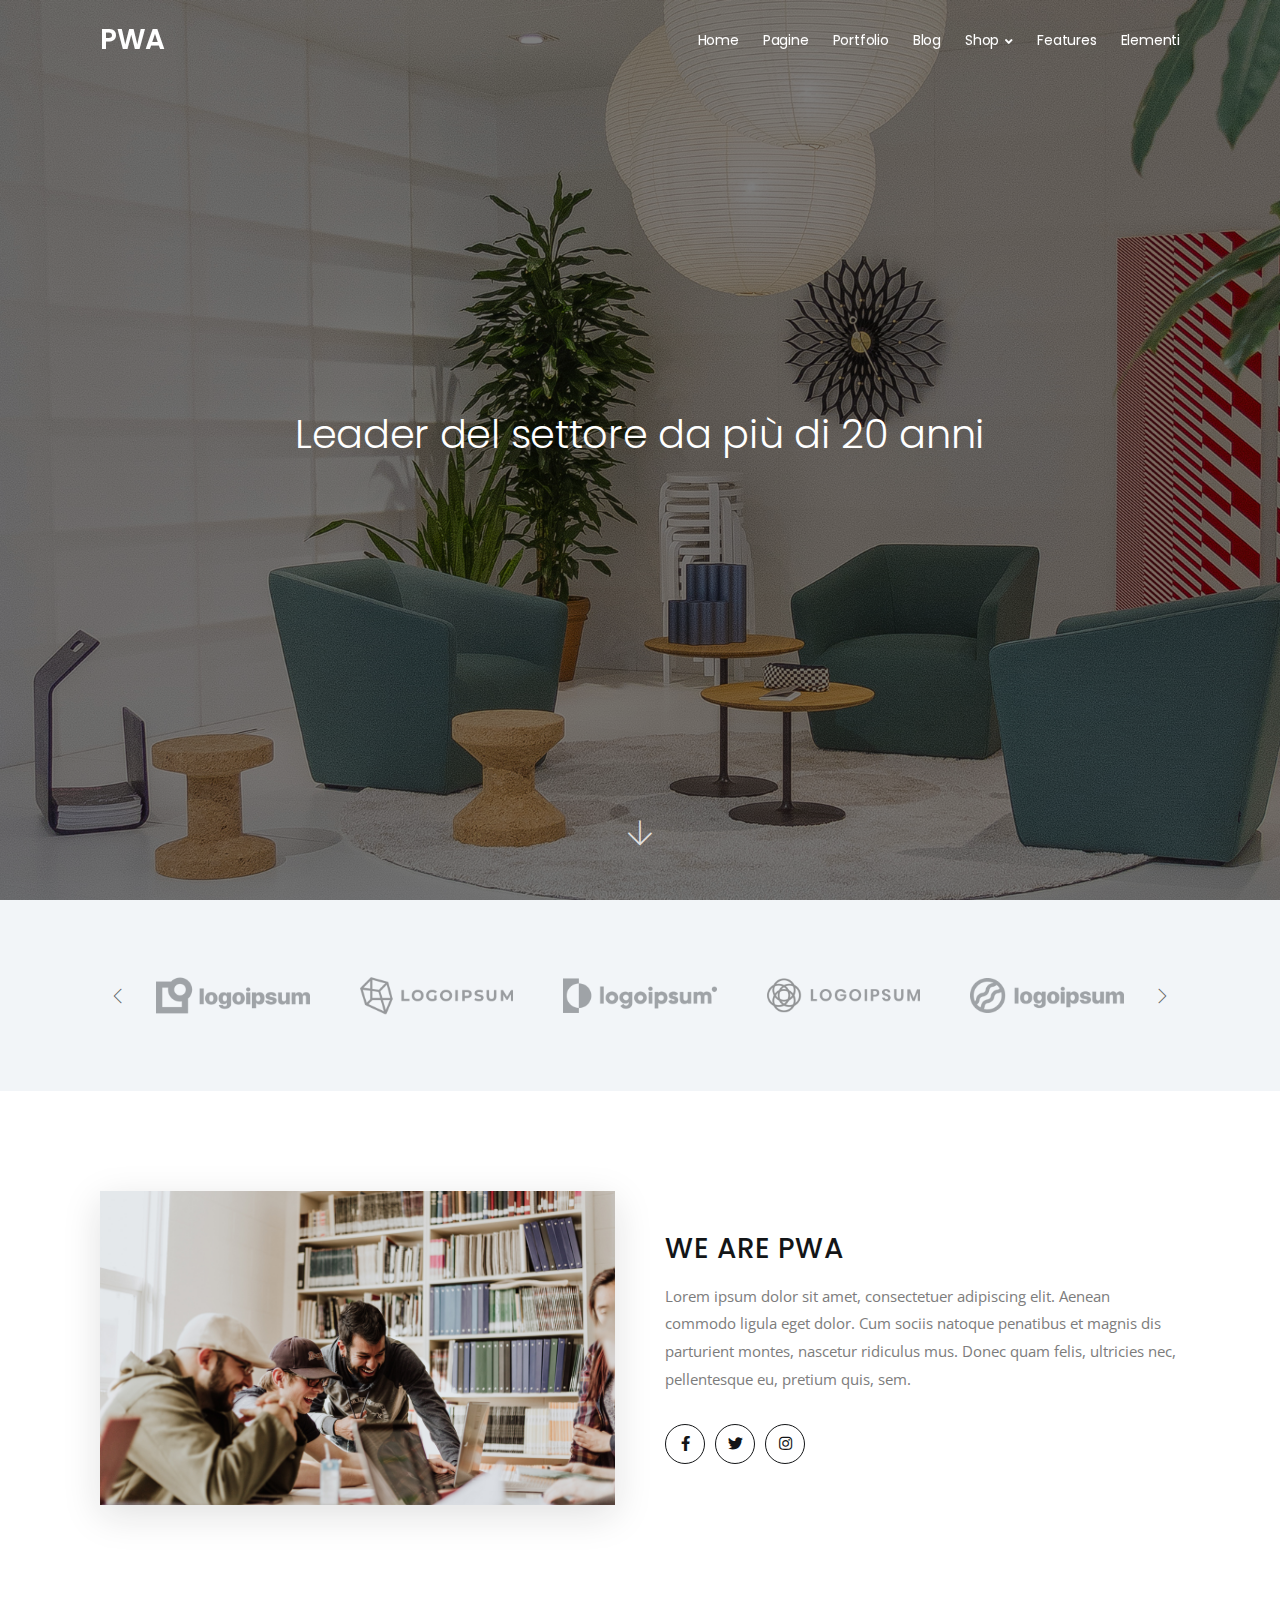
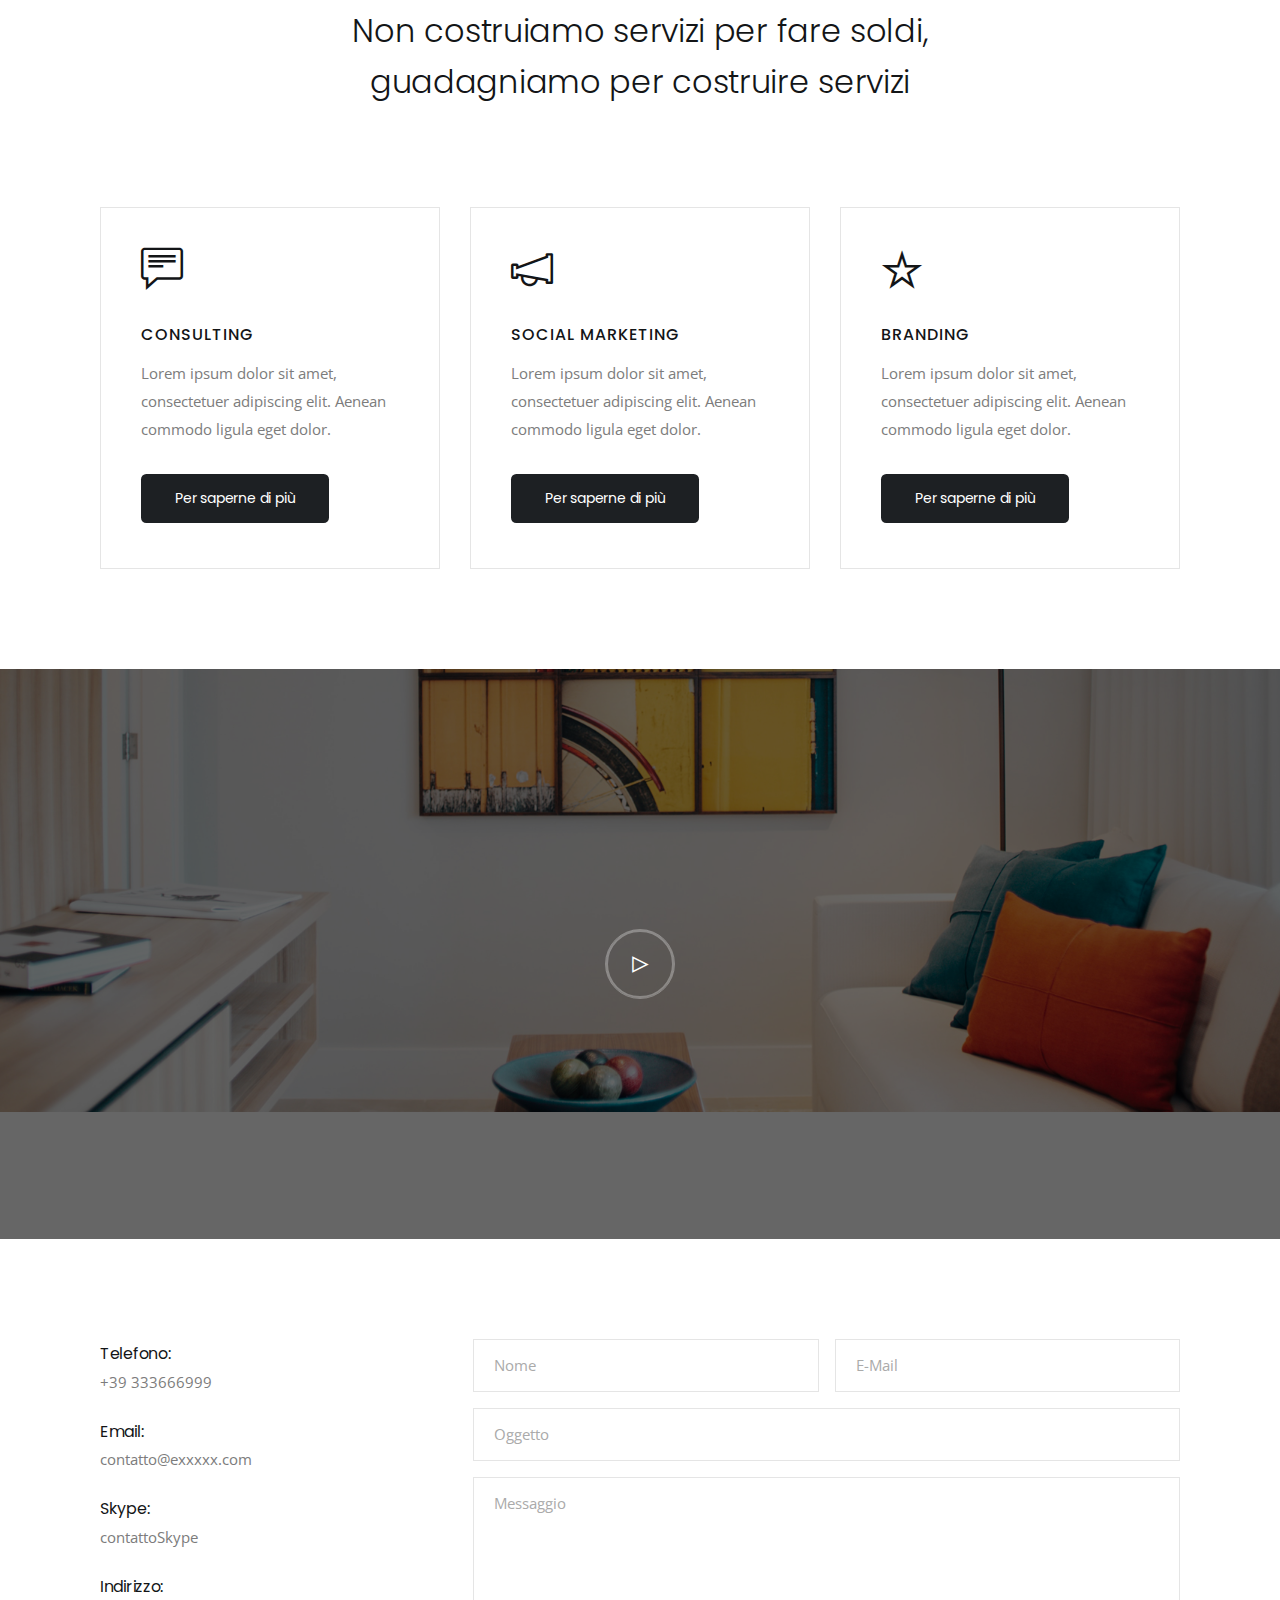
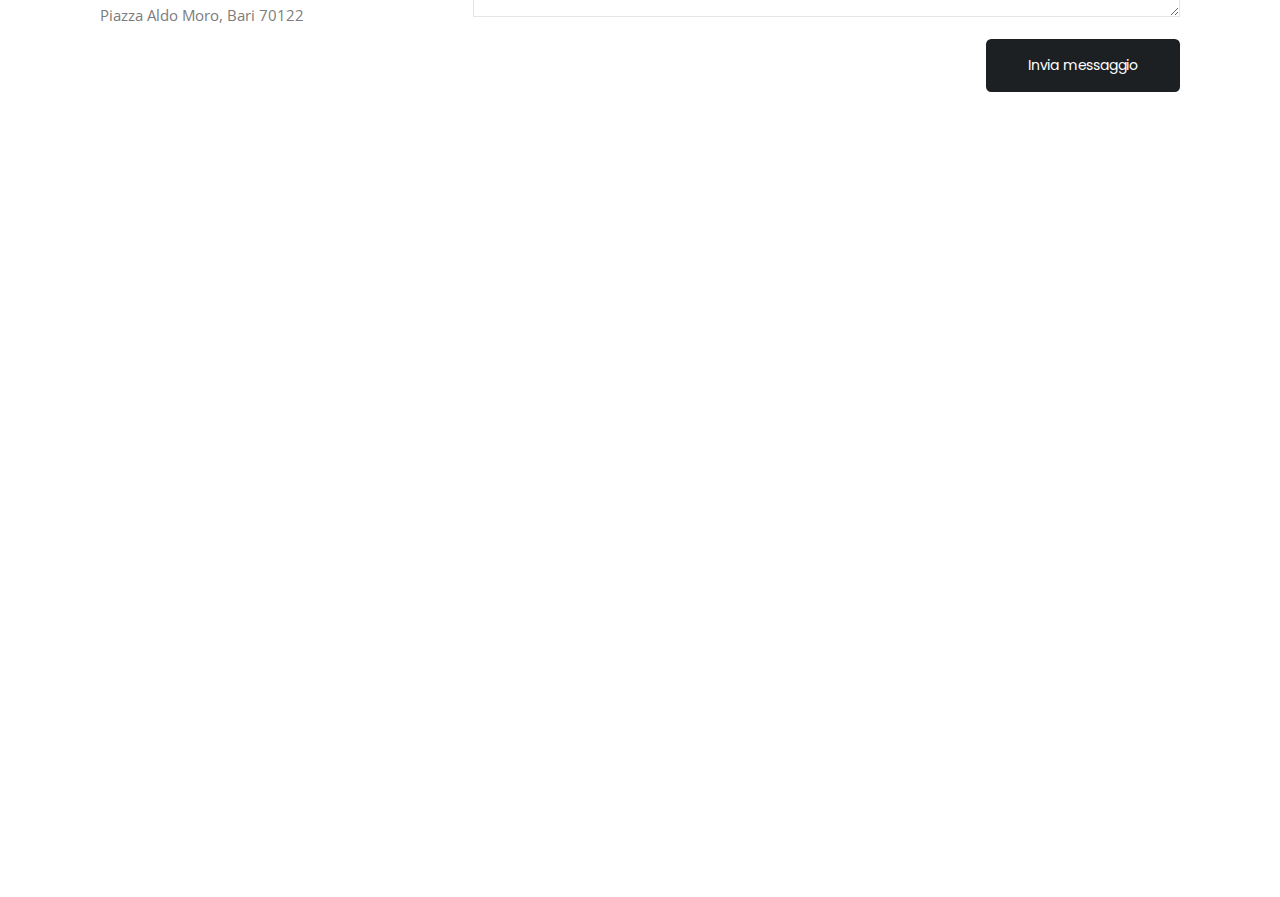
<file: home/index.html>
<!DOCTYPE html>
<html lang="en">
	
<head>
		<meta charset="utf-8">
		<meta name="viewport" content="width=device-width, initial-scale=1, shrink-to-fit=no">
		<meta name="description" content="">
        <meta name="keywords" content="">
		<title>PWA</title>
		<!-- Favicon -->
        <link href="../assets/images/favicon.png" rel="shortcut icon">
		
		<!-- App Icons -->
		<link rel="apple-touch-icon" sizes="57x57" href="../assets/images/icons/apple-icon-57x57.png">
		<link rel="apple-touch-icon" sizes="60x60" href="../assets/images/icons/apple-icon-60x60.png">
		<link rel="apple-touch-icon" sizes="72x72" href="../assets/images/icons/apple-icon-72x72.png">
		<link rel="apple-touch-icon" sizes="76x76" href="../assets/images/icons/apple-icon-76x76.png">
		<link rel="apple-touch-icon" sizes="114x114" href="../assets/images/icons/apple-icon-114x114.png">
		<link rel="apple-touch-icon" sizes="120x120" href="../assets/images/icons/apple-icon-120x120.png">
		<link rel="apple-touch-icon" sizes="144x144" href="../assets/images/icons/apple-icon-144x144.png">
		<link rel="apple-touch-icon" sizes="152x152" href="../assets/images/icons/apple-icon-152x152.png">
		<link rel="apple-touch-icon" sizes="180x180" href="../assets/images/icons/apple-icon-180x180.png">
		<link rel="icon" type="image/png" sizes="192x192" href="../assets/images/icons/android-icon-192x192.png">
		<link rel="icon" type="image/png" sizes="512x512" href="../assets/images/icons/android-icon-512x512.png">
		<link rel="icon" type="image/png" sizes="32x32" href="../assets/images/icons/favicon-32x32.png">
		<link rel="icon" type="image/png" sizes="96x96" href="../assets/images/icons/favicon-96x96.png">
		<link rel="icon" type="image/png" sizes="16x16" href="../assets/images/icons/favicon-16x16.png">
		<link rel="manifest" href="manifest.json">
		<meta name="msapplication-TileColor" content="#ffffff">
		<meta name="msapplication-TileImage" content="../assets/images/icons/ms-icon-144x144.png">
		<meta name="theme-color" content="#ffc648" />

		<!-- CSS -->
		<link href="../assets/plugins/bootstrap/bootstrap.min.css" rel="stylesheet">
		<link href="../assets/plugins/owl-carousel/owl.carousel.min.css" rel="stylesheet">
		<link href="../assets/plugins/owl-carousel/owl.theme.default.min.css" rel="stylesheet">
		<link href="../assets/plugins/magnific-popup/magnific-popup.min.css" rel="stylesheet">
		<link href="../assets/plugins/sal/sal.min.css" rel="stylesheet">
		<link href="../assets/css/theme.min.css" rel="stylesheet">
		<!-- Fonts/Icons -->
		<link href="../assets/plugins/font-awesome/css/all.css" rel="stylesheet">
		<link href="../assets/plugins/themify/themify-icons.min.css" rel="stylesheet">
		<link href="../assets/plugins/simple-line-icons/css/simple-line-icons.css" rel="stylesheet">
	</head>
	<body data-preloader="1">

		

		<!-- Header -->
		<div class="header absolute-light sticky-autohide">
			<div class="container">
				<!-- Logo -->
				<div class="header-logo">
					<h3><a href="index.html">PWA</a></h3>
				</div>
				<!-- Menu -->
				<div class="header-menu">
					<ul class="nav">
						<li class="nav-item">
							<a class="nav-link" href="index.html">Home</a>
							
						</li>
						<li class="nav-item">
							<a class="nav-link" href="#">Pagine</a>
							
						</li>
						<li class="nav-item">
							<a class="nav-link" href="#">Portfolio</a>
							
						</li>
						<li class="nav-item">
							<a class="nav-link" href="#">Blog</a>
							
						</li>
						<li class="nav-item">
							<a class="nav-link" href="#">Shop</a>
							<ul class="nav-dropdown">
								<li class="nav-dropdown-item">
									<a class="nav-dropdown-link" href="product-listing.html">Lista dei prodotti</a>
								</li>
								<li class="nav-dropdown-item">
									<a class="nav-dropdown-link" href="product-single.html">Smart Watch</a>
								</li>
								
								<li class="nav-dropdown-item">
									<a class="nav-dropdown-link" href="checkout.html">Checkout</a>
								</li>
								
							</ul>
						</li>
						<li class="nav-item">
							<a class="nav-link" href="#">Features</a>
							
						</li>
						<li class="nav-item">
							<a class="nav-link" href="#">Elementi</a>
							
						</li>
					</ul>
				</div>
				<!-- Menu Toggle -->
				<button class="header-toggle">
					<span></span>
				</button>
			</div><!-- end container -->
		</div>
		<!-- end Header -->

		<!-- Scroll to top button -->
		<div class="scrolltotop">
			<a class="button-circle button-circle-sm button-circle-dark" href="#"><i class="ti-arrow-up"></i></a>
		</div>
		<!-- end Scroll to top button -->
		
		<!-- Hero section -->
		<div class="section-fullscreen bg-image parallax" data-bg-src="../assets/images/business-minimal-home.jpg">
			<div class="bg-black-05">
				<div class="container text-center">
					<div class="position-middle">
						<div class="row">
							<div class="col-12 col-md-10 offset-md-1 col-lg-8 offset-lg-2">
								<h1 class="font-weight-light line-height-160 margin-0">Leader del settore da più di 20 anni</h1>
							</div>
						</div><!-- end row -->
					</div>
					<div class="position-bottom icon-2xl margin-bottom-20">
						<a href="#about"><i class="ti-arrow-down"></i></a>
					</div>
				</div><!-- end container -->
			</div><!-- end bg-black-* -->
		</div>
		<!-- end Hero section -->

		<!-- Clients section -->
		<div class="section-sm bg-grey-lighter">
			<div class="container">
				<div class="owl-carousel" data-owl-nav="true" data-owl-dots="false" data-owl-margin="50" data-owl-autoplay="true" data-owl-xs="1" data-owl-sm="2" data-owl-md="3" data-owl-lg="4" data-owl-xl="5">
					<div class="client-box">
						<a href="#"><img src="../assets/images/client-1.png" alt=""></a>
					</div>
					<div class="client-box">
						<a href="#"><img src="../assets/images/client-2.png" alt=""></a>
					</div>
					<div class="client-box">
						<a href="#"><img src="../assets/images/client-3.png" alt=""></a>
					</div>
					<div class="client-box">
						<a href="#"><img src="../assets/images/client-4.png" alt=""></a>
					</div>
					<div class="client-box">
						<a href="#"><img src="../assets/images/client-5.png" alt=""></a>
					</div>
					<div class="client-box">
						<a href="#"><img src="../assets/images/client-6.png" alt=""></a>
					</div>
					<div class="client-box">
						<a href="#"><img src="../assets/images/client-7.png" alt=""></a>
					</div>
				</div><!-- end owl-carousel -->
			</div><!-- end container -->
		</div>
		<!-- end Clients section -->

		<!-- About section -->
		<div id="about" class="section">
			<div class="container">
				<div class="row col-spacing-50 align-items-center">
					<div class="col-12 col-lg-6">
						<img class="box-shadow-with-hover" src="../assets/images/corporate-clean-gallery-2.jpg" alt="">
					</div>
					<div class="col-12 col-lg-6">
						<h3 class="font-weight-medium uppercase letter-spacing-1">We Are PWA</h3>
						<p>Lorem ipsum dolor sit amet, consectetuer adipiscing elit. Aenean commodo ligula eget dolor. Cum sociis natoque penatibus et magnis dis parturient montes, nascetur ridiculus mus. Donec quam felis, ultricies nec, pellentesque eu, pretium quis, sem.</p>
						<ul class="list-inline-sm margin-top-30">
							<li>
								<a class="button-circle button-circle-sm button-circle-outline-dark button-circle-hover-slide" href="#">
									<i class="fab fa-facebook-f"></i>
									<i class="fab fa-facebook-f"></i>
								</a>
							</li>
							<li>
								<a class="button-circle button-circle-sm button-circle-outline-dark button-circle-hover-slide" href="#">
									<i class="fab fa-twitter"></i>
									<i class="fab fa-twitter"></i>
								</a>
							</li>
							<li>
								<a class="button-circle button-circle-sm button-circle-outline-dark button-circle-hover-slide" href="#">
									<i class="fab fa-instagram"></i>
									<i class="fab fa-instagram"></i>
								</a>
							</li>
						</ul>
					</div>
				</div><!-- end row -->
			</div><!-- end container -->
		</div>
		<!-- end About section -->

		<div class="container text-center">
			<div class="row">
				<div class="col-12 col-md-10 offset-md-1 col-lg-8 offset-lg-2">
					<h2 class="font-weight-light line-height-160 margin-0">Non costruiamo servizi per fare soldi, guadagniamo per costruire servizi</h2>
				</div>
			</div><!-- end row -->
		</div><!-- end container -->

		<!-- Services section -->
		<div class="section">
			<div class="container">
				<div class="row icon-5xl">
					<div class="col-12 col-lg-4">
						<div class="border-all padding-40">
							<i class="ti-comment-alt text-dark margin-bottom-30"></i>
							<h6 class="font-weight-medium uppercase">Consulting</h6>
							<p>Lorem ipsum dolor sit amet, consectetuer adipiscing elit. Aenean commodo ligula eget dolor.</p>
							<a class="button button-md button-dark button-radius button-font-2 margin-top-30" href="#">Per saperne di più</a>
						</div>
					</div>
					<div class="col-12 col-lg-4">
						<div class="border-all padding-40">
							<i class="ti-announcement text-dark margin-bottom-30"></i>
							<h6 class="font-weight-medium uppercase">Social Marketing</h6>
							<p>Lorem ipsum dolor sit amet, consectetuer adipiscing elit. Aenean commodo ligula eget dolor.</p>
							<a class="button button-md button-dark button-radius button-font-2 margin-top-30" href="#">Per saperne di più</a>
						</div>
					</div>
					<div class="col-12 col-lg-4">
						<div class="border-all padding-40">
							<i class="ti-star text-dark margin-bottom-30"></i>
							<h6 class="font-weight-medium uppercase">Branding</h6>
							<p>Lorem ipsum dolor sit amet, consectetuer adipiscing elit. Aenean commodo ligula eget dolor.</p>
							<a class="button button-md button-dark button-radius button-font-2 margin-top-30" href="#">Per saperne di più</a>
						</div>
					</div>
				</div><!-- end row -->
			</div><!-- end container -->
		</div>
		<!-- end Services setion -->

		<!-- Parallax section -->
		<div class="section-2xl bg-image parallax" data-bg-src="../assets/images/business-minimal-parallax.jpg">
			<div class="bg-black-06">
				<div class="container text-center">
					<a class="button-circle button-circle-xl button-circle-outline-white button-hover-shrink button-circle-animation-drop icon-xl margin-top-20 lightbox-media-link" href="https://www.youtube.com/watch?v=W-j4QGAgNu8"><i class="ti-control-play"></i></a>
				</div><!-- end container -->
			</div>
		</div>
		<!-- end Parallax section -->

		<!-- Contact section -->
		<div class="section">
			<div class="container">
				<div class="row col-spacing-40">
					<div class="col-12 col-lg-4">
						<div>
							<h6 class="font-weight-normal margin-0">Telefono:</h6>
							<p>+39 333666999</p>
						</div>
						<div class="margin-top-20">
							<h6 class="font-weight-normal margin-0">Email:</h6>
							<p>contatto@exxxxx.com</p>
						</div>
						<div class="margin-top-20">
							<h6 class="font-weight-normal margin-0">Skype:</h6>
							<p>contattoSkype</p>
						</div>
						<div class="margin-top-20">
							<h6 class="font-weight-normal margin-0">Indirizzo:</h6>
							<p>Piazza Aldo Moro, Bari 70122</p>
						</div>
					</div>
					<div class="col-12 col-lg-8 text-lg-right">
						<div class="contact-form">
							<form method="post" id="contactform">
								<div class="form-row">
									<div class="col-12 col-sm-6">
										<input type="text" id="name" name="name" placeholder="Nome" required>
									</div>
									<div class="col-12 col-sm-6">
										<input type="email" id="email" name="email" placeholder="E-Mail" required>
									</div>
								</div>
								<input type="text" id="subject" name="subject" placeholder="Oggetto" required>
								<textarea name="message" id="message" placeholder="Messaggio"></textarea>
								<button class="button button-lg button-radius button-dark button-font-2" type="submit">Invia messaggio</button>
							</form>
							<!-- Submit result -->
							<div class="submit-result">
								<span id="success">Grazie! Il tuo messaggio è stato inviato. </span>
								<span id="error">Qualcosa è andato storto! Per favore, riprova. </span>
							</div>
						</div><!-- end contact-form -->
					</div>
				</div><!-- end row -->
			</div><!-- end container -->
		</div>
		<!-- end Contact section -->

		<!-- Google Maps -->
		<div class="section padding-top-0">
			<div class="container">
				<iframe src="https://www.google.com/maps/embed?pb=!1m18!1m12!1m3!1d7148.942872747459!2d16.87139550212751!3d41.11792756864314!2m3!1f0!2f0!3f0!3m2!1i1024!2i768!4f13.1!3m3!1m2!1s0x1347e85ebb19e6eb%3A0xe02547a82d55e5d7!2sStazione%20di%20Bari%20centrale!5e0!3m2!1sen!2sit!4v1638407766717!5m2!1sen!2sit" width="600" height="600" style="border:0;" ></iframe>
			</div><!-- end container -->
		</div>
		<!-- end Google Maps -->


		<!-- ***** JAVASCRIPTS ***** -->
		<script src="../assets/plugins/jquery.min.js"></script>
		<script src="https://polyfill.io/v3/polyfill.js?features=IntersectionObserver"></script>
		<script src="../assets/plugins/plugins.js"></script>
		<script src="../assets/js/functions.min.js"></script>
		<script src="../assets/js/app.js"></script>

	</body>

</html>
</file>
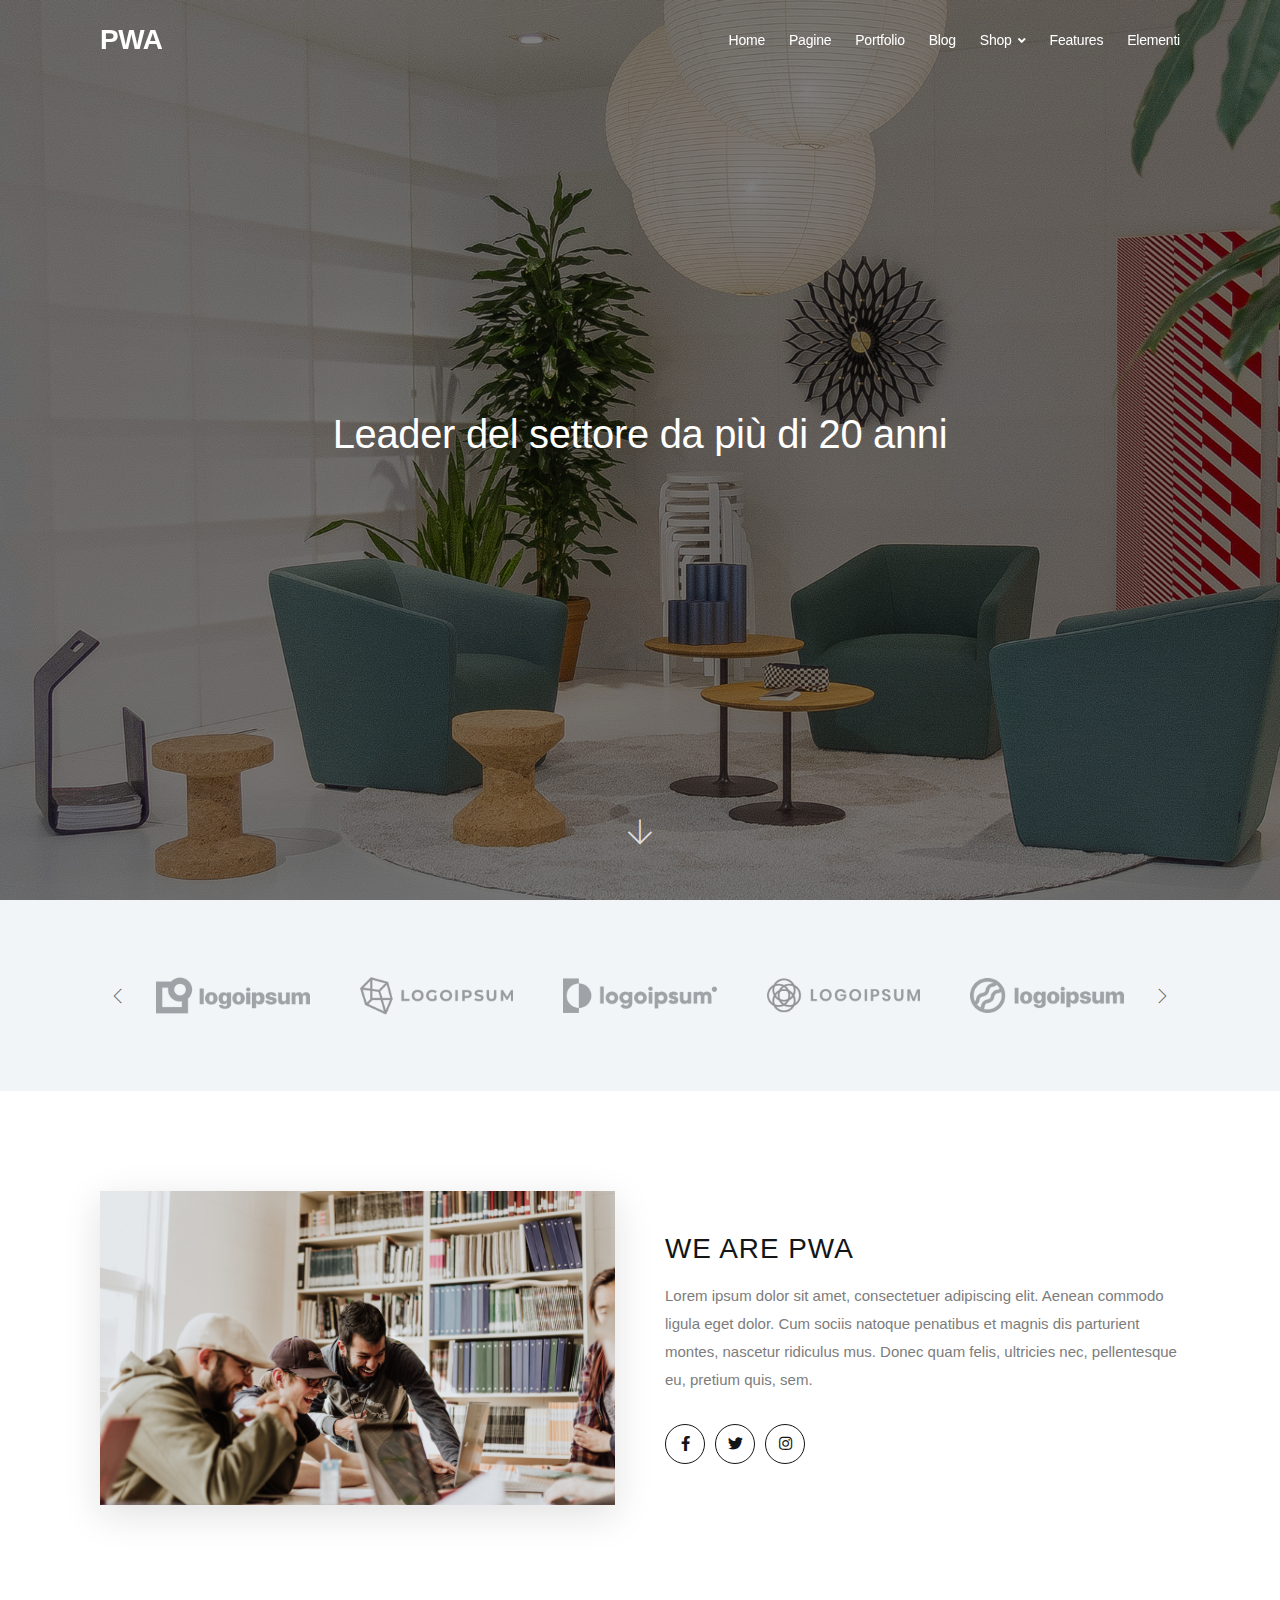
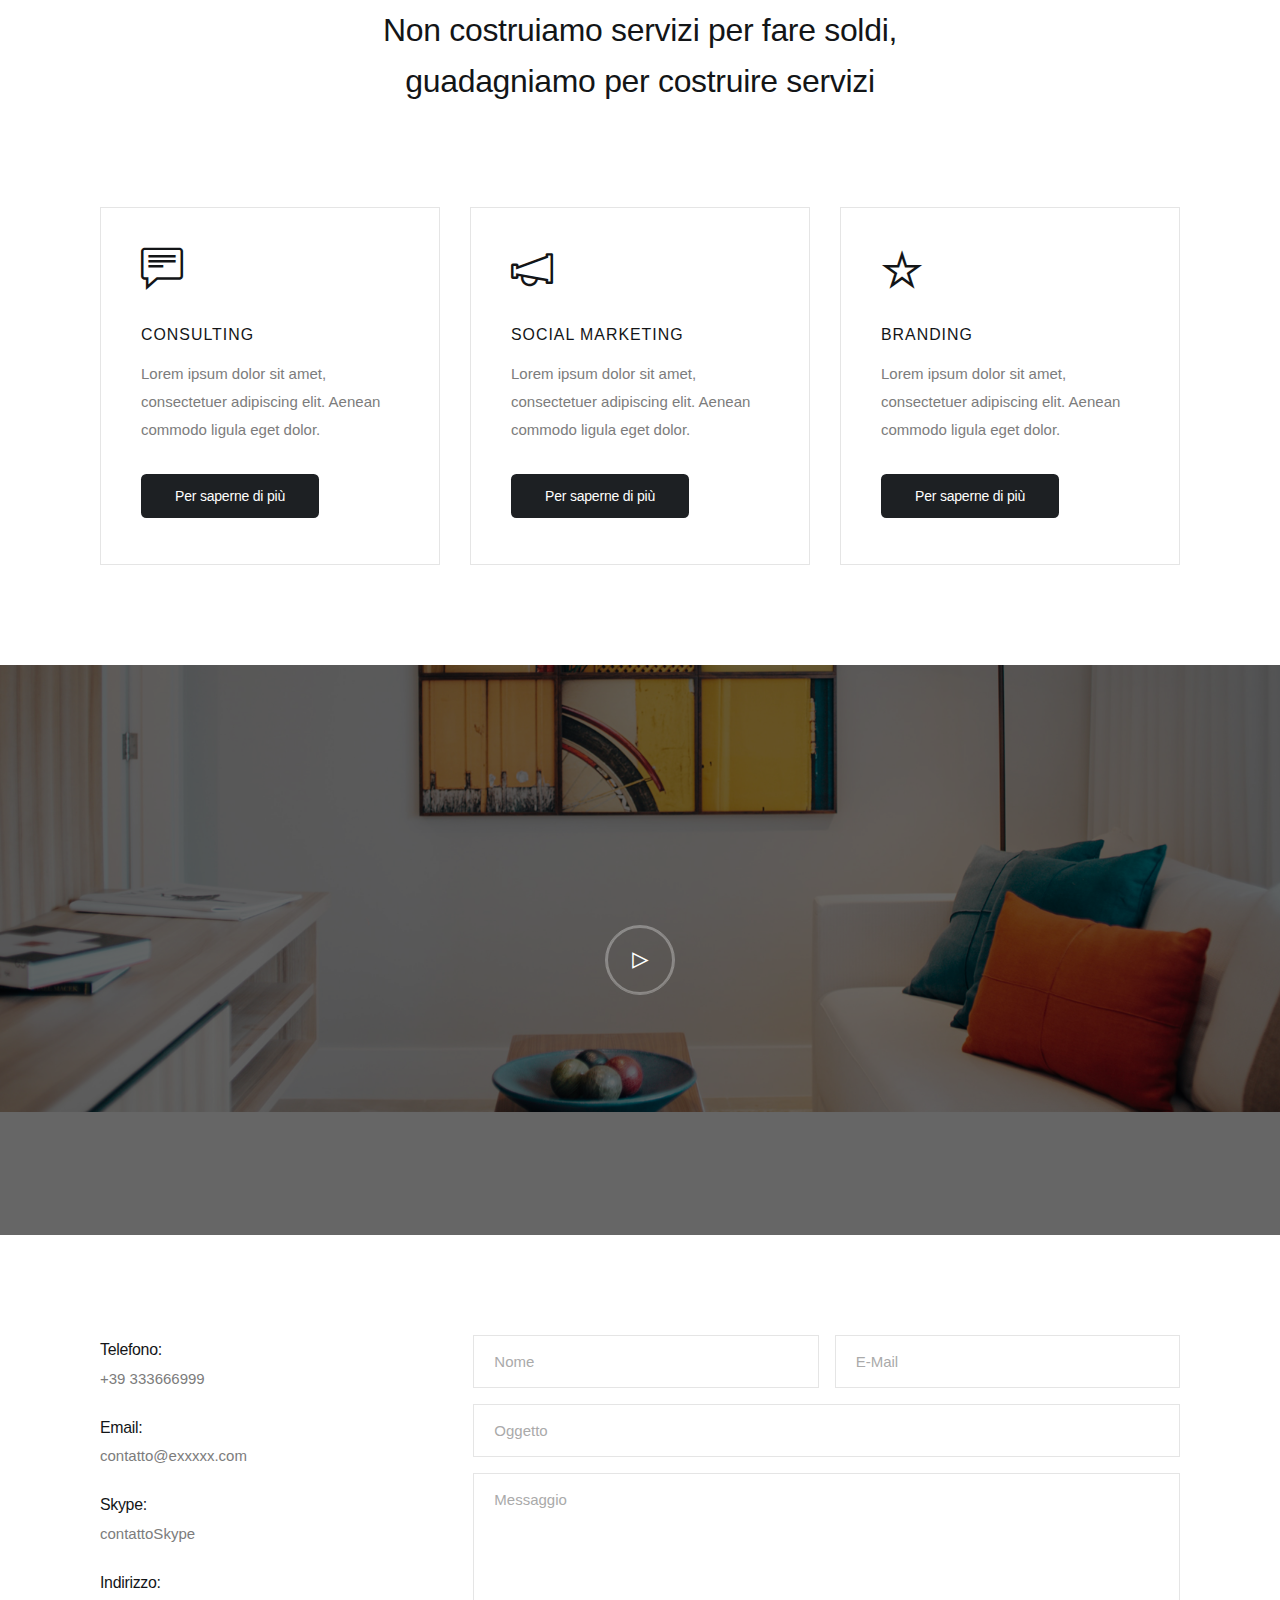
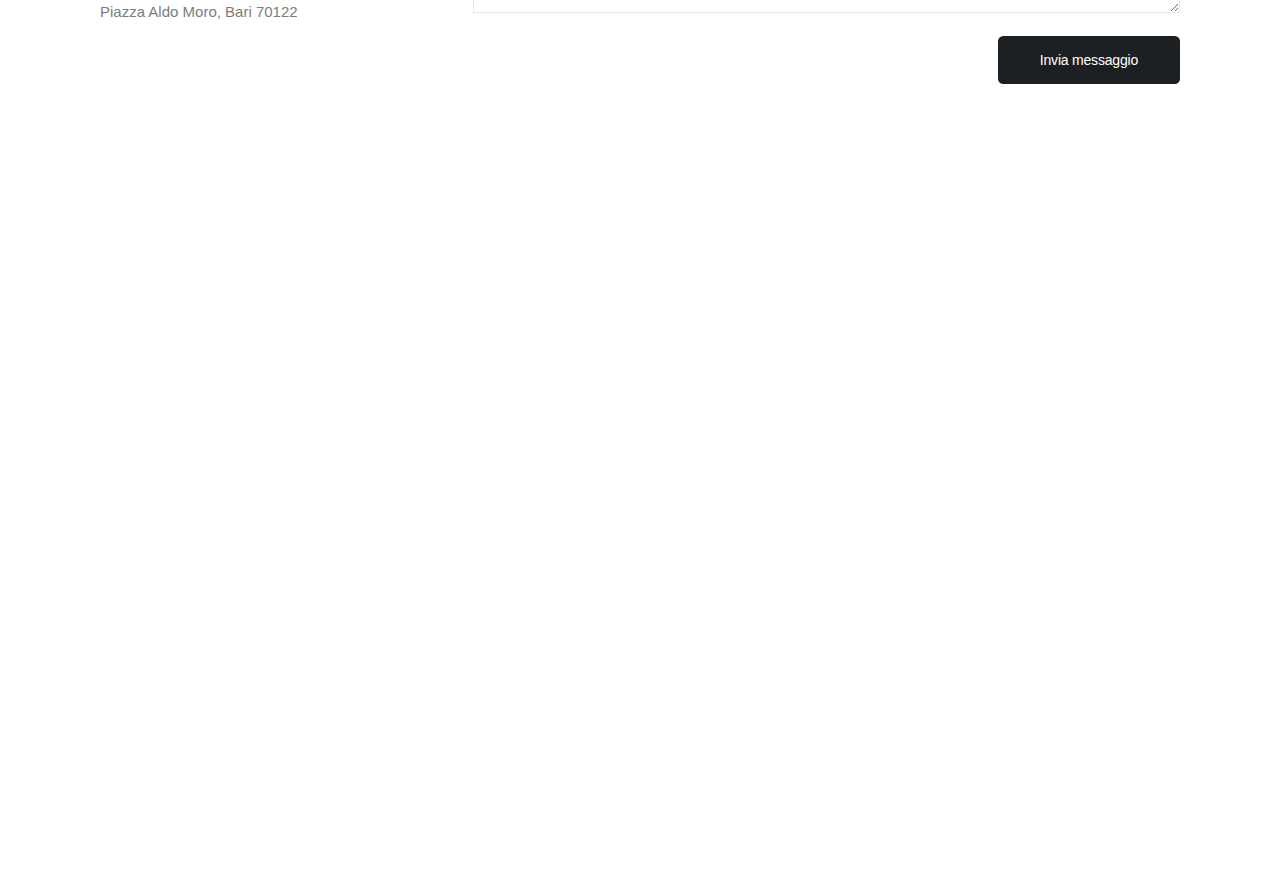
<file: home/business-2.html>
<!DOCTYPE html>
<html lang="en">
	
<head>
		<meta charset="utf-8">
		<meta name="viewport" content="width=device-width, initial-scale=1, shrink-to-fit=no">
		<meta name="description" content="">
        <meta name="keywords" content="">
		<title>PWA</title>
		<!-- Favicon -->
        <link href="../assets/images/favicon.png" rel="shortcut icon">
		
		<!-- App Icons -->
		<link rel="apple-touch-icon" sizes="57x57" href="../assets/images/icons/apple-icon-57x57.png">
		<link rel="apple-touch-icon" sizes="60x60" href="../assets/images/icons/apple-icon-60x60.png">
		<link rel="apple-touch-icon" sizes="72x72" href="../assets/images/icons/apple-icon-72x72.png">
		<link rel="apple-touch-icon" sizes="76x76" href="../assets/images/icons/apple-icon-76x76.png">
		<link rel="apple-touch-icon" sizes="114x114" href="../assets/images/icons/apple-icon-114x114.png">
		<link rel="apple-touch-icon" sizes="120x120" href="../assets/images/icons/apple-icon-120x120.png">
		<link rel="apple-touch-icon" sizes="144x144" href="../assets/images/icons/apple-icon-144x144.png">
		<link rel="apple-touch-icon" sizes="152x152" href="../assets/images/icons/apple-icon-152x152.png">
		<link rel="apple-touch-icon" sizes="180x180" href="../assets/images/icons/apple-icon-180x180.png">
		<link rel="icon" type="image/png" sizes="192x192" href="../assets/images/icons/android-icon-192x192.png">
		<link rel="icon" type="image/png" sizes="512x512" href="../assets/images/icons/android-icon-512x512.png">
		<link rel="icon" type="image/png" sizes="32x32" href="../assets/images/icons/favicon-32x32.png">
		<link rel="icon" type="image/png" sizes="96x96" href="../assets/images/icons/favicon-96x96.png">
		<link rel="icon" type="image/png" sizes="16x16" href="../assets/images/icons/favicon-16x16.png">
		<link rel="manifest" href="manifest.json">
		<meta name="msapplication-TileColor" content="#ffffff">
		<meta name="msapplication-TileImage" content="../assets/images/icons/ms-icon-144x144.png">
		<meta name="theme-color" content="#ffc648" />

		<!-- CSS -->
		<link href="../assets/plugins/bootstrap/bootstrap.min.css" rel="stylesheet">
		<link href="../assets/plugins/owl-carousel/owl.carousel.min.css" rel="stylesheet">
		<link href="../assets/plugins/owl-carousel/owl.theme.default.min.css" rel="stylesheet">
		<link href="../assets/plugins/magnific-popup/magnific-popup.min.css" rel="stylesheet">
		<link href="../assets/plugins/sal/sal.min.css" rel="stylesheet">
		<link href="../assets/css/theme.min.css" rel="stylesheet">
		<!-- Fonts/Icons -->
		<link href="../assets/plugins/font-awesome/css/all.css" rel="stylesheet">
		<link href="../assets/plugins/themify/themify-icons.min.css" rel="stylesheet">
		<link href="../assets/plugins/simple-line-icons/css/simple-line-icons.css" rel="stylesheet">
	</head>
	<body data-preloader="1">

		

		<!-- Header -->
		<div class="header absolute-light sticky-autohide">
			<div class="container">
				<!-- Logo -->
				<div class="header-logo">
					<h3><a href="business-2.html">PWA</a></h3>
				</div>
				<!-- Menu -->
				<div class="header-menu">
					<ul class="nav">
						<li class="nav-item">
							<a class="nav-link" href="business-2.html">Home</a>
							
						</li>
						<li class="nav-item">
							<a class="nav-link" href="#">Pagine</a>
							
						</li>
						<li class="nav-item">
							<a class="nav-link" href="#">Portfolio</a>
							
						</li>
						<li class="nav-item">
							<a class="nav-link" href="#">Blog</a>
							
						</li>
						<li class="nav-item">
							<a class="nav-link" href="#">Shop</a>
							<ul class="nav-dropdown">
								<li class="nav-dropdown-item">
									<a class="nav-dropdown-link" href="product-listing.html">Lista dei prodotti</a>
								</li>
								<li class="nav-dropdown-item">
									<a class="nav-dropdown-link" href="product-single.html">Smart Watch</a>
								</li>
								
								<li class="nav-dropdown-item">
									<a class="nav-dropdown-link" href="checkout.html">Checkout</a>
								</li>
								
							</ul>
						</li>
						<li class="nav-item">
							<a class="nav-link" href="#">Features</a>
							
						</li>
						<li class="nav-item">
							<a class="nav-link" href="#">Elementi</a>
							
						</li>
					</ul>
				</div>
				<!-- Menu Toggle -->
				<button class="header-toggle">
					<span></span>
				</button>
			</div><!-- end container -->
		</div>
		<!-- end Header -->

		<!-- Scroll to top button -->
		<div class="scrolltotop">
			<a class="button-circle button-circle-sm button-circle-dark" href="#"><i class="ti-arrow-up"></i></a>
		</div>
		<!-- end Scroll to top button -->
		
		<!-- Hero section -->
		<div class="section-fullscreen bg-image parallax" data-bg-src="../assets/images/business-minimal-home.jpg">
			<div class="bg-black-05">
				<div class="container text-center">
					<div class="position-middle">
						<div class="row">
							<div class="col-12 col-md-10 offset-md-1 col-lg-8 offset-lg-2">
								<h1 class="font-weight-light line-height-160 margin-0">Leader del settore da più di 20 anni</h1>
							</div>
						</div><!-- end row -->
					</div>
					<div class="position-bottom icon-2xl margin-bottom-20">
						<a href="#about"><i class="ti-arrow-down"></i></a>
					</div>
				</div><!-- end container -->
			</div><!-- end bg-black-* -->
		</div>
		<!-- end Hero section -->

		<!-- Clients section -->
		<div class="section-sm bg-grey-lighter">
			<div class="container">
				<div class="owl-carousel" data-owl-nav="true" data-owl-dots="false" data-owl-margin="50" data-owl-autoplay="true" data-owl-xs="1" data-owl-sm="2" data-owl-md="3" data-owl-lg="4" data-owl-xl="5">
					<div class="client-box">
						<a href="#"><img src="../assets/images/client-1.png" alt=""></a>
					</div>
					<div class="client-box">
						<a href="#"><img src="../assets/images/client-2.png" alt=""></a>
					</div>
					<div class="client-box">
						<a href="#"><img src="../assets/images/client-3.png" alt=""></a>
					</div>
					<div class="client-box">
						<a href="#"><img src="../assets/images/client-4.png" alt=""></a>
					</div>
					<div class="client-box">
						<a href="#"><img src="../assets/images/client-5.png" alt=""></a>
					</div>
					<div class="client-box">
						<a href="#"><img src="../assets/images/client-6.png" alt=""></a>
					</div>
					<div class="client-box">
						<a href="#"><img src="../assets/images/client-7.png" alt=""></a>
					</div>
				</div><!-- end owl-carousel -->
			</div><!-- end container -->
		</div>
		<!-- end Clients section -->

		<!-- About section -->
		<div id="about" class="section">
			<div class="container">
				<div class="row col-spacing-50 align-items-center">
					<div class="col-12 col-lg-6">
						<img class="box-shadow-with-hover" src="../assets/images/corporate-clean-gallery-2.jpg" alt="">
					</div>
					<div class="col-12 col-lg-6">
						<h3 class="font-weight-medium uppercase letter-spacing-1">We Are PWA</h3>
						<p>Lorem ipsum dolor sit amet, consectetuer adipiscing elit. Aenean commodo ligula eget dolor. Cum sociis natoque penatibus et magnis dis parturient montes, nascetur ridiculus mus. Donec quam felis, ultricies nec, pellentesque eu, pretium quis, sem.</p>
						<ul class="list-inline-sm margin-top-30">
							<li>
								<a class="button-circle button-circle-sm button-circle-outline-dark button-circle-hover-slide" href="#">
									<i class="fab fa-facebook-f"></i>
									<i class="fab fa-facebook-f"></i>
								</a>
							</li>
							<li>
								<a class="button-circle button-circle-sm button-circle-outline-dark button-circle-hover-slide" href="#">
									<i class="fab fa-twitter"></i>
									<i class="fab fa-twitter"></i>
								</a>
							</li>
							<li>
								<a class="button-circle button-circle-sm button-circle-outline-dark button-circle-hover-slide" href="#">
									<i class="fab fa-instagram"></i>
									<i class="fab fa-instagram"></i>
								</a>
							</li>
						</ul>
					</div>
				</div><!-- end row -->
			</div><!-- end container -->
		</div>
		<!-- end About section -->

		<div class="container text-center">
			<div class="row">
				<div class="col-12 col-md-10 offset-md-1 col-lg-8 offset-lg-2">
					<h2 class="font-weight-light line-height-160 margin-0">Non costruiamo servizi per fare soldi, guadagniamo per costruire servizi</h2>
				</div>
			</div><!-- end row -->
		</div><!-- end container -->

		<!-- Services section -->
		<div class="section">
			<div class="container">
				<div class="row icon-5xl">
					<div class="col-12 col-lg-4">
						<div class="border-all padding-40">
							<i class="ti-comment-alt text-dark margin-bottom-30"></i>
							<h6 class="font-weight-medium uppercase">Consulting</h6>
							<p>Lorem ipsum dolor sit amet, consectetuer adipiscing elit. Aenean commodo ligula eget dolor.</p>
							<a class="button button-md button-dark button-radius button-font-2 margin-top-30" href="#">Per saperne di più</a>
						</div>
					</div>
					<div class="col-12 col-lg-4">
						<div class="border-all padding-40">
							<i class="ti-announcement text-dark margin-bottom-30"></i>
							<h6 class="font-weight-medium uppercase">Social Marketing</h6>
							<p>Lorem ipsum dolor sit amet, consectetuer adipiscing elit. Aenean commodo ligula eget dolor.</p>
							<a class="button button-md button-dark button-radius button-font-2 margin-top-30" href="#">Per saperne di più</a>
						</div>
					</div>
					<div class="col-12 col-lg-4">
						<div class="border-all padding-40">
							<i class="ti-star text-dark margin-bottom-30"></i>
							<h6 class="font-weight-medium uppercase">Branding</h6>
							<p>Lorem ipsum dolor sit amet, consectetuer adipiscing elit. Aenean commodo ligula eget dolor.</p>
							<a class="button button-md button-dark button-radius button-font-2 margin-top-30" href="#">Per saperne di più</a>
						</div>
					</div>
				</div><!-- end row -->
			</div><!-- end container -->
		</div>
		<!-- end Services setion -->

		<!-- Parallax section -->
		<div class="section-2xl bg-image parallax" data-bg-src="../assets/images/business-minimal-parallax.jpg">
			<div class="bg-black-06">
				<div class="container text-center">
					<a class="button-circle button-circle-xl button-circle-outline-white button-hover-shrink button-circle-animation-drop icon-xl margin-top-20 lightbox-media-link" href="https://www.youtube.com/watch?v=W-j4QGAgNu8"><i class="ti-control-play"></i></a>
				</div><!-- end container -->
			</div>
		</div>
		<!-- end Parallax section -->

		<!-- Contact section -->
		<div class="section">
			<div class="container">
				<div class="row col-spacing-40">
					<div class="col-12 col-lg-4">
						<div>
							<h6 class="font-weight-normal margin-0">Telefono:</h6>
							<p>+39 333666999</p>
						</div>
						<div class="margin-top-20">
							<h6 class="font-weight-normal margin-0">Email:</h6>
							<p>contatto@exxxxx.com</p>
						</div>
						<div class="margin-top-20">
							<h6 class="font-weight-normal margin-0">Skype:</h6>
							<p>contattoSkype</p>
						</div>
						<div class="margin-top-20">
							<h6 class="font-weight-normal margin-0">Indirizzo:</h6>
							<p>Piazza Aldo Moro, Bari 70122</p>
						</div>
					</div>
					<div class="col-12 col-lg-8 text-lg-right">
						<div class="contact-form">
							<form method="post" id="contactform">
								<div class="form-row">
									<div class="col-12 col-sm-6">
										<input type="text" id="name" name="name" placeholder="Nome" required>
									</div>
									<div class="col-12 col-sm-6">
										<input type="email" id="email" name="email" placeholder="E-Mail" required>
									</div>
								</div>
								<input type="text" id="subject" name="subject" placeholder="Oggetto" required>
								<textarea name="message" id="message" placeholder="Messaggio"></textarea>
								<button class="button button-lg button-radius button-dark button-font-2" type="submit">Invia messaggio</button>
							</form>
							<!-- Submit result -->
							<div class="submit-result">
								<span id="success">Grazie! Il tuo messaggio è stato inviato. </span>
								<span id="error">Qualcosa è andato storto! Per favore, riprova. </span>
							</div>
						</div><!-- end contact-form -->
					</div>
				</div><!-- end row -->
			</div><!-- end container -->
		</div>
		<!-- end Contact section -->

		<!-- Google Maps -->
		<div class="section padding-top-0">
			<div class="container">
				<iframe src="https://www.google.com/maps/embed?pb=!1m18!1m12!1m3!1d7148.942872747459!2d16.87139550212751!3d41.11792756864314!2m3!1f0!2f0!3f0!3m2!1i1024!2i768!4f13.1!3m3!1m2!1s0x1347e85ebb19e6eb%3A0xe02547a82d55e5d7!2sStazione%20di%20Bari%20centrale!5e0!3m2!1sen!2sit!4v1638407766717!5m2!1sen!2sit" width="600" height="600" style="border:0;" ></iframe>
			</div><!-- end container -->
		</div>
		<!-- end Google Maps -->


		<!-- ***** JAVASCRIPTS ***** -->
		<script src="../assets/plugins/jquery.min.js"></script>
		<script src="https://polyfill.io/v3/polyfill.js?features=IntersectionObserver"></script>
		<script src="../assets/plugins/plugins.js"></script>
		<script src="../assets/js/functions.min.js"></script>
		<script src="../assets/js/app.js"></script>

	</body>

</html>
</file>
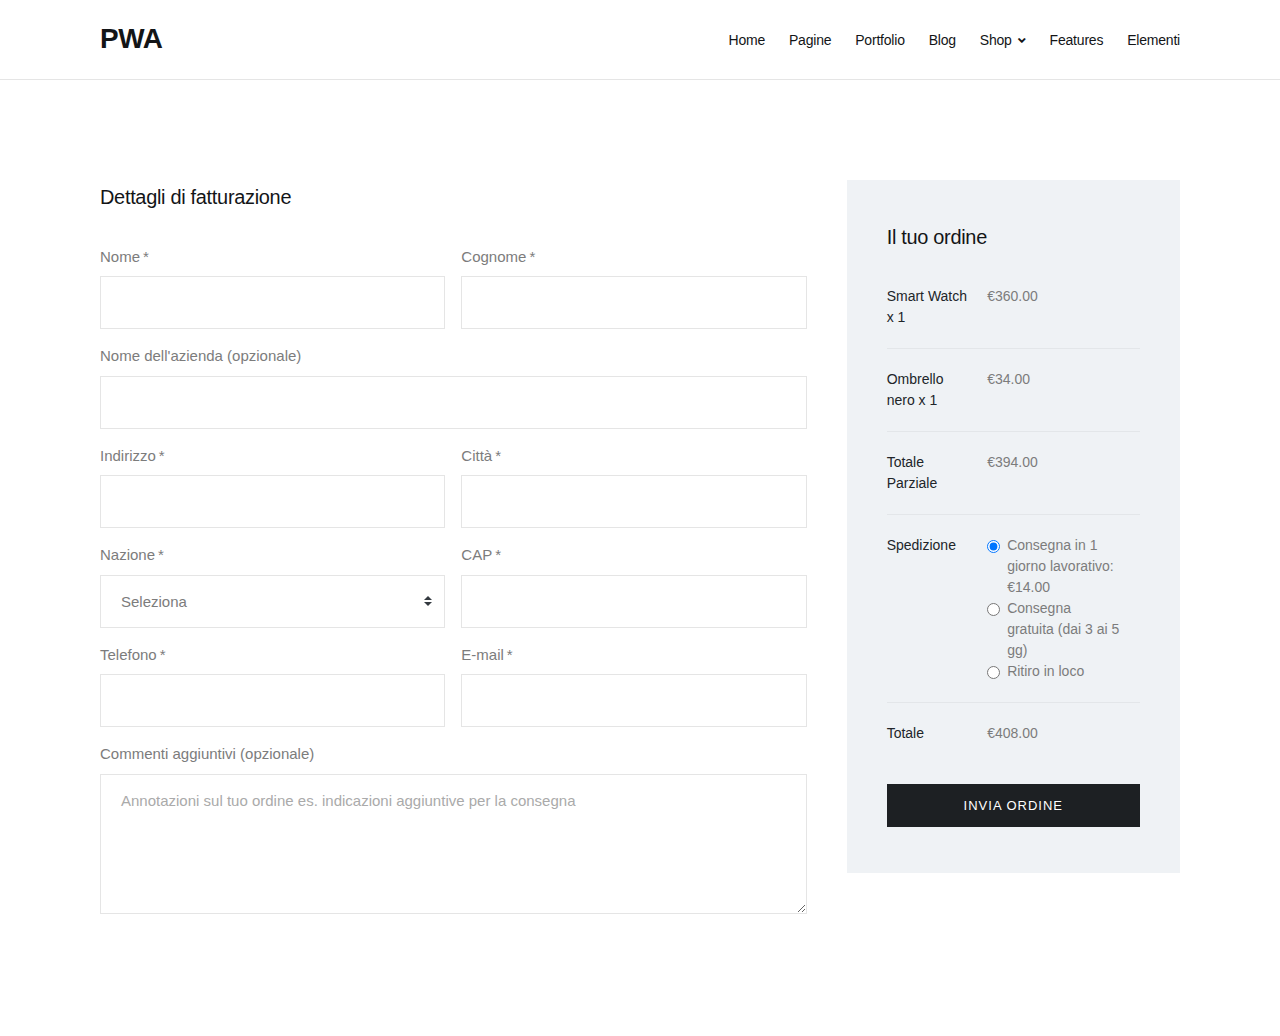
<file: home/checkout.html>
<!DOCTYPE html>
<html lang="en">
	
<head>
		<meta charset="utf-8">
		<meta name="viewport" content="width=device-width, initial-scale=1, shrink-to-fit=no">
		<meta name="description" content="">
        <meta name="keywords" content="">
		<title>PWA</title>
		<!-- Favicon -->
        <link href="../assets/images/favicon.png" rel="shortcut icon">
		<!-- CSS -->
		<link href="../assets/plugins/bootstrap/bootstrap.min.css" rel="stylesheet">
		<link href="../assets/plugins/owl-carousel/owl.carousel.min.css" rel="stylesheet">
		<link href="../assets/plugins/owl-carousel/owl.theme.default.min.css" rel="stylesheet">
		<link href="../assets/plugins/magnific-popup/magnific-popup.min.css" rel="stylesheet">
		<link href="../assets/plugins/sal/sal.min.css" rel="stylesheet">
		<link href="../assets/css/theme.min.css" rel="stylesheet">
		<!-- Fonts/Icons -->
		<link href="../assets/plugins/font-awesome/css/all.css" rel="stylesheet">
		<link href="../assets/plugins/themify/themify-icons.min.css" rel="stylesheet">
		<link href="../assets/plugins/simple-line-icons/css/simple-line-icons.css" rel="stylesheet">
	</head>
	<body data-preloader="1">

	
		<!-- Header -->
		<div class="header border-bottom">
			<div class="container">
				<!-- Logo -->
				<div class="header-logo">
					<h3><a href="index.html">PWA</a></h3>
				</div>
				<!-- Menu -->
				<div class="header-menu">
					<ul class="nav">
						<li class="nav-item">
							<a class="nav-link" href="index.html">Home</a>
							
						</li>
						<li class="nav-item">
							<a class="nav-link" href="#">Pagine</a>
							
						</li>
						<li class="nav-item">
							<a class="nav-link" href="#">Portfolio</a>
							
						</li>
						<li class="nav-item">
							<a class="nav-link" href="#">Blog</a>
							
						</li>
						<li class="nav-item">
							<a class="nav-link" href="#">Shop</a>
							<ul class="nav-dropdown">
								<li class="nav-dropdown-item">
									<a class="nav-dropdown-link" href="product-listing.html">Lista dei prodotti</a>
								</li>
								<li class="nav-dropdown-item">
									<a class="nav-dropdown-link" href="product-single.html">Smart Watch</a>
								</li>
								
								<li class="nav-dropdown-item">
									<a class="nav-dropdown-link" href="checkout.html">Checkout</a>
								</li>
								
							</ul>
						</li>
						<li class="nav-item">
							<a class="nav-link" href="#">Features</a>
							
						</li>
						<li class="nav-item">
							<a class="nav-link" href="#">Elementi</a>
							
						</li>
					</ul>
				</div>
				<!-- Menu Toggle -->
				<button class="header-toggle">
					<span></span>
				</button>
			</div><!-- end container -->
		</div>
		<!-- end Header -->

		<div class="section">
			<div class="container">
				<div class="row col-spacing-40">
					<div class="col-12 col-xl-8">
						<h5 class="font-weight-medium margin-bottom-30">Dettagli di fatturazione</h5>
						<form>
							<div class="form-row">
								<div class="col-6">
									<label class="required">Nome</label>
									<input type="text" required>
								</div>
								<div class="col-6">
									<label class="required">Cognome</label>
									<input type="text" required>
								</div>
								<div class="col-12">
									<label>Nome dell'azienda (opzionale)</label>
									<input type="text">
								</div>
								<div class="col-6">
									<label class="required">Indirizzo</label>
									<input type="text" required>
								</div>
								<div class="col-6">
									<label class="required">Città</label>
									<input type="text" required>
								</div>
								<div class="col-6">
									<label class="required">Nazione</label>
									<select class="custom-select w-100">
										<option selected>Seleziona</option>
										<option value="1">Italia</option>
										<option value="2">USA</option>
										<option value="3">UK</option>
									</select>
								</div>
								<div class="col-6">
									<label class="required">CAP</label>
									<input type="text" required>
								</div>
								<div class="col-6">
									<label class="required">Telefono</label>
									<input type="tel" required>
								</div>
								<div class="col-6">
									<label class="required">E-mail</label>
									<input type="email" required>
								</div>
								<div class="col-12">
									<label>Commenti aggiuntivi (opzionale)</label>
									<textarea placeholder="Annotazioni sul tuo ordine es. indicazioni aggiuntive per la consegna"></textarea>
								</div>
							</div>
						</form>
					</div>
					<div class="col-12 col-xl-4">
						<div class="bg-grey padding-20 padding-md-30 padding-lg-40">
							<h5 class="font-weight-medium">Il tuo ordine</h5>
							<table class="table cart-totals">
								<tbody>
									<tr>
										<th scope="row">Smart Watch x 1</th>
										<td>€360.00</td>
									</tr>
									<tr>
										<th scope="row">Ombrello nero x 1</th>
										<td>€34.00</td>
									</tr>
									<tr>
										<th scope="row">Totale Parziale</th>
										<td>€394.00</td>
									</tr>
									<tr>
										<th scope="row">Spedizione</th>
										<td>
											<div class="form-check">
												<input class="form-check-input" type="radio" name="exampleRadios" id="exampleRadios1" value="option1" checked>
												<label class="form-check-label" for="exampleRadios1">
												Consegna in 1 giorno lavorativo: €14.00
												</label>
											</div>
											<div class="form-check">
												<input class="form-check-input" type="radio" name="exampleRadios" id="exampleRadios2" value="option2">
												<label class="form-check-label" for="exampleRadios2">
												Consegna gratuita (dai 3 ai 5 gg)
												</label>
											</div>
											<div class="form-check">
												<input class="form-check-input" type="radio" name="exampleRadios" id="exampleRadios3" value="option3">
												<label class="form-check-label" for="exampleRadios3">
												Ritiro in loco
												</label>
											</div>
										</td>
									</tr>
									<tr>
										<th scope="row">Totale</th>
										<td>€408.00</td>
									</tr>
								</tbody>
							</table>
							<a class="button button-md button-dark button-fullwidth margin-top-20" href="#">Invia ordine</a>
						</div>
					</div>
				</div><!-- end row -->
			</div><!-- end container -->
		</div>

	

		<!-- ***** JAVASCRIPTS ***** -->
		<script src="../assets/plugins/jquery.min.js"></script>
		<script src="https://maps.googleapis.com/maps/api/js?key=AIzaSyBUma4oJ7_6VbfGNdUYdv6VQ0Ph07Fz0k8"></script>
		<script src="https://polyfill.io/v3/polyfill.js?features=IntersectionObserver"></script>
		<script src="../assets/plugins/plugins.js"></script>
		<script src="../assets/js/functions.min.js"></script>
	</body>

</html>
</file>
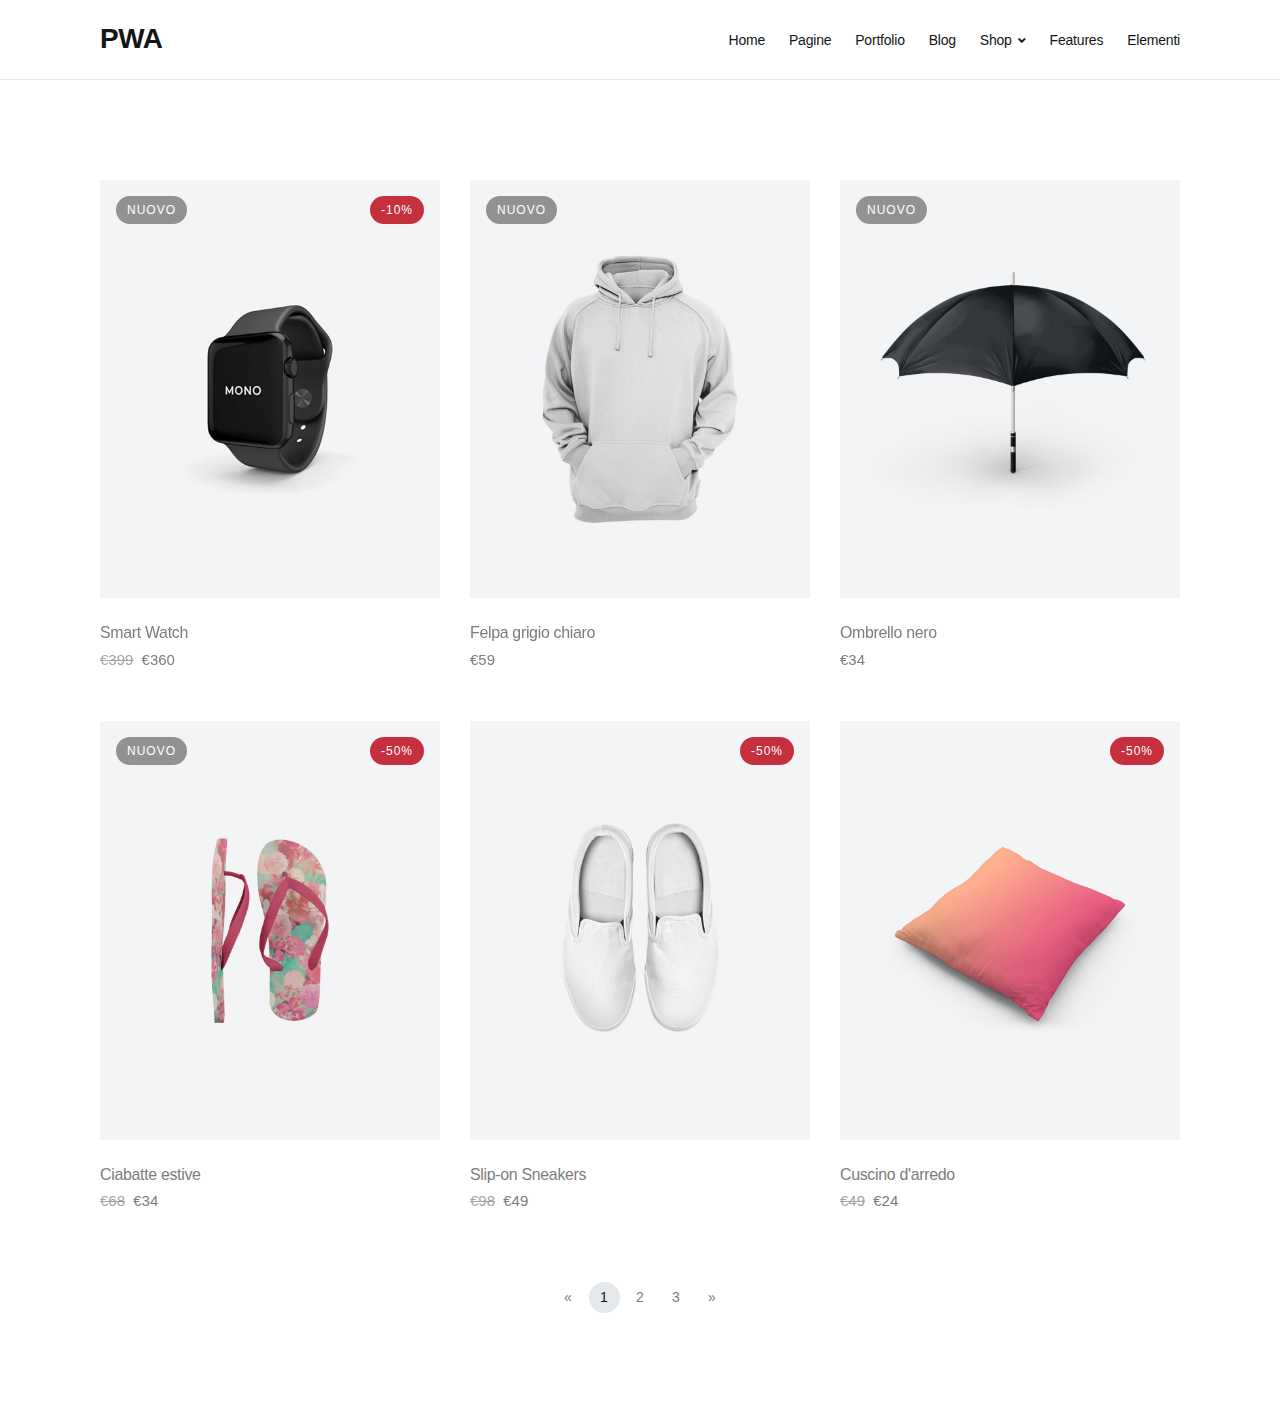
<file: home/product-listing.html>
<!DOCTYPE html>
<html lang="en">
	
<head>
		<meta charset="utf-8">
		<meta name="viewport" content="width=device-width, initial-scale=1, shrink-to-fit=no">
		<meta name="description" content="">
        <meta name="keywords" content="">
		<title>PWA</title>
		<!-- Favicon -->
        <link href="../assets/images/favicon.png" rel="shortcut icon">
		<!-- CSS -->
		<link href="../assets/plugins/bootstrap/bootstrap.min.css" rel="stylesheet">
		<link href="../assets/plugins/owl-carousel/owl.carousel.min.css" rel="stylesheet">
		<link href="../assets/plugins/owl-carousel/owl.theme.default.min.css" rel="stylesheet">
		<link href="../assets/plugins/magnific-popup/magnific-popup.min.css" rel="stylesheet">
		<link href="../assets/plugins/sal/sal.min.css" rel="stylesheet">
		<link href="../assets/css/theme.min.css" rel="stylesheet">
		<!-- Fonts/Icons -->
		<link href="../assets/plugins/font-awesome/css/all.css" rel="stylesheet">
		<link href="../assets/plugins/themify/themify-icons.min.css" rel="stylesheet">
		<link href="../assets/plugins/simple-line-icons/css/simple-line-icons.css" rel="stylesheet">
	</head>
	<body data-preloader="1">

	

		<!-- Header -->
		<div class="header border-bottom">
			<div class="container">
				<!-- Logo -->
				<div class="header-logo">
					<h3><a href="index.html">PWA</a></h3>
				</div>
				<!-- Menu -->
				<div class="header-menu">
					<ul class="nav">
						<li class="nav-item">
							<a class="nav-link" href="index.html">Home</a>
							
						</li>
						<li class="nav-item">
							<a class="nav-link" href="#">Pagine</a>
							
						</li>
						<li class="nav-item">
							<a class="nav-link" href="#">Portfolio</a>
							
						</li>
						<li class="nav-item">
							<a class="nav-link" href="#">Blog</a>
							
						</li>
						<li class="nav-item">
							<a class="nav-link" href="#">Shop</a>
							<ul class="nav-dropdown">
								<li class="nav-dropdown-item">
									<a class="nav-dropdown-link" href="product-listing.html">Lista dei prodotti</a>
								</li>
								<li class="nav-dropdown-item">
									<a class="nav-dropdown-link" href="product-single.html">Smart Watch</a>
								</li>
								
								<li class="nav-dropdown-item">
									<a class="nav-dropdown-link" href="checkout.html">Checkout</a>
								</li>
								
							</ul>
						</li>
						<li class="nav-item">
							<a class="nav-link" href="#">Features</a>
							
						</li>
						<li class="nav-item">
							<a class="nav-link" href="#">Elementi</a>
							
						</li>
					</ul>
				</div>
				<!-- Menu Toggle -->
				<button class="header-toggle">
					<span></span>
				</button>
			</div><!-- end container -->
		</div>
		<!-- end Header -->

		<!-- Products section -->
		<div class="section">
			<div class="container">
				<!-- Products -->
				<div class="row col-spacing-30">
					<!-- Product box 1 -->
					<div class="col-12 col-sm-6 col-lg-4">
						<div class="product-box">
							<div class="product-img">
								<!-- Product IMG -->
								<a class="product-img-link" href="product-single.html">
									<img src="../assets/images/product-watch.jpg" alt="">
								</a>
								<!-- Badge (left) -->
								<div class="product-badge-left">
									<span>Nuovo</span>
								</div>
								<!-- Badge (right) -->
								<div class="product-badge-right red">
									<span>-10%</span>
								</div>
								<!-- Aggiungi al carrello -->
								<div class="add-to-cart">
									<a href="#">Aggiungi al carrello</a>
								</div>
							</div>
							<div class="product-title">
								<!-- Product Title -->
								<h6 class="font-weight-medium"><a href="product-single.html">Smart Watch</a></h6>
								<!-- Product Price -->
								<div class="price">
									<del>€399</del>
									<span>€360</span>
								</div>
							</div>
						</div>
					</div>
					<!-- Product box 2 -->
					<div class="col-12 col-sm-6 col-lg-4">
						<div class="product-box">
							<div class="product-img">
								<!-- Product IMG -->
								<a class="product-img-link" href="product-single.html">
									<img src="../assets/images/product-hoodie.jpg" alt="">
								</a>
								<!-- Badge (left) -->
								<div class="product-badge-left">
									<span>Nuovo</span>
								</div>
								<!-- Badge (right) -->
								<!--<div class="product-badge-right red">
									<span>-50%</span>
								</div>-->
								<!-- Aggiungi al carrello -->
								<div class="add-to-cart">
									<a href="#">Aggiungi al carrello</a>
								</div>
							</div>
							<div class="product-title">
								<!-- Product Title -->
								<h6 class="font-weight-medium"><a href="product-single.html">Felpa grigio chiaro</a></h6>
								<!-- Product Price -->
								<div class="price">
									<span>€59</span>
								</div>
							</div>
						</div>
					</div>
					<!-- Product box 3 -->
					<div class="col-12 col-sm-6 col-lg-4">
						<div class="product-box">
							<div class="product-img">
								<!-- Product IMG -->
								<a class="product-img-link" href="product-single.html">
									<img src="../assets/images/product-umbrella.jpg" alt="">
								</a>
								<!-- Badge (left) -->
								<div class="product-badge-left">
									<span>Nuovo</span>
								</div>
								<!-- Badge (right) -->
								<!--<div class="product-badge-right red">
									<span>-50%</span>
								</div>-->
								<!-- Aggiungi al carrello -->
								<div class="add-to-cart">
									<a href="#">Aggiungi al carrello</a>
								</div>
							</div>
							<div class="product-title">
								<!-- Product Title -->
								<h6 class="font-weight-medium"><a href="product-single.html">Ombrello nero</a></h6>
								<!-- Product Price -->
								<div class="price">
									<span>€34</span>
								</div>
							</div>
						</div>
					</div>
					<!-- Product box 4 -->
					<div class="col-12 col-sm-6 col-lg-4">
						<div class="product-box">
							<div class="product-img">
								<!-- Product IMG -->
								<a class="product-img-link" href="product-single.html">
									<img src="../assets/images/product-flipflops.jpg" alt="">
								</a>
								<!-- Badge (left) -->
								<div class="product-badge-left">
									<span>Nuovo</span>
								</div>
								<!-- Badge (right) -->
								<div class="product-badge-right red">
									<span>-50%</span>
								</div>
								<!-- Aggiungi al carrello -->
								<div class="add-to-cart">
									<a href="#">Aggiungi al carrello</a>
								</div>
							</div>
							<div class="product-title">
								<!-- Product Title -->
								<h6 class="font-weight-medium"><a href="product-single.html">Ciabatte estive</a></h6>
								<!-- Product Price -->
								<div class="price">
									<del>€68</del>
									<span>€34</span>
								</div>
							</div>
						</div>
					</div>
					<!-- Product box 5 -->
					<div class="col-12 col-sm-6 col-lg-4">
						<div class="product-box">
							<div class="product-img">
								<!-- Product IMG -->
								<a class="product-img-link" href="product-single.html">
									<img src="../assets/images/product-shoes.jpg" alt="">
								</a>
								<!-- Badge (left) -->
								<!--<div class="product-badge-left">
									<span>Nuovo</span>
								</div>-->
								<!-- Badge (right) -->
								<div class="product-badge-right red">
									<span>-50%</span>
								</div>
								<!-- Aggiungi al carrello -->
								<div class="add-to-cart">
									<a href="#">Aggiungi al carrello</a>
								</div>
							</div>
							<div class="product-title">
								<!-- Product Title -->
								<h6 class="font-weight-medium"><a href="product-single.html">Slip-on Sneakers</a></h6>
								<!-- Product Price -->
								<div class="price">
									<del>€98</del>
									<span>€49</span>
								</div>
							</div>
						</div>
					</div>
					<!-- Product box 6 -->
					<div class="col-12 col-sm-6 col-lg-4">
						<div class="product-box">
							<div class="product-img">
								<!-- Product IMG -->
								<a class="product-img-link" href="product-single.html">
									<img src="../assets/images/product-pillow.jpg" alt="">
								</a>
								<!-- Badge (left) -->
								<!--<div class="product-badge-left">
									<span>Nuovo</span>
								</div>-->
								<!-- Badge (right) -->
								<div class="product-badge-right red">
									<span>-50%</span>
								</div>
								<!-- Aggiungi al carrello -->
								<div class="add-to-cart">
									<a href="#">Aggiungi al carrello</a>
								</div>
							</div>
							<div class="product-title">
								<!-- Product Title -->
								<h6 class="font-weight-medium"><a href="product-single.html">Cuscino d'arredo</a></h6>
								<!-- Product Price -->
								<div class="price">
									<del>€49</del>
									<span>€24</span>
								</div>
							</div>
						</div>
					</div>
				</div><!-- end row -->
				<!-- Pagination -->
				<div class="text-center margin-top-50">
					<nav>
						<ul class="pagination justify-content-center">
							<li class="page-item"><a class="page-link" href="#">«</a></li>
							<li class="page-item active"><a class="page-link" href="#">1</a></li>
							<li class="page-item"><a class="page-link" href="#">2</a></li>
							<li class="page-item"><a class="page-link" href="#">3</a></li>
							<li class="page-item"><a class="page-link" href="#">»</a></li>
						</ul>
					</nav>
				</div>
			</div><!-- end container -->
		</div>
		<!-- end Products section -->


		<!-- Scroll to top button -->
		<div class="scrolltotop">
			<a class="button-circle button-circle-sm button-circle-dark" href="#"><i class="ti-arrow-up"></i></a>
		</div>
		<!-- end Scroll to top button -->

		<!-- ***** JAVASCRIPTS ***** -->
		<script src="../assets/plugins/jquery.min.js"></script>
		<script src="https://maps.googleapis.com/maps/api/js?key=AIzaSyBUma4oJ7_6VbfGNdUYdv6VQ0Ph07Fz0k8"></script>
		<script src="https://polyfill.io/v3/polyfill.js?features=IntersectionObserver"></script>
		<script src="../assets/plugins/plugins.js"></script>
		<script src="../assets/js/functions.min.js"></script>
	</body>

</html>
</file>
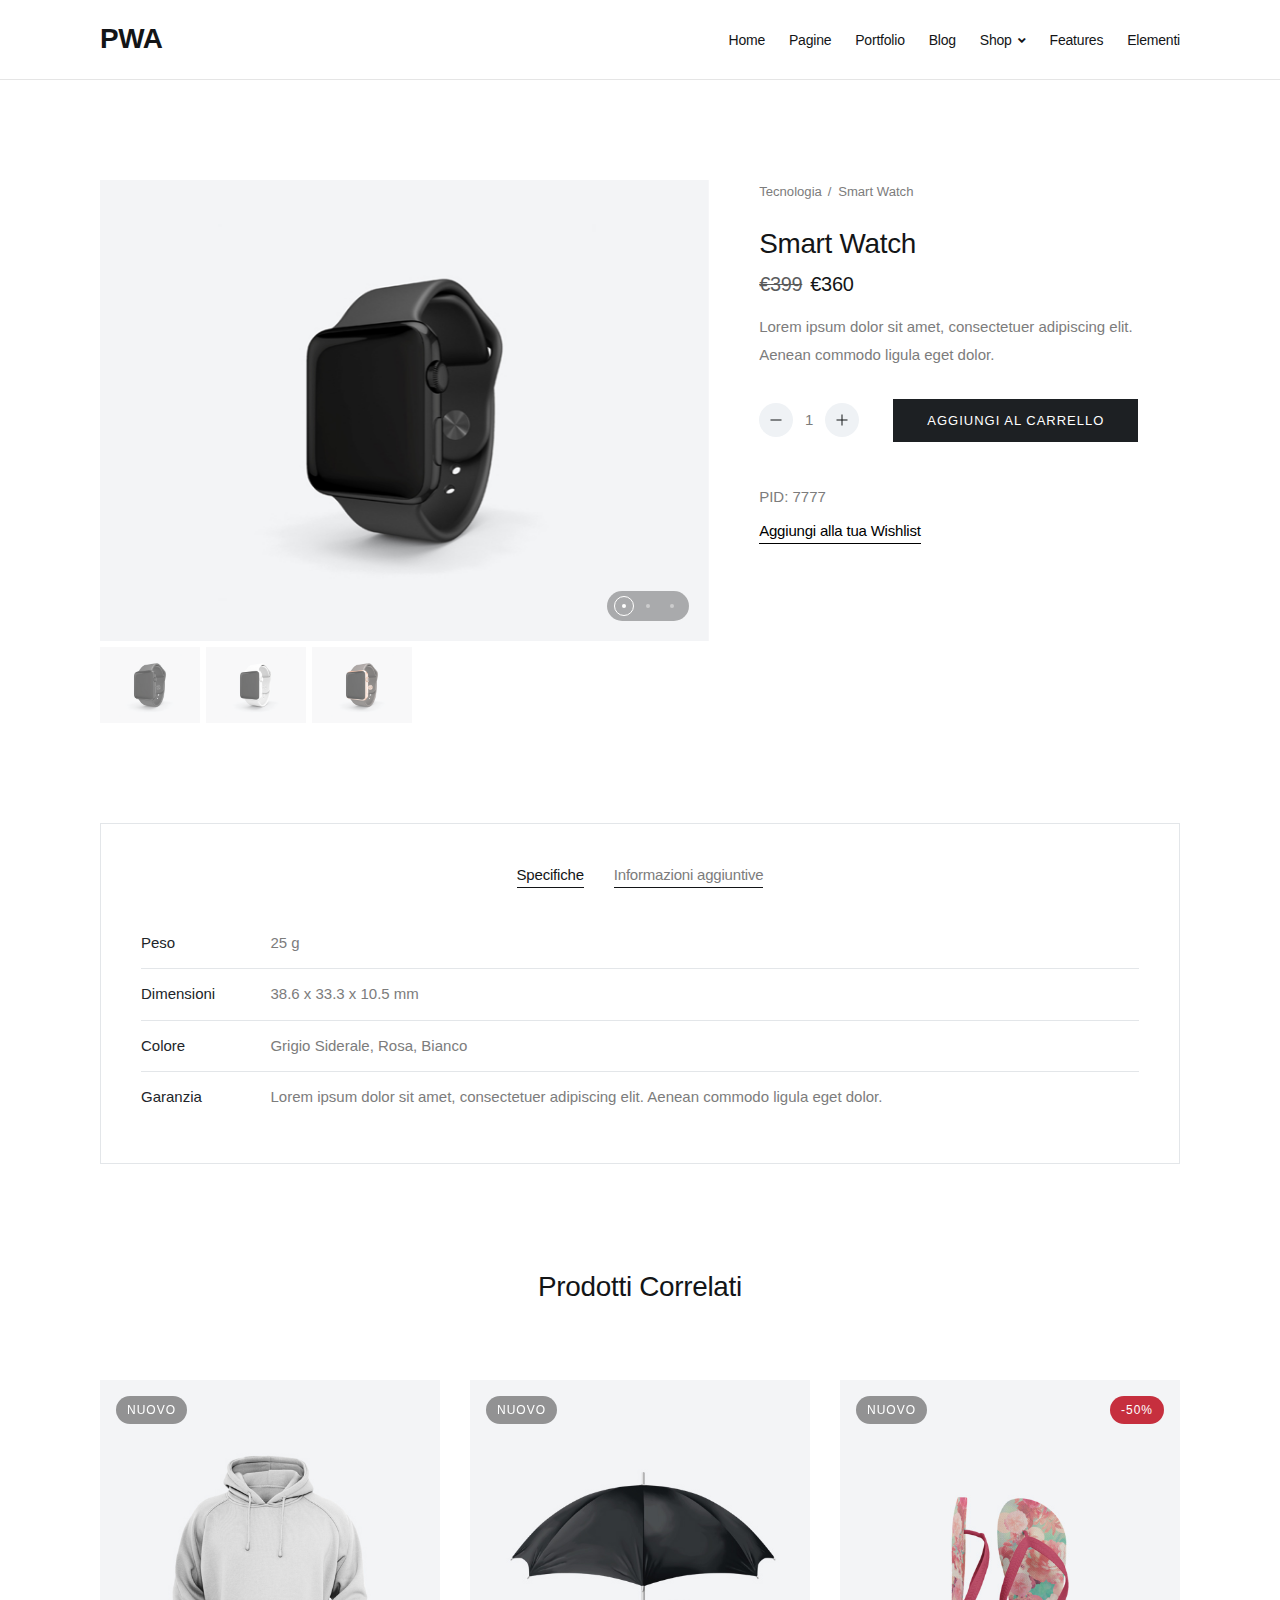
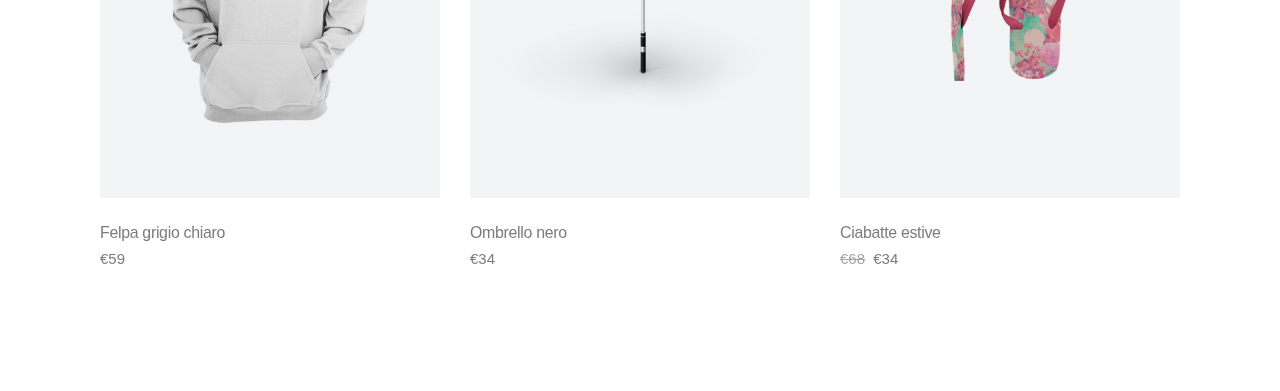
<file: home/product-single.html>
<!DOCTYPE html>
<html lang="en">
	
<head>
		<meta charset="utf-8">
		<meta name="viewport" content="width=device-width, initial-scale=1, shrink-to-fit=no">
		<meta name="description" content="">
        <meta name="keywords" content="">
		<title>PWA</title>
		<!-- Favicon -->
        <link href="../assets/images/favicon.png" rel="shortcut icon">
		<!-- CSS -->
		<link href="../assets/plugins/bootstrap/bootstrap.min.css" rel="stylesheet">
		<link href="../assets/plugins/owl-carousel/owl.carousel.min.css" rel="stylesheet">
		<link href="../assets/plugins/owl-carousel/owl.theme.default.min.css" rel="stylesheet">
		<link href="../assets/plugins/magnific-popup/magnific-popup.min.css" rel="stylesheet">
		<link href="../assets/plugins/sal/sal.min.css" rel="stylesheet">
		<link href="../assets/css/theme.min.css" rel="stylesheet">
		<!-- Fonts/Icons -->
		<link href="../assets/plugins/font-awesome/css/all.css" rel="stylesheet">
		<link href="../assets/plugins/themify/themify-icons.min.css" rel="stylesheet">
		<link href="../assets/plugins/simple-line-icons/css/simple-line-icons.css" rel="stylesheet">
	</head>
	<body data-preloader="1">

	
		<!-- Header -->
		<div class="header border-bottom">
			<div class="container">
				<!-- Logo -->
				<div class="header-logo">
					<h3><a href="index.html">PWA</a></h3>
				</div>
				<!-- Menu -->
				<div class="header-menu">
					<ul class="nav">
						<li class="nav-item">
							<a class="nav-link" href="index.html">Home</a>
							
						</li>
						<li class="nav-item">
							<a class="nav-link" href="#">Pagine</a>
							
						</li>
						<li class="nav-item">
							<a class="nav-link" href="#">Portfolio</a>
							
						</li>
						<li class="nav-item">
							<a class="nav-link" href="#">Blog</a>
							
						</li>
						<li class="nav-item">
							<a class="nav-link" href="#">Shop</a>
							<ul class="nav-dropdown">
								<li class="nav-dropdown-item">
									<a class="nav-dropdown-link" href="product-listing.html">Lista dei prodotti</a>
								</li>
								<li class="nav-dropdown-item">
									<a class="nav-dropdown-link" href="product-single.html">Smart Watch</a>
								</li>
								
								<li class="nav-dropdown-item">
									<a class="nav-dropdown-link" href="checkout.html">Checkout</a>
								</li>
								
							</ul>
						</li>
						<li class="nav-item">
							<a class="nav-link" href="#">Features</a>
							
						</li>
						<li class="nav-item">
							<a class="nav-link" href="#">Elementi</a>
							
						</li>
					</ul>
				</div>
				<!-- Menu Toggle -->
				<button class="header-toggle">
					<span></span>
				</button>
			</div><!-- end container -->
		</div>
		<!-- end Header -->

		<div class="section">
			<div class="container">
				<div class="row col-spacing-50">
					<div class="col-12 col-lg-7">
						<div class="owl-carousel product-carousel owl-dots-overlay-right">
							<div data-hash="1">
								<img src="../assets/images/product-single-1.jpg" alt="">
							</div>
							<div data-hash="2">
								<img src="../assets/images/product-single-2.jpg" alt="">
							</div>
							<div data-hash="3">
								<img src="../assets/images/product-single-3.jpg" alt="">
							</div>
						</div>
						<ul class="product-carousel-thumbnails">
							<li><a href="#1"><img src="../assets/images/product-single-1.jpg" alt=""></a></li>
							<li><a href="#2"><img src="../assets/images/product-single-2.jpg" alt=""></a></li>
							<li><a href="#3"><img src="../assets/images/product-single-3.jpg" alt=""></a></li>
						</ul>
					</div>
					<div class="col-12 col-lg-5">
						<ul class="list-inline-slash font-small margin-bottom-10">
							<li><a href="#">Tecnologia</a></li>
							<li><a href="#">Smart Watch</a></li>
						</ul>
						<h3 class="font-weight-normal margin-0">Smart Watch</h3>
						<div class="product-price">
							<h5 class="font-weight-light"><del>€399</del><ins>€360</ins></h5>
						</div>
						<p>Lorem ipsum dolor sit amet, consectetuer adipiscing elit. Aenean commodo ligula eget dolor.</p>
						<form class="product-quantity margin-top-30">
							<div class="qnt">
								<input type="number" id="quantity" name="quantity" min="1" max="10" value="1">
							</div>
							<button class="button button-md button-dark" type="submit">Aggiungi al carrello</button>
						</form>
						<div class="margin-top-30">
							<p>PID: 7777</p>
							<a class="button-text-1 margin-top-10" href="#">Aggiungi alla tua Wishlist</a>
						</div>
					</div>
				</div><!-- end row -->
			</div><!-- end container -->
		</div>

		<div class="container">
			<div class="product-info-box">
				<ul class="nav margin-bottom-20">
					<li class="nav-item">
						<a class="nav-link active" data-toggle="tab" href="#specs">Specifiche</a>
					</li>
					<li class="nav-item">
						<a class="nav-link" data-toggle="tab" href="#additional-info">Informazioni aggiuntive</a>
					</li>
				</ul>
				<div class="tab-content">
					<div class="tab-pane fade show active" id="specs">
						<table class="table">
							<tbody>
								<tr>
									<th scope="row">Peso</th>
									<td>25 g</td>
								</tr>
								<tr>
									<th scope="row">Dimensioni</th>
									<td>38.6 x 33.3 x 10.5 mm</td>
								</tr>
								<tr>
									<th scope="row">Colore</th>
									<td>Grigio Siderale, Rosa, Bianco</td>
								</tr>
								<tr>
									<th scope="row">Garanzia</th>
									<td>Lorem ipsum dolor sit amet, consectetuer adipiscing elit. Aenean commodo ligula eget dolor.</td>
								</tr>
							</tbody>
						</table>
					</div>
					<div class="tab-pane fade" id="additional-info">
						<p>Lorem ipsum dolor sit amet, consectetuer adipiscing elit. Aenean commodo ligula eget dolor. Aenean massa. Cum sociis natoque penatibus et magnis dis parturient montes, nascetur ridiculus mus. Donec quam felis, ultricies nec, pellentesque eu, pretium quis, sem. Nulla consequat massa quis enim.</p>
						<p>Donec pede justo, fringilla vel, aliquet nec, vulputate eget, arcu. In enim justo, rhoncus ut, imperdiet a, venenatis vitae, justo. Nullam dictum felis eu pede mollis pretium. Integer tincidunt. Cras dapibus. Vivamus elementum semper nisi. Aenean vulputate eleifend tellus.</p>
					</div>
				</div>
			</div>
		</div><!-- end container -->

		<!-- Related Products -->
		<div class="section">
			<div class="container">
				<div class="margin-bottom-70 text-center">
					<h3 class="font-weight-normal">Prodotti Correlati</h3>
				</div>
				<div class="owl-carousel" data-owl-dots="false" data-owl-autoplay="true" data-owl-margin="30" data-owl-xs="1" data-owl-sm="2" data-owl-md="3" data-owl-lg="3" data-owl-xl="3">
					<!-- Carousel Item -->
					<div class="product-box">
						<div class="product-img">
							<!-- Product IMG -->
							<a class="product-img-link" href="product-single.html">
								<img src="../assets/images/product-hoodie.jpg" alt="">
							</a>
							<!-- Badge (left) -->
							<div class="product-badge-left">
								<span>Nuovo</span>
							</div>
							<!-- Badge (right) -->
							<!--<div class="product-badge-right red">
								<span>-50%</span>
							</div>-->
							<!-- Aggiungi al carrello -->
							<div class="add-to-cart">
								<a href="#">Aggiungi al carrello</a>
							</div>
						</div>
						<div class="product-title">
							<!-- Product Title -->
							<h6 class="font-weight-medium"><a href="product-single.html">Felpa grigio chiaro</a></h6>
							<!-- Product Price -->
							<div class="price">
								<span>€59</span>
							</div>
						</div>
					</div>
					<!-- Carousel Item -->
					<div class="product-box">
						<div class="product-img">
							<!-- Product IMG -->
							<a class="product-img-link" href="product-single.html">
								<img src="../assets/images/product-umbrella.jpg" alt="">
							</a>
							<!-- Badge (left) -->
							<div class="product-badge-left">
								<span>Nuovo</span>
							</div>
							<!-- Badge (right) -->
							<!--<div class="product-badge-right red">
								<span>-50%</span>
							</div>-->
							<!-- Aggiungi al carrello -->
							<div class="add-to-cart">
								<a href="#">Aggiungi al carrello</a>
							</div>
						</div>
						<div class="product-title">
							<!-- Product Title -->
							<h6 class="font-weight-medium"><a href="product-single.html">Ombrello nero</a></h6>
							<!-- Product Price -->
							<div class="price">
								<span>€34</span>
							</div>
						</div>
					</div>
					<!-- Carousel Item -->
					<div class="product-box">
						<div class="product-img">
							<!-- Product IMG -->
							<a class="product-img-link" href="product-single.html">
								<img src="../assets/images/product-flipflops.jpg" alt="">
							</a>
							<!-- Badge (left) -->
							<div class="product-badge-left">
								<span>Nuovo</span>
							</div>
							<!-- Badge (right) -->
							<div class="product-badge-right red">
								<span>-50%</span>
							</div>
							<!-- Aggiungi al carrello -->
							<div class="add-to-cart">
								<a href="#">Aggiungi al carrello</a>
							</div>
						</div>
						<div class="product-title">
							<!-- Product Title -->
							<h6 class="font-weight-medium"><a href="product-single.html">Ciabatte estive</a></h6>
							<!-- Product Price -->
							<div class="price">
								<del>€68</del>
								<span>€34</span>
							</div>
						</div>
					</div>
					<!-- Carousel Item -->
					<div class="product-box">
						<div class="product-img">
							<!-- Product IMG -->
							<a class="product-img-link" href="product-single.html">
								<img src="../assets/images/product-shoes.jpg" alt="">
							</a>
							<!-- Badge (left) -->
							<!--<div class="product-badge-left">
								<span>Nuovo</span>
							</div>-->
							<!-- Badge (right) -->
							<div class="product-badge-right red">
								<span>-50%</span>
							</div>
							<!-- Aggiungi al carrello -->
							<div class="add-to-cart">
								<a href="#">Aggiungi al carrello</a>
							</div>
						</div>
						<div class="product-title">
							<!-- Product Title -->
							<h6 class="font-weight-medium"><a href="product-single.html">Slip-on Sneakers</a></h6>
							<!-- Product Price -->
							<div class="price">
								<del>€98</del>
								<span>€49</span>
							</div>
						</div>
					</div>
					<!-- Carousel Item -->
					<div class="product-box">
						<div class="product-img">
							<!-- Product IMG -->
							<a class="product-img-link" href="product-single.html">
								<img src="../assets/images/product-pillow.jpg" alt="">
							</a>
							<!-- Badge (left) -->
							<!--<div class="product-badge-left">
								<span>Nuovo</span>
							</div>-->
							<!-- Badge (right) -->
							<div class="product-badge-right red">
								<span>-50%</span>
							</div>
							<!-- Aggiungi al carrello -->
							<div class="add-to-cart">
								<a href="#">Aggiungi al carrello</a>
							</div>
						</div>
						<div class="product-title">
							<!-- Product Title -->
							<h6 class="font-weight-medium"><a href="product-single.html">Cuscino d'arredo</a></h6>
							<!-- Product Price -->
							<div class="price">
								<del>€49</del>
								<span>€24</span>
							</div>
						</div>
					</div>
				</div><!-- end owl-carousel -->
			</div><!-- end container -->
		</div>
		<!-- end Related Products -->

	
		<!-- Scroll to top button -->
		<div class="scrolltotop">
			<a class="button-circle button-circle-sm button-circle-dark" href="#"><i class="ti-arrow-up"></i></a>
		</div>
		<!-- end Scroll to top button -->

		<!-- ***** JAVASCRIPTS ***** -->
		<script src="../assets/plugins/jquery.min.js"></script>
		<script src="https://maps.googleapis.com/maps/api/js?key=AIzaSyBUma4oJ7_6VbfGNdUYdv6VQ0Ph07Fz0k8"></script>
		<script src="https://polyfill.io/v3/polyfill.js?features=IntersectionObserver"></script>
		<script src="../assets/plugins/plugins.js"></script>
		<script src="../assets/js/functions.min.js"></script>
	</body>

</html>
</file>
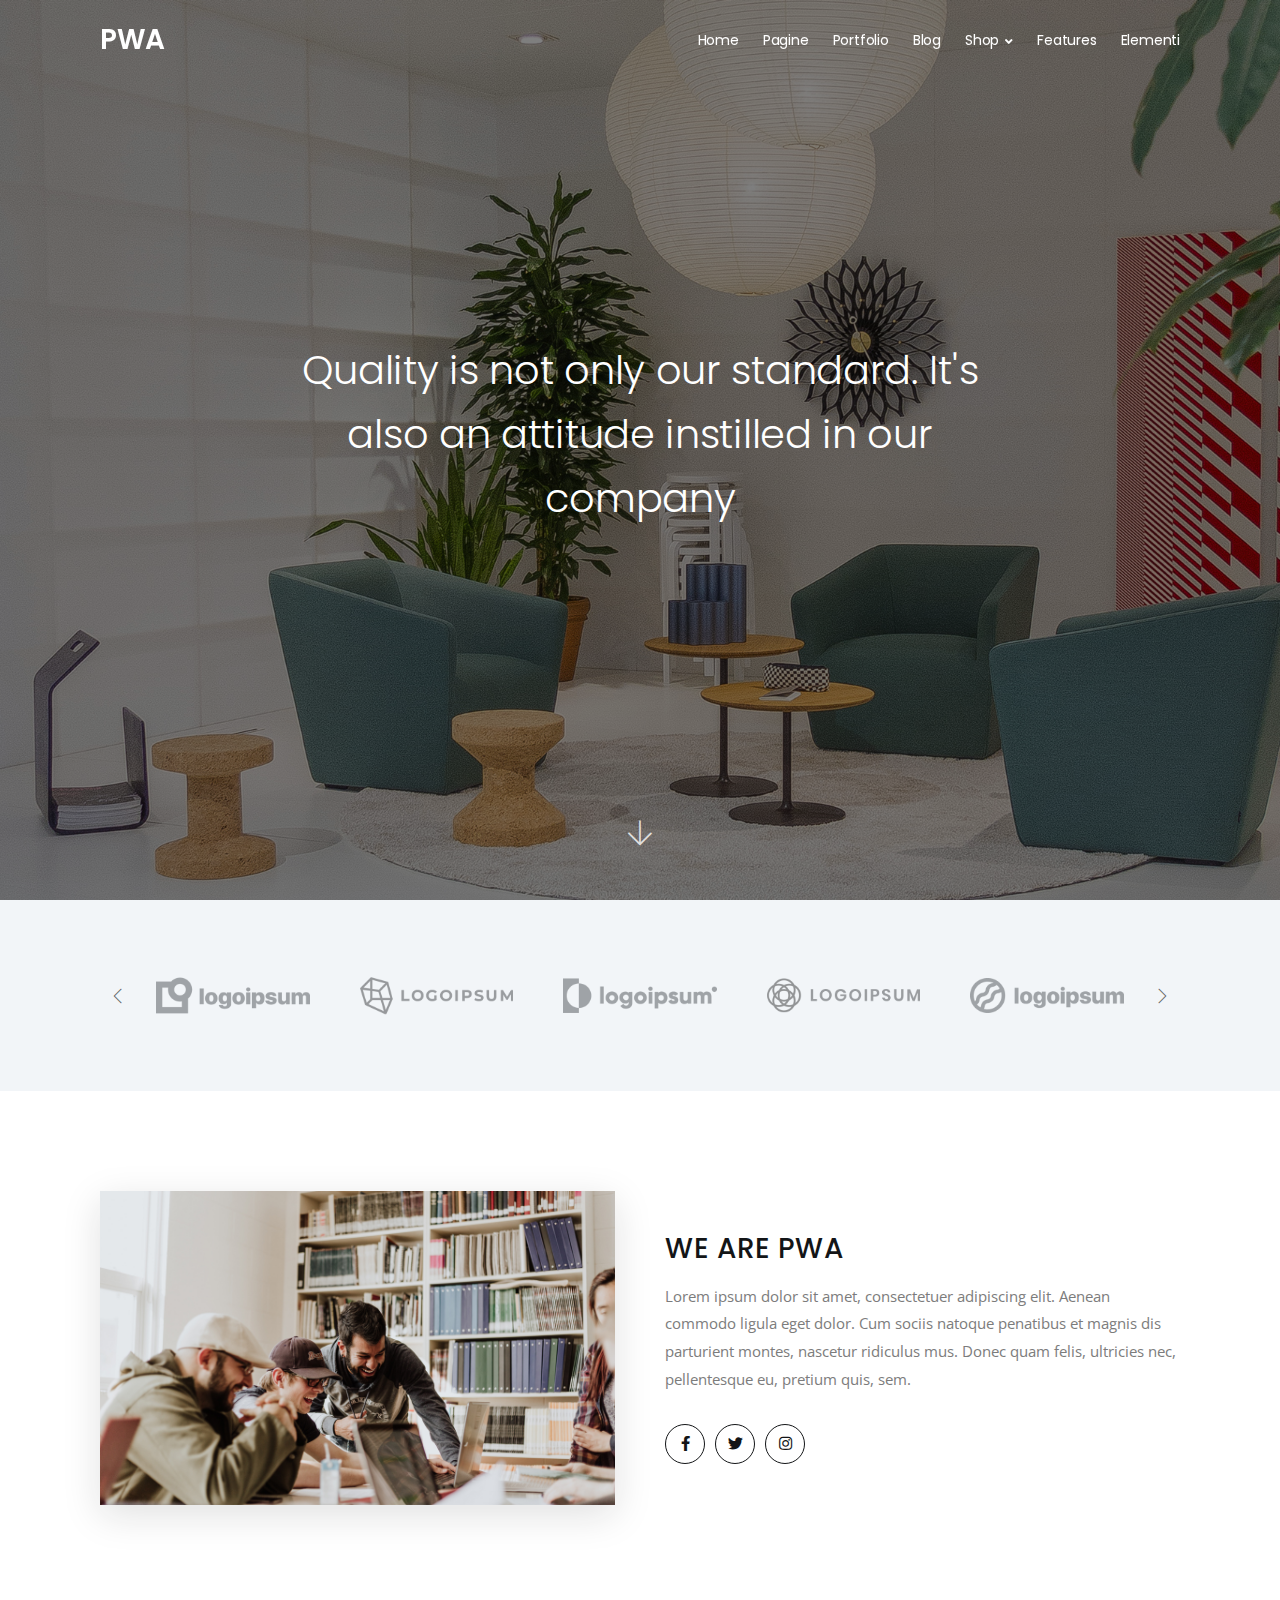
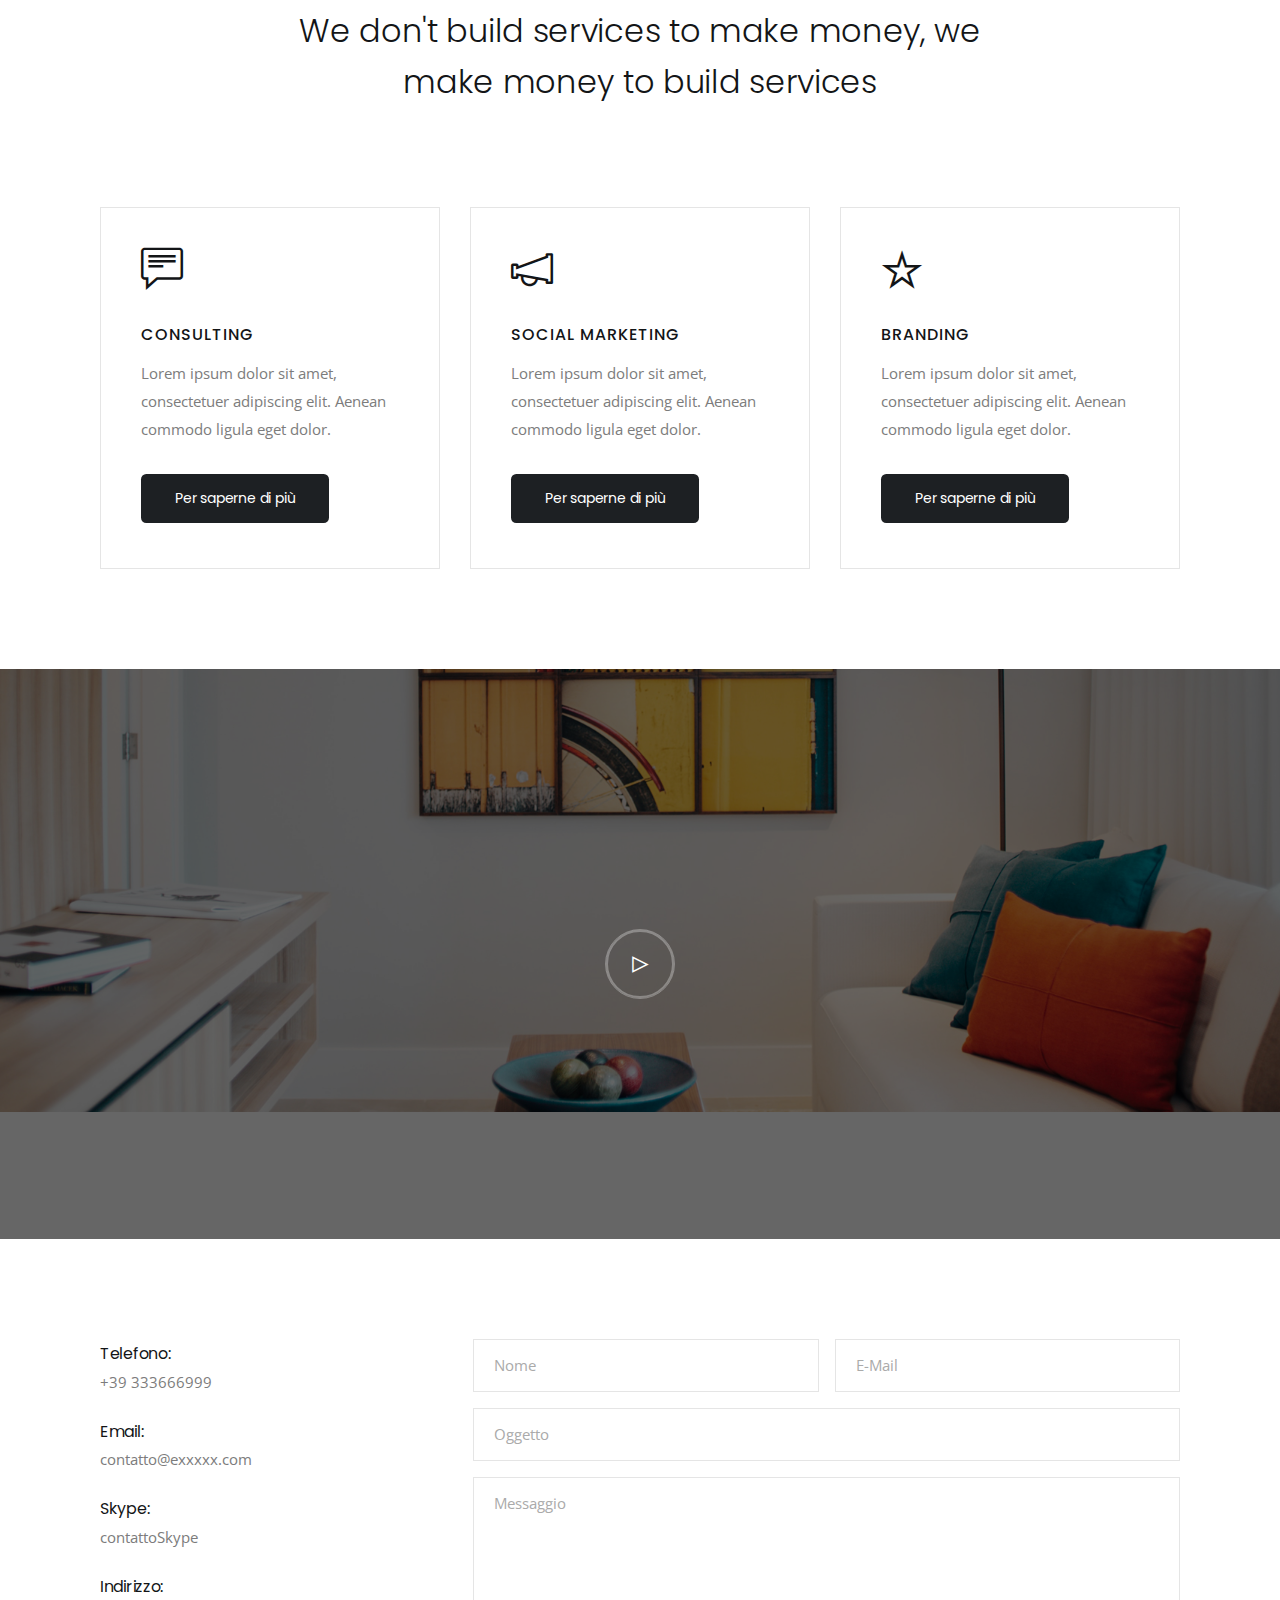
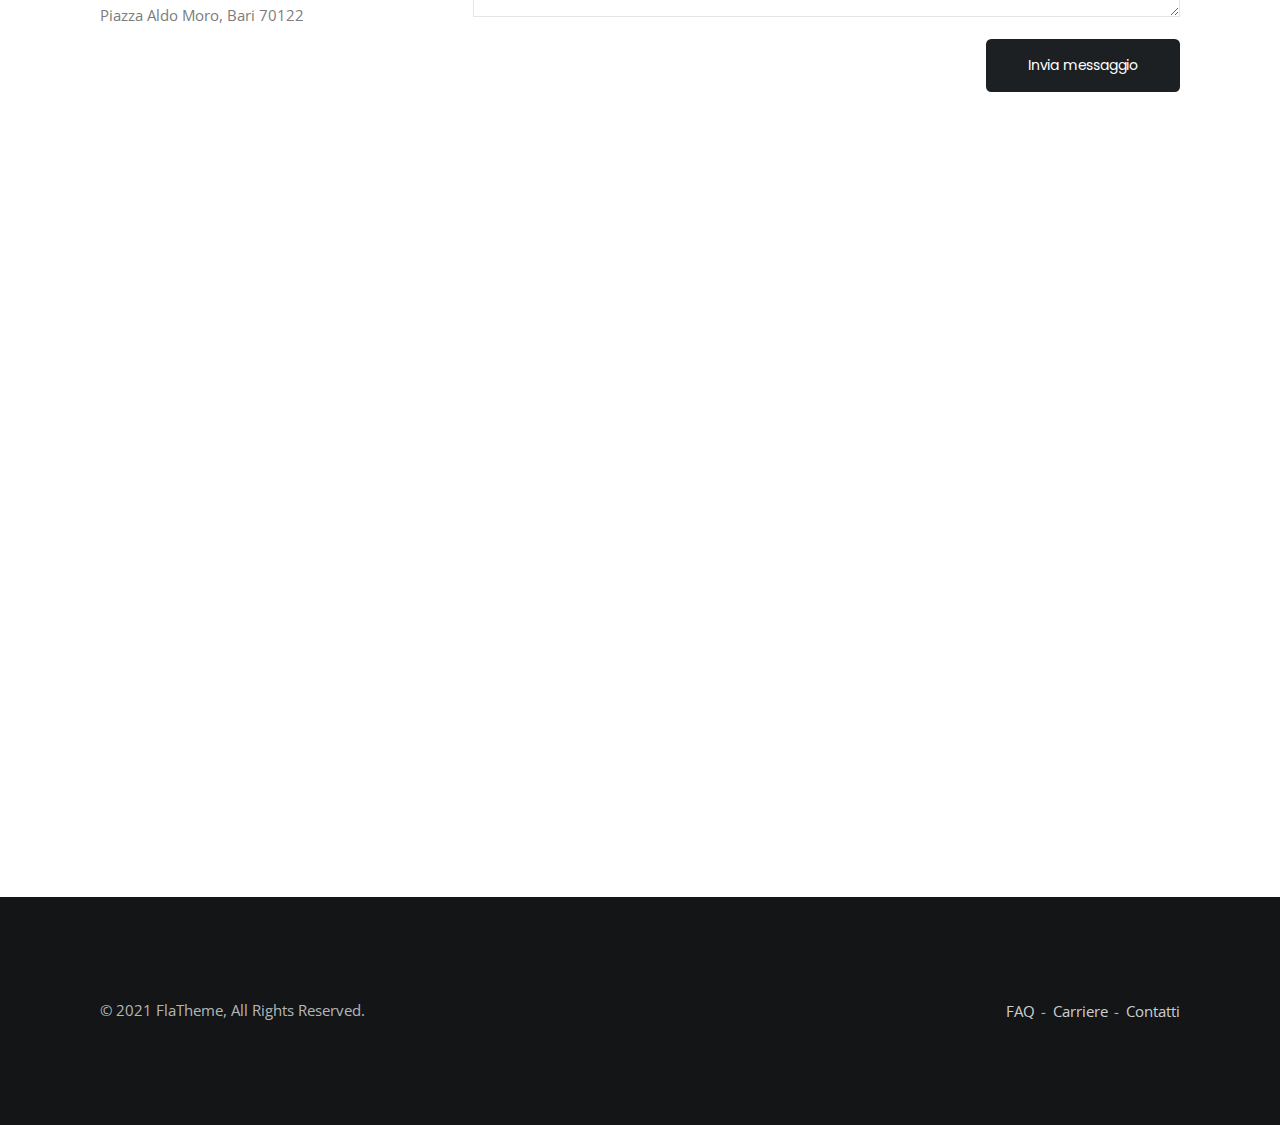
<file: pwa/home/business-2.html>
<!DOCTYPE html>
<html lang="en">
	
<head>
		<meta charset="utf-8">
		<meta name="viewport" content="width=device-width, initial-scale=1, shrink-to-fit=no">
		<meta name="description" content="">
        <meta name="keywords" content="">
		<title>PWA</title>
		<!-- Favicon -->
        <link href="../assets/images/favicon.png" rel="shortcut icon">
		
		<!-- App Icons -->
		<link rel="apple-touch-icon" sizes="57x57" href="../assets/images/icons/apple-icon-57x57.png">
		<link rel="apple-touch-icon" sizes="60x60" href="../assets/images/icons/apple-icon-60x60.png">
		<link rel="apple-touch-icon" sizes="72x72" href="../assets/images/icons/apple-icon-72x72.png">
		<link rel="apple-touch-icon" sizes="76x76" href="../assets/images/icons/apple-icon-76x76.png">
		<link rel="apple-touch-icon" sizes="114x114" href="../assets/images/icons/apple-icon-114x114.png">
		<link rel="apple-touch-icon" sizes="120x120" href="../assets/images/icons/apple-icon-120x120.png">
		<link rel="apple-touch-icon" sizes="144x144" href="../assets/images/icons/apple-icon-144x144.png">
		<link rel="apple-touch-icon" sizes="152x152" href="../assets/images/icons/apple-icon-152x152.png">
		<link rel="apple-touch-icon" sizes="180x180" href="../assets/images/icons/apple-icon-180x180.png">
		<link rel="icon" type="image/png" sizes="192x192" href="../assets/images/icons/android-icon-192x192.png">
		<link rel="icon" type="image/png" sizes="512x512" href="../assets/images/icons/android-icon-512x512.png">
		<link rel="icon" type="image/png" sizes="32x32" href="../assets/images/icons/favicon-32x32.png">
		<link rel="icon" type="image/png" sizes="96x96" href="../assets/images/icons/favicon-96x96.png">
		<link rel="icon" type="image/png" sizes="16x16" href="../assets/images/icons/favicon-16x16.png">
		<link rel="manifest" href="manifest.json">
		<meta name="msapplication-TileColor" content="#ffffff">
		<meta name="msapplication-TileImage" content="../assets/images/icons/ms-icon-144x144.png">
		<meta name="theme-color" content="#ffc648" />

		<!-- CSS -->
		<link href="../assets/plugins/bootstrap/bootstrap.min.css" rel="stylesheet">
		<link href="../assets/plugins/owl-carousel/owl.carousel.min.css" rel="stylesheet">
		<link href="../assets/plugins/owl-carousel/owl.theme.default.min.css" rel="stylesheet">
		<link href="../assets/plugins/magnific-popup/magnific-popup.min.css" rel="stylesheet">
		<link href="../assets/plugins/sal/sal.min.css" rel="stylesheet">
		<link href="../assets/css/theme.min.css" rel="stylesheet">
		<!-- Fonts/Icons -->
		<link href="../assets/plugins/font-awesome/css/all.css" rel="stylesheet">
		<link href="../assets/plugins/themify/themify-icons.min.css" rel="stylesheet">
		<link href="../assets/plugins/simple-line-icons/css/simple-line-icons.css" rel="stylesheet">
	</head>
	<body data-preloader="1">

		

		<!-- Header -->
		<div class="header absolute-light sticky-autohide">
			<div class="container">
				<!-- Logo -->
				<div class="header-logo">
					<h3><a href="business-2.html">PWA</a></h3>
				</div>
				<!-- Menu -->
				<div class="header-menu">
					<ul class="nav">
						<li class="nav-item">
							<a class="nav-link" href="business-2.html">Home</a>
							
						</li>
						<li class="nav-item">
							<a class="nav-link" href="#">Pagine</a>
							
						</li>
						<li class="nav-item">
							<a class="nav-link" href="#">Portfolio</a>
							
						</li>
						<li class="nav-item">
							<a class="nav-link" href="#">Blog</a>
							
						</li>
						<li class="nav-item">
							<a class="nav-link" href="#">Shop</a>
							<ul class="nav-dropdown">
								<li class="nav-dropdown-item">
									<a class="nav-dropdown-link" href="product-listing.html">Lista dei prodotti</a>
								</li>
								<li class="nav-dropdown-item">
									<a class="nav-dropdown-link" href="product-single.html">Smart Watch</a>
								</li>
								
								<li class="nav-dropdown-item">
									<a class="nav-dropdown-link" href="checkout.html">Checkout</a>
								</li>
								
							</ul>
						</li>
						<li class="nav-item">
							<a class="nav-link" href="#">Features</a>
							
						</li>
						<li class="nav-item">
							<a class="nav-link" href="#">Elementi</a>
							
						</li>
					</ul>
				</div>
				<!-- Menu Toggle -->
				<button class="header-toggle">
					<span></span>
				</button>
			</div><!-- end container -->
		</div>
		<!-- end Header -->

		<!-- Scroll to top button -->
		<div class="scrolltotop">
			<a class="button-circle button-circle-sm button-circle-dark" href="#"><i class="ti-arrow-up"></i></a>
		</div>
		<!-- end Scroll to top button -->
		
		<!-- Hero section -->
		<div class="section-fullscreen bg-image parallax" data-bg-src="../assets/images/business-minimal-home.jpg">
			<div class="bg-black-05">
				<div class="container text-center">
					<div class="position-middle">
						<div class="row">
							<div class="col-12 col-md-10 offset-md-1 col-lg-8 offset-lg-2">
								<h1 class="font-weight-light line-height-160 margin-0">Quality is not only our standard. It's also an attitude instilled in our company</h1>
							</div>
						</div><!-- end row -->
					</div>
					<div class="position-bottom icon-2xl margin-bottom-20">
						<a href="#about"><i class="ti-arrow-down"></i></a>
					</div>
				</div><!-- end container -->
			</div><!-- end bg-black-* -->
		</div>
		<!-- end Hero section -->

		<!-- Clients section -->
		<div class="section-sm bg-grey-lighter">
			<div class="container">
				<div class="owl-carousel" data-owl-nav="true" data-owl-dots="false" data-owl-margin="50" data-owl-autoplay="true" data-owl-xs="1" data-owl-sm="2" data-owl-md="3" data-owl-lg="4" data-owl-xl="5">
					<div class="client-box">
						<a href="#"><img src="../assets/images/client-1.png" alt=""></a>
					</div>
					<div class="client-box">
						<a href="#"><img src="../assets/images/client-2.png" alt=""></a>
					</div>
					<div class="client-box">
						<a href="#"><img src="../assets/images/client-3.png" alt=""></a>
					</div>
					<div class="client-box">
						<a href="#"><img src="../assets/images/client-4.png" alt=""></a>
					</div>
					<div class="client-box">
						<a href="#"><img src="../assets/images/client-5.png" alt=""></a>
					</div>
					<div class="client-box">
						<a href="#"><img src="../assets/images/client-6.png" alt=""></a>
					</div>
					<div class="client-box">
						<a href="#"><img src="../assets/images/client-7.png" alt=""></a>
					</div>
				</div><!-- end owl-carousel -->
			</div><!-- end container -->
		</div>
		<!-- end Clients section -->

		<!-- About section -->
		<div id="about" class="section">
			<div class="container">
				<div class="row col-spacing-50 align-items-center">
					<div class="col-12 col-lg-6">
						<img class="box-shadow-with-hover" src="../assets/images/corporate-clean-gallery-2.jpg" alt="">
					</div>
					<div class="col-12 col-lg-6">
						<h3 class="font-weight-medium uppercase letter-spacing-1">We Are PWA</h3>
						<p>Lorem ipsum dolor sit amet, consectetuer adipiscing elit. Aenean commodo ligula eget dolor. Cum sociis natoque penatibus et magnis dis parturient montes, nascetur ridiculus mus. Donec quam felis, ultricies nec, pellentesque eu, pretium quis, sem.</p>
						<ul class="list-inline-sm margin-top-30">
							<li>
								<a class="button-circle button-circle-sm button-circle-outline-dark button-circle-hover-slide" href="#">
									<i class="fab fa-facebook-f"></i>
									<i class="fab fa-facebook-f"></i>
								</a>
							</li>
							<li>
								<a class="button-circle button-circle-sm button-circle-outline-dark button-circle-hover-slide" href="#">
									<i class="fab fa-twitter"></i>
									<i class="fab fa-twitter"></i>
								</a>
							</li>
							<li>
								<a class="button-circle button-circle-sm button-circle-outline-dark button-circle-hover-slide" href="#">
									<i class="fab fa-instagram"></i>
									<i class="fab fa-instagram"></i>
								</a>
							</li>
						</ul>
					</div>
				</div><!-- end row -->
			</div><!-- end container -->
		</div>
		<!-- end About section -->

		<div class="container text-center">
			<div class="row">
				<div class="col-12 col-md-10 offset-md-1 col-lg-8 offset-lg-2">
					<h2 class="font-weight-light line-height-160 margin-0">We don't build services to make money, we make money to build services</h2>
				</div>
			</div><!-- end row -->
		</div><!-- end container -->

		<!-- Services section -->
		<div class="section">
			<div class="container">
				<div class="row icon-5xl">
					<div class="col-12 col-lg-4">
						<div class="border-all padding-40">
							<i class="ti-comment-alt text-dark margin-bottom-30"></i>
							<h6 class="font-weight-medium uppercase">Consulting</h6>
							<p>Lorem ipsum dolor sit amet, consectetuer adipiscing elit. Aenean commodo ligula eget dolor.</p>
							<a class="button button-md button-dark button-radius button-font-2 margin-top-30" href="#">Per saperne di più</a>
						</div>
					</div>
					<div class="col-12 col-lg-4">
						<div class="border-all padding-40">
							<i class="ti-announcement text-dark margin-bottom-30"></i>
							<h6 class="font-weight-medium uppercase">Social Marketing</h6>
							<p>Lorem ipsum dolor sit amet, consectetuer adipiscing elit. Aenean commodo ligula eget dolor.</p>
							<a class="button button-md button-dark button-radius button-font-2 margin-top-30" href="#">Per saperne di più</a>
						</div>
					</div>
					<div class="col-12 col-lg-4">
						<div class="border-all padding-40">
							<i class="ti-star text-dark margin-bottom-30"></i>
							<h6 class="font-weight-medium uppercase">Branding</h6>
							<p>Lorem ipsum dolor sit amet, consectetuer adipiscing elit. Aenean commodo ligula eget dolor.</p>
							<a class="button button-md button-dark button-radius button-font-2 margin-top-30" href="#">Per saperne di più</a>
						</div>
					</div>
				</div><!-- end row -->
			</div><!-- end container -->
		</div>
		<!-- end Services setion -->

		<!-- Parallax section -->
		<div class="section-2xl bg-image parallax" data-bg-src="../assets/images/business-minimal-parallax.jpg">
			<div class="bg-black-06">
				<div class="container text-center">
					<a class="button-circle button-circle-xl button-circle-outline-white button-hover-shrink button-circle-animation-drop icon-xl margin-top-20 lightbox-media-link" href="https://www.youtube.com/watch?v=W-j4QGAgNu8"><i class="ti-control-play"></i></a>
				</div><!-- end container -->
			</div>
		</div>
		<!-- end Parallax section -->

		<!-- Contact section -->
		<div class="section">
			<div class="container">
				<div class="row col-spacing-40">
					<div class="col-12 col-lg-4">
						<div>
							<h6 class="font-weight-normal margin-0">Telefono:</h6>
							<p>+39 333666999</p>
						</div>
						<div class="margin-top-20">
							<h6 class="font-weight-normal margin-0">Email:</h6>
							<p>contatto@exxxxx.com</p>
						</div>
						<div class="margin-top-20">
							<h6 class="font-weight-normal margin-0">Skype:</h6>
							<p>contattoSkype</p>
						</div>
						<div class="margin-top-20">
							<h6 class="font-weight-normal margin-0">Indirizzo:</h6>
							<p>Piazza Aldo Moro, Bari 70122</p>
						</div>
					</div>
					<div class="col-12 col-lg-8 text-lg-right">
						<div class="contact-form">
							<form method="post" id="contactform">
								<div class="form-row">
									<div class="col-12 col-sm-6">
										<input type="text" id="name" name="name" placeholder="Nome" required>
									</div>
									<div class="col-12 col-sm-6">
										<input type="email" id="email" name="email" placeholder="E-Mail" required>
									</div>
								</div>
								<input type="text" id="subject" name="subject" placeholder="Oggetto" required>
								<textarea name="message" id="message" placeholder="Messaggio"></textarea>
								<button class="button button-lg button-radius button-dark button-font-2" type="submit">Invia messaggio</button>
							</form>
							<!-- Submit result -->
							<div class="submit-result">
								<span id="success">Grazie! Il tuo messaggio è stato inviato. </span>
								<span id="error">Qualcosa è andato storto! Per favore, riprova. </span>
							</div>
						</div><!-- end contact-form -->
					</div>
				</div><!-- end row -->
			</div><!-- end container -->
		</div>
		<!-- end Contact section -->

		<!-- Google Maps -->
		<div class="section padding-top-0">
			<div class="container">
				<iframe src="https://www.google.com/maps/embed?pb=!1m18!1m12!1m3!1d7148.942872747459!2d16.87139550212751!3d41.11792756864314!2m3!1f0!2f0!3f0!3m2!1i1024!2i768!4f13.1!3m3!1m2!1s0x1347e85ebb19e6eb%3A0xe02547a82d55e5d7!2sStazione%20di%20Bari%20centrale!5e0!3m2!1sen!2sit!4v1638407766717!5m2!1sen!2sit" width="600" height="600" style="border:0;" ></iframe>
			</div><!-- end container -->
		</div>
		<!-- end Google Maps -->

		<footer>
			<div class="section bg-dark">
				<div class="container">
					<div class="row col-spacing-20 align-items-center">
						<div class="col-12 col-md-6 text-center text-md-left">
							<p>&copy; 2021 FlaTheme, All Rights Reserved.</p>
						</div>
						<div class="col-12 col-md-6 text-center text-md-right">
							<ul class="list-inline-dash">
								<li><a href="#">FAQ</a></li>
								<li><a href="#">Carriere</a></li>
								<li><a href="#">Contatti</a></li>
							</ul>
						</div>
					</div><!-- end row -->
				</div><!-- end container -->
			</div>
		</footer>

		<!-- ***** JAVASCRIPTS ***** -->
		<script src="../assets/plugins/jquery.min.js"></script>
		<script src="https://polyfill.io/v3/polyfill.js?features=IntersectionObserver"></script>
		<script src="../assets/plugins/plugins.js"></script>
		<script src="../assets/js/functions.min.js"></script>
		<script src="../assets/js/app.js"></script>

	</body>

</html>
</file>
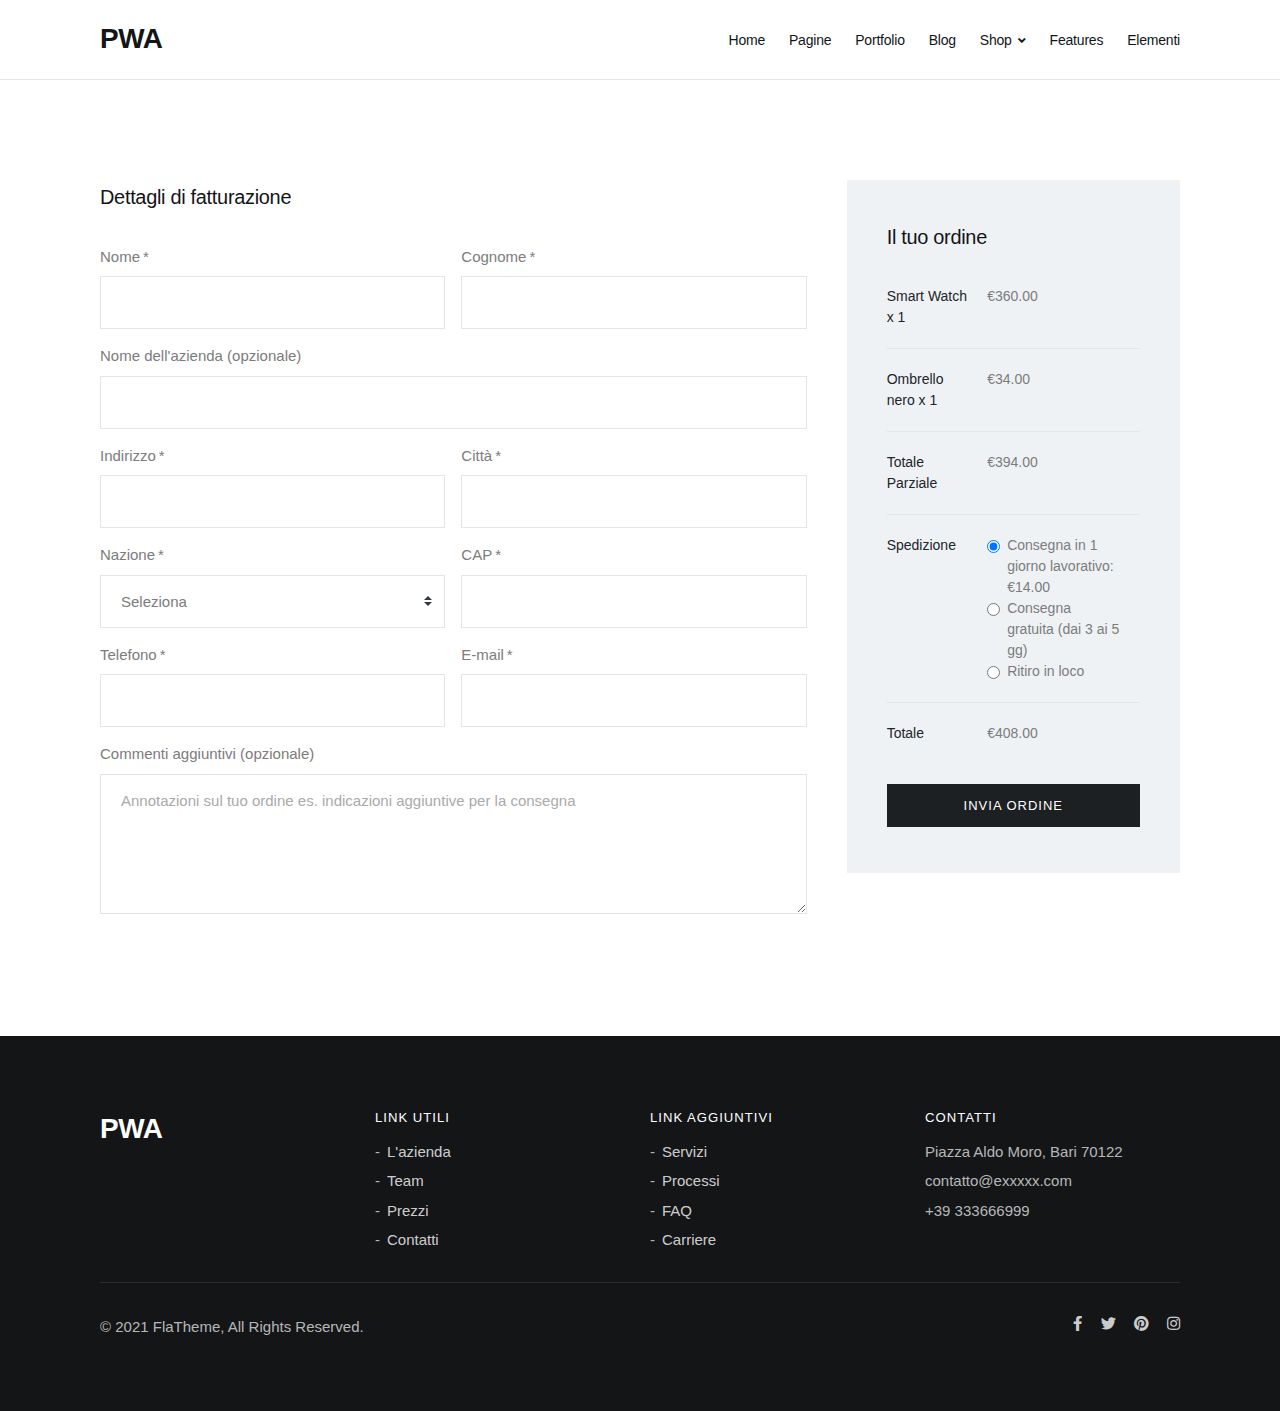
<file: pwa/home/checkout.html>
<!DOCTYPE html>
<html lang="en">
	
<head>
		<meta charset="utf-8">
		<meta name="viewport" content="width=device-width, initial-scale=1, shrink-to-fit=no">
		<meta name="description" content="">
        <meta name="keywords" content="">
		<title>PWA</title>
		<!-- Favicon -->
        <link href="../assets/images/favicon.png" rel="shortcut icon">
		<!-- CSS -->
		<link href="../assets/plugins/bootstrap/bootstrap.min.css" rel="stylesheet">
		<link href="../assets/plugins/owl-carousel/owl.carousel.min.css" rel="stylesheet">
		<link href="../assets/plugins/owl-carousel/owl.theme.default.min.css" rel="stylesheet">
		<link href="../assets/plugins/magnific-popup/magnific-popup.min.css" rel="stylesheet">
		<link href="../assets/plugins/sal/sal.min.css" rel="stylesheet">
		<link href="../assets/css/theme.min.css" rel="stylesheet">
		<!-- Fonts/Icons -->
		<link href="../assets/plugins/font-awesome/css/all.css" rel="stylesheet">
		<link href="../assets/plugins/themify/themify-icons.min.css" rel="stylesheet">
		<link href="../assets/plugins/simple-line-icons/css/simple-line-icons.css" rel="stylesheet">
	</head>
	<body data-preloader="1">

	
		<!-- Header -->
		<div class="header border-bottom">
			<div class="container">
				<!-- Logo -->
				<div class="header-logo">
					<h3><a href="business-2.html">PWA</a></h3>
				</div>
				<!-- Menu -->
				<div class="header-menu">
					<ul class="nav">
						<li class="nav-item">
							<a class="nav-link" href="business-2.html">Home</a>
							
						</li>
						<li class="nav-item">
							<a class="nav-link" href="#">Pagine</a>
							
						</li>
						<li class="nav-item">
							<a class="nav-link" href="#">Portfolio</a>
							
						</li>
						<li class="nav-item">
							<a class="nav-link" href="#">Blog</a>
							
						</li>
						<li class="nav-item">
							<a class="nav-link" href="#">Shop</a>
							<ul class="nav-dropdown">
								<li class="nav-dropdown-item">
									<a class="nav-dropdown-link" href="product-listing.html">Lista dei prodotti</a>
								</li>
								<li class="nav-dropdown-item">
									<a class="nav-dropdown-link" href="product-single.html">Smart Watch</a>
								</li>
								
								<li class="nav-dropdown-item">
									<a class="nav-dropdown-link" href="checkout.html">Checkout</a>
								</li>
								
							</ul>
						</li>
						<li class="nav-item">
							<a class="nav-link" href="#">Features</a>
							
						</li>
						<li class="nav-item">
							<a class="nav-link" href="#">Elementi</a>
							
						</li>
					</ul>
				</div>
				<!-- Menu Toggle -->
				<button class="header-toggle">
					<span></span>
				</button>
			</div><!-- end container -->
		</div>
		<!-- end Header -->

		<div class="section">
			<div class="container">
				<div class="row col-spacing-40">
					<div class="col-12 col-xl-8">
						<h5 class="font-weight-medium margin-bottom-30">Dettagli di fatturazione</h5>
						<form>
							<div class="form-row">
								<div class="col-6">
									<label class="required">Nome</label>
									<input type="text" required>
								</div>
								<div class="col-6">
									<label class="required">Cognome</label>
									<input type="text" required>
								</div>
								<div class="col-12">
									<label>Nome dell'azienda (opzionale)</label>
									<input type="text">
								</div>
								<div class="col-6">
									<label class="required">Indirizzo</label>
									<input type="text" required>
								</div>
								<div class="col-6">
									<label class="required">Città</label>
									<input type="text" required>
								</div>
								<div class="col-6">
									<label class="required">Nazione</label>
									<select class="custom-select w-100">
										<option selected>Seleziona</option>
										<option value="1">Italia</option>
										<option value="2">USA</option>
										<option value="3">UK</option>
									</select>
								</div>
								<div class="col-6">
									<label class="required">CAP</label>
									<input type="text" required>
								</div>
								<div class="col-6">
									<label class="required">Telefono</label>
									<input type="tel" required>
								</div>
								<div class="col-6">
									<label class="required">E-mail</label>
									<input type="email" required>
								</div>
								<div class="col-12">
									<label>Commenti aggiuntivi (opzionale)</label>
									<textarea placeholder="Annotazioni sul tuo ordine es. indicazioni aggiuntive per la consegna"></textarea>
								</div>
							</div>
						</form>
					</div>
					<div class="col-12 col-xl-4">
						<div class="bg-grey padding-20 padding-md-30 padding-lg-40">
							<h5 class="font-weight-medium">Il tuo ordine</h5>
							<table class="table cart-totals">
								<tbody>
									<tr>
										<th scope="row">Smart Watch x 1</th>
										<td>€360.00</td>
									</tr>
									<tr>
										<th scope="row">Ombrello nero x 1</th>
										<td>€34.00</td>
									</tr>
									<tr>
										<th scope="row">Totale Parziale</th>
										<td>€394.00</td>
									</tr>
									<tr>
										<th scope="row">Spedizione</th>
										<td>
											<div class="form-check">
												<input class="form-check-input" type="radio" name="exampleRadios" id="exampleRadios1" value="option1" checked>
												<label class="form-check-label" for="exampleRadios1">
												Consegna in 1 giorno lavorativo: €14.00
												</label>
											</div>
											<div class="form-check">
												<input class="form-check-input" type="radio" name="exampleRadios" id="exampleRadios2" value="option2">
												<label class="form-check-label" for="exampleRadios2">
												Consegna gratuita (dai 3 ai 5 gg)
												</label>
											</div>
											<div class="form-check">
												<input class="form-check-input" type="radio" name="exampleRadios" id="exampleRadios3" value="option3">
												<label class="form-check-label" for="exampleRadios3">
												Ritiro in loco
												</label>
											</div>
										</td>
									</tr>
									<tr>
										<th scope="row">Totale</th>
										<td>€408.00</td>
									</tr>
								</tbody>
							</table>
							<a class="button button-md button-dark button-fullwidth margin-top-20" href="#">Invia ordine</a>
						</div>
					</div>
				</div><!-- end row -->
			</div><!-- end container -->
		</div>

		<footer>
			<div class="section-sm bg-dark">
				<div class="container">
					<div class="row col-spacing-20">
						<div class="col-6 col-sm-6 col-lg-3">
							<h3>PWA</h3>
						</div>
						<div class="col-6 col-sm-6 col-lg-3">
							<h6 class="font-small font-weight-normal uppercase">Link utili</h6>
							<ul class="list-dash">
								<li><a href="#">L'azienda</a></li>
								<li><a href="#">Team</a></li>
								<li><a href="#">Prezzi</a></li>
								<li><a href="#">Contatti</a></li>
							</ul>
						</div>
						<div class="col-6 col-sm-6 col-lg-3">
							<h6 class="font-small font-weight-normal uppercase">Link aggiuntivi</h6>
							<ul class="list-dash">
								<li><a href="#">Servizi</a></li>
								<li><a href="#">Processi</a></li>
								<li><a href="#">FAQ</a></li>
								<li><a href="#">Carriere</a></li>
							</ul>
						</div>
						<div class="col-6 col-sm-6 col-lg-3">
							<h6 class="font-small font-weight-normal uppercase">Contatti</h6>
							<ul class="list-unstyled">
								<li>Piazza Aldo Moro, Bari 70122</li>
								<li>contatto@exxxxx.com</li>
								<li>+39 333666999</li>
							</ul>
						</div>
					</div><!-- end row(1) -->

					<hr class="margin-top-30 margin-bottom-30">

					<div class="row col-spacing-10">
						<div class="col-12 col-md-6 text-center text-md-left">
							<p>&copy; 2021 FlaTheme, All Rights Reserved.</p>
						</div>
						<div class="col-12 col-md-6 text-center text-md-right">
							<ul class="list-inline">
								<li><a href="#"><i class="fab fa-facebook-f"></i></a></li>
								<li><a href="#"><i class="fab fa-twitter"></i></a></li>
								<li><a href="#"><i class="fab fa-pinterest"></i></a></li>
								<li><a href="#"><i class="fab fa-instagram"></i></a></li>
							</ul>
						</div>
					</div><!-- end row(2) -->
				</div><!-- end container -->
			</div>
		</footer>

		<!-- ***** JAVASCRIPTS ***** -->
		<script src="../assets/plugins/jquery.min.js"></script>
		<script src="https://maps.googleapis.com/maps/api/js?key=AIzaSyBUma4oJ7_6VbfGNdUYdv6VQ0Ph07Fz0k8"></script>
		<script src="https://polyfill.io/v3/polyfill.js?features=IntersectionObserver"></script>
		<script src="../assets/plugins/plugins.js"></script>
		<script src="../assets/js/functions.min.js"></script>
	</body>

</html>
</file>
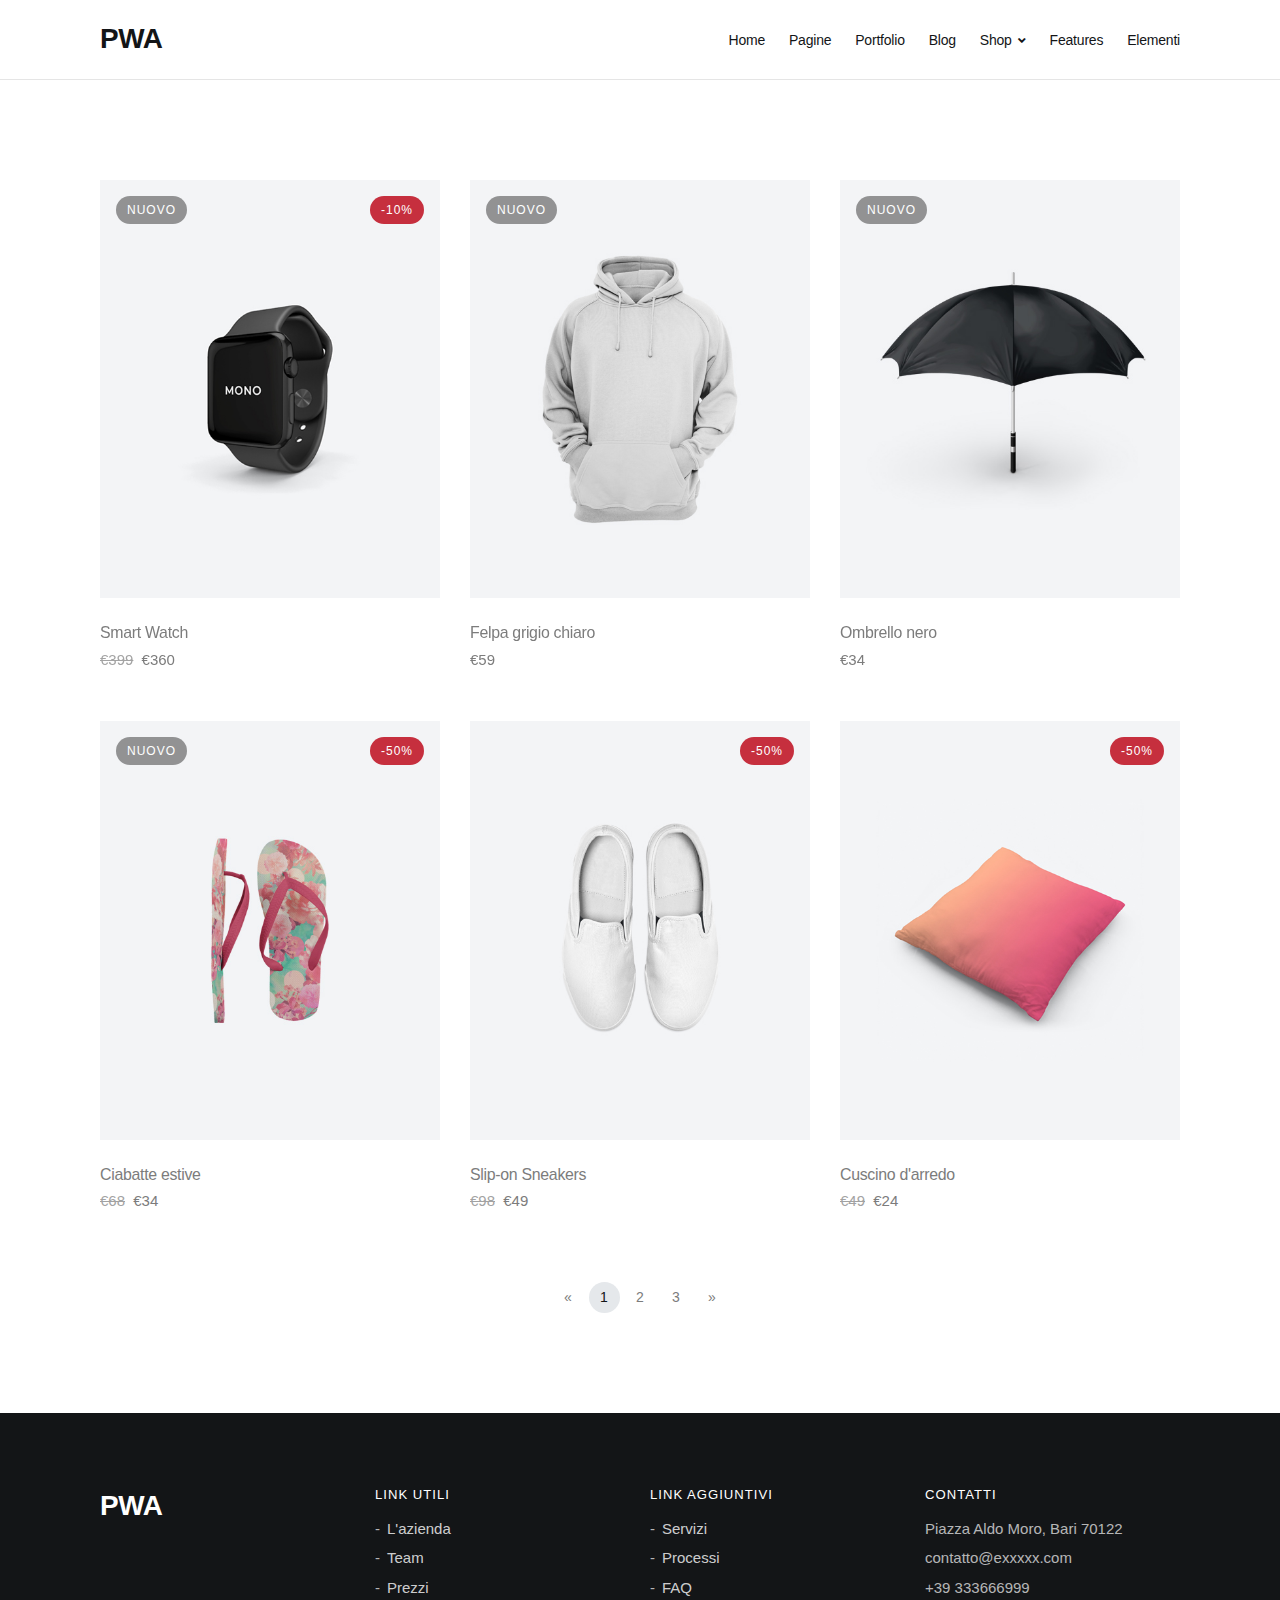
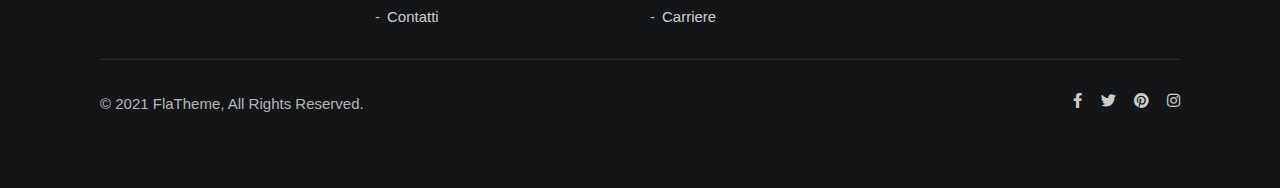
<file: pwa/home/product-listing.html>
<!DOCTYPE html>
<html lang="en">
	
<head>
		<meta charset="utf-8">
		<meta name="viewport" content="width=device-width, initial-scale=1, shrink-to-fit=no">
		<meta name="description" content="">
        <meta name="keywords" content="">
		<title>PWA</title>
		<!-- Favicon -->
        <link href="../assets/images/favicon.png" rel="shortcut icon">
		<!-- CSS -->
		<link href="../assets/plugins/bootstrap/bootstrap.min.css" rel="stylesheet">
		<link href="../assets/plugins/owl-carousel/owl.carousel.min.css" rel="stylesheet">
		<link href="../assets/plugins/owl-carousel/owl.theme.default.min.css" rel="stylesheet">
		<link href="../assets/plugins/magnific-popup/magnific-popup.min.css" rel="stylesheet">
		<link href="../assets/plugins/sal/sal.min.css" rel="stylesheet">
		<link href="../assets/css/theme.min.css" rel="stylesheet">
		<!-- Fonts/Icons -->
		<link href="../assets/plugins/font-awesome/css/all.css" rel="stylesheet">
		<link href="../assets/plugins/themify/themify-icons.min.css" rel="stylesheet">
		<link href="../assets/plugins/simple-line-icons/css/simple-line-icons.css" rel="stylesheet">
	</head>
	<body data-preloader="1">

	

		<!-- Header -->
		<div class="header border-bottom">
			<div class="container">
				<!-- Logo -->
				<div class="header-logo">
					<h3><a href="business-2.html">PWA</a></h3>
				</div>
				<!-- Menu -->
				<div class="header-menu">
					<ul class="nav">
						<li class="nav-item">
							<a class="nav-link" href="business-2.html">Home</a>
							
						</li>
						<li class="nav-item">
							<a class="nav-link" href="#">Pagine</a>
							
						</li>
						<li class="nav-item">
							<a class="nav-link" href="#">Portfolio</a>
							
						</li>
						<li class="nav-item">
							<a class="nav-link" href="#">Blog</a>
							
						</li>
						<li class="nav-item">
							<a class="nav-link" href="#">Shop</a>
							<ul class="nav-dropdown">
								<li class="nav-dropdown-item">
									<a class="nav-dropdown-link" href="product-listing.html">Lista dei prodotti</a>
								</li>
								<li class="nav-dropdown-item">
									<a class="nav-dropdown-link" href="product-single.html">Smart Watch</a>
								</li>
								
								<li class="nav-dropdown-item">
									<a class="nav-dropdown-link" href="checkout.html">Checkout</a>
								</li>
								
							</ul>
						</li>
						<li class="nav-item">
							<a class="nav-link" href="#">Features</a>
							
						</li>
						<li class="nav-item">
							<a class="nav-link" href="#">Elementi</a>
							
						</li>
					</ul>
				</div>
				<!-- Menu Toggle -->
				<button class="header-toggle">
					<span></span>
				</button>
			</div><!-- end container -->
		</div>
		<!-- end Header -->

		<!-- Products section -->
		<div class="section">
			<div class="container">
				<!-- Products -->
				<div class="row col-spacing-30">
					<!-- Product box 1 -->
					<div class="col-12 col-sm-6 col-lg-4">
						<div class="product-box">
							<div class="product-img">
								<!-- Product IMG -->
								<a class="product-img-link" href="product-single.html">
									<img src="../assets/images/product-watch.jpg" alt="">
								</a>
								<!-- Badge (left) -->
								<div class="product-badge-left">
									<span>Nuovo</span>
								</div>
								<!-- Badge (right) -->
								<div class="product-badge-right red">
									<span>-10%</span>
								</div>
								<!-- Aggiungi al carrello -->
								<div class="add-to-cart">
									<a href="#">Aggiungi al carrello</a>
								</div>
							</div>
							<div class="product-title">
								<!-- Product Title -->
								<h6 class="font-weight-medium"><a href="product-single.html">Smart Watch</a></h6>
								<!-- Product Price -->
								<div class="price">
									<del>€399</del>
									<span>€360</span>
								</div>
							</div>
						</div>
					</div>
					<!-- Product box 2 -->
					<div class="col-12 col-sm-6 col-lg-4">
						<div class="product-box">
							<div class="product-img">
								<!-- Product IMG -->
								<a class="product-img-link" href="product-single.html">
									<img src="../assets/images/product-hoodie.jpg" alt="">
								</a>
								<!-- Badge (left) -->
								<div class="product-badge-left">
									<span>Nuovo</span>
								</div>
								<!-- Badge (right) -->
								<!--<div class="product-badge-right red">
									<span>-50%</span>
								</div>-->
								<!-- Aggiungi al carrello -->
								<div class="add-to-cart">
									<a href="#">Aggiungi al carrello</a>
								</div>
							</div>
							<div class="product-title">
								<!-- Product Title -->
								<h6 class="font-weight-medium"><a href="product-single.html">Felpa grigio chiaro</a></h6>
								<!-- Product Price -->
								<div class="price">
									<span>€59</span>
								</div>
							</div>
						</div>
					</div>
					<!-- Product box 3 -->
					<div class="col-12 col-sm-6 col-lg-4">
						<div class="product-box">
							<div class="product-img">
								<!-- Product IMG -->
								<a class="product-img-link" href="product-single.html">
									<img src="../assets/images/product-umbrella.jpg" alt="">
								</a>
								<!-- Badge (left) -->
								<div class="product-badge-left">
									<span>Nuovo</span>
								</div>
								<!-- Badge (right) -->
								<!--<div class="product-badge-right red">
									<span>-50%</span>
								</div>-->
								<!-- Aggiungi al carrello -->
								<div class="add-to-cart">
									<a href="#">Aggiungi al carrello</a>
								</div>
							</div>
							<div class="product-title">
								<!-- Product Title -->
								<h6 class="font-weight-medium"><a href="product-single.html">Ombrello nero</a></h6>
								<!-- Product Price -->
								<div class="price">
									<span>€34</span>
								</div>
							</div>
						</div>
					</div>
					<!-- Product box 4 -->
					<div class="col-12 col-sm-6 col-lg-4">
						<div class="product-box">
							<div class="product-img">
								<!-- Product IMG -->
								<a class="product-img-link" href="product-single.html">
									<img src="../assets/images/product-flipflops.jpg" alt="">
								</a>
								<!-- Badge (left) -->
								<div class="product-badge-left">
									<span>Nuovo</span>
								</div>
								<!-- Badge (right) -->
								<div class="product-badge-right red">
									<span>-50%</span>
								</div>
								<!-- Aggiungi al carrello -->
								<div class="add-to-cart">
									<a href="#">Aggiungi al carrello</a>
								</div>
							</div>
							<div class="product-title">
								<!-- Product Title -->
								<h6 class="font-weight-medium"><a href="product-single.html">Ciabatte estive</a></h6>
								<!-- Product Price -->
								<div class="price">
									<del>€68</del>
									<span>€34</span>
								</div>
							</div>
						</div>
					</div>
					<!-- Product box 5 -->
					<div class="col-12 col-sm-6 col-lg-4">
						<div class="product-box">
							<div class="product-img">
								<!-- Product IMG -->
								<a class="product-img-link" href="product-single.html">
									<img src="../assets/images/product-shoes.jpg" alt="">
								</a>
								<!-- Badge (left) -->
								<!--<div class="product-badge-left">
									<span>Nuovo</span>
								</div>-->
								<!-- Badge (right) -->
								<div class="product-badge-right red">
									<span>-50%</span>
								</div>
								<!-- Aggiungi al carrello -->
								<div class="add-to-cart">
									<a href="#">Aggiungi al carrello</a>
								</div>
							</div>
							<div class="product-title">
								<!-- Product Title -->
								<h6 class="font-weight-medium"><a href="product-single.html">Slip-on Sneakers</a></h6>
								<!-- Product Price -->
								<div class="price">
									<del>€98</del>
									<span>€49</span>
								</div>
							</div>
						</div>
					</div>
					<!-- Product box 6 -->
					<div class="col-12 col-sm-6 col-lg-4">
						<div class="product-box">
							<div class="product-img">
								<!-- Product IMG -->
								<a class="product-img-link" href="product-single.html">
									<img src="../assets/images/product-pillow.jpg" alt="">
								</a>
								<!-- Badge (left) -->
								<!--<div class="product-badge-left">
									<span>Nuovo</span>
								</div>-->
								<!-- Badge (right) -->
								<div class="product-badge-right red">
									<span>-50%</span>
								</div>
								<!-- Aggiungi al carrello -->
								<div class="add-to-cart">
									<a href="#">Aggiungi al carrello</a>
								</div>
							</div>
							<div class="product-title">
								<!-- Product Title -->
								<h6 class="font-weight-medium"><a href="product-single.html">Cuscino d'arredo</a></h6>
								<!-- Product Price -->
								<div class="price">
									<del>€49</del>
									<span>€24</span>
								</div>
							</div>
						</div>
					</div>
				</div><!-- end row -->
				<!-- Pagination -->
				<div class="text-center margin-top-50">
					<nav>
						<ul class="pagination justify-content-center">
							<li class="page-item"><a class="page-link" href="#">«</a></li>
							<li class="page-item active"><a class="page-link" href="#">1</a></li>
							<li class="page-item"><a class="page-link" href="#">2</a></li>
							<li class="page-item"><a class="page-link" href="#">3</a></li>
							<li class="page-item"><a class="page-link" href="#">»</a></li>
						</ul>
					</nav>
				</div>
			</div><!-- end container -->
		</div>
		<!-- end Products section -->

		<footer>
			<div class="section-sm bg-dark">
				<div class="container">
					<div class="row col-spacing-20">
						<div class="col-6 col-sm-6 col-lg-3">
							<h3>PWA</h3>
						</div>
						<div class="col-6 col-sm-6 col-lg-3">
							<h6 class="font-small font-weight-normal uppercase">Link utili</h6>
							<ul class="list-dash">
								<li><a href="#">L'azienda</a></li>
								<li><a href="#">Team</a></li>
								<li><a href="#">Prezzi</a></li>
								<li><a href="#">Contatti</a></li>
							</ul>
						</div>
						<div class="col-6 col-sm-6 col-lg-3">
							<h6 class="font-small font-weight-normal uppercase">Link aggiuntivi</h6>
							<ul class="list-dash">
								<li><a href="#">Servizi</a></li>
								<li><a href="#">Processi</a></li>
								<li><a href="#">FAQ</a></li>
								<li><a href="#">Carriere</a></li>
							</ul>
						</div>
						<div class="col-6 col-sm-6 col-lg-3">
							<h6 class="font-small font-weight-normal uppercase">Contatti</h6>
							<ul class="list-unstyled">
								<li>Piazza Aldo Moro, Bari 70122</li>
								<li>contatto@exxxxx.com</li>
								<li>+39 333666999</li>
							</ul>
						</div>
					</div><!-- end row(1) -->

					<hr class="margin-top-30 margin-bottom-30">

					<div class="row col-spacing-10">
						<div class="col-12 col-md-6 text-center text-md-left">
							<p>&copy; 2021 FlaTheme, All Rights Reserved.</p>
						</div>
						<div class="col-12 col-md-6 text-center text-md-right">
							<ul class="list-inline">
								<li><a href="#"><i class="fab fa-facebook-f"></i></a></li>
								<li><a href="#"><i class="fab fa-twitter"></i></a></li>
								<li><a href="#"><i class="fab fa-pinterest"></i></a></li>
								<li><a href="#"><i class="fab fa-instagram"></i></a></li>
							</ul>
						</div>
					</div><!-- end row(2) -->
				</div><!-- end container -->
			</div>
		</footer>

		<!-- Scroll to top button -->
		<div class="scrolltotop">
			<a class="button-circle button-circle-sm button-circle-dark" href="#"><i class="ti-arrow-up"></i></a>
		</div>
		<!-- end Scroll to top button -->

		<!-- ***** JAVASCRIPTS ***** -->
		<script src="../assets/plugins/jquery.min.js"></script>
		<script src="https://maps.googleapis.com/maps/api/js?key=AIzaSyBUma4oJ7_6VbfGNdUYdv6VQ0Ph07Fz0k8"></script>
		<script src="https://polyfill.io/v3/polyfill.js?features=IntersectionObserver"></script>
		<script src="../assets/plugins/plugins.js"></script>
		<script src="../assets/js/functions.min.js"></script>
	</body>

</html>
</file>
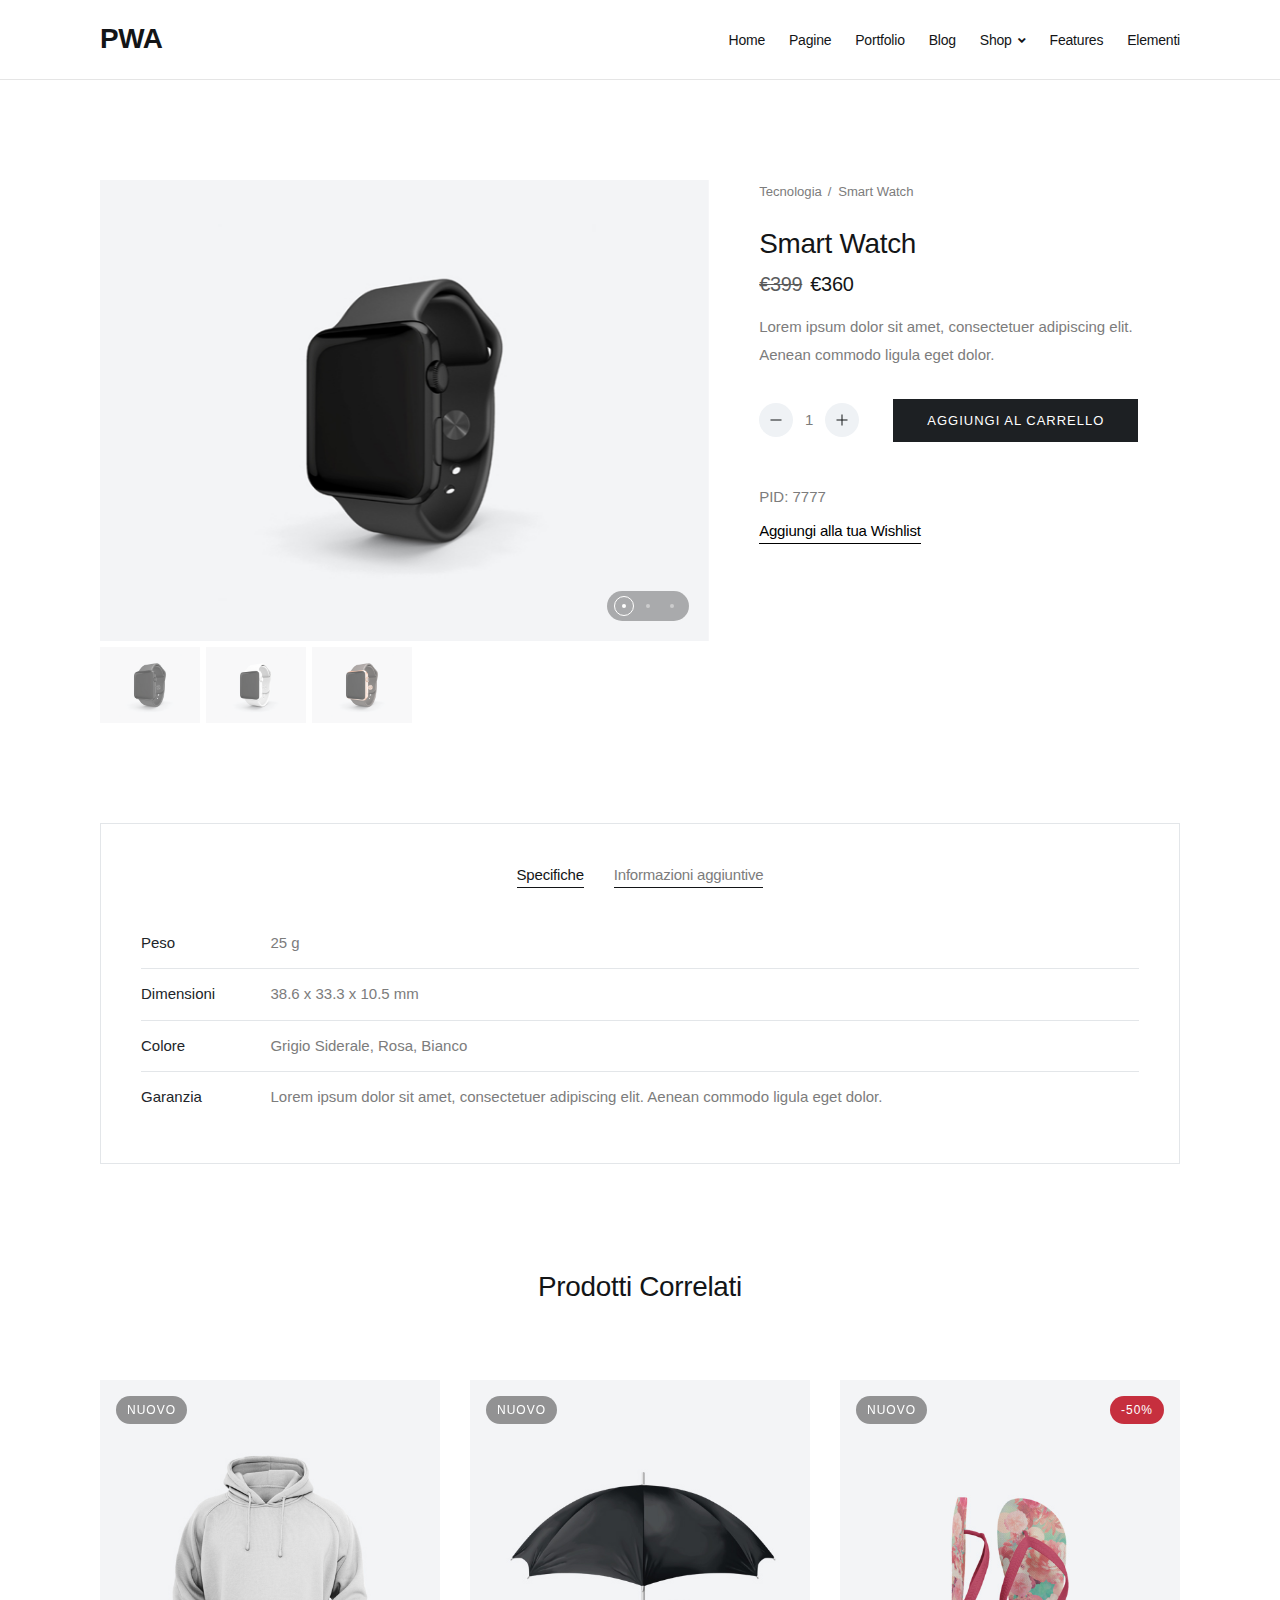
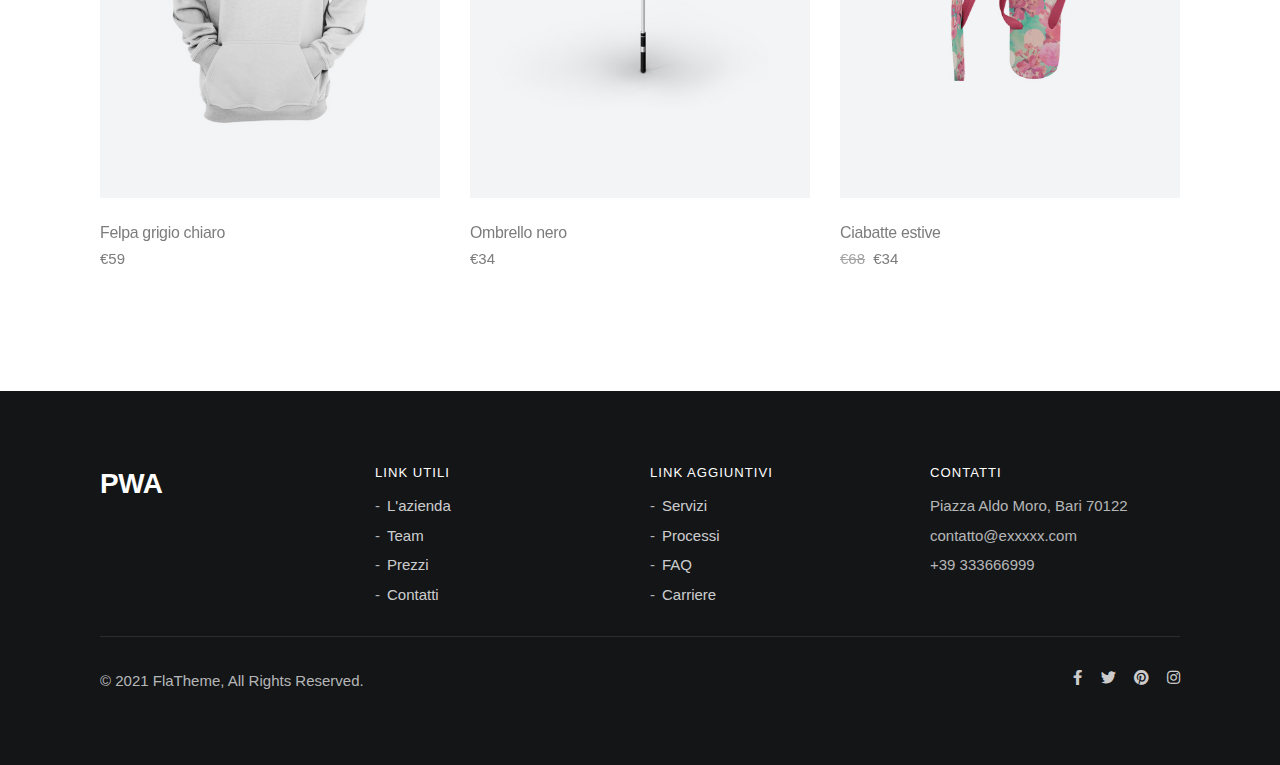
<file: pwa/home/product-single.html>
<!DOCTYPE html>
<html lang="en">
	
<head>
		<meta charset="utf-8">
		<meta name="viewport" content="width=device-width, initial-scale=1, shrink-to-fit=no">
		<meta name="description" content="">
        <meta name="keywords" content="">
		<title>PWA</title>
		<!-- Favicon -->
        <link href="../assets/images/favicon.png" rel="shortcut icon">
		<!-- CSS -->
		<link href="../assets/plugins/bootstrap/bootstrap.min.css" rel="stylesheet">
		<link href="../assets/plugins/owl-carousel/owl.carousel.min.css" rel="stylesheet">
		<link href="../assets/plugins/owl-carousel/owl.theme.default.min.css" rel="stylesheet">
		<link href="../assets/plugins/magnific-popup/magnific-popup.min.css" rel="stylesheet">
		<link href="../assets/plugins/sal/sal.min.css" rel="stylesheet">
		<link href="../assets/css/theme.min.css" rel="stylesheet">
		<!-- Fonts/Icons -->
		<link href="../assets/plugins/font-awesome/css/all.css" rel="stylesheet">
		<link href="../assets/plugins/themify/themify-icons.min.css" rel="stylesheet">
		<link href="../assets/plugins/simple-line-icons/css/simple-line-icons.css" rel="stylesheet">
	</head>
	<body data-preloader="1">

	
		<!-- Header -->
		<div class="header border-bottom">
			<div class="container">
				<!-- Logo -->
				<div class="header-logo">
					<h3><a href="business-2.html">PWA</a></h3>
				</div>
				<!-- Menu -->
				<div class="header-menu">
					<ul class="nav">
						<li class="nav-item">
							<a class="nav-link" href="business-2.html">Home</a>
							
						</li>
						<li class="nav-item">
							<a class="nav-link" href="#">Pagine</a>
							
						</li>
						<li class="nav-item">
							<a class="nav-link" href="#">Portfolio</a>
							
						</li>
						<li class="nav-item">
							<a class="nav-link" href="#">Blog</a>
							
						</li>
						<li class="nav-item">
							<a class="nav-link" href="#">Shop</a>
							<ul class="nav-dropdown">
								<li class="nav-dropdown-item">
									<a class="nav-dropdown-link" href="product-listing.html">Lista dei prodotti</a>
								</li>
								<li class="nav-dropdown-item">
									<a class="nav-dropdown-link" href="product-single.html">Smart Watch</a>
								</li>
								
								<li class="nav-dropdown-item">
									<a class="nav-dropdown-link" href="checkout.html">Checkout</a>
								</li>
								
							</ul>
						</li>
						<li class="nav-item">
							<a class="nav-link" href="#">Features</a>
							
						</li>
						<li class="nav-item">
							<a class="nav-link" href="#">Elementi</a>
							
						</li>
					</ul>
				</div>
				<!-- Menu Toggle -->
				<button class="header-toggle">
					<span></span>
				</button>
			</div><!-- end container -->
		</div>
		<!-- end Header -->

		<div class="section">
			<div class="container">
				<div class="row col-spacing-50">
					<div class="col-12 col-lg-7">
						<div class="owl-carousel product-carousel owl-dots-overlay-right">
							<div data-hash="1">
								<img src="../assets/images/product-single-1.jpg" alt="">
							</div>
							<div data-hash="2">
								<img src="../assets/images/product-single-2.jpg" alt="">
							</div>
							<div data-hash="3">
								<img src="../assets/images/product-single-3.jpg" alt="">
							</div>
						</div>
						<ul class="product-carousel-thumbnails">
							<li><a href="#1"><img src="../assets/images/product-single-1.jpg" alt=""></a></li>
							<li><a href="#2"><img src="../assets/images/product-single-2.jpg" alt=""></a></li>
							<li><a href="#3"><img src="../assets/images/product-single-3.jpg" alt=""></a></li>
						</ul>
					</div>
					<div class="col-12 col-lg-5">
						<ul class="list-inline-slash font-small margin-bottom-10">
							<li><a href="#">Tecnologia</a></li>
							<li><a href="#">Smart Watch</a></li>
						</ul>
						<h3 class="font-weight-normal margin-0">Smart Watch</h3>
						<div class="product-price">
							<h5 class="font-weight-light"><del>€399</del><ins>€360</ins></h5>
						</div>
						<p>Lorem ipsum dolor sit amet, consectetuer adipiscing elit. Aenean commodo ligula eget dolor.</p>
						<form class="product-quantity margin-top-30">
							<div class="qnt">
								<input type="number" id="quantity" name="quantity" min="1" max="10" value="1">
							</div>
							<button class="button button-md button-dark" type="submit">Aggiungi al carrello</button>
						</form>
						<div class="margin-top-30">
							<p>PID: 7777</p>
							<a class="button-text-1 margin-top-10" href="#">Aggiungi alla tua Wishlist</a>
						</div>
					</div>
				</div><!-- end row -->
			</div><!-- end container -->
		</div>

		<div class="container">
			<div class="product-info-box">
				<ul class="nav margin-bottom-20">
					<li class="nav-item">
						<a class="nav-link active" data-toggle="tab" href="#specs">Specifiche</a>
					</li>
					<li class="nav-item">
						<a class="nav-link" data-toggle="tab" href="#additional-info">Informazioni aggiuntive</a>
					</li>
				</ul>
				<div class="tab-content">
					<div class="tab-pane fade show active" id="specs">
						<table class="table">
							<tbody>
								<tr>
									<th scope="row">Peso</th>
									<td>25 g</td>
								</tr>
								<tr>
									<th scope="row">Dimensioni</th>
									<td>38.6 x 33.3 x 10.5 mm</td>
								</tr>
								<tr>
									<th scope="row">Colore</th>
									<td>Grigio Siderale, Rosa, Bianco</td>
								</tr>
								<tr>
									<th scope="row">Garanzia</th>
									<td>Lorem ipsum dolor sit amet, consectetuer adipiscing elit. Aenean commodo ligula eget dolor.</td>
								</tr>
							</tbody>
						</table>
					</div>
					<div class="tab-pane fade" id="additional-info">
						<p>Lorem ipsum dolor sit amet, consectetuer adipiscing elit. Aenean commodo ligula eget dolor. Aenean massa. Cum sociis natoque penatibus et magnis dis parturient montes, nascetur ridiculus mus. Donec quam felis, ultricies nec, pellentesque eu, pretium quis, sem. Nulla consequat massa quis enim.</p>
						<p>Donec pede justo, fringilla vel, aliquet nec, vulputate eget, arcu. In enim justo, rhoncus ut, imperdiet a, venenatis vitae, justo. Nullam dictum felis eu pede mollis pretium. Integer tincidunt. Cras dapibus. Vivamus elementum semper nisi. Aenean vulputate eleifend tellus.</p>
					</div>
				</div>
			</div>
		</div><!-- end container -->

		<!-- Related Products -->
		<div class="section">
			<div class="container">
				<div class="margin-bottom-70 text-center">
					<h3 class="font-weight-normal">Prodotti Correlati</h3>
				</div>
				<div class="owl-carousel" data-owl-dots="false" data-owl-autoplay="true" data-owl-margin="30" data-owl-xs="1" data-owl-sm="2" data-owl-md="3" data-owl-lg="3" data-owl-xl="3">
					<!-- Carousel Item -->
					<div class="product-box">
						<div class="product-img">
							<!-- Product IMG -->
							<a class="product-img-link" href="product-single.html">
								<img src="../assets/images/product-hoodie.jpg" alt="">
							</a>
							<!-- Badge (left) -->
							<div class="product-badge-left">
								<span>Nuovo</span>
							</div>
							<!-- Badge (right) -->
							<!--<div class="product-badge-right red">
								<span>-50%</span>
							</div>-->
							<!-- Aggiungi al carrello -->
							<div class="add-to-cart">
								<a href="#">Aggiungi al carrello</a>
							</div>
						</div>
						<div class="product-title">
							<!-- Product Title -->
							<h6 class="font-weight-medium"><a href="product-single.html">Felpa grigio chiaro</a></h6>
							<!-- Product Price -->
							<div class="price">
								<span>€59</span>
							</div>
						</div>
					</div>
					<!-- Carousel Item -->
					<div class="product-box">
						<div class="product-img">
							<!-- Product IMG -->
							<a class="product-img-link" href="product-single.html">
								<img src="../assets/images/product-umbrella.jpg" alt="">
							</a>
							<!-- Badge (left) -->
							<div class="product-badge-left">
								<span>Nuovo</span>
							</div>
							<!-- Badge (right) -->
							<!--<div class="product-badge-right red">
								<span>-50%</span>
							</div>-->
							<!-- Aggiungi al carrello -->
							<div class="add-to-cart">
								<a href="#">Aggiungi al carrello</a>
							</div>
						</div>
						<div class="product-title">
							<!-- Product Title -->
							<h6 class="font-weight-medium"><a href="product-single.html">Ombrello nero</a></h6>
							<!-- Product Price -->
							<div class="price">
								<span>€34</span>
							</div>
						</div>
					</div>
					<!-- Carousel Item -->
					<div class="product-box">
						<div class="product-img">
							<!-- Product IMG -->
							<a class="product-img-link" href="product-single.html">
								<img src="../assets/images/product-flipflops.jpg" alt="">
							</a>
							<!-- Badge (left) -->
							<div class="product-badge-left">
								<span>Nuovo</span>
							</div>
							<!-- Badge (right) -->
							<div class="product-badge-right red">
								<span>-50%</span>
							</div>
							<!-- Aggiungi al carrello -->
							<div class="add-to-cart">
								<a href="#">Aggiungi al carrello</a>
							</div>
						</div>
						<div class="product-title">
							<!-- Product Title -->
							<h6 class="font-weight-medium"><a href="product-single.html">Ciabatte estive</a></h6>
							<!-- Product Price -->
							<div class="price">
								<del>€68</del>
								<span>€34</span>
							</div>
						</div>
					</div>
					<!-- Carousel Item -->
					<div class="product-box">
						<div class="product-img">
							<!-- Product IMG -->
							<a class="product-img-link" href="product-single.html">
								<img src="../assets/images/product-shoes.jpg" alt="">
							</a>
							<!-- Badge (left) -->
							<!--<div class="product-badge-left">
								<span>Nuovo</span>
							</div>-->
							<!-- Badge (right) -->
							<div class="product-badge-right red">
								<span>-50%</span>
							</div>
							<!-- Aggiungi al carrello -->
							<div class="add-to-cart">
								<a href="#">Aggiungi al carrello</a>
							</div>
						</div>
						<div class="product-title">
							<!-- Product Title -->
							<h6 class="font-weight-medium"><a href="product-single.html">Slip-on Sneakers</a></h6>
							<!-- Product Price -->
							<div class="price">
								<del>€98</del>
								<span>€49</span>
							</div>
						</div>
					</div>
					<!-- Carousel Item -->
					<div class="product-box">
						<div class="product-img">
							<!-- Product IMG -->
							<a class="product-img-link" href="product-single.html">
								<img src="../assets/images/product-pillow.jpg" alt="">
							</a>
							<!-- Badge (left) -->
							<!--<div class="product-badge-left">
								<span>Nuovo</span>
							</div>-->
							<!-- Badge (right) -->
							<div class="product-badge-right red">
								<span>-50%</span>
							</div>
							<!-- Aggiungi al carrello -->
							<div class="add-to-cart">
								<a href="#">Aggiungi al carrello</a>
							</div>
						</div>
						<div class="product-title">
							<!-- Product Title -->
							<h6 class="font-weight-medium"><a href="product-single.html">Cuscino d'arredo</a></h6>
							<!-- Product Price -->
							<div class="price">
								<del>€49</del>
								<span>€24</span>
							</div>
						</div>
					</div>
				</div><!-- end owl-carousel -->
			</div><!-- end container -->
		</div>
		<!-- end Related Products -->

		<footer>
			<div class="section-sm bg-dark">
				<div class="container">
					<div class="row col-spacing-20">
						<div class="col-6 col-sm-6 col-lg-3">
							<h3>PWA</h3>
						</div>
						<div class="col-6 col-sm-6 col-lg-3">
							<h6 class="font-small font-weight-normal uppercase">Link utili</h6>
							<ul class="list-dash">
								<li><a href="#">L'azienda</a></li>
								<li><a href="#">Team</a></li>
								<li><a href="#">Prezzi</a></li>
								<li><a href="#">Contatti</a></li>
							</ul>
						</div>
						<div class="col-6 col-sm-6 col-lg-3">
							<h6 class="font-small font-weight-normal uppercase">Link aggiuntivi</h6>
							<ul class="list-dash">
								<li><a href="#">Servizi</a></li>
								<li><a href="#">Processi</a></li>
								<li><a href="#">FAQ</a></li>
								<li><a href="#">Carriere</a></li>
							</ul>
						</div>
						<div class="Piazza Aldo Moro, Bari 70122col-6 col-sm-6 col-lg-3">
							<h6 class="font-small font-weight-normal uppercase">Contatti</h6>
							<ul class="list-unstyled">
								<li>Piazza Aldo Moro, Bari 70122</li>
								<li>contatto@exxxxx.com</li>
								<li>+39 333666999</li>
							</ul>
						</div>
					</div><!-- end row(1) -->

					<hr class="margin-top-30 margin-bottom-30">

					<div class="row col-spacing-10">
						<div class="col-12 col-md-6 text-center text-md-left">
							<p>&copy; 2021 FlaTheme, All Rights Reserved.</p>
						</div>
						<div class="col-12 col-md-6 text-center text-md-right">
							<ul class="list-inline">
								<li><a href="#"><i class="fab fa-facebook-f"></i></a></li>
								<li><a href="#"><i class="fab fa-twitter"></i></a></li>
								<li><a href="#"><i class="fab fa-pinterest"></i></a></li>
								<li><a href="#"><i class="fab fa-instagram"></i></a></li>
							</ul>
						</div>
					</div><!-- end row(2) -->
				</div><!-- end container -->
			</div>
		</footer>

		<!-- Scroll to top button -->
		<div class="scrolltotop">
			<a class="button-circle button-circle-sm button-circle-dark" href="#"><i class="ti-arrow-up"></i></a>
		</div>
		<!-- end Scroll to top button -->

		<!-- ***** JAVASCRIPTS ***** -->
		<script src="../assets/plugins/jquery.min.js"></script>
		<script src="https://maps.googleapis.com/maps/api/js?key=AIzaSyBUma4oJ7_6VbfGNdUYdv6VQ0Ph07Fz0k8"></script>
		<script src="https://polyfill.io/v3/polyfill.js?features=IntersectionObserver"></script>
		<script src="../assets/plugins/plugins.js"></script>
		<script src="../assets/js/functions.min.js"></script>
	</body>

</html>
</file>
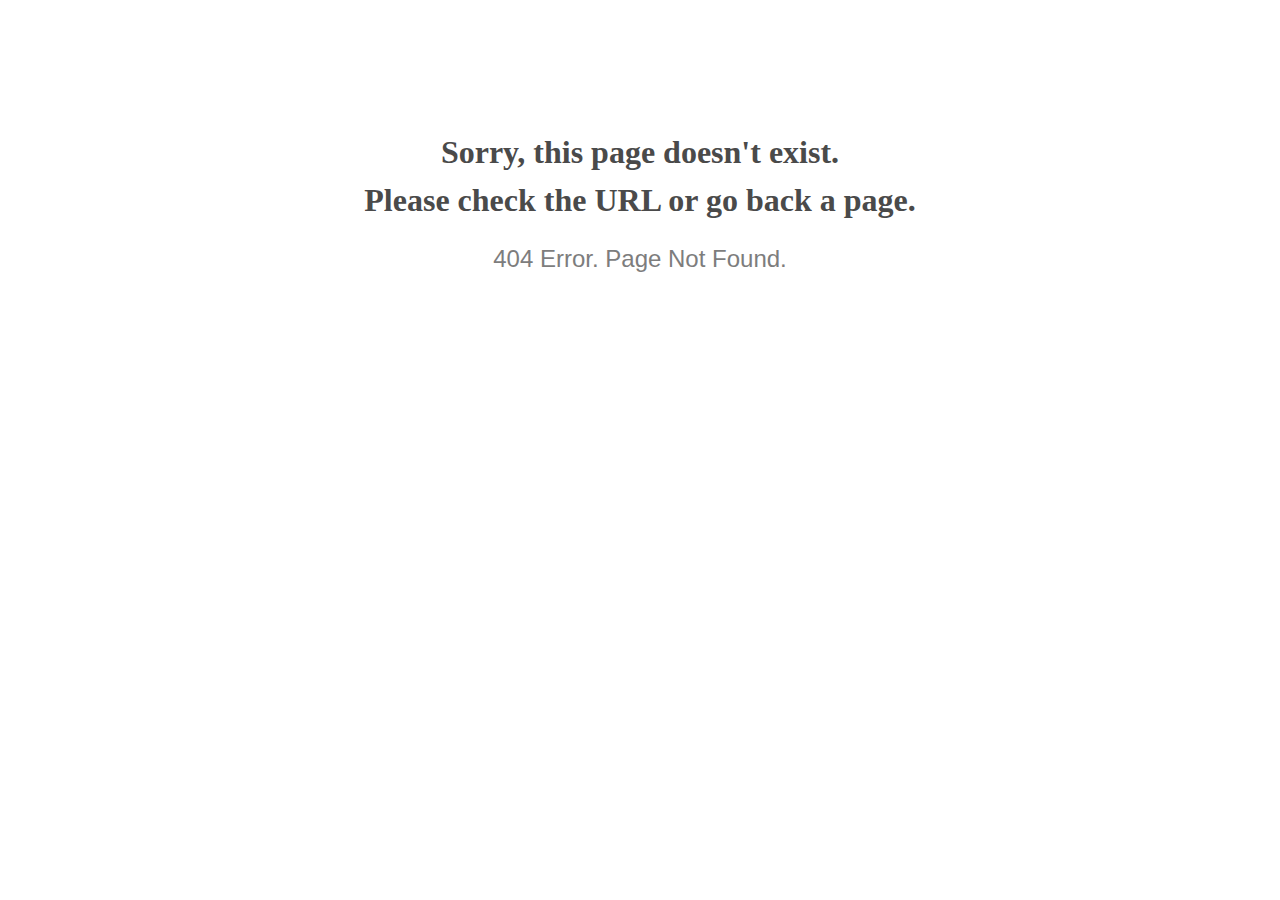
<file: assets/plugins/owl-carousel/owl.video.play.html>
<!doctype html>
<html lang="en">
<head>
  <meta charset="utf-8">
  <meta http-equiv="x-ua-compatible" content="ie=edge">
  <title>404 Error</title>
  <meta name="viewport" content="width=device-width, initial-scale=1">
  <meta name="robots" content="noindex, nofollow">
  <style>
    @media screen and (max-width:500px) {
      body { font-size: .6em; } 
    }
  </style>
</head>

<body style="text-align: center;">

  <h1 style="font-family: Georgia, serif; color: #4a4a4a; margin-top: 4em; line-height: 1.5;">
    Sorry, this page doesn't exist.<br>Please check the URL or go back a page.
  </h1>
  
  <h2 style="  font-family: Verdana, sans-serif; color: #7d7d7d; font-weight: 300;">
    404 Error. Page Not Found.
  </h2>
  
</body>

</html>
</file>
<file: assets/plugins/simple-line-icons/css/simple-line-icons.css>
@font-face {
  font-family: 'simple-line-icons';
 src: url('../assets/plugins/simple-line-icons/fonts/Simple-Line-Icons.eot?v=2.4.0');
 src: url('../assets/plugins/simple-line-icons/fonts/Simple-Line-Icons.eot?v=2.4.0#iefix') format('embedded-opentype'),
 url('../assets/plugins/simple-line-icons/fonts/Simple-Line-Icons.woff2?v=2.4.0') format('woff2'),
 url('../assets/plugins/simple-line-icons/fonts/Simple-Line-Icons.ttf?v=2.4.0') format('truetype'),
 url('../assets/plugins/simple-line-icons/fonts/Simple-Line-Icons.woff?v=2.4.0') format('woff'),
 url('../assets/plugins/simple-line-icons/fonts/Simple-Line-Icons.svg?v=2.4.0#simple-line-icons') format('svg');
 font-weight: normal;
 font-style: normal;
}
/*
 Use the following CSS code if you want to have a class per icon.
 Instead of a list of all class selectors, you can use the generic [class*="icon-"] selector, but it's slower:
*/
.icon-user,
.icon-people,
.icon-user-female,
.icon-user-follow,
.icon-user-following,
.icon-user-unfollow,
.icon-login,
.icon-logout,
.icon-emotsmile,
.icon-phone,
.icon-call-end,
.icon-call-in,
.icon-call-out,
.icon-map,
.icon-location-pin,
.icon-direction,
.icon-directions,
.icon-compass,
.icon-layers,
.icon-menu,
.icon-list,
.icon-options-vertical,
.icon-options,
.icon-arrow-down,
.icon-arrow-left,
.icon-arrow-right,
.icon-arrow-up,
.icon-arrow-up-circle,
.icon-arrow-left-circle,
.icon-arrow-right-circle,
.icon-arrow-down-circle,
.icon-check,
.icon-clock,
.icon-plus,
.icon-minus,
.icon-close,
.icon-event,
.icon-exclamation,
.icon-organization,
.icon-trophy,
.icon-screen-smartphone,
.icon-screen-desktop,
.icon-plane,
.icon-notebook,
.icon-mustache,
.icon-mouse,
.icon-magnet,
.icon-energy,
.icon-disc,
.icon-cursor,
.icon-cursor-move,
.icon-crop,
.icon-chemistry,
.icon-speedometer,
.icon-shield,
.icon-screen-tablet,
.icon-magic-wand,
.icon-hourglass,
.icon-graduation,
.icon-ghost,
.icon-game-controller,
.icon-fire,
.icon-eyeglass,
.icon-envelope-open,
.icon-envelope-letter,
.icon-bell,
.icon-badge,
.icon-anchor,
.icon-wallet,
.icon-vector,
.icon-speech,
.icon-puzzle,
.icon-printer,
.icon-present,
.icon-playlist,
.icon-pin,
.icon-picture,
.icon-handbag,
.icon-globe-alt,
.icon-globe,
.icon-folder-alt,
.icon-folder,
.icon-film,
.icon-feed,
.icon-drop,
.icon-drawer,
.icon-docs,
.icon-doc,
.icon-diamond,
.icon-cup,
.icon-calculator,
.icon-bubbles,
.icon-briefcase,
.icon-book-open,
.icon-basket-loaded,
.icon-basket,
.icon-bag,
.icon-action-undo,
.icon-action-redo,
.icon-wrench,
.icon-umbrella,
.icon-trash,
.icon-tag,
.icon-support,
.icon-frame,
.icon-size-fullscreen,
.icon-size-actual,
.icon-shuffle,
.icon-share-alt,
.icon-share,
.icon-rocket,
.icon-question,
.icon-pie-chart,
.icon-pencil,
.icon-note,
.icon-loop,
.icon-home,
.icon-grid,
.icon-graph,
.icon-microphone,
.icon-music-tone-alt,
.icon-music-tone,
.icon-earphones-alt,
.icon-earphones,
.icon-equalizer,
.icon-like,
.icon-dislike,
.icon-control-start,
.icon-control-rewind,
.icon-control-play,
.icon-control-pause,
.icon-control-forward,
.icon-control-end,
.icon-volume-1,
.icon-volume-2,
.icon-volume-off,
.icon-calendar,
.icon-bulb,
.icon-chart,
.icon-ban,
.icon-bubble,
.icon-camrecorder,
.icon-camera,
.icon-cloud-download,
.icon-cloud-upload,
.icon-envelope,
.icon-eye,
.icon-flag,
.icon-heart,
.icon-info,
.icon-key,
.icon-link,
.icon-lock,
.icon-lock-open,
.icon-magnifier,
.icon-magnifier-add,
.icon-magnifier-remove,
.icon-paper-clip,
.icon-paper-plane,
.icon-power,
.icon-refresh,
.icon-reload,
.icon-settings,
.icon-star,
.icon-symbol-female,
.icon-symbol-male,
.icon-target,
.icon-credit-card,
.icon-paypal,
.icon-social-tumblr,
.icon-social-twitter,
.icon-social-facebook,
.icon-social-instagram,
.icon-social-linkedin,
.icon-social-pinterest,
.icon-social-github,
.icon-social-google,
.icon-social-reddit,
.icon-social-skype,
.icon-social-dribbble,
.icon-social-behance,
.icon-social-foursqare,
.icon-social-soundcloud,
.icon-social-spotify,
.icon-social-stumbleupon,
.icon-social-youtube,
.icon-social-dropbox,
.icon-social-vkontakte,
.icon-social-steam {
  font-family: 'simple-line-icons';
  speak: none;
  font-style: normal;
  font-weight: normal;
  font-variant: normal;
  text-transform: none;
  line-height: 1;
  /* Better Font Rendering =========== */
  -webkit-font-smoothing: antialiased;
  -moz-osx-font-smoothing: grayscale;
}
.icon-user:before {
  content: "\e005";
}
.icon-people:before {
  content: "\e001";
}
.icon-user-female:before {
  content: "\e000";
}
.icon-user-follow:before {
  content: "\e002";
}
.icon-user-following:before {
  content: "\e003";
}
.icon-user-unfollow:before {
  content: "\e004";
}
.icon-login:before {
  content: "\e066";
}
.icon-logout:before {
  content: "\e065";
}
.icon-emotsmile:before {
  content: "\e021";
}
.icon-phone:before {
  content: "\e600";
}
.icon-call-end:before {
  content: "\e048";
}
.icon-call-in:before {
  content: "\e047";
}
.icon-call-out:before {
  content: "\e046";
}
.icon-map:before {
  content: "\e033";
}
.icon-location-pin:before {
  content: "\e096";
}
.icon-direction:before {
  content: "\e042";
}
.icon-directions:before {
  content: "\e041";
}
.icon-compass:before {
  content: "\e045";
}
.icon-layers:before {
  content: "\e034";
}
.icon-menu:before {
  content: "\e601";
}
.icon-list:before {
  content: "\e067";
}
.icon-options-vertical:before {
  content: "\e602";
}
.icon-options:before {
  content: "\e603";
}
.icon-arrow-down:before {
  content: "\e604";
}
.icon-arrow-left:before {
  content: "\e605";
}
.icon-arrow-right:before {
  content: "\e606";
}
.icon-arrow-up:before {
  content: "\e607";
}
.icon-arrow-up-circle:before {
  content: "\e078";
}
.icon-arrow-left-circle:before {
  content: "\e07a";
}
.icon-arrow-right-circle:before {
  content: "\e079";
}
.icon-arrow-down-circle:before {
  content: "\e07b";
}
.icon-check:before {
  content: "\e080";
}
.icon-clock:before {
  content: "\e081";
}
.icon-plus:before {
  content: "\e095";
}
.icon-minus:before {
  content: "\e615";
}
.icon-close:before {
  content: "\e082";
}
.icon-event:before {
  content: "\e619";
}
.icon-exclamation:before {
  content: "\e617";
}
.icon-organization:before {
  content: "\e616";
}
.icon-trophy:before {
  content: "\e006";
}
.icon-screen-smartphone:before {
  content: "\e010";
}
.icon-screen-desktop:before {
  content: "\e011";
}
.icon-plane:before {
  content: "\e012";
}
.icon-notebook:before {
  content: "\e013";
}
.icon-mustache:before {
  content: "\e014";
}
.icon-mouse:before {
  content: "\e015";
}
.icon-magnet:before {
  content: "\e016";
}
.icon-energy:before {
  content: "\e020";
}
.icon-disc:before {
  content: "\e022";
}
.icon-cursor:before {
  content: "\e06e";
}
.icon-cursor-move:before {
  content: "\e023";
}
.icon-crop:before {
  content: "\e024";
}
.icon-chemistry:before {
  content: "\e026";
}
.icon-speedometer:before {
  content: "\e007";
}
.icon-shield:before {
  content: "\e00e";
}
.icon-screen-tablet:before {
  content: "\e00f";
}
.icon-magic-wand:before {
  content: "\e017";
}
.icon-hourglass:before {
  content: "\e018";
}
.icon-graduation:before {
  content: "\e019";
}
.icon-ghost:before {
  content: "\e01a";
}
.icon-game-controller:before {
  content: "\e01b";
}
.icon-fire:before {
  content: "\e01c";
}
.icon-eyeglass:before {
  content: "\e01d";
}
.icon-envelope-open:before {
  content: "\e01e";
}
.icon-envelope-letter:before {
  content: "\e01f";
}
.icon-bell:before {
  content: "\e027";
}
.icon-badge:before {
  content: "\e028";
}
.icon-anchor:before {
  content: "\e029";
}
.icon-wallet:before {
  content: "\e02a";
}
.icon-vector:before {
  content: "\e02b";
}
.icon-speech:before {
  content: "\e02c";
}
.icon-puzzle:before {
  content: "\e02d";
}
.icon-printer:before {
  content: "\e02e";
}
.icon-present:before {
  content: "\e02f";
}
.icon-playlist:before {
  content: "\e030";
}
.icon-pin:before {
  content: "\e031";
}
.icon-picture:before {
  content: "\e032";
}
.icon-handbag:before {
  content: "\e035";
}
.icon-globe-alt:before {
  content: "\e036";
}
.icon-globe:before {
  content: "\e037";
}
.icon-folder-alt:before {
  content: "\e039";
}
.icon-folder:before {
  content: "\e089";
}
.icon-film:before {
  content: "\e03a";
}
.icon-feed:before {
  content: "\e03b";
}
.icon-drop:before {
  content: "\e03e";
}
.icon-drawer:before {
  content: "\e03f";
}
.icon-docs:before {
  content: "\e040";
}
.icon-doc:before {
  content: "\e085";
}
.icon-diamond:before {
  content: "\e043";
}
.icon-cup:before {
  content: "\e044";
}
.icon-calculator:before {
  content: "\e049";
}
.icon-bubbles:before {
  content: "\e04a";
}
.icon-briefcase:before {
  content: "\e04b";
}
.icon-book-open:before {
  content: "\e04c";
}
.icon-basket-loaded:before {
  content: "\e04d";
}
.icon-basket:before {
  content: "\e04e";
}
.icon-bag:before {
  content: "\e04f";
}
.icon-action-undo:before {
  content: "\e050";
}
.icon-action-redo:before {
  content: "\e051";
}
.icon-wrench:before {
  content: "\e052";
}
.icon-umbrella:before {
  content: "\e053";
}
.icon-trash:before {
  content: "\e054";
}
.icon-tag:before {
  content: "\e055";
}
.icon-support:before {
  content: "\e056";
}
.icon-frame:before {
  content: "\e038";
}
.icon-size-fullscreen:before {
  content: "\e057";
}
.icon-size-actual:before {
  content: "\e058";
}
.icon-shuffle:before {
  content: "\e059";
}
.icon-share-alt:before {
  content: "\e05a";
}
.icon-share:before {
  content: "\e05b";
}
.icon-rocket:before {
  content: "\e05c";
}
.icon-question:before {
  content: "\e05d";
}
.icon-pie-chart:before {
  content: "\e05e";
}
.icon-pencil:before {
  content: "\e05f";
}
.icon-note:before {
  content: "\e060";
}
.icon-loop:before {
  content: "\e064";
}
.icon-home:before {
  content: "\e069";
}
.icon-grid:before {
  content: "\e06a";
}
.icon-graph:before {
  content: "\e06b";
}
.icon-microphone:before {
  content: "\e063";
}
.icon-music-tone-alt:before {
  content: "\e061";
}
.icon-music-tone:before {
  content: "\e062";
}
.icon-earphones-alt:before {
  content: "\e03c";
}
.icon-earphones:before {
  content: "\e03d";
}
.icon-equalizer:before {
  content: "\e06c";
}
.icon-like:before {
  content: "\e068";
}
.icon-dislike:before {
  content: "\e06d";
}
.icon-control-start:before {
  content: "\e06f";
}
.icon-control-rewind:before {
  content: "\e070";
}
.icon-control-play:before {
  content: "\e071";
}
.icon-control-pause:before {
  content: "\e072";
}
.icon-control-forward:before {
  content: "\e073";
}
.icon-control-end:before {
  content: "\e074";
}
.icon-volume-1:before {
  content: "\e09f";
}
.icon-volume-2:before {
  content: "\e0a0";
}
.icon-volume-off:before {
  content: "\e0a1";
}
.icon-calendar:before {
  content: "\e075";
}
.icon-bulb:before {
  content: "\e076";
}
.icon-chart:before {
  content: "\e077";
}
.icon-ban:before {
  content: "\e07c";
}
.icon-bubble:before {
  content: "\e07d";
}
.icon-camrecorder:before {
  content: "\e07e";
}
.icon-camera:before {
  content: "\e07f";
}
.icon-cloud-download:before {
  content: "\e083";
}
.icon-cloud-upload:before {
  content: "\e084";
}
.icon-envelope:before {
  content: "\e086";
}
.icon-eye:before {
  content: "\e087";
}
.icon-flag:before {
  content: "\e088";
}
.icon-heart:before {
  content: "\e08a";
}
.icon-info:before {
  content: "\e08b";
}
.icon-key:before {
  content: "\e08c";
}
.icon-link:before {
  content: "\e08d";
}
.icon-lock:before {
  content: "\e08e";
}
.icon-lock-open:before {
  content: "\e08f";
}
.icon-magnifier:before {
  content: "\e090";
}
.icon-magnifier-add:before {
  content: "\e091";
}
.icon-magnifier-remove:before {
  content: "\e092";
}
.icon-paper-clip:before {
  content: "\e093";
}
.icon-paper-plane:before {
  content: "\e094";
}
.icon-power:before {
  content: "\e097";
}
.icon-refresh:before {
  content: "\e098";
}
.icon-reload:before {
  content: "\e099";
}
.icon-settings:before {
  content: "\e09a";
}
.icon-star:before {
  content: "\e09b";
}
.icon-symbol-female:before {
  content: "\e09c";
}
.icon-symbol-male:before {
  content: "\e09d";
}
.icon-target:before {
  content: "\e09e";
}
.icon-credit-card:before {
  content: "\e025";
}
.icon-paypal:before {
  content: "\e608";
}
.icon-social-tumblr:before {
  content: "\e00a";
}
.icon-social-twitter:before {
  content: "\e009";
}
.icon-social-facebook:before {
  content: "\e00b";
}
.icon-social-instagram:before {
  content: "\e609";
}
.icon-social-linkedin:before {
  content: "\e60a";
}
.icon-social-pinterest:before {
  content: "\e60b";
}
.icon-social-github:before {
  content: "\e60c";
}
.icon-social-google:before {
  content: "\e60d";
}
.icon-social-reddit:before {
  content: "\e60e";
}
.icon-social-skype:before {
  content: "\e60f";
}
.icon-social-dribbble:before {
  content: "\e00d";
}
.icon-social-behance:before {
  content: "\e610";
}
.icon-social-foursqare:before {
  content: "\e611";
}
.icon-social-soundcloud:before {
  content: "\e612";
}
.icon-social-spotify:before {
  content: "\e613";
}
.icon-social-stumbleupon:before {
  content: "\e614";
}
.icon-social-youtube:before {
  content: "\e008";
}
.icon-social-dropbox:before {
  content: "\e00c";
}
.icon-social-vkontakte:before {
  content: "\e618";
}
.icon-social-steam:before {
  content: "\e620";
}
</file>
<file: pwa/assets/plugins/simple-line-icons/css/simple-line-icons.css>
@font-face {
  font-family: 'simple-line-icons';
 src: url('../assets/plugins/simple-line-icons/fonts/Simple-Line-Icons.eot?v=2.4.0');
 src: url('../assets/plugins/simple-line-icons/fonts/Simple-Line-Icons.eot?v=2.4.0#iefix') format('embedded-opentype'),
 url('../assets/plugins/simple-line-icons/fonts/Simple-Line-Icons.woff2?v=2.4.0') format('woff2'),
 url('../assets/plugins/simple-line-icons/fonts/Simple-Line-Icons.ttf?v=2.4.0') format('truetype'),
 url('../assets/plugins/simple-line-icons/fonts/Simple-Line-Icons.woff?v=2.4.0') format('woff'),
 url('../assets/plugins/simple-line-icons/fonts/Simple-Line-Icons.svg?v=2.4.0#simple-line-icons') format('svg');
 font-weight: normal;
 font-style: normal;
}
/*
 Use the following CSS code if you want to have a class per icon.
 Instead of a list of all class selectors, you can use the generic [class*="icon-"] selector, but it's slower:
*/
.icon-user,
.icon-people,
.icon-user-female,
.icon-user-follow,
.icon-user-following,
.icon-user-unfollow,
.icon-login,
.icon-logout,
.icon-emotsmile,
.icon-phone,
.icon-call-end,
.icon-call-in,
.icon-call-out,
.icon-map,
.icon-location-pin,
.icon-direction,
.icon-directions,
.icon-compass,
.icon-layers,
.icon-menu,
.icon-list,
.icon-options-vertical,
.icon-options,
.icon-arrow-down,
.icon-arrow-left,
.icon-arrow-right,
.icon-arrow-up,
.icon-arrow-up-circle,
.icon-arrow-left-circle,
.icon-arrow-right-circle,
.icon-arrow-down-circle,
.icon-check,
.icon-clock,
.icon-plus,
.icon-minus,
.icon-close,
.icon-event,
.icon-exclamation,
.icon-organization,
.icon-trophy,
.icon-screen-smartphone,
.icon-screen-desktop,
.icon-plane,
.icon-notebook,
.icon-mustache,
.icon-mouse,
.icon-magnet,
.icon-energy,
.icon-disc,
.icon-cursor,
.icon-cursor-move,
.icon-crop,
.icon-chemistry,
.icon-speedometer,
.icon-shield,
.icon-screen-tablet,
.icon-magic-wand,
.icon-hourglass,
.icon-graduation,
.icon-ghost,
.icon-game-controller,
.icon-fire,
.icon-eyeglass,
.icon-envelope-open,
.icon-envelope-letter,
.icon-bell,
.icon-badge,
.icon-anchor,
.icon-wallet,
.icon-vector,
.icon-speech,
.icon-puzzle,
.icon-printer,
.icon-present,
.icon-playlist,
.icon-pin,
.icon-picture,
.icon-handbag,
.icon-globe-alt,
.icon-globe,
.icon-folder-alt,
.icon-folder,
.icon-film,
.icon-feed,
.icon-drop,
.icon-drawer,
.icon-docs,
.icon-doc,
.icon-diamond,
.icon-cup,
.icon-calculator,
.icon-bubbles,
.icon-briefcase,
.icon-book-open,
.icon-basket-loaded,
.icon-basket,
.icon-bag,
.icon-action-undo,
.icon-action-redo,
.icon-wrench,
.icon-umbrella,
.icon-trash,
.icon-tag,
.icon-support,
.icon-frame,
.icon-size-fullscreen,
.icon-size-actual,
.icon-shuffle,
.icon-share-alt,
.icon-share,
.icon-rocket,
.icon-question,
.icon-pie-chart,
.icon-pencil,
.icon-note,
.icon-loop,
.icon-home,
.icon-grid,
.icon-graph,
.icon-microphone,
.icon-music-tone-alt,
.icon-music-tone,
.icon-earphones-alt,
.icon-earphones,
.icon-equalizer,
.icon-like,
.icon-dislike,
.icon-control-start,
.icon-control-rewind,
.icon-control-play,
.icon-control-pause,
.icon-control-forward,
.icon-control-end,
.icon-volume-1,
.icon-volume-2,
.icon-volume-off,
.icon-calendar,
.icon-bulb,
.icon-chart,
.icon-ban,
.icon-bubble,
.icon-camrecorder,
.icon-camera,
.icon-cloud-download,
.icon-cloud-upload,
.icon-envelope,
.icon-eye,
.icon-flag,
.icon-heart,
.icon-info,
.icon-key,
.icon-link,
.icon-lock,
.icon-lock-open,
.icon-magnifier,
.icon-magnifier-add,
.icon-magnifier-remove,
.icon-paper-clip,
.icon-paper-plane,
.icon-power,
.icon-refresh,
.icon-reload,
.icon-settings,
.icon-star,
.icon-symbol-female,
.icon-symbol-male,
.icon-target,
.icon-credit-card,
.icon-paypal,
.icon-social-tumblr,
.icon-social-twitter,
.icon-social-facebook,
.icon-social-instagram,
.icon-social-linkedin,
.icon-social-pinterest,
.icon-social-github,
.icon-social-google,
.icon-social-reddit,
.icon-social-skype,
.icon-social-dribbble,
.icon-social-behance,
.icon-social-foursqare,
.icon-social-soundcloud,
.icon-social-spotify,
.icon-social-stumbleupon,
.icon-social-youtube,
.icon-social-dropbox,
.icon-social-vkontakte,
.icon-social-steam {
  font-family: 'simple-line-icons';
  speak: none;
  font-style: normal;
  font-weight: normal;
  font-variant: normal;
  text-transform: none;
  line-height: 1;
  /* Better Font Rendering =========== */
  -webkit-font-smoothing: antialiased;
  -moz-osx-font-smoothing: grayscale;
}
.icon-user:before {
  content: "\e005";
}
.icon-people:before {
  content: "\e001";
}
.icon-user-female:before {
  content: "\e000";
}
.icon-user-follow:before {
  content: "\e002";
}
.icon-user-following:before {
  content: "\e003";
}
.icon-user-unfollow:before {
  content: "\e004";
}
.icon-login:before {
  content: "\e066";
}
.icon-logout:before {
  content: "\e065";
}
.icon-emotsmile:before {
  content: "\e021";
}
.icon-phone:before {
  content: "\e600";
}
.icon-call-end:before {
  content: "\e048";
}
.icon-call-in:before {
  content: "\e047";
}
.icon-call-out:before {
  content: "\e046";
}
.icon-map:before {
  content: "\e033";
}
.icon-location-pin:before {
  content: "\e096";
}
.icon-direction:before {
  content: "\e042";
}
.icon-directions:before {
  content: "\e041";
}
.icon-compass:before {
  content: "\e045";
}
.icon-layers:before {
  content: "\e034";
}
.icon-menu:before {
  content: "\e601";
}
.icon-list:before {
  content: "\e067";
}
.icon-options-vertical:before {
  content: "\e602";
}
.icon-options:before {
  content: "\e603";
}
.icon-arrow-down:before {
  content: "\e604";
}
.icon-arrow-left:before {
  content: "\e605";
}
.icon-arrow-right:before {
  content: "\e606";
}
.icon-arrow-up:before {
  content: "\e607";
}
.icon-arrow-up-circle:before {
  content: "\e078";
}
.icon-arrow-left-circle:before {
  content: "\e07a";
}
.icon-arrow-right-circle:before {
  content: "\e079";
}
.icon-arrow-down-circle:before {
  content: "\e07b";
}
.icon-check:before {
  content: "\e080";
}
.icon-clock:before {
  content: "\e081";
}
.icon-plus:before {
  content: "\e095";
}
.icon-minus:before {
  content: "\e615";
}
.icon-close:before {
  content: "\e082";
}
.icon-event:before {
  content: "\e619";
}
.icon-exclamation:before {
  content: "\e617";
}
.icon-organization:before {
  content: "\e616";
}
.icon-trophy:before {
  content: "\e006";
}
.icon-screen-smartphone:before {
  content: "\e010";
}
.icon-screen-desktop:before {
  content: "\e011";
}
.icon-plane:before {
  content: "\e012";
}
.icon-notebook:before {
  content: "\e013";
}
.icon-mustache:before {
  content: "\e014";
}
.icon-mouse:before {
  content: "\e015";
}
.icon-magnet:before {
  content: "\e016";
}
.icon-energy:before {
  content: "\e020";
}
.icon-disc:before {
  content: "\e022";
}
.icon-cursor:before {
  content: "\e06e";
}
.icon-cursor-move:before {
  content: "\e023";
}
.icon-crop:before {
  content: "\e024";
}
.icon-chemistry:before {
  content: "\e026";
}
.icon-speedometer:before {
  content: "\e007";
}
.icon-shield:before {
  content: "\e00e";
}
.icon-screen-tablet:before {
  content: "\e00f";
}
.icon-magic-wand:before {
  content: "\e017";
}
.icon-hourglass:before {
  content: "\e018";
}
.icon-graduation:before {
  content: "\e019";
}
.icon-ghost:before {
  content: "\e01a";
}
.icon-game-controller:before {
  content: "\e01b";
}
.icon-fire:before {
  content: "\e01c";
}
.icon-eyeglass:before {
  content: "\e01d";
}
.icon-envelope-open:before {
  content: "\e01e";
}
.icon-envelope-letter:before {
  content: "\e01f";
}
.icon-bell:before {
  content: "\e027";
}
.icon-badge:before {
  content: "\e028";
}
.icon-anchor:before {
  content: "\e029";
}
.icon-wallet:before {
  content: "\e02a";
}
.icon-vector:before {
  content: "\e02b";
}
.icon-speech:before {
  content: "\e02c";
}
.icon-puzzle:before {
  content: "\e02d";
}
.icon-printer:before {
  content: "\e02e";
}
.icon-present:before {
  content: "\e02f";
}
.icon-playlist:before {
  content: "\e030";
}
.icon-pin:before {
  content: "\e031";
}
.icon-picture:before {
  content: "\e032";
}
.icon-handbag:before {
  content: "\e035";
}
.icon-globe-alt:before {
  content: "\e036";
}
.icon-globe:before {
  content: "\e037";
}
.icon-folder-alt:before {
  content: "\e039";
}
.icon-folder:before {
  content: "\e089";
}
.icon-film:before {
  content: "\e03a";
}
.icon-feed:before {
  content: "\e03b";
}
.icon-drop:before {
  content: "\e03e";
}
.icon-drawer:before {
  content: "\e03f";
}
.icon-docs:before {
  content: "\e040";
}
.icon-doc:before {
  content: "\e085";
}
.icon-diamond:before {
  content: "\e043";
}
.icon-cup:before {
  content: "\e044";
}
.icon-calculator:before {
  content: "\e049";
}
.icon-bubbles:before {
  content: "\e04a";
}
.icon-briefcase:before {
  content: "\e04b";
}
.icon-book-open:before {
  content: "\e04c";
}
.icon-basket-loaded:before {
  content: "\e04d";
}
.icon-basket:before {
  content: "\e04e";
}
.icon-bag:before {
  content: "\e04f";
}
.icon-action-undo:before {
  content: "\e050";
}
.icon-action-redo:before {
  content: "\e051";
}
.icon-wrench:before {
  content: "\e052";
}
.icon-umbrella:before {
  content: "\e053";
}
.icon-trash:before {
  content: "\e054";
}
.icon-tag:before {
  content: "\e055";
}
.icon-support:before {
  content: "\e056";
}
.icon-frame:before {
  content: "\e038";
}
.icon-size-fullscreen:before {
  content: "\e057";
}
.icon-size-actual:before {
  content: "\e058";
}
.icon-shuffle:before {
  content: "\e059";
}
.icon-share-alt:before {
  content: "\e05a";
}
.icon-share:before {
  content: "\e05b";
}
.icon-rocket:before {
  content: "\e05c";
}
.icon-question:before {
  content: "\e05d";
}
.icon-pie-chart:before {
  content: "\e05e";
}
.icon-pencil:before {
  content: "\e05f";
}
.icon-note:before {
  content: "\e060";
}
.icon-loop:before {
  content: "\e064";
}
.icon-home:before {
  content: "\e069";
}
.icon-grid:before {
  content: "\e06a";
}
.icon-graph:before {
  content: "\e06b";
}
.icon-microphone:before {
  content: "\e063";
}
.icon-music-tone-alt:before {
  content: "\e061";
}
.icon-music-tone:before {
  content: "\e062";
}
.icon-earphones-alt:before {
  content: "\e03c";
}
.icon-earphones:before {
  content: "\e03d";
}
.icon-equalizer:before {
  content: "\e06c";
}
.icon-like:before {
  content: "\e068";
}
.icon-dislike:before {
  content: "\e06d";
}
.icon-control-start:before {
  content: "\e06f";
}
.icon-control-rewind:before {
  content: "\e070";
}
.icon-control-play:before {
  content: "\e071";
}
.icon-control-pause:before {
  content: "\e072";
}
.icon-control-forward:before {
  content: "\e073";
}
.icon-control-end:before {
  content: "\e074";
}
.icon-volume-1:before {
  content: "\e09f";
}
.icon-volume-2:before {
  content: "\e0a0";
}
.icon-volume-off:before {
  content: "\e0a1";
}
.icon-calendar:before {
  content: "\e075";
}
.icon-bulb:before {
  content: "\e076";
}
.icon-chart:before {
  content: "\e077";
}
.icon-ban:before {
  content: "\e07c";
}
.icon-bubble:before {
  content: "\e07d";
}
.icon-camrecorder:before {
  content: "\e07e";
}
.icon-camera:before {
  content: "\e07f";
}
.icon-cloud-download:before {
  content: "\e083";
}
.icon-cloud-upload:before {
  content: "\e084";
}
.icon-envelope:before {
  content: "\e086";
}
.icon-eye:before {
  content: "\e087";
}
.icon-flag:before {
  content: "\e088";
}
.icon-heart:before {
  content: "\e08a";
}
.icon-info:before {
  content: "\e08b";
}
.icon-key:before {
  content: "\e08c";
}
.icon-link:before {
  content: "\e08d";
}
.icon-lock:before {
  content: "\e08e";
}
.icon-lock-open:before {
  content: "\e08f";
}
.icon-magnifier:before {
  content: "\e090";
}
.icon-magnifier-add:before {
  content: "\e091";
}
.icon-magnifier-remove:before {
  content: "\e092";
}
.icon-paper-clip:before {
  content: "\e093";
}
.icon-paper-plane:before {
  content: "\e094";
}
.icon-power:before {
  content: "\e097";
}
.icon-refresh:before {
  content: "\e098";
}
.icon-reload:before {
  content: "\e099";
}
.icon-settings:before {
  content: "\e09a";
}
.icon-star:before {
  content: "\e09b";
}
.icon-symbol-female:before {
  content: "\e09c";
}
.icon-symbol-male:before {
  content: "\e09d";
}
.icon-target:before {
  content: "\e09e";
}
.icon-credit-card:before {
  content: "\e025";
}
.icon-paypal:before {
  content: "\e608";
}
.icon-social-tumblr:before {
  content: "\e00a";
}
.icon-social-twitter:before {
  content: "\e009";
}
.icon-social-facebook:before {
  content: "\e00b";
}
.icon-social-instagram:before {
  content: "\e609";
}
.icon-social-linkedin:before {
  content: "\e60a";
}
.icon-social-pinterest:before {
  content: "\e60b";
}
.icon-social-github:before {
  content: "\e60c";
}
.icon-social-google:before {
  content: "\e60d";
}
.icon-social-reddit:before {
  content: "\e60e";
}
.icon-social-skype:before {
  content: "\e60f";
}
.icon-social-dribbble:before {
  content: "\e00d";
}
.icon-social-behance:before {
  content: "\e610";
}
.icon-social-foursqare:before {
  content: "\e611";
}
.icon-social-soundcloud:before {
  content: "\e612";
}
.icon-social-spotify:before {
  content: "\e613";
}
.icon-social-stumbleupon:before {
  content: "\e614";
}
.icon-social-youtube:before {
  content: "\e008";
}
.icon-social-dropbox:before {
  content: "\e00c";
}
.icon-social-vkontakte:before {
  content: "\e618";
}
.icon-social-steam:before {
  content: "\e620";
}
</file>
<file: assets/plugins/sal/sal.min.css>
[data-sal]{transition-delay:0s}[data-sal],[data-sal][data-sal-duration="200"]{transition-duration:.2s}[data-sal][data-sal-duration="250"]{transition-duration:.25s}[data-sal][data-sal-duration="300"]{transition-duration:.3s}[data-sal][data-sal-duration="350"]{transition-duration:.35s}[data-sal][data-sal-duration="400"]{transition-duration:.4s}[data-sal][data-sal-duration="450"]{transition-duration:.45s}[data-sal][data-sal-duration="500"]{transition-duration:.5s}[data-sal][data-sal-duration="550"]{transition-duration:.55s}[data-sal][data-sal-duration="600"]{transition-duration:.6s}[data-sal][data-sal-duration="650"]{transition-duration:.65s}[data-sal][data-sal-duration="700"]{transition-duration:.7s}[data-sal][data-sal-duration="750"]{transition-duration:.75s}[data-sal][data-sal-duration="800"]{transition-duration:.8s}[data-sal][data-sal-duration="850"]{transition-duration:.85s}[data-sal][data-sal-duration="900"]{transition-duration:.9s}[data-sal][data-sal-duration="950"]{transition-duration:.95s}[data-sal][data-sal-duration="1000"]{transition-duration:1s}[data-sal][data-sal-duration="1050"]{transition-duration:1.05s}[data-sal][data-sal-duration="1100"]{transition-duration:1.1s}[data-sal][data-sal-duration="1150"]{transition-duration:1.15s}[data-sal][data-sal-duration="1200"]{transition-duration:1.2s}[data-sal][data-sal-duration="1250"]{transition-duration:1.25s}[data-sal][data-sal-duration="1300"]{transition-duration:1.3s}[data-sal][data-sal-duration="1350"]{transition-duration:1.35s}[data-sal][data-sal-duration="1400"]{transition-duration:1.4s}[data-sal][data-sal-duration="1450"]{transition-duration:1.45s}[data-sal][data-sal-duration="1500"]{transition-duration:1.5s}[data-sal][data-sal-duration="1550"]{transition-duration:1.55s}[data-sal][data-sal-duration="1600"]{transition-duration:1.6s}[data-sal][data-sal-duration="1650"]{transition-duration:1.65s}[data-sal][data-sal-duration="1700"]{transition-duration:1.7s}[data-sal][data-sal-duration="1750"]{transition-duration:1.75s}[data-sal][data-sal-duration="1800"]{transition-duration:1.8s}[data-sal][data-sal-duration="1850"]{transition-duration:1.85s}[data-sal][data-sal-duration="1900"]{transition-duration:1.9s}[data-sal][data-sal-duration="1950"]{transition-duration:1.95s}[data-sal][data-sal-duration="2000"]{transition-duration:2s}[data-sal][data-sal-delay="50"]{transition-delay:.05s}[data-sal][data-sal-delay="100"]{transition-delay:.1s}[data-sal][data-sal-delay="150"]{transition-delay:.15s}[data-sal][data-sal-delay="200"]{transition-delay:.2s}[data-sal][data-sal-delay="250"]{transition-delay:.25s}[data-sal][data-sal-delay="300"]{transition-delay:.3s}[data-sal][data-sal-delay="350"]{transition-delay:.35s}[data-sal][data-sal-delay="400"]{transition-delay:.4s}[data-sal][data-sal-delay="450"]{transition-delay:.45s}[data-sal][data-sal-delay="500"]{transition-delay:.5s}[data-sal][data-sal-delay="550"]{transition-delay:.55s}[data-sal][data-sal-delay="600"]{transition-delay:.6s}[data-sal][data-sal-delay="650"]{transition-delay:.65s}[data-sal][data-sal-delay="700"]{transition-delay:.7s}[data-sal][data-sal-delay="750"]{transition-delay:.75s}[data-sal][data-sal-delay="800"]{transition-delay:.8s}[data-sal][data-sal-delay="850"]{transition-delay:.85s}[data-sal][data-sal-delay="900"]{transition-delay:.9s}[data-sal][data-sal-delay="950"]{transition-delay:.95s}[data-sal][data-sal-delay="1000"]{transition-delay:1s}[data-sal][data-sal-easing=linear]{transition-timing-function:linear}[data-sal][data-sal-easing=ease]{transition-timing-function:ease}[data-sal][data-sal-easing=ease-in]{transition-timing-function:ease-in}[data-sal][data-sal-easing=ease-out]{transition-timing-function:ease-out}[data-sal][data-sal-easing=ease-in-out]{transition-timing-function:ease-in-out}[data-sal][data-sal-easing=ease-in-cubic]{transition-timing-function:cubic-bezier(.55,.055,.675,.19)}[data-sal][data-sal-easing=ease-out-cubic]{transition-timing-function:cubic-bezier(.215,.61,.355,1)}[data-sal][data-sal-easing=ease-in-out-cubic]{transition-timing-function:cubic-bezier(.645,.045,.355,1)}[data-sal][data-sal-easing=ease-in-circ]{transition-timing-function:cubic-bezier(.6,.04,.98,.335)}[data-sal][data-sal-easing=ease-out-circ]{transition-timing-function:cubic-bezier(.075,.82,.165,1)}[data-sal][data-sal-easing=ease-in-out-circ]{transition-timing-function:cubic-bezier(.785,.135,.15,.86)}[data-sal][data-sal-easing=ease-in-expo]{transition-timing-function:cubic-bezier(.95,.05,.795,.035)}[data-sal][data-sal-easing=ease-out-expo]{transition-timing-function:cubic-bezier(.19,1,.22,1)}[data-sal][data-sal-easing=ease-in-out-expo]{transition-timing-function:cubic-bezier(1,0,0,1)}[data-sal][data-sal-easing=ease-in-quad]{transition-timing-function:cubic-bezier(.55,.085,.68,.53)}[data-sal][data-sal-easing=ease-out-quad]{transition-timing-function:cubic-bezier(.25,.46,.45,.94)}[data-sal][data-sal-easing=ease-in-out-quad]{transition-timing-function:cubic-bezier(.455,.03,.515,.955)}[data-sal][data-sal-easing=ease-in-quart]{transition-timing-function:cubic-bezier(.895,.03,.685,.22)}[data-sal][data-sal-easing=ease-out-quart]{transition-timing-function:cubic-bezier(.165,.84,.44,1)}[data-sal][data-sal-easing=ease-in-out-quart]{transition-timing-function:cubic-bezier(.77,0,.175,1)}[data-sal][data-sal-easing=ease-in-quint]{transition-timing-function:cubic-bezier(.755,.05,.855,.06)}[data-sal][data-sal-easing=ease-out-quint]{transition-timing-function:cubic-bezier(.23,1,.32,1)}[data-sal][data-sal-easing=ease-in-out-quint]{transition-timing-function:cubic-bezier(.86,0,.07,1)}[data-sal][data-sal-easing=ease-in-sine]{transition-timing-function:cubic-bezier(.47,0,.745,.715)}[data-sal][data-sal-easing=ease-out-sine]{transition-timing-function:cubic-bezier(.39,.575,.565,1)}[data-sal][data-sal-easing=ease-in-out-sine]{transition-timing-function:cubic-bezier(.445,.05,.55,.95)}[data-sal][data-sal-easing=ease-in-back]{transition-timing-function:cubic-bezier(.6,-.28,.735,.045)}[data-sal][data-sal-easing=ease-out-back]{transition-timing-function:cubic-bezier(.175,.885,.32,1.275)}[data-sal][data-sal-easing=ease-in-out-back]{transition-timing-function:cubic-bezier(.68,-.55,.265,1.55)}[data-sal|=fade]{opacity:0;transition-property:opacity}[data-sal|=fade].sal-animate,body.sal-disabled [data-sal|=fade]{opacity:1}[data-sal|=slide]{opacity:0;transition-property:opacity,transform}[data-sal=slide-up]{transform:translateY(20%)}[data-sal=slide-down]{transform:translateY(-20%)}[data-sal=slide-left]{transform:translateX(20%)}[data-sal=slide-right]{transform:translateX(-20%)}[data-sal|=slide].sal-animate,body.sal-disabled [data-sal|=slide]{opacity:1;transform:none}[data-sal|=zoom]{opacity:0;transition-property:opacity,transform}[data-sal=zoom-in]{transform:scale(.5)}[data-sal=zoom-out]{transform:scale(1.1)}[data-sal|=zoom].sal-animate,body.sal-disabled [data-sal|=zoom]{opacity:1;transform:none}[data-sal|=flip]{-webkit-backface-visibility:hidden;backface-visibility:hidden;transition-property:transform}[data-sal=flip-left]{transform:perspective(2000px) rotateY(-91deg)}[data-sal=flip-right]{transform:perspective(2000px) rotateY(91deg)}[data-sal=flip-up]{transform:perspective(2000px) rotateX(-91deg)}[data-sal=flip-down]{transform:perspective(2000px) rotateX(91deg)}[data-sal|=flip].sal-animate,body.sal-disabled [data-sal|=flip]{transform:none}
</file>
<file: assets/css/theme.min.css>
@import url(https://fonts.googleapis.com/css?family=Open+Sans:300,400,600,700,800);@import url(https://fonts.googleapis.com/css?family=Playfair+Display:400,700,900);@import url(https://fonts.googleapis.com/css?family=Poppins:100,200,300,400,500,600,700,800,900);body,html{width:100%;height:100%}body{overflow-x:hidden}.container,.container-fluid{position:relative;padding:0 30px}.row{margin-bottom:-30px}.row div[class^=col-]:not(.row){margin-bottom:30px}.row .form-row div[class^=col-]:not(.row){margin-bottom:0;padding-right:8px;padding-left:8px}@media (min-width:768px){.col-spacing-40 .row:not([class^=col-spacing-]):not([class*=" col-spacing-"]),.col-spacing-50 .row:not([class^=col-spacing-]):not([class*=" col-spacing-"]),.col-spacing-60 .row:not([class^=col-spacing-]):not([class*=" col-spacing-"]),.col-spacing-70 .row:not([class^=col-spacing-]):not([class*=" col-spacing-"]){margin-right:-15px;margin-bottom:-30px;margin-left:-15px}.col-spacing-40 .row:not([class^=col-spacing-]):not([class*=" col-spacing-"]) div[class^=col-]:not(.row),.col-spacing-50 .row:not([class^=col-spacing-]):not([class*=" col-spacing-"]) div[class^=col-]:not(.row),.col-spacing-60 .row:not([class^=col-spacing-]):not([class*=" col-spacing-"]) div[class^=col-]:not(.row),.col-spacing-70 .row:not([class^=col-spacing-]):not([class*=" col-spacing-"]) div[class^=col-]:not(.row){margin-bottom:30px;padding:0 15px}.col-spacing-70{margin-right:-35px;margin-bottom:-70px;margin-left:-35px}.col-spacing-70 div[class^=col-]:not(.row){margin-bottom:70px;padding:0 35px}.col-spacing-60{margin-right:-30px;margin-bottom:-60px;margin-left:-30px}.col-spacing-60 div[class^=col-]:not(.row){margin-bottom:60px;padding:0 30px}.col-spacing-50{margin-right:-25px;margin-bottom:-50px;margin-left:-25px}.col-spacing-50 div[class^=col-]:not(.row){margin-bottom:50px;padding:0 25px}.col-spacing-40{margin-right:-20px;margin-bottom:-40px;margin-left:-20px}.col-spacing-40 div[class^=col-]:not(.row){margin-bottom:40px;padding:0 20px}.container-fluid .col-spacing-70{margin-right:5px;margin-left:5px}.container-fluid .col-spacing-60{margin-right:0;margin-left:0}.container-fluid .col-spacing-50{margin-right:-5px;margin-left:-5px}.container-fluid .col-spacing-40{margin-right:-10px;margin-left:-10px}}.col-spacing-0 .row,.col-spacing-10 .row,.col-spacing-20 .row{margin-right:-15px;margin-bottom:-30px;margin-left:-15px}.col-spacing-0 .row div[class^=col-]:not(.row),.col-spacing-10 .row div[class^=col-]:not(.row),.col-spacing-20 .row div[class^=col-]:not(.row){margin-bottom:30px;padding:0 15px}.col-spacing-20{margin-right:-10px;margin-bottom:-20px;margin-left:-10px}.col-spacing-20 div[class^=col-]:not(.row){margin-bottom:20px;padding:0 10px}.col-spacing-10{margin-right:-5px;margin-bottom:-10px;margin-left:-5px}.col-spacing-10 div[class^=col-]:not(.row){margin-bottom:10px;padding:0 5px}.col-spacing-0{margin-right:0;margin-bottom:0;margin-left:0}.col-spacing-0 div[class^=col-]:not(.row){margin-bottom:0;padding:0}.container-fluid .col-spacing-20{margin-right:-20px;margin-left:-20px}.container-fluid .col-spacing-10{margin-right:-25px;margin-left:-25px}.container-fluid .col-spacing-0{margin-right:-30px;margin-left:-30px}.position-center{position:absolute;top:50%;left:50%;-webkit-transform:translate(-50%,-50%);transform:translate(-50%,-50%)}.position-middle{position:relative;top:50%;-webkit-transform:translateY(-50%);transform:translateY(-50%);margin:0 auto}.position-bottom,.position-top{position:absolute;left:0;width:100%}.position-top{top:30px}.position-bottom{bottom:30px}.container .position-bottom,.container .position-top,.container-fluid .position-bottom,.container-fluid .position-top{padding:0 30px}mark{background:#eff2f5;color:#131517}iframe{width:100%;border:0}pre{border:1px solid rgba(0,0,0,.1);border-radius:.375em;padding:6px 20px;color:#7c7c7c}div[class*=' bg-black'] pre,div[class*=' bg-dark'] pre,div[class^=bg-black] pre,div[class^=bg-dark] pre{border-color:rgba(255,255,255,.2);color:rgba(255,255,255,.6)}.badge{padding:4px 6px;vertical-align:middle}.badge-xs{padding:4px 6px}.badge-sm{padding:8px 12px}.badge-md{padding:10px 16px;font-size:80%}.badge-lg{padding:14px 20px;font-size:90%}.badge-xl{padding:18px 30px;font-size:100%}.blockquote{background:#f2f5f8;margin-bottom:20px;border-left:4px solid rgba(0,0,0,.1);padding:24px 30px}@media (max-width:767.98px){.blockquote{padding:16px 20px}}.blockquote p{font-size:16px;line-height:30px}.blockquote p.font-small{font-size:14px;line-height:26px}.blockquote p.font-large{font-size:20px;line-height:36px}.blockquote .blockquote-footer{margin-top:10px;color:#131517}.blockquote .blockquote-footer:before{padding-right:5px}.blockquote .blockquote-footer h1,.blockquote .blockquote-footer h2,.blockquote .blockquote-footer h3,.blockquote .blockquote-footer h4,.blockquote .blockquote-footer h5,.blockquote .blockquote-footer h6{display:inline-block;margin:0}.blockquote .blockquote-footer p{font-size:16px;line-height:30px}.blockquote.style-2{background:0 0;padding:16px 30px}@media (max-width:767.98px){.blockquote.style-2{padding:16px 20px}}.blockquote.style-3{position:relative;background:0 0;border:0;padding:20px 20px 20px 40px}@media (max-width:767.98px){.blockquote.style-3{padding:16px 16px 16px 36px}}.blockquote.style-3:before{content:'\f10d';position:absolute;top:0;left:0;color:rgba(0,0,0,.1);font-family:"Font Awesome 5 Free";font-size:24px;font-weight:900}div[class*=' bg-black'] .blockquote,div[class*=' bg-dark'] .blockquote,div[class^=bg-black] .blockquote,div[class^=bg-dark] .blockquote{background:rgba(255,255,255,.1);border-color:rgba(255,255,255,.2)}div[class*=' bg-black'] .blockquote .blockquote-footer,div[class*=' bg-dark'] .blockquote .blockquote-footer,div[class^=bg-black] .blockquote .blockquote-footer,div[class^=bg-dark] .blockquote .blockquote-footer{color:#fff}div[class*=' bg-black'] .blockquote.style-2,div[class*=' bg-dark'] .blockquote.style-2,div[class^=bg-black] .blockquote.style-2,div[class^=bg-dark] .blockquote.style-2{background:0 0;border-color:rgba(255,255,255,.2)}div[class*=' bg-black'] .blockquote.style-3,div[class*=' bg-dark'] .blockquote.style-3,div[class^=bg-black] .blockquote.style-3,div[class^=bg-dark] .blockquote.style-3{background:0 0}div[class*=' bg-black'] .blockquote.style-3:before,div[class*=' bg-dark'] .blockquote.style-3:before,div[class^=bg-black] .blockquote.style-3:before,div[class^=bg-dark] .blockquote.style-3:before{color:rgba(255,255,255,.2)}.breadcrumb{display:inline-block;background:0 0;margin:0 0 -10px;padding:0}.breadcrumb .breadcrumb-item{display:inline-block;font:400 13px "Open Sans",sans-serif;letter-spacing:1px;text-transform:uppercase}.breadcrumb .breadcrumb-item:before{color:rgba(0,0,0,.2)}.breadcrumb .breadcrumb-item.active{color:#aaa}.breadcrumb .breadcrumb-item a{-webkit-transition:linear .1s;transition:linear .1s}div[class*=' bg-black'] .breadcrumb .breadcrumb-item:before,div[class*=' bg-dark'] .breadcrumb .breadcrumb-item:before,div[class^=bg-black] .breadcrumb .breadcrumb-item:before,div[class^=bg-dark] .breadcrumb .breadcrumb-item:before{color:rgba(255,255,255,.3)}div[class*=' bg-black'] .breadcrumb .breadcrumb-item.active,div[class*=' bg-dark'] .breadcrumb .breadcrumb-item.active,div[class^=bg-black] .breadcrumb .breadcrumb-item.active,div[class^=bg-dark] .breadcrumb .breadcrumb-item.active{color:rgba(255,255,255,.5)}.card{border:1px solid rgba(0,0,0,.1)}.btn-group .dropdown-menu,.dropdown .dropdown-menu{border:0;border-radius:0;-webkit-box-shadow:0 6px 36px -4px rgba(22,24,26,.14);box-shadow:0 6px 36px -4px rgba(22,24,26,.14);padding:15px 20px}.btn-group .dropdown-menu .dropdown-item,.dropdown .dropdown-menu .dropdown-item{margin-bottom:10px;padding:0;color:#131517;font:300 15px "Open Sans",sans-serif;letter-spacing:0;text-transform:none;-webkit-transition:linear .1s;transition:linear .1s}.btn-group .dropdown-menu .dropdown-item:last-child,.dropdown .dropdown-menu .dropdown-item:last-child{margin:0}.btn-group .dropdown-menu .dropdown-item:active,.btn-group .dropdown-menu .dropdown-item:focus,.btn-group .dropdown-menu .dropdown-item:hover,.dropdown .dropdown-menu .dropdown-item:active,.dropdown .dropdown-menu .dropdown-item:focus,.dropdown .dropdown-menu .dropdown-item:hover{background:0 0;color:#7c7c7c}.modal.fade .modal-dialog{-webkit-transition:ease-out .2s;transition:ease-out .2s;-webkit-transform:translate(0) scale(.98);transform:translate(0) scale(.98)}.modal.show .modal-dialog{-webkit-transform:translate(0) scale(1);transform:translate(0) scale(1)}.modal .modal-content{-webkit-box-shadow:0 6px 36px -4px rgba(22,24,26,.3);box-shadow:0 6px 36px -4px rgba(22,24,26,.3);border:0}.modal .modal-content .modal-header{border-bottom:1px solid rgba(0,0,0,.1)}.modal .modal-content .modal-footer{border-top:1px solid rgba(0,0,0,.1)}.nav{margin:0;padding:0}.nav .nav-item{margin:0 30px 0 0}.nav .nav-item:last-child{margin-right:0}.nav .nav-item .nav-link{padding:0;color:#7c7c7c;-webkit-transition:linear .1s;transition:linear .1s}.nav .nav-item .nav-link h1,.nav .nav-item .nav-link h2,.nav .nav-item .nav-link h3,.nav .nav-item .nav-link h4,.nav .nav-item .nav-link h5,.nav .nav-item .nav-link h6{margin:0;color:#7c7c7c;-webkit-transition:linear .1s;transition:linear .1s}.nav .nav-item .nav-link.active,.nav .nav-item .nav-link:hover{color:#131517}.nav .nav-item .nav-link.active h1,.nav .nav-item .nav-link.active h2,.nav .nav-item .nav-link.active h3,.nav .nav-item .nav-link.active h4,.nav .nav-item .nav-link.active h5,.nav .nav-item .nav-link.active h6,.nav .nav-item .nav-link:hover h1,.nav .nav-item .nav-link:hover h2,.nav .nav-item .nav-link:hover h3,.nav .nav-item .nav-link:hover h4,.nav .nav-item .nav-link:hover h5,.nav .nav-item .nav-link:hover h6{color:#131517}.nav .nav-item .nav-link.disabled{color:#aaa}.nav.nav-tabs{border-bottom:1px solid #e3e6e9}.nav.nav-tabs .nav-item{margin:0 0 -1px}.nav.nav-tabs .nav-item .nav-link{background:0 0;padding:10px 20px;color:#7c7c7c}.nav.nav-tabs .nav-item .nav-link:hover{border-color:#e3e6e9}.nav.nav-tabs .nav-item .nav-link.active{border-color:#e3e6e9 #e3e6e9 #fff;color:#131517}.nav.nav-tabs .nav-item .nav-link.disabled:hover{border-color:transparent}.nav.nav-pills .nav-item{margin:0}.nav.nav-pills .nav-item .nav-link{padding:10px 20px}.nav.nav-pills .nav-item .nav-link.active,.nav.nav-pills .nav-item .show .nav-link{background:#131517;color:#fff}.nav.nav-pills .nav-item h1,.nav.nav-pills .nav-item h2,.nav.nav-pills .nav-item h3,.nav.nav-pills .nav-item h4,.nav.nav-pills .nav-item h5,.nav.nav-pills .nav-item h6{margin:0}.nav.tabs{display:inline-block;border:1px solid #e3e6e9;border-radius:.375em}.nav.tabs .nav-item{display:inline-block;margin:0}.nav.tabs .nav-item .nav-link{padding:10px 20px;border-right:1px solid #e3e6e9}.nav.tabs .nav-item:last-child .nav-link{border:0}.nav.nav-custom .nav-item .nav-link{position:relative;overflow:visible}.nav.nav-custom .nav-item .nav-link:after{content:'';position:absolute;right:0;bottom:-1px;left:0;background:#131517;height:1px;-webkit-animation:button-line-out .24s cubic-bezier(.165,.84,.44,1) both;animation:button-line-out .24s cubic-bezier(.165,.84,.44,1) both}.nav.nav-custom .nav-item .nav-link.active:after{width:100%;-webkit-animation:button-line-in .24s cubic-bezier(.165,.84,.44,1) both;animation:button-line-in .24s cubic-bezier(.165,.84,.44,1) both}div[class*=' bg-black'] .nav .nav-item .nav-link,div[class*=' bg-dark'] .nav .nav-item .nav-link,div[class^=bg-black] .nav .nav-item .nav-link,div[class^=bg-dark] .nav .nav-item .nav-link{color:rgba(255,255,255,.8)}div[class*=' bg-black'] .nav .nav-item .nav-link.active,div[class*=' bg-black'] .nav .nav-item .nav-link:hover,div[class*=' bg-dark'] .nav .nav-item .nav-link.active,div[class*=' bg-dark'] .nav .nav-item .nav-link:hover,div[class^=bg-black] .nav .nav-item .nav-link.active,div[class^=bg-black] .nav .nav-item .nav-link:hover,div[class^=bg-dark] .nav .nav-item .nav-link.active,div[class^=bg-dark] .nav .nav-item .nav-link:hover{color:#fff}div[class*=' bg-black'] .nav.nav-tabs,div[class*=' bg-dark'] .nav.nav-tabs,div[class^=bg-black] .nav.nav-tabs,div[class^=bg-dark] .nav.nav-tabs{border-color:rgba(255,255,255,.2)}div[class*=' bg-black'] .nav.nav-tabs .nav-item .nav-link,div[class*=' bg-dark'] .nav.nav-tabs .nav-item .nav-link,div[class^=bg-black] .nav.nav-tabs .nav-item .nav-link,div[class^=bg-dark] .nav.nav-tabs .nav-item .nav-link{color:rgba(255,255,255,.8)}div[class*=' bg-black'] .nav.nav-tabs .nav-item .nav-link.active,div[class*=' bg-black'] .nav.nav-tabs .nav-item .nav-link:hover,div[class*=' bg-dark'] .nav.nav-tabs .nav-item .nav-link.active,div[class*=' bg-dark'] .nav.nav-tabs .nav-item .nav-link:hover,div[class^=bg-black] .nav.nav-tabs .nav-item .nav-link.active,div[class^=bg-black] .nav.nav-tabs .nav-item .nav-link:hover,div[class^=bg-dark] .nav.nav-tabs .nav-item .nav-link.active,div[class^=bg-dark] .nav.nav-tabs .nav-item .nav-link:hover{border-color:rgba(255,255,255,.2) rgba(255,255,255,.2) transparent}div[class*=' bg-black'] .nav.nav-tabs .nav-item .nav-link.active,div[class*=' bg-dark'] .nav.nav-tabs .nav-item .nav-link.active,div[class^=bg-black] .nav.nav-tabs .nav-item .nav-link.active,div[class^=bg-dark] .nav.nav-tabs .nav-item .nav-link.active{color:#fff}div[class*=' bg-black'] .nav.nav-pills .nav-item .nav-link.active,div[class*=' bg-black'] .nav.nav-pills .nav-item .show .nav-link,div[class*=' bg-dark'] .nav.nav-pills .nav-item .nav-link.active,div[class*=' bg-dark'] .nav.nav-pills .nav-item .show .nav-link,div[class^=bg-black] .nav.nav-pills .nav-item .nav-link.active,div[class^=bg-black] .nav.nav-pills .nav-item .show .nav-link,div[class^=bg-dark] .nav.nav-pills .nav-item .nav-link.active,div[class^=bg-dark] .nav.nav-pills .nav-item .show .nav-link{background:#fff;color:#131517}div[class*=' bg-black'] .nav.tabs,div[class*=' bg-dark'] .nav.tabs,div[class^=bg-black] .nav.tabs,div[class^=bg-dark] .nav.tabs{border:1px solid rgba(255,255,255,.2)}div[class*=' bg-black'] .nav.tabs .nav-item .nav-link,div[class*=' bg-dark'] .nav.tabs .nav-item .nav-link,div[class^=bg-black] .nav.tabs .nav-item .nav-link,div[class^=bg-dark] .nav.tabs .nav-item .nav-link{border-right:1px solid rgba(255,255,255,.2)}div[class*=' bg-black'] .nav.nav-custom .nav-item .nav-link:after,div[class*=' bg-dark'] .nav.nav-custom .nav-item .nav-link:after,div[class^=bg-black] .nav.nav-custom .nav-item .nav-link:after,div[class^=bg-dark] .nav.nav-custom .nav-item .nav-link:after{background:#fff}.pagination{margin:0;padding:0}.pagination .page-item{margin:0 6px 0 0;text-align:center}.pagination .page-item:last-child{margin-right:0}.pagination .page-item .page-link{background:0 0;min-width:31px;height:31px;border:0;border-radius:20px;padding:0;color:#7c7c7c;font-size:14px;line-height:31px;-webkit-transition:ease-out .12s;transition:ease-out .12s}.pagination .page-item .page-link:hover{background:#e5e8eb}.pagination .page-item.active .page-link{background:#e5e8eb;color:#131517}.pagination.pagination-sm .page-item .page-link{min-width:27px;height:27px;border-radius:20px;padding:0;line-height:27px}.pagination.pagination-lg .page-item .page-link{min-width:35px;height:35px;border-radius:20px;padding:0;line-height:35px}.pagination.hover-style-2 .page-item .page-link:hover{background:#e3e6e9;border-color:#e3e6e9}.pagination.hover-style-2 .page-item.active .page-link{background:#131517;border-color:#131517;color:#fff}div[class*=' bg-black'] .pagination .page-item .page-link,div[class*=' bg-dark'] .pagination .page-item .page-link,div[class^=bg-black] .pagination .page-item .page-link,div[class^=bg-dark] .pagination .page-item .page-link{color:rgba(255,255,255,.7)}div[class*=' bg-black'] .pagination .page-item .page-link:hover,div[class*=' bg-dark'] .pagination .page-item .page-link:hover,div[class^=bg-black] .pagination .page-item .page-link:hover,div[class^=bg-dark] .pagination .page-item .page-link:hover{background:rgba(255,255,255,.1)}div[class*=' bg-black'] .pagination .page-item.active .page-link,div[class*=' bg-dark'] .pagination .page-item.active .page-link,div[class^=bg-black] .pagination .page-item.active .page-link,div[class^=bg-dark] .pagination .page-item.active .page-link{background:rgba(255,255,255,.1);color:#fff}div[class*=' bg-black'] .pagination.hover-style-2 .page-item .page-link:hover,div[class*=' bg-dark'] .pagination.hover-style-2 .page-item .page-link:hover,div[class^=bg-black] .pagination.hover-style-2 .page-item .page-link:hover,div[class^=bg-dark] .pagination.hover-style-2 .page-item .page-link:hover{background:#fff;border-color:#fff;color:rgba(0,0,0,.9)}div[class*=' bg-black'] .pagination.hover-style-2 .page-item.active .page-link,div[class*=' bg-dark'] .pagination.hover-style-2 .page-item.active .page-link,div[class^=bg-black] .pagination.hover-style-2 .page-item.active .page-link,div[class^=bg-dark] .pagination.hover-style-2 .page-item.active .page-link{background:#fff;border-color:#fff;color:rgba(0,0,0,.9)}.popover{border:0;-webkit-box-shadow:0 0 12px 0 rgba(0,0,0,.08);box-shadow:0 0 12px 0 rgba(0,0,0,.08)}.popover .arrow:before{border:0}.popover .popover-header{background:0 0;padding:15px 20px;font-size:16px;line-height:32px}.popover .popover-body{padding:20px}.table td,.table th{border-top:1px solid #e3e6e9}.table thead th{border-bottom:2px solid #e3e6e9}.table.table-dark{background:#1a1c1e}.table.table-dark thead th{border-bottom:2px solid rgba(255,255,255,.1)}.table.table-dark td,.table.table-dark th{border-top:1px solid rgba(255,255,255,.1)}.table.table-bordered td,.table.table-bordered th{border:1px solid #e3e6e9}.table.table-bordered.table-dark td,.table.table-bordered.table-dark th{border:1px solid rgba(255,255,255,.1)}.table .thead-dark th{background:#1a1c1e;border-color:rgba(255,255,255,.1)}.table .thead-light th{background:#eff2f5}.table .table-active td,.table .table-active th{background:#dde0e3}.table .table-secondary td,.table .table-secondary th{background:#e5e8eb}.table .table-light td,.table .table-light th{background:#f2f5f8}.table .table-dark td,.table .table-dark th{background:#e5e8eb}.scrolltotop{position:fixed;right:20px;bottom:20px;-webkit-transform:translateY(20px);transform:translateY(20px);z-index:992;visibility:hidden;opacity:0;-webkit-transition:ease-out .12s;transition:ease-out .12s}.scrolltotop.scrolltotop-show{-webkit-transform:translateY(0);transform:translateY(0);visibility:visible;opacity:1}[data-sal]{-webkit-transition-duration:.5s;transition-duration:.5s}.bg-image{position:relative;background-position:center center;background-attachment:scroll;-webkit-background-size:cover;-moz-background-size:cover;background-size:cover;background-repeat:no-repeat}.bg-image[class*=" bg-image-gradient-"]:before,.bg-image[class^=bg-image-gradient-]:before{content:'';position:absolute;width:100%;height:100%}.bg-image.bg-image-gradient-top:before{background-image:linear-gradient(to top,#fff,rgba(255,255,255,.2))}.bg-image.bg-image-gradient-right:before{background-image:linear-gradient(to right,#fff,rgba(255,255,255,.2))}.bg-image.bg-image-gradient-bottom:before{background-image:linear-gradient(to bottom,#fff,rgba(255,255,255,.2))}.bg-image.bg-image-gradient-left:before{background-image:linear-gradient(to left,#fff,rgba(255,255,255,.2))}.bg-image.bg-image-gradient-black-top:before{background-image:linear-gradient(to top,#000,rgba(0,0,0,.2))}.bg-image.bg-image-gradient-black-right:before{background-image:linear-gradient(to right,#000,rgba(0,0,0,.2))}.bg-image.bg-image-gradient-black-bottom:before{background-image:linear-gradient(to bottom,#000,rgba(0,0,0,.2))}.bg-image.bg-image-gradient-black-left:before{background-image:linear-gradient(to left,#000,rgba(0,0,0,.2))}.bg-video{position:absolute;top:0;left:0;width:100%;height:100%;z-index:-1}.bg-video video{object-fit:cover;width:100%;height:100%}.form-row{margin-right:-8px;margin-left:-8px}.form-row .col,.form-row div[class*=" col-"],.form-row div[class^=col-]{margin:0;padding-right:8px;padding-left:8px}input,textarea{background:0 0;width:100%;border:1px solid rgba(0,0,0,.1);margin-bottom:1rem;padding:15px 20px;box-shadow:none;font:400 15px "Open Sans",sans-serif;line-height:1.4;-webkit-transition:ease-out .16s;transition:ease-out .16s}input:active,input:focus,textarea:active,textarea:focus{outline:0;box-shadow:none}textarea{height:140px}.form-control,input,textarea{color:#7c7c7c}.form-control::-webkit-input-placeholder,input::-webkit-input-placeholder,textarea::-webkit-input-placeholder{color:#aaa}.form-control::-moz-placeholder,input::-moz-placeholder,textarea::-moz-placeholder{color:#aaa}.form-control:-ms-placeholder,input:-ms-placeholder,textarea:-ms-placeholder{color:#aaa}.form-control::-ms-placeholder,input::-ms-placeholder,textarea::-ms-placeholder{color:#aaa}.form-control::placeholder,input::placeholder,textarea::placeholder{color:#aaa}.form-control:focus,input:focus,textarea:focus{border-color:rgba(0,0,0,.2)}input[type=checkbox],input[type=radio]{width:auto}.form-control{background:0 0;height:auto;border:1px solid rgba(0,0,0,.1);border-radius:0;padding:15px 20px;font:400 15px "Open Sans",sans-serif;line-height:1.4}.form-control:focus{background:0 0;box-shadow:none}.form-control:read-only{background:#e5e8eb;border:0}.form-control.form-control-sm{padding:10px 15px;font-size:.875rem}.form-control.form-control-lg{font-size:1.25rem}.form-control-plaintext{border:0}.form-check-input:disabled~.form-check-label{color:#aaa}.required:after{content:'*';padding-left:3px}select{margin-bottom:16px}.custom-select{background-color:transparent;width:auto;min-width:160px;height:auto;border-radius:0;padding:15px 20px;border-color:rgba(0,0,0,.1);color:#7c7c7c;font:400 15px "Open Sans",sans-serif;line-height:1.4;-webkit-transition:ease-out .16s;transition:ease-out .16s}.custom-select:focus{border-color:rgba(0,0,0,.2);outline:0;box-shadow:none}.custom-select.custom-select-sm{height:auto;padding:10px 15px;font-size:.875rem}.custom-select.custom-select-lg{height:auto;padding:15px 20px;font-size:1.25rem}.custom-select.select-fullwidth{width:100%}.form-style-3 .custom-select,.form-style-3 .form-control,.form-style-3 input,.form-style-3 textarea,.form-style-4 .custom-select,.form-style-4 .form-control,.form-style-4 input,.form-style-4 textarea,form.form-style-3 .custom-select,form.form-style-3 .form-control,form.form-style-3 input,form.form-style-3 textarea,form.form-style-4 .custom-select,form.form-style-4 .form-control,form.form-style-4 input,form.form-style-4 textarea{margin-bottom:20px;padding:0 0 10px;border-top-width:0;border-right-width:0;border-bottom-width:1px;border-left-width:0}.form-style-2 .custom-select:focus,.form-style-2 .form-control:focus,.form-style-2 input:focus,.form-style-2 textarea:focus,.form-style-4 .custom-select:focus,.form-style-4 .form-control:focus,.form-style-4 input:focus,.form-style-4 textarea:focus,form.form-style-2 .custom-select:focus,form.form-style-2 .form-control:focus,form.form-style-2 input:focus,form.form-style-2 textarea:focus,form.form-style-4 .custom-select:focus,form.form-style-4 .form-control:focus,form.form-style-4 input:focus,form.form-style-4 textarea:focus{border-color:rgba(0,0,0,.9)}.form-style-5 .custom-select,.form-style-5 .form-control,.form-style-5 input,.form-style-5 textarea,form.form-style-5 .custom-select,form.form-style-5 .form-control,form.form-style-5 input,form.form-style-5 textarea{background:#eff2f5;border:0}.form-style-5 .custom-select:focus,.form-style-5 .form-control:focus,.form-style-5 input:focus,.form-style-5 textarea:focus,form.form-style-5 .custom-select:focus,form.form-style-5 .form-control:focus,form.form-style-5 input:focus,form.form-style-5 textarea:focus{background:#eff2f5}div[class*=' bg-grey'] .form-style-5 .custom-select,div[class*=' bg-grey'] .form-style-5 .form-control,div[class*=' bg-grey'] .form-style-5 input,div[class*=' bg-grey'] .form-style-5 textarea,div[class*=' bg-grey'] form.form-style-5 .custom-select,div[class*=' bg-grey'] form.form-style-5 .form-control,div[class*=' bg-grey'] form.form-style-5 input,div[class*=' bg-grey'] form.form-style-5 textarea,div[class^=bg-grey] .form-style-5 .custom-select,div[class^=bg-grey] .form-style-5 .form-control,div[class^=bg-grey] .form-style-5 input,div[class^=bg-grey] .form-style-5 textarea,div[class^=bg-grey] form.form-style-5 .custom-select,div[class^=bg-grey] form.form-style-5 .form-control,div[class^=bg-grey] form.form-style-5 input,div[class^=bg-grey] form.form-style-5 textarea{background:#fff}div[class*=' bg-grey'] .form-style-5 .custom-select:focus,div[class*=' bg-grey'] .form-style-5 .form-control:focus,div[class*=' bg-grey'] .form-style-5 input:focus,div[class*=' bg-grey'] .form-style-5 textarea:focus,div[class*=' bg-grey'] form.form-style-5 .custom-select:focus,div[class*=' bg-grey'] form.form-style-5 .form-control:focus,div[class*=' bg-grey'] form.form-style-5 input:focus,div[class*=' bg-grey'] form.form-style-5 textarea:focus,div[class^=bg-grey] .form-style-5 .custom-select:focus,div[class^=bg-grey] .form-style-5 .form-control:focus,div[class^=bg-grey] .form-style-5 input:focus,div[class^=bg-grey] .form-style-5 textarea:focus,div[class^=bg-grey] form.form-style-5 .custom-select:focus,div[class^=bg-grey] form.form-style-5 .form-control:focus,div[class^=bg-grey] form.form-style-5 input:focus,div[class^=bg-grey] form.form-style-5 textarea:focus{background:#fff}div[class*=' bg-black'] .form-control,div[class*=' bg-black'] input,div[class*=' bg-black'] textarea,div[class*=' bg-dark'] .form-control,div[class*=' bg-dark'] input,div[class*=' bg-dark'] textarea,div[class^=bg-black] .form-control,div[class^=bg-black] input,div[class^=bg-black] textarea,div[class^=bg-dark] .form-control,div[class^=bg-dark] input,div[class^=bg-dark] textarea{background:0 0;border-color:rgba(255,255,255,.2);color:rgba(255,255,255,.7)}div[class*=' bg-black'] .form-control::-webkit-input-placeholder,div[class*=' bg-black'] input::-webkit-input-placeholder,div[class*=' bg-black'] textarea::-webkit-input-placeholder,div[class*=' bg-dark'] .form-control::-webkit-input-placeholder,div[class*=' bg-dark'] input::-webkit-input-placeholder,div[class*=' bg-dark'] textarea::-webkit-input-placeholder,div[class^=bg-black] .form-control::-webkit-input-placeholder,div[class^=bg-black] input::-webkit-input-placeholder,div[class^=bg-black] textarea::-webkit-input-placeholder,div[class^=bg-dark] .form-control::-webkit-input-placeholder,div[class^=bg-dark] input::-webkit-input-placeholder,div[class^=bg-dark] textarea::-webkit-input-placeholder{color:rgba(255,255,255,.5)}div[class*=' bg-black'] .form-control::-moz-placeholder,div[class*=' bg-black'] input::-moz-placeholder,div[class*=' bg-black'] textarea::-moz-placeholder,div[class*=' bg-dark'] .form-control::-moz-placeholder,div[class*=' bg-dark'] input::-moz-placeholder,div[class*=' bg-dark'] textarea::-moz-placeholder,div[class^=bg-black] .form-control::-moz-placeholder,div[class^=bg-black] input::-moz-placeholder,div[class^=bg-black] textarea::-moz-placeholder,div[class^=bg-dark] .form-control::-moz-placeholder,div[class^=bg-dark] input::-moz-placeholder,div[class^=bg-dark] textarea::-moz-placeholder{color:rgba(255,255,255,.5)}div[class*=' bg-black'] .form-control:-ms-placeholder,div[class*=' bg-black'] input:-ms-placeholder,div[class*=' bg-black'] textarea:-ms-placeholder,div[class*=' bg-dark'] .form-control:-ms-placeholder,div[class*=' bg-dark'] input:-ms-placeholder,div[class*=' bg-dark'] textarea:-ms-placeholder,div[class^=bg-black] .form-control:-ms-placeholder,div[class^=bg-black] input:-ms-placeholder,div[class^=bg-black] textarea:-ms-placeholder,div[class^=bg-dark] .form-control:-ms-placeholder,div[class^=bg-dark] input:-ms-placeholder,div[class^=bg-dark] textarea:-ms-placeholder{color:rgba(255,255,255,.5)}div[class*=' bg-black'] .form-control::-ms-placeholder,div[class*=' bg-black'] input::-ms-placeholder,div[class*=' bg-black'] textarea::-ms-placeholder,div[class*=' bg-dark'] .form-control::-ms-placeholder,div[class*=' bg-dark'] input::-ms-placeholder,div[class*=' bg-dark'] textarea::-ms-placeholder,div[class^=bg-black] .form-control::-ms-placeholder,div[class^=bg-black] input::-ms-placeholder,div[class^=bg-black] textarea::-ms-placeholder,div[class^=bg-dark] .form-control::-ms-placeholder,div[class^=bg-dark] input::-ms-placeholder,div[class^=bg-dark] textarea::-ms-placeholder{color:rgba(255,255,255,.5)}div[class*=' bg-black'] .form-control::placeholder,div[class*=' bg-black'] input::placeholder,div[class*=' bg-black'] textarea::placeholder,div[class*=' bg-dark'] .form-control::placeholder,div[class*=' bg-dark'] input::placeholder,div[class*=' bg-dark'] textarea::placeholder,div[class^=bg-black] .form-control::placeholder,div[class^=bg-black] input::placeholder,div[class^=bg-black] textarea::placeholder,div[class^=bg-dark] .form-control::placeholder,div[class^=bg-dark] input::placeholder,div[class^=bg-dark] textarea::placeholder{color:rgba(255,255,255,.5)}div[class*=' bg-black'] .form-control:focus,div[class*=' bg-black'] input:focus,div[class*=' bg-black'] textarea:focus,div[class*=' bg-dark'] .form-control:focus,div[class*=' bg-dark'] input:focus,div[class*=' bg-dark'] textarea:focus,div[class^=bg-black] .form-control:focus,div[class^=bg-black] input:focus,div[class^=bg-black] textarea:focus,div[class^=bg-dark] .form-control:focus,div[class^=bg-dark] input:focus,div[class^=bg-dark] textarea:focus{border-color:rgba(255,255,255,.3)}div[class*=' bg-black'] .custom-select,div[class*=' bg-dark'] .custom-select,div[class^=bg-black] .custom-select,div[class^=bg-dark] .custom-select{background:0 0;border-color:rgba(255,255,255,.2);color:rgba(255,255,255,.7)}div[class*=' bg-black'] .custom-select:focus,div[class*=' bg-dark'] .custom-select:focus,div[class^=bg-black] .custom-select:focus,div[class^=bg-dark] .custom-select:focus{border-color:rgba(255,255,255,.3)}div[class*=' bg-black'] .form-style-2 .custom-select:focus,div[class*=' bg-black'] .form-style-2 .form-control:focus,div[class*=' bg-black'] .form-style-2 input:focus,div[class*=' bg-black'] .form-style-2 textarea:focus,div[class*=' bg-black'] .form-style-4 .custom-select:focus,div[class*=' bg-black'] .form-style-4 .form-control:focus,div[class*=' bg-black'] .form-style-4 input:focus,div[class*=' bg-black'] .form-style-4 textarea:focus,div[class*=' bg-black'] form.form-style-2 .custom-select:focus,div[class*=' bg-black'] form.form-style-2 .form-control:focus,div[class*=' bg-black'] form.form-style-2 input:focus,div[class*=' bg-black'] form.form-style-2 textarea:focus,div[class*=' bg-black'] form.form-style-4 .custom-select:focus,div[class*=' bg-black'] form.form-style-4 .form-control:focus,div[class*=' bg-black'] form.form-style-4 input:focus,div[class*=' bg-black'] form.form-style-4 textarea:focus,div[class*=' bg-dark'] .form-style-2 .custom-select:focus,div[class*=' bg-dark'] .form-style-2 .form-control:focus,div[class*=' bg-dark'] .form-style-2 input:focus,div[class*=' bg-dark'] .form-style-2 textarea:focus,div[class*=' bg-dark'] .form-style-4 .custom-select:focus,div[class*=' bg-dark'] .form-style-4 .form-control:focus,div[class*=' bg-dark'] .form-style-4 input:focus,div[class*=' bg-dark'] .form-style-4 textarea:focus,div[class*=' bg-dark'] form.form-style-2 .custom-select:focus,div[class*=' bg-dark'] form.form-style-2 .form-control:focus,div[class*=' bg-dark'] form.form-style-2 input:focus,div[class*=' bg-dark'] form.form-style-2 textarea:focus,div[class*=' bg-dark'] form.form-style-4 .custom-select:focus,div[class*=' bg-dark'] form.form-style-4 .form-control:focus,div[class*=' bg-dark'] form.form-style-4 input:focus,div[class*=' bg-dark'] form.form-style-4 textarea:focus,div[class^=bg-black] .form-style-2 .custom-select:focus,div[class^=bg-black] .form-style-2 .form-control:focus,div[class^=bg-black] .form-style-2 input:focus,div[class^=bg-black] .form-style-2 textarea:focus,div[class^=bg-black] .form-style-4 .custom-select:focus,div[class^=bg-black] .form-style-4 .form-control:focus,div[class^=bg-black] .form-style-4 input:focus,div[class^=bg-black] .form-style-4 textarea:focus,div[class^=bg-black] form.form-style-2 .custom-select:focus,div[class^=bg-black] form.form-style-2 .form-control:focus,div[class^=bg-black] form.form-style-2 input:focus,div[class^=bg-black] form.form-style-2 textarea:focus,div[class^=bg-black] form.form-style-4 .custom-select:focus,div[class^=bg-black] form.form-style-4 .form-control:focus,div[class^=bg-black] form.form-style-4 input:focus,div[class^=bg-black] form.form-style-4 textarea:focus,div[class^=bg-dark] .form-style-2 .custom-select:focus,div[class^=bg-dark] .form-style-2 .form-control:focus,div[class^=bg-dark] .form-style-2 input:focus,div[class^=bg-dark] .form-style-2 textarea:focus,div[class^=bg-dark] .form-style-4 .custom-select:focus,div[class^=bg-dark] .form-style-4 .form-control:focus,div[class^=bg-dark] .form-style-4 input:focus,div[class^=bg-dark] .form-style-4 textarea:focus,div[class^=bg-dark] form.form-style-2 .custom-select:focus,div[class^=bg-dark] form.form-style-2 .form-control:focus,div[class^=bg-dark] form.form-style-2 input:focus,div[class^=bg-dark] form.form-style-2 textarea:focus,div[class^=bg-dark] form.form-style-4 .custom-select:focus,div[class^=bg-dark] form.form-style-4 .form-control:focus,div[class^=bg-dark] form.form-style-4 input:focus,div[class^=bg-dark] form.form-style-4 textarea:focus{border-color:#fff}div[class*=' bg-black'] .form-style-5 .custom-select,div[class*=' bg-black'] .form-style-5 .form-control,div[class*=' bg-black'] .form-style-5 input,div[class*=' bg-black'] .form-style-5 textarea,div[class*=' bg-black'] form.form-style-5 .custom-select,div[class*=' bg-black'] form.form-style-5 .form-control,div[class*=' bg-black'] form.form-style-5 input,div[class*=' bg-black'] form.form-style-5 textarea,div[class*=' bg-dark'] .form-style-5 .custom-select,div[class*=' bg-dark'] .form-style-5 .form-control,div[class*=' bg-dark'] .form-style-5 input,div[class*=' bg-dark'] .form-style-5 textarea,div[class*=' bg-dark'] form.form-style-5 .custom-select,div[class*=' bg-dark'] form.form-style-5 .form-control,div[class*=' bg-dark'] form.form-style-5 input,div[class*=' bg-dark'] form.form-style-5 textarea,div[class^=bg-black] .form-style-5 .custom-select,div[class^=bg-black] .form-style-5 .form-control,div[class^=bg-black] .form-style-5 input,div[class^=bg-black] .form-style-5 textarea,div[class^=bg-black] form.form-style-5 .custom-select,div[class^=bg-black] form.form-style-5 .form-control,div[class^=bg-black] form.form-style-5 input,div[class^=bg-black] form.form-style-5 textarea,div[class^=bg-dark] .form-style-5 .custom-select,div[class^=bg-dark] .form-style-5 .form-control,div[class^=bg-dark] .form-style-5 input,div[class^=bg-dark] .form-style-5 textarea,div[class^=bg-dark] form.form-style-5 .custom-select,div[class^=bg-dark] form.form-style-5 .form-control,div[class^=bg-dark] form.form-style-5 input,div[class^=bg-dark] form.form-style-5 textarea{background:rgba(255,255,255,.1);border:0}div[class*=' bg-black'] .form-style-5 .custom-select:focus,div[class*=' bg-black'] .form-style-5 .form-control:focus,div[class*=' bg-black'] .form-style-5 input:focus,div[class*=' bg-black'] .form-style-5 textarea:focus,div[class*=' bg-black'] form.form-style-5 .custom-select:focus,div[class*=' bg-black'] form.form-style-5 .form-control:focus,div[class*=' bg-black'] form.form-style-5 input:focus,div[class*=' bg-black'] form.form-style-5 textarea:focus,div[class*=' bg-dark'] .form-style-5 .custom-select:focus,div[class*=' bg-dark'] .form-style-5 .form-control:focus,div[class*=' bg-dark'] .form-style-5 input:focus,div[class*=' bg-dark'] .form-style-5 textarea:focus,div[class*=' bg-dark'] form.form-style-5 .custom-select:focus,div[class*=' bg-dark'] form.form-style-5 .form-control:focus,div[class*=' bg-dark'] form.form-style-5 input:focus,div[class*=' bg-dark'] form.form-style-5 textarea:focus,div[class^=bg-black] .form-style-5 .custom-select:focus,div[class^=bg-black] .form-style-5 .form-control:focus,div[class^=bg-black] .form-style-5 input:focus,div[class^=bg-black] .form-style-5 textarea:focus,div[class^=bg-black] form.form-style-5 .custom-select:focus,div[class^=bg-black] form.form-style-5 .form-control:focus,div[class^=bg-black] form.form-style-5 input:focus,div[class^=bg-black] form.form-style-5 textarea:focus,div[class^=bg-dark] .form-style-5 .custom-select:focus,div[class^=bg-dark] .form-style-5 .form-control:focus,div[class^=bg-dark] .form-style-5 input:focus,div[class^=bg-dark] .form-style-5 textarea:focus,div[class^=bg-dark] form.form-style-5 .custom-select:focus,div[class^=bg-dark] form.form-style-5 .form-control:focus,div[class^=bg-dark] form.form-style-5 input:focus,div[class^=bg-dark] form.form-style-5 textarea:focus{background:rgba(255,255,255,.2)}img{width:auto;max-width:100%;height:auto}img[class*=' img-circle'],img[class^=img-circle]{border-radius:50%}img.img-circle-xs{min-width:60px;width:60px;height:60px}img.img-circle-sm{min-width:80px;width:80px;height:80px}img.img-circle-md{min-width:100px;width:100px;height:100px}img.img-circle-lg{min-width:120px;width:120px;height:120px}img.img-circle-xl{min-width:140px;width:140px;height:140px}img.img-circle-2xl{min-width:160px;width:160px;height:160px}img.img-circle-3xl{min-width:180px;width:180px;height:180px}ul{margin:0 0 -7px}ul li{margin:0 0 7px}ul li ol,ul li ul{margin-top:7px}ul li a{-webkit-transition:linear .1s;transition:linear .1s}ul[class*=' list-'],ul[class^=list-]{padding:0}ul.list-dash li,ul.list-icon li,ul.list-unstyled li{list-style-type:none}ul.list-dash li:before{content:'-';padding-right:7px}ul.list-dash li a:hover{padding-left:2px}ul.list-dash li ol,ul.list-dash li ul{padding-left:40px}ul[class*=' list-inline'] li,ul[class^=list-inline] li{display:inline-block}ul.list-inline{margin-right:-7px;margin-left:-7px}ul.list-inline li{padding:0 7px}ul.list-inline-sm{margin-right:-3px;margin-left:-3px}ul.list-inline-sm li{padding:0 3px}ul.list-inline-lg{margin-right:-14px;margin-left:-14px}ul.list-inline-lg li{padding:0 14px}ul.list-inline-dash li:after{content:'-'}ul.list-inline-slash li:after{content:'/'}ul.list-inline-vbar li:after{content:'|'}ul.list-inline-dash li:after,ul.list-inline-slash li:after,ul.list-inline-vbar li:after{padding:0 3px 0 6px}ul.list-inline-dash li:last-child:after,ul.list-inline-slash li:last-child:after,ul.list-inline-vbar li:last-child:after{content:'';padding:0}ul.list-icon li{position:relative;padding-left:24px}ul.list-icon li:before{position:absolute;top:0;left:0;font-family:"Font Awesome 5 Free";font-weight:900}ul.list-icon li a:hover{padding-left:2px}ul.list-icon li ol,ul.list-icon li ul{padding-left:40px}ul.list-icon.list-icon-check li:before{content:"\f00c"}ul.list-icon.list-icon-close li:before{content:"\f00d"}ul.list-icon.list-icon-plus li:before{content:"\f067"}ul.list-icon.list-icon-arrow li{padding-left:16px}ul.list-icon.list-icon-arrow li:before{content:"\f105"}ul.list-icon.list-icon-caret li{padding-left:16px}ul.list-icon.list-icon-caret li:before{content:"\f0da"}ul.list-icon.list-icon-globe li:before{content:"\f0ac"}ul.list-icon.list-icon-circle-check li:before{content:"\f058"}ul.list-icon.list-icon-circle-plus li:before{content:"\f055"}ul.list-icon.list-icon-circle-arrow li:before{content:"\f138"}ol{margin:0 0 -7px}ol li{margin:0 0 7px}ol li ol,ol li ul{margin-top:7px}ol.list-ordered{list-style:none;counter-reset:custom-counter;padding-left:0}ol.list-ordered li{position:relative;padding-left:34px;counter-increment:custom-counter}ol.list-ordered li::before{content:counter(custom-counter)}ol.list-ordered li ol{list-style:none;padding-left:0}ol.list-ordered.style-2 li::before,ol.list-ordered.style-3 li::before,ol.list-ordered.style-4 li::before,ol.list-ordered.style-5 li::before{position:absolute;top:0;left:0;width:24px;height:24px;border-radius:50%;font-size:13px;line-height:24px;text-align:center}ol.list-ordered.style-2 li::before{background:rgba(0,0,0,.1);color:#000}ol.list-ordered.style-3 li::before{background:rgba(0,0,0,.9);color:#fff}ol.list-ordered.style-4 li::before{border:1px solid rgba(0,0,0,.2);color:rgba(0,0,0,.5)}ol.list-ordered.style-5 li::before{border:1px solid rgba(0,0,0,.9);color:#000}div[class*=' bg-black'] ol.list-ordered.style-2 li::before,div[class*=' bg-dark'] ol.list-ordered.style-2 li::before,div[class^=bg-black] ol.list-ordered.style-2 li::before,div[class^=bg-dark] ol.list-ordered.style-2 li::before{background:rgba(255,255,255,.2);color:#fff}div[class*=' bg-black'] ol.list-ordered.style-3 li::before,div[class*=' bg-dark'] ol.list-ordered.style-3 li::before,div[class^=bg-black] ol.list-ordered.style-3 li::before,div[class^=bg-dark] ol.list-ordered.style-3 li::before{background:#fff;color:#000}div[class*=' bg-black'] ol.list-ordered.style-4 li::before,div[class*=' bg-dark'] ol.list-ordered.style-4 li::before,div[class^=bg-black] ol.list-ordered.style-4 li::before,div[class^=bg-dark] ol.list-ordered.style-4 li::before{border-color:rgba(255,255,255,.3);color:rgba(255,255,255,.6)}div[class*=' bg-black'] ol.list-ordered.style-5 li::before,div[class*=' bg-dark'] ol.list-ordered.style-5 li::before,div[class^=bg-black] ol.list-ordered.style-5 li::before,div[class^=bg-dark] ol.list-ordered.style-5 li::before{border-color:#fff;color:#fff}@media (max-width:991.98px){ol{margin:0 0 -5px}ol li{margin:0 0 5px}ul{margin:0 0 -5px}ul li{margin:0 0 5px}ul li ol,ul li ul{margin-top:5px}ul.list-dash li:before{content:'-';padding-right:6px}ul.list-dash li a:hover{padding-left:2px}ul.list-dash li ol,ul.list-dash li ul{padding-left:30px}ul.list-inline-lg{margin-right:-12px;margin-left:-12px}ul.list-inline-lg li{padding:0 12px}ul.list-inline{margin-right:-6px;margin-left:-6px}ul.list-inline li{padding:0 6px}ul.list-inline-sm{margin-right:-2px;margin-left:-2px}ul.list-inline-sm li{padding:0 2px}}body{color:#7c7c7c;font-family:"Open Sans",sans-serif;font-size:15px;font-weight:400;letter-spacing:0}@media (max-width:991.98px){body{font-size:14px}}h1,h2,h3,h4,h5,h6{margin:0 0 10px;letter-spacing:-.3px;color:#131517;font-family:Poppins,sans-serif;font-weight:600}h1{font-size:2.66em;line-height:1.5}h2{font-size:2.13em;line-height:1.625}h3{font-size:1.86em;line-height:1.65}h4{font-size:1.6em;line-height:1.7}h5{font-size:1.33em;line-height:1.8}h6{font-size:1.06em;line-height:1.87}p{margin:0;line-height:1.86}@media (max-width:991.98px){p{line-height:1.75}}.display-1{font-size:6.4em}.display-2{font-size:5.86em}.display-3{font-size:4.8em}.display-4{font-size:3.73em}@media (max-width:767.98px){.display-1{font-size:5.73em}.display-2{font-size:5.33em}.display-3{font-size:4.26em}.display-4{font-size:3.2em}}@media (max-width:575.98px){.display-1{font-size:5.33em}.display-2{font-size:4.8em}.display-3{font-size:3.73em}.display-4{font-size:3.2em}}.uppercase{letter-spacing:1px;text-transform:uppercase}.font-small{font-size:.875em;line-height:1.85}@media (max-width:991.98px){.font-small{font-size:.85em;line-height:1.66}}.font-large{font-size:1.13em;line-height:1.8}@media (max-width:991.98px){.font-large{font-size:1.145em}}@media (min-width:992px){.font-lg-large{font-size:1.13em;line-height:1.8}.font-lg-small{font-size:.875em;line-height:1.85}}.letter-spacing-1,.letter-spacing-1px{letter-spacing:1px}.letter-spacing-2,.letter-spacing-2px{letter-spacing:2px}.letter-spacing-3,.letter-spacing-3px{letter-spacing:3px}.letter-spacing-4,.letter-spacing-4px{letter-spacing:4px}.letter-spacing-5,.letter-spacing-5px{letter-spacing:5px}.line-height-100{line-height:100%}.line-height-110{line-height:110%}.line-height-120{line-height:120%}.line-height-130{line-height:130%}.line-height-140{line-height:140%}.line-height-150{line-height:150%}.line-height-160{line-height:160%}.line-height-170{line-height:170%}.line-height-180{line-height:180%}.line-height-190{line-height:190%}.line-height-200{line-height:200%}i{display:inline-block}.icon-5xl i{font-size:2.8em}.icon-4xl i{font-size:2.4em}.icon-3xl i{font-size:2.13em}.icon-2xl i{font-size:1.86em}.icon-xl i{font-size:1.6em}.icon-lg i{font-size:1.33em}.icon-sm i{font-size:.86em}.accordion{list-style-type:none;padding:0}.accordion li{border:0;margin-bottom:8px;padding:0;-webkit-transition:linear .1s;transition:linear .1s}.accordion li:last-child{margin-bottom:0}.accordion li .accordion-title{position:relative;border:1px solid rgba(0,0,0,.1);padding:14px 24px;cursor:pointer;-webkit-transition:linear .1s;transition:linear .1s}.accordion li .accordion-title:after,.accordion li .accordion-title:before{content:'';position:absolute;top:50%;-webkit-transform:translateY(-50%);transform:translateY(-50%);background:#000}.accordion li .accordion-title:before{right:24px;width:11px;height:1px}.accordion li .accordion-title:after{right:29px;width:1px;height:11px;-webkit-transition:linear .1s;transition:linear .1s}.accordion li .accordion-title h1,.accordion li .accordion-title h2,.accordion li .accordion-title h3,.accordion li .accordion-title h4,.accordion li .accordion-title h5,.accordion li .accordion-title h6{margin:0}.accordion li .accordion-title *{-webkit-transition:linear .1s;transition:linear .1s}.accordion li .accordion-content{overflow:hidden;max-height:0;padding:0 25px;-webkit-transition:ease-out .2s;transition:ease-out .2s}.accordion li .accordion-content:before{content:'';display:block;width:100%;height:20px}.accordion li .accordion-content:after{content:'';display:block;width:100%;height:12px}.accordion li .accordion-content ol li,.accordion li .accordion-content ul li{border:0;padding:0}.accordion li .accordion-content ol li:last-child,.accordion li .accordion-content ul li:last-child{border:0}.accordion li .accordion-content ul{list-style-type:disc}.accordion li .accordion-content ul ul{list-style-type:circle}.accordion li .accordion-content ol.list-ordered li{margin-bottom:8px;padding-left:34px}.accordion li .accordion-content ol.list-ordered li:last-child{margin:0}.accordion li .accordion-content .nav{list-style-type:none}.accordion li.active .accordion-title{border-color:rgba(0,0,0,.9)}.accordion li.active .accordion-title:after{-webkit-transform:translateY(-50%) rotate(-90deg);transform:translateY(-50%) rotate(-90deg)}.accordion.style-2 li{margin-bottom:14px;padding:0}.accordion.style-2 li:last-child{margin-bottom:0}.accordion.style-2 li .accordion-title{border:0;border-bottom:1px solid rgba(0,0,0,.2);padding:0 0 10px;-webkit-transition:linear .1s;transition:linear .1s}.accordion.style-2 li .accordion-title:after,.accordion.style-2 li .accordion-title:before{margin-top:-6px}.accordion.style-2 li .accordion-title:before{right:0}.accordion.style-2 li .accordion-title:after{right:5px}.accordion.style-2 li .accordion-content{padding:0 20px}.accordion.style-2 li.active .accordion-title{border-bottom-color:rgba(0,0,0,.9)}.accordion.style-3 li .accordion-title{background:#f2f5f8;border:0}.accordion.style-3 li .accordion-content{padding:0 24px}.accordion.style-3 li.active .accordion-title{background:#131517;color:rgba(255,255,255,.8)}.accordion.style-3 li.active .accordion-title:after,.accordion.style-3 li.active .accordion-title:before{background:#fff}.accordion.style-3 li.active .accordion-title h1,.accordion.style-3 li.active .accordion-title h2,.accordion.style-3 li.active .accordion-title h3,.accordion.style-3 li.active .accordion-title h4,.accordion.style-3 li.active .accordion-title h5,.accordion.style-3 li.active .accordion-title h6{color:#fff}.accordion.border-radius:not(.style-2) li .accordion-title{border-radius:.375em}.accordion.rounded:not(.style-2) li .accordion-title{border-radius:50px}.bg-gray .accordion.style-3 li .accordion-title,.bg-light-gray .accordion.style-3 li .accordion-title{background:#fff}div[class*=' bg-black'] .accordion li .accordion-title,div[class*=' bg-dark'] .accordion li .accordion-title,div[class^=bg-black] .accordion li .accordion-title,div[class^=bg-dark] .accordion li .accordion-title{border-color:rgba(255,255,255,.2)}div[class*=' bg-black'] .accordion li .accordion-title:after,div[class*=' bg-black'] .accordion li .accordion-title:before,div[class*=' bg-dark'] .accordion li .accordion-title:after,div[class*=' bg-dark'] .accordion li .accordion-title:before,div[class^=bg-black] .accordion li .accordion-title:after,div[class^=bg-black] .accordion li .accordion-title:before,div[class^=bg-dark] .accordion li .accordion-title:after,div[class^=bg-dark] .accordion li .accordion-title:before{background:#fff}div[class*=' bg-black'] .accordion li.active .accordion-title,div[class*=' bg-dark'] .accordion li.active .accordion-title,div[class^=bg-black] .accordion li.active .accordion-title,div[class^=bg-dark] .accordion li.active .accordion-title{border-color:#fff}div[class*=' bg-black'] .accordion.style-3 li .accordion-title,div[class*=' bg-dark'] .accordion.style-3 li .accordion-title,div[class^=bg-black] .accordion.style-3 li .accordion-title,div[class^=bg-dark] .accordion.style-3 li .accordion-title{background:rgba(255,255,255,.1)}div[class*=' bg-black'] .accordion.style-3 li.active .accordion-title,div[class*=' bg-dark'] .accordion.style-3 li.active .accordion-title,div[class^=bg-black] .accordion.style-3 li.active .accordion-title,div[class^=bg-dark] .accordion.style-3 li.active .accordion-title{background:#fff;color:#7c7c7c}div[class*=' bg-black'] .accordion.style-3 li.active .accordion-title:after,div[class*=' bg-black'] .accordion.style-3 li.active .accordion-title:before,div[class*=' bg-dark'] .accordion.style-3 li.active .accordion-title:after,div[class*=' bg-dark'] .accordion.style-3 li.active .accordion-title:before,div[class^=bg-black] .accordion.style-3 li.active .accordion-title:after,div[class^=bg-black] .accordion.style-3 li.active .accordion-title:before,div[class^=bg-dark] .accordion.style-3 li.active .accordion-title:after,div[class^=bg-dark] .accordion.style-3 li.active .accordion-title:before{background:#000}div[class*=' bg-black'] .accordion.style-3 li.active .accordion-title h1,div[class*=' bg-black'] .accordion.style-3 li.active .accordion-title h2,div[class*=' bg-black'] .accordion.style-3 li.active .accordion-title h3,div[class*=' bg-black'] .accordion.style-3 li.active .accordion-title h4,div[class*=' bg-black'] .accordion.style-3 li.active .accordion-title h5,div[class*=' bg-black'] .accordion.style-3 li.active .accordion-title h6,div[class*=' bg-dark'] .accordion.style-3 li.active .accordion-title h1,div[class*=' bg-dark'] .accordion.style-3 li.active .accordion-title h2,div[class*=' bg-dark'] .accordion.style-3 li.active .accordion-title h3,div[class*=' bg-dark'] .accordion.style-3 li.active .accordion-title h4,div[class*=' bg-dark'] .accordion.style-3 li.active .accordion-title h5,div[class*=' bg-dark'] .accordion.style-3 li.active .accordion-title h6,div[class^=bg-black] .accordion.style-3 li.active .accordion-title h1,div[class^=bg-black] .accordion.style-3 li.active .accordion-title h2,div[class^=bg-black] .accordion.style-3 li.active .accordion-title h3,div[class^=bg-black] .accordion.style-3 li.active .accordion-title h4,div[class^=bg-black] .accordion.style-3 li.active .accordion-title h5,div[class^=bg-black] .accordion.style-3 li.active .accordion-title h6,div[class^=bg-dark] .accordion.style-3 li.active .accordion-title h1,div[class^=bg-dark] .accordion.style-3 li.active .accordion-title h2,div[class^=bg-dark] .accordion.style-3 li.active .accordion-title h3,div[class^=bg-dark] .accordion.style-3 li.active .accordion-title h4,div[class^=bg-dark] .accordion.style-3 li.active .accordion-title h5,div[class^=bg-dark] .accordion.style-3 li.active .accordion-title h6{color:#000}.box-shadow{-webkit-box-shadow:0 10px 36px 0 rgba(22,24,26,.13);box-shadow:0 10px 36px 0 rgba(22,24,26,.13)}.box-shadow-with-hover{-webkit-box-shadow:0 10px 36px 0 rgba(22,24,26,.13);box-shadow:0 10px 36px 0 rgba(22,24,26,.13);-webkit-transition:ease-out .16s;transition:ease-out .16s}.box-shadow-with-hover:hover{-webkit-box-shadow:0 10px 40px 0 rgba(22,24,26,.19);box-shadow:0 10px 40px 0 rgba(22,24,26,.19)}.hover-shadow{-webkit-transition:ease-out .16s;transition:ease-out .16s}.hover-shadow:hover{-webkit-box-shadow:0 10px 36px 0 rgba(22,24,26,.13);box-shadow:0 10px 36px 0 rgba(22,24,26,.13)}.hover-float{-webkit-transition:ease-out .16s;transition:ease-out .16s}.hover-float:hover{-webkit-transform:translateY(-4px);transform:translateY(-4px)}.hover-scale{-webkit-transition:ease-out .16s;transition:ease-out .16s}.hover-scale:hover{-webkit-transform:scale(1.015);transform:scale(1.015)}.hover-shrink{-webkit-transition:ease-out .16s;transition:ease-out .16s}.hover-shrink:hover{-webkit-transform:scale(.985);transform:scale(.985)}div[class*=" circle-box"],div[class*=" square-box"],div[class^=circle-box],div[class^=square-box]{display:inline-block;text-align:center}div[class*=" circle-box"] *,div[class*=" square-box"] *,div[class^=circle-box] *,div[class^=square-box] *{margin:0;vertical-align:middle}.square-box-xs{width:40px;height:40px;line-height:40px}.square-box-xs *{line-height:40px}.square-box-sm{width:50px;height:50px;line-height:50px}.square-box-sm *{line-height:50px}.square-box,.square-box-md{width:60px;height:60px;line-height:60px}.square-box *,.square-box-md *{line-height:60px}.square-box-lg{width:70px;height:70px;line-height:70px}.square-box-lg *{line-height:70px}.square-box-xl{width:80px;height:80px;line-height:80px}.square-box-xl *{line-height:80px}div[class*=" circle-box"],div[class^=circle-box]{border-radius:50%}.circle-box-xs{width:40px;height:40px;line-height:40px}.circle-box-xs *{line-height:40px}.circle-box-sm{width:50px;height:50px;line-height:50px}.circle-box-sm *{line-height:50px}.circle-box,.circle-box-md{width:60px;height:60px;line-height:60px}.circle-box *,.circle-box-md *{line-height:60px}.circle-box-lg{width:70px;height:70px;line-height:70px}.circle-box-lg *{line-height:70px}.circle-box-xl{width:80px;height:80px;line-height:80px}.circle-box-xl *{line-height:80px}.border-radius,.border-radius-0375{border-radius:.375em}.border-radius-025{border-radius:.25em}.border-radius-05{border-radius:.5em}.border-radius-10{border-radius:1em}.border-radius-15{border-radius:1.5em}.border-radius-20{border-radius:2em}.border-radius-25{border-radius:2.5em}.border-radius-30{border-radius:3em}.move-top-100{-webkit-transform:translateY(-100px);transform:translateY(-100px);margin-bottom:-100px}.move-top-90{-webkit-transform:translateY(-90px);transform:translateY(-90px);margin-bottom:-90px}.move-top-80{-webkit-transform:translateY(-80px);transform:translateY(-80px);margin-bottom:-80px}.move-top-70{-webkit-transform:translateY(-70px);transform:translateY(-70px);margin-bottom:-70px}.move-top-60{-webkit-transform:translateY(-60px);transform:translateY(-60px);margin-bottom:-60px}.move-top-50{-webkit-transform:translateY(-50px);transform:translateY(-50px);margin-bottom:-50px}.move-top-40{-webkit-transform:translateY(-40px);transform:translateY(-40px);margin-bottom:-40px}.move-top-30{-webkit-transform:translateY(-30px);transform:translateY(-30px);margin-bottom:-30px}.move-top-20{-webkit-transform:translateY(-20px);transform:translateY(-20px);margin-bottom:-20px}.move-top-10{-webkit-transform:translateY(-10px);transform:translateY(-10px);margin-bottom:-10px}a{color:#7c7c7c;-webkit-transition:linear .1s;transition:linear .1s}a:hover{color:#131517;text-decoration:none}button{background:0 0;box-shadow:none;border:0;padding:0;cursor:pointer}a:active,a:focus,button:active,button:focus{box-shadow:none;outline:0}.button{font:400 13px Poppins,sans-serif;letter-spacing:1px;text-transform:uppercase}.button{position:relative;display:inline-block;overflow:hidden;background:#e5e8eb;border:1px solid #e5e8eb;padding:5px 10px;color:#131517;-webkit-transition:ease-out .12s;transition:ease-out .12s}.button i{margin-right:8px;font-size:15px}.button:hover{color:#131517}.button-xs{padding:7px 16px}.button-sm{padding:10px 22px}.button-md{padding:14px 34px}.button-lg{padding:16px 42px}.button-xl{padding:18px 50px}.button-fullwidth{width:100%;text-align:center}.button-grey,a.button-grey{background:#e5e8eb;border:0}.button-grey:focus,.button-grey:hover,a.button-grey:focus,a.button-grey:hover{background:#dde0e3;color:#131517}.button-dark,a.button-dark{background:#1d2023;border:0;color:#fff}.button-dark:focus,.button-dark:hover,a.button-dark:focus,a.button-dark:hover{background:#131517;color:#fff}.button-white,a.button-white{background:#fff;border:0;color:#131517}.button-white:focus,.button-white:hover,a.button-white:focus,a.button-white:hover{background:rgba(255,255,255,.9);border:0;color:#131517}.button-white-2,a.button-white-2{background:#fff;border-color:#fff;color:#131517}.button-white-2:focus,.button-white-2:hover,a.button-white-2:focus,a.button-white-2:hover{background:0 0;border-color:#fff;color:#fff}.button-white-3,a.button-white-3{background:rgba(255,255,255,.15);border:0;color:#fff}.button-white-3:focus,.button-white-3:hover,a.button-white-3:focus,a.button-white-3:hover{background:rgba(255,255,255,.2);color:#fff}.button-outline-grey,a.button-outline-grey{background:0 0;border-color:rgba(0,0,0,.15)}.button-outline-grey:focus,.button-outline-grey:hover,a.button-outline-grey:focus,a.button-outline-grey:hover{border-color:#131517;color:#131517}.button-outline-grey-2,a.button-outline-grey-2{background:0 0;border-color:rgba(0,0,0,.15)}.button-outline-grey-2:focus,.button-outline-grey-2:hover,a.button-outline-grey-2:focus,a.button-outline-grey-2:hover{background:rgba(0,0,0,.1);border-color:transparent;color:#131517}.button-outline-dark,a.button-outline-dark{background:0 0;border-color:#131517}.button-outline-dark:focus,.button-outline-dark:hover,a.button-outline-dark:focus,a.button-outline-dark:hover{border-color:rgba(0,0,0,.15);color:#131517}.button-outline-dark-2,a.button-outline-dark-2{background:0 0;border-color:#131517}.button-outline-dark-2:focus,.button-outline-dark-2:hover,a.button-outline-dark-2:focus,a.button-outline-dark-2:hover{background:#131517;border-color:transparent;color:#fff}.button-outline-white,a.button-outline-white{background:0 0;border-color:rgba(255,255,255,.3);color:#fff}.button-outline-white:focus,.button-outline-white:hover,a.button-outline-white:focus,a.button-outline-white:hover{border-color:#fff;color:#fff}.button-outline-white-2,a.button-outline-white-2{background:0 0;border-color:#fff;color:#fff}.button-outline-white-2:focus,.button-outline-white-2:hover,a.button-outline-white-2:focus,a.button-outline-white-2:hover{background:#fff;color:#131517}a[class*=' button-fill-'],a[class^=button-fill-],button[class*=' button-fill-'],button[class^=button-fill-]{z-index:1;background:0 0}a[class*=' button-fill-']:before,a[class^=button-fill-]:before,button[class*=' button-fill-']:before,button[class^=button-fill-]:before{content:'';position:absolute;z-index:-1;-webkit-transition:all .24s cubic-bezier(.165,.84,.44,1);transition:all .24s cubic-bezier(.165,.84,.44,1)}.button-fill-bottom-outline,.button-fill-left-outline,.button-fill-right-outline,.button-fill-top-outline,a.button-fill-bottom-outline,a.button-fill-left-outline,a.button-fill-right-outline,a.button-fill-top-outline{border-color:#131517}.button-fill-bottom-outline:before,.button-fill-left-outline:before,.button-fill-right-outline:before,.button-fill-top-outline:before,a.button-fill-bottom-outline:before,a.button-fill-left-outline:before,a.button-fill-right-outline:before,a.button-fill-top-outline:before{background:#131517}.button-fill-bottom-outline:hover,.button-fill-left-outline:hover,.button-fill-right-outline:hover,.button-fill-top-outline:hover,a.button-fill-bottom-outline:hover,a.button-fill-left-outline:hover,a.button-fill-right-outline:hover,a.button-fill-top-outline:hover{color:#fff}.button-fill-bottom-outline-white,.button-fill-left-outline-white,.button-fill-right-outline-white,.button-fill-top-outline-white,a.button-fill-bottom-outline-white,a.button-fill-left-outline-white,a.button-fill-right-outline-white,a.button-fill-top-outline-white{border-color:#fff;color:#fff}.button-fill-bottom-outline-white:before,.button-fill-left-outline-white:before,.button-fill-right-outline-white:before,.button-fill-top-outline-white:before,a.button-fill-bottom-outline-white:before,a.button-fill-left-outline-white:before,a.button-fill-right-outline-white:before,a.button-fill-top-outline-white:before{background:#fff}.button-fill-bottom-outline-white:hover,.button-fill-left-outline-white:hover,.button-fill-right-outline-white:hover,.button-fill-top-outline-white:hover,a.button-fill-bottom-outline-white:hover,a.button-fill-left-outline-white:hover,a.button-fill-right-outline-white:hover,a.button-fill-top-outline-white:hover{color:#131517}.button-fill-left-outline-white:before,.button-fill-left-outline:before,a.button-fill-left-outline-white:before,a.button-fill-left-outline:before{top:0;left:0;width:0%;height:100%}.button-fill-left-outline-white:hover:before,.button-fill-left-outline:hover:before,a.button-fill-left-outline-white:hover:before,a.button-fill-left-outline:hover:before{width:100%}.button-fill-top-outline-white:before,.button-fill-top-outline:before,a.button-fill-top-outline-white:before,a.button-fill-top-outline:before{top:0;left:0;width:100%;height:0%}.button-fill-top-outline-white:hover:before,.button-fill-top-outline:hover:before,a.button-fill-top-outline-white:hover:before,a.button-fill-top-outline:hover:before{height:100%}.button-fill-right-outline-white:before,.button-fill-right-outline:before,a.button-fill-right-outline-white:before,a.button-fill-right-outline:before{top:0;right:0;width:0%;height:100%}.button-fill-right-outline-white:hover:before,.button-fill-right-outline:hover:before,a.button-fill-right-outline-white:hover:before,a.button-fill-right-outline:hover:before{width:100%}.button-fill-bottom-outline-white:before,.button-fill-bottom-outline:before,a.button-fill-bottom-outline-white:before,a.button-fill-bottom-outline:before{bottom:0;left:0;width:100%;height:0%}.button-fill-bottom-outline-white:hover:before,.button-fill-bottom-outline:hover:before,a.button-fill-bottom-outline-white:hover:before,a.button-fill-bottom-outline:hover:before{height:100%}a[class*=' button-reveal'] i,a[class*=' button-reveal'] span,a[class^=button-reveal] i,a[class^=button-reveal] span,button[class*=' button-reveal'] i,button[class*=' button-reveal'] span,button[class^=button-reveal] i,button[class^=button-reveal] span{-webkit-transition:all .24s cubic-bezier(.165,.84,.44,1);transition:all .24s cubic-bezier(.165,.84,.44,1)}a[class*=' button-reveal'] span,a[class^=button-reveal] span,button[class*=' button-reveal'] span,button[class^=button-reveal] span{position:relative}a[class*=' button-reveal'] i,a[class^=button-reveal] i,button[class*=' button-reveal'] i,button[class^=button-reveal] i{position:absolute;top:50%;-webkit-transform:translateY(-50%);transform:translateY(-50%);opacity:0;margin:0}a[class*=' button-reveal']:focus i,a[class*=' button-reveal']:hover i,a[class^=button-reveal]:focus i,a[class^=button-reveal]:hover i,button[class*=' button-reveal']:focus i,button[class*=' button-reveal']:hover i,button[class^=button-reveal]:focus i,button[class^=button-reveal]:hover i{opacity:1}.button-reveal-left-dark span,.button-reveal-left-grey span,.button-reveal-left-white span,a.button-reveal-left-dark span,a.button-reveal-left-grey span,a.button-reveal-left-white span{left:0}.button-reveal-left-dark:focus span,.button-reveal-left-dark:hover span,.button-reveal-left-grey:focus span,.button-reveal-left-grey:hover span,.button-reveal-left-white:focus span,.button-reveal-left-white:hover span,a.button-reveal-left-dark:focus span,a.button-reveal-left-dark:hover span,a.button-reveal-left-grey:focus span,a.button-reveal-left-grey:hover span,a.button-reveal-left-white:focus span,a.button-reveal-left-white:hover span{left:12px}.button-reveal-right-dark span,.button-reveal-right-grey span,.button-reveal-right-white span,a.button-reveal-right-dark span,a.button-reveal-right-grey span,a.button-reveal-right-white span{right:0}.button-reveal-right-dark:focus span,.button-reveal-right-dark:hover span,.button-reveal-right-grey:focus span,.button-reveal-right-grey:hover span,.button-reveal-right-white:focus span,.button-reveal-right-white:hover span,a.button-reveal-right-dark:focus span,a.button-reveal-right-dark:hover span,a.button-reveal-right-grey:focus span,a.button-reveal-right-grey:hover span,a.button-reveal-right-white:focus span,a.button-reveal-right-white:hover span{right:12px}.button-reveal-left-grey,.button-reveal-right-grey,a.button-reveal-left-grey,a.button-reveal-right-grey{background:#e5e8eb;border:0}.button-reveal-left-grey:focus,.button-reveal-left-grey:hover,.button-reveal-right-grey:focus,.button-reveal-right-grey:hover,a.button-reveal-left-grey:focus,a.button-reveal-left-grey:hover,a.button-reveal-right-grey:focus,a.button-reveal-right-grey:hover{background:#dde0e3;color:#131517}.button-reveal-left-dark,.button-reveal-right-dark,a.button-reveal-left-dark,a.button-reveal-right-dark{background:#1d2023;border:0;color:#fff}.button-reveal-left-dark:focus,.button-reveal-left-dark:hover,.button-reveal-right-dark:focus,.button-reveal-right-dark:hover,a.button-reveal-left-dark:focus,a.button-reveal-left-dark:hover,a.button-reveal-right-dark:focus,a.button-reveal-right-dark:hover{background:#131517;color:#fff}.button-reveal-left-white,.button-reveal-right-white,a.button-reveal-left-white,a.button-reveal-right-white{background:#fff;border:0;color:#131517}.button-reveal-left-white:focus,.button-reveal-left-white:hover,.button-reveal-right-white:focus,.button-reveal-right-white:hover,a.button-reveal-left-white:focus,a.button-reveal-left-white:hover,a.button-reveal-right-white:focus,a.button-reveal-right-white:hover{background:#fff;color:#131517}.button-xs.button-reveal-left-dark i,.button-xs.button-reveal-left-grey i,.button-xs.button-reveal-left-white i{left:10px}.button-xs.button-reveal-left-dark:focus i,.button-xs.button-reveal-left-dark:hover i,.button-xs.button-reveal-left-grey:focus i,.button-xs.button-reveal-left-grey:hover i,.button-xs.button-reveal-left-white:focus i,.button-xs.button-reveal-left-white:hover i{left:0}.button-xs.button-reveal-right-dark i,.button-xs.button-reveal-right-grey i,.button-xs.button-reveal-right-white i{right:10px}.button-xs.button-reveal-right-dark:focus i,.button-xs.button-reveal-right-dark:hover i,.button-xs.button-reveal-right-grey:focus i,.button-xs.button-reveal-right-grey:hover i,.button-xs.button-reveal-right-white:focus i,.button-xs.button-reveal-right-white:hover i{right:0}.button-sm.button-reveal-left-dark i,.button-sm.button-reveal-left-grey i,.button-sm.button-reveal-left-white i{left:20px}.button-sm.button-reveal-left-dark:focus i,.button-sm.button-reveal-left-dark:hover i,.button-sm.button-reveal-left-grey:focus i,.button-sm.button-reveal-left-grey:hover i,.button-sm.button-reveal-left-white:focus i,.button-sm.button-reveal-left-white:hover i{left:10px}.button-sm.button-reveal-right-dark i,.button-sm.button-reveal-right-grey i,.button-sm.button-reveal-right-white i{right:20px}.button-sm.button-reveal-right-dark:focus i,.button-sm.button-reveal-right-dark:hover i,.button-sm.button-reveal-right-grey:focus i,.button-sm.button-reveal-right-grey:hover i,.button-sm.button-reveal-right-white:focus i,.button-sm.button-reveal-right-white:hover i{right:10px}.button-md.button-reveal-left-dark i,.button-md.button-reveal-left-grey i,.button-md.button-reveal-left-white i{left:30px}.button-md.button-reveal-left-dark:focus i,.button-md.button-reveal-left-dark:hover i,.button-md.button-reveal-left-grey:focus i,.button-md.button-reveal-left-grey:hover i,.button-md.button-reveal-left-white:focus i,.button-md.button-reveal-left-white:hover i{left:18px}.button-md.button-reveal-right-dark i,.button-md.button-reveal-right-grey i,.button-md.button-reveal-right-white i{right:30px}.button-md.button-reveal-right-dark:focus i,.button-md.button-reveal-right-dark:hover i,.button-md.button-reveal-right-grey:focus i,.button-md.button-reveal-right-grey:hover i,.button-md.button-reveal-right-white:focus i,.button-md.button-reveal-right-white:hover i{right:18px}.button-lg.button-reveal-left-dark i,.button-lg.button-reveal-left-grey i,.button-lg.button-reveal-left-white i{left:40px}.button-lg.button-reveal-left-dark:focus i,.button-lg.button-reveal-left-dark:hover i,.button-lg.button-reveal-left-grey:focus i,.button-lg.button-reveal-left-grey:hover i,.button-lg.button-reveal-left-white:focus i,.button-lg.button-reveal-left-white:hover i{left:28px}.button-lg.button-reveal-right-dark i,.button-lg.button-reveal-right-grey i,.button-lg.button-reveal-right-white i{right:40px}.button-lg.button-reveal-right-dark:focus i,.button-lg.button-reveal-right-dark:hover i,.button-lg.button-reveal-right-grey:focus i,.button-lg.button-reveal-right-grey:hover i,.button-lg.button-reveal-right-white:focus i,.button-lg.button-reveal-right-white:hover i{right:28px}.button-xl.button-reveal-left-dark i,.button-xl.button-reveal-left-grey i,.button-xl.button-reveal-left-white i{left:50px}.button-xl.button-reveal-left-dark:focus i,.button-xl.button-reveal-left-dark:hover i,.button-xl.button-reveal-left-grey:focus i,.button-xl.button-reveal-left-grey:hover i,.button-xl.button-reveal-left-white:focus i,.button-xl.button-reveal-left-white:hover i{left:38px}.button-xl.button-reveal-right-dark i,.button-xl.button-reveal-right-grey i,.button-xl.button-reveal-right-white i{right:50px}.button-xl.button-reveal-right-dark:focus i,.button-xl.button-reveal-right-dark:hover i,.button-xl.button-reveal-right-grey:focus i,.button-xl.button-reveal-right-grey:hover i,.button-xl.button-reveal-right-white:focus i,.button-xl.button-reveal-right-white:hover i{right:38px}.button-reveal-left-outline-grey,.button-reveal-right-outline-grey,a.button-reveal-left-outline-grey,a.button-reveal-right-outline-grey{background:0 0;border-color:rgba(0,0,0,.15)}.button-reveal-left-outline-grey:focus,.button-reveal-left-outline-grey:hover,.button-reveal-right-outline-grey:focus,.button-reveal-right-outline-grey:hover,a.button-reveal-left-outline-grey:focus,a.button-reveal-left-outline-grey:hover,a.button-reveal-right-outline-grey:focus,a.button-reveal-right-outline-grey:hover{border-color:#131517;color:#131517}.button-reveal-left-outline-dark span,.button-reveal-left-outline-grey span,.button-reveal-left-outline-white span,a.button-reveal-left-outline-dark span,a.button-reveal-left-outline-grey span,a.button-reveal-left-outline-white span{left:0}.button-reveal-left-outline-dark:focus span,.button-reveal-left-outline-dark:hover span,.button-reveal-left-outline-grey:focus span,.button-reveal-left-outline-grey:hover span,.button-reveal-left-outline-white:focus span,.button-reveal-left-outline-white:hover span,a.button-reveal-left-outline-dark:focus span,a.button-reveal-left-outline-dark:hover span,a.button-reveal-left-outline-grey:focus span,a.button-reveal-left-outline-grey:hover span,a.button-reveal-left-outline-white:focus span,a.button-reveal-left-outline-white:hover span{left:12px}.button-reveal-right-outline-dark span,.button-reveal-right-outline-grey span,.button-reveal-right-outline-white span,a.button-reveal-right-outline-dark span,a.button-reveal-right-outline-grey span,a.button-reveal-right-outline-white span{right:0}.button-reveal-right-outline-dark:focus span,.button-reveal-right-outline-dark:hover span,.button-reveal-right-outline-grey:focus span,.button-reveal-right-outline-grey:hover span,.button-reveal-right-outline-white:focus span,.button-reveal-right-outline-white:hover span,a.button-reveal-right-outline-dark:focus span,a.button-reveal-right-outline-dark:hover span,a.button-reveal-right-outline-grey:focus span,a.button-reveal-right-outline-grey:hover span,a.button-reveal-right-outline-white:focus span,a.button-reveal-right-outline-white:hover span{right:12px}.button-reveal-left-outline-dark,.button-reveal-right-outline-dark,a.button-reveal-left-outline-dark,a.button-reveal-right-outline-dark{background:0 0;border-color:#131517}.button-reveal-left-outline-dark:focus,.button-reveal-left-outline-dark:hover,.button-reveal-right-outline-dark:focus,.button-reveal-right-outline-dark:hover,a.button-reveal-left-outline-dark:focus,a.button-reveal-left-outline-dark:hover,a.button-reveal-right-outline-dark:focus,a.button-reveal-right-outline-dark:hover{border-color:rgba(0,0,0,.15);color:#131517}.button-reveal-left-outline-white,.button-reveal-right-outline-white,a.button-reveal-left-outline-white,a.button-reveal-right-outline-white{background:0 0;border-color:rgba(255,255,255,.3);color:#fff}.button-reveal-left-outline-white:focus,.button-reveal-left-outline-white:hover,.button-reveal-right-outline-white:focus,.button-reveal-right-outline-white:hover,a.button-reveal-left-outline-white:focus,a.button-reveal-left-outline-white:hover,a.button-reveal-right-outline-white:focus,a.button-reveal-right-outline-white:hover{border-color:#fff;color:#fff}.button-xs.button-reveal-left-outline-dark i,.button-xs.button-reveal-left-outline-grey i,.button-xs.button-reveal-left-outline-white i{left:10px}.button-xs.button-reveal-left-outline-dark:focus i,.button-xs.button-reveal-left-outline-dark:hover i,.button-xs.button-reveal-left-outline-grey:focus i,.button-xs.button-reveal-left-outline-grey:hover i,.button-xs.button-reveal-left-outline-white:focus i,.button-xs.button-reveal-left-outline-white:hover i{left:0}.button-xs.button-reveal-right-outline-dark i,.button-xs.button-reveal-right-outline-grey i,.button-xs.button-reveal-right-outline-white i{right:10px}.button-xs.button-reveal-right-outline-dark:focus i,.button-xs.button-reveal-right-outline-dark:hover i,.button-xs.button-reveal-right-outline-grey:focus i,.button-xs.button-reveal-right-outline-grey:hover i,.button-xs.button-reveal-right-outline-white:focus i,.button-xs.button-reveal-right-outline-white:hover i{right:0}.button-sm.button-reveal-left-outline-dark i,.button-sm.button-reveal-left-outline-grey i,.button-sm.button-reveal-left-outline-white i{left:20px}.button-sm.button-reveal-left-outline-dark:focus i,.button-sm.button-reveal-left-outline-dark:hover i,.button-sm.button-reveal-left-outline-grey:focus i,.button-sm.button-reveal-left-outline-grey:hover i,.button-sm.button-reveal-left-outline-white:focus i,.button-sm.button-reveal-left-outline-white:hover i{left:10px}.button-sm.button-reveal-right-outline-dark i,.button-sm.button-reveal-right-outline-grey i,.button-sm.button-reveal-right-outline-white i{right:20px}.button-sm.button-reveal-right-outline-dark:focus i,.button-sm.button-reveal-right-outline-dark:hover i,.button-sm.button-reveal-right-outline-grey:focus i,.button-sm.button-reveal-right-outline-grey:hover i,.button-sm.button-reveal-right-outline-white:focus i,.button-sm.button-reveal-right-outline-white:hover i{right:10px}.button-md.button-reveal-left-outline-dark i,.button-md.button-reveal-left-outline-grey i,.button-md.button-reveal-left-outline-white i{left:30px}.button-md.button-reveal-left-outline-dark:focus i,.button-md.button-reveal-left-outline-dark:hover i,.button-md.button-reveal-left-outline-grey:focus i,.button-md.button-reveal-left-outline-grey:hover i,.button-md.button-reveal-left-outline-white:focus i,.button-md.button-reveal-left-outline-white:hover i{left:18px}.button-md.button-reveal-right-outline-dark i,.button-md.button-reveal-right-outline-grey i,.button-md.button-reveal-right-outline-white i{right:30px}.button-md.button-reveal-right-outline-dark:focus i,.button-md.button-reveal-right-outline-dark:hover i,.button-md.button-reveal-right-outline-grey:focus i,.button-md.button-reveal-right-outline-grey:hover i,.button-md.button-reveal-right-outline-white:focus i,.button-md.button-reveal-right-outline-white:hover i{right:18px}.button-lg.button-reveal-left-outline-dark i,.button-lg.button-reveal-left-outline-grey i,.button-lg.button-reveal-left-outline-white i{left:40px}.button-lg.button-reveal-left-outline-dark:focus i,.button-lg.button-reveal-left-outline-dark:hover i,.button-lg.button-reveal-left-outline-grey:focus i,.button-lg.button-reveal-left-outline-grey:hover i,.button-lg.button-reveal-left-outline-white:focus i,.button-lg.button-reveal-left-outline-white:hover i{left:28px}.button-lg.button-reveal-right-outline-dark i,.button-lg.button-reveal-right-outline-grey i,.button-lg.button-reveal-right-outline-white i{right:40px}.button-lg.button-reveal-right-outline-dark:focus i,.button-lg.button-reveal-right-outline-dark:hover i,.button-lg.button-reveal-right-outline-grey:focus i,.button-lg.button-reveal-right-outline-grey:hover i,.button-lg.button-reveal-right-outline-white:focus i,.button-lg.button-reveal-right-outline-white:hover i{right:28px}.button-xl.button-reveal-left-outline-dark i,.button-xl.button-reveal-left-outline-grey i,.button-xl.button-reveal-left-outline-white i{left:50px}.button-xl.button-reveal-left-outline-dark:focus i,.button-xl.button-reveal-left-outline-dark:hover i,.button-xl.button-reveal-left-outline-grey:focus i,.button-xl.button-reveal-left-outline-grey:hover i,.button-xl.button-reveal-left-outline-white:focus i,.button-xl.button-reveal-left-outline-white:hover i{left:38px}.button-xl.button-reveal-right-outline-dark i,.button-xl.button-reveal-right-outline-grey i,.button-xl.button-reveal-right-outline-white i{right:50px}.button-xl.button-reveal-right-outline-dark:focus i,.button-xl.button-reveal-right-outline-dark:hover i,.button-xl.button-reveal-right-outline-grey:focus i,.button-xl.button-reveal-right-outline-grey:hover i,.button-xl.button-reveal-right-outline-white:focus i,.button-xl.button-reveal-right-outline-white:hover i{right:38px}a[class*=' button-fancy-1'],a[class^=button-fancy-1],button[class*=' button-fancy-1'],button[class^=button-fancy-1]{z-index:1;overflow:visible;background:0 0;border:0}a[class*=' button-fancy-1']:before,a[class^=button-fancy-1]:before,button[class*=' button-fancy-1']:before,button[class^=button-fancy-1]:before{content:'';position:absolute;top:0;left:0;-webkit-transform:scaleY(1);transform:scaleY(1);z-index:-1;opacity:1;width:100%;height:100%;-webkit-transition:all .24s cubic-bezier(.165,.84,.44,1);transition:all .24s cubic-bezier(.165,.84,.44,1)}a[class*=' button-fancy-1']:after,a[class^=button-fancy-1]:after,button[class*=' button-fancy-1']:after,button[class^=button-fancy-1]:after{content:'';position:absolute;top:0;left:0;-webkit-transform:scaleY(.2);transform:scaleY(.2);opacity:0;width:100%;height:100%;border:1px solid rgba(0,0,0,.9);-webkit-transition:all .24s cubic-bezier(.165,.84,.44,1);transition:all .24s cubic-bezier(.165,.84,.44,1)}a[class*=' button-fancy-1']:hover:before,a[class^=button-fancy-1]:hover:before,button[class*=' button-fancy-1']:hover:before,button[class^=button-fancy-1]:hover:before{-webkit-transform:scaleY(.2);transform:scaleY(.2);opacity:0}a[class*=' button-fancy-1']:hover:after,a[class^=button-fancy-1]:hover:after,button[class*=' button-fancy-1']:hover:after,button[class^=button-fancy-1]:hover:after{-webkit-transform:scaleY(1);transform:scaleY(1);opacity:1}.button-fancy-1:before,a.button-fancy-1:before{background:#e5e8eb}.button-fancy-1-dark,a.button-fancy-1-dark{color:#fff}.button-fancy-1-dark:before,a.button-fancy-1-dark:before{background:#131517}.button-fancy-1-white,a.button-fancy-1-white{color:#131517}.button-fancy-1-white:before,a.button-fancy-1-white:before{background:#fff}.button-fancy-1-white:after,a.button-fancy-1-white:after{border-color:#fff}.button-fancy-1-white:hover,a.button-fancy-1-white:hover{color:#fff}.button-fancy-1-outline:before,a.button-fancy-1-outline:before{border:1px solid rgba(0,0,0,.15)}.button-fancy-1-outline:after,a.button-fancy-1-outline:after{z-index:-1;background:#131517;border:0}.button-fancy-1-outline:hover,a.button-fancy-1-outline:hover{color:#fff}.button-fancy-1-outline-dark:before,a.button-fancy-1-outline-dark:before{border:1px solid rgba(0,0,0,.9)}.button-fancy-1-outline-dark:after,a.button-fancy-1-outline-dark:after{z-index:-1;background:#131517}.button-fancy-1-outline-dark:hover,a.button-fancy-1-outline-dark:hover{color:#fff}.button-fancy-1-outline-white,a.button-fancy-1-outline-white{color:#fff}.button-fancy-1-outline-white:before,a.button-fancy-1-outline-white:before{border:1px solid rgba(255,255,255,.9)}.button-fancy-1-outline-white:after,a.button-fancy-1-outline-white:after{z-index:-1;background:#fff}.button-fancy-1-outline-white:hover,a.button-fancy-1-outline-white:hover{color:#131517}a[class*=' button-fancy-2'],a[class^=button-fancy-2],button[class*=' button-fancy-2'],button[class^=button-fancy-2]{z-index:1;overflow:visible;background:0 0;border:0}a[class*=' button-fancy-2']:before,a[class^=button-fancy-2]:before,button[class*=' button-fancy-2']:before,button[class^=button-fancy-2]:before{content:'';position:absolute;top:0;left:0;-webkit-transform:scaleX(1);transform:scaleX(1);z-index:-1;opacity:1;width:100%;height:100%;-webkit-transition:all .24s cubic-bezier(.165,.84,.44,1);transition:all .24s cubic-bezier(.165,.84,.44,1)}a[class*=' button-fancy-2']:after,a[class^=button-fancy-2]:after,button[class*=' button-fancy-2']:after,button[class^=button-fancy-2]:after{content:'';position:absolute;top:0;left:0;-webkit-transform:scaleX(.6);transform:scaleX(.6);opacity:0;width:100%;height:100%;border:1px solid rgba(0,0,0,.9);border-right:0;border-left:0;-webkit-transition:all .24s cubic-bezier(.165,.84,.44,1);transition:all .24s cubic-bezier(.165,.84,.44,1)}a[class*=' button-fancy-2']:hover:before,a[class^=button-fancy-2]:hover:before,button[class*=' button-fancy-2']:hover:before,button[class^=button-fancy-2]:hover:before{-webkit-transform:scaleX(.6);transform:scaleX(.6);opacity:0}a[class*=' button-fancy-2']:hover:after,a[class^=button-fancy-2]:hover:after,button[class*=' button-fancy-2']:hover:after,button[class^=button-fancy-2]:hover:after{-webkit-transform:scaleX(1);transform:scaleX(1);opacity:1}.button-fancy-2:before,a.button-fancy-2:before{background:#e5e8eb}.button-fancy-2-dark,a.button-fancy-2-dark{color:#fff}.button-fancy-2-dark:before,a.button-fancy-2-dark:before{background:#131517}.button-fancy-2-white,a.button-fancy-2-white{color:#131517}.button-fancy-2-white:before,a.button-fancy-2-white:before{background:#fff}.button-fancy-2-white:after,a.button-fancy-2-white:after{border-color:#fff}.button-fancy-2-white:hover,a.button-fancy-2-white:hover{color:#fff}.button-fancy-2-outline:before,a.button-fancy-2-outline:before{border:1px solid rgba(0,0,0,.15)}.button-fancy-2-outline-white,a.button-fancy-2-outline-white{color:#fff}.button-fancy-2-outline-white:before,a.button-fancy-2-outline-white:before{border:1px solid rgba(255,255,255,.2)}.button-fancy-2-outline-white:after,a.button-fancy-2-outline-white:after{border-color:#fff}.button-fancy-2-outline-white:hover,a.button-fancy-2-outline-white:hover{color:#fff}.button-text-1,.button-text-2,.button-text-3{position:relative;display:inline-block;color:#000;font-family:Poppins,sans-serif;letter-spacing:-.2px}.button-text-1:before{content:'';position:absolute;bottom:-1px;left:0;background:rgba(0,0,0,.2);width:100%;height:1px}.button-text-1:after{content:'';position:absolute;right:0;bottom:-1px;left:0;background:#000;height:1px;-webkit-animation:button-line-out .24s cubic-bezier(.165,.84,.44,1) both;animation:button-line-out .24s cubic-bezier(.165,.84,.44,1) both}.button-text-1:hover:after{width:100%;-webkit-animation:button-line-in .24s cubic-bezier(.165,.84,.44,1) both;animation:button-line-in .24s cubic-bezier(.165,.84,.44,1) both}.button-text-2:before{content:'';position:absolute;top:40%;right:0;left:0;background:rgba(0,0,0,.2);height:40%;-webkit-animation:button-line-out .24s cubic-bezier(.165,.84,.44,1) both;animation:button-line-out .24s cubic-bezier(.165,.84,.44,1) both}.button-text-2:after{content:'';position:absolute;bottom:-1px;right:0;left:0;background:#000;height:1px;-webkit-animation:button-line-in .24s cubic-bezier(.165,.84,.44,1) both;animation:button-line-in .24s cubic-bezier(.165,.84,.44,1) both}.button-text-2:hover:before{-webkit-animation:button-line-in .24s cubic-bezier(.165,.84,.44,1) both;animation:button-line-in .24s cubic-bezier(.165,.84,.44,1) both}.button-text-2:hover:after{-webkit-animation:button-line-out .24s cubic-bezier(.165,.84,.44,1) both;animation:button-line-out .24s cubic-bezier(.165,.84,.44,1) both}.button-text-3{padding-left:30px;-webkit-transition:all .24s cubic-bezier(.165,.84,.44,1);transition:all .24s cubic-bezier(.165,.84,.44,1)}.button-text-3:before{content:'';position:absolute;top:50%;left:0;-webkit-transform:translateY(-50%);transform:translateY(-50%);background:#000;width:20px;height:1px;-webkit-transition:all .24s cubic-bezier(.165,.84,.44,1);transition:all .24s cubic-bezier(.165,.84,.44,1)}.button-text-3:hover{padding-left:40px}.button-text-3:hover:before{width:30px}@-webkit-keyframes button-line-out{0%{-webkit-transform:scaleX(1);transform:scaleX(1);-webkit-transform-origin:100% 50%;transform-origin:100% 50%}100%{-webkit-transform:scaleX(0);transform:scaleX(0);-webkit-transform-origin:100% 50%;transform-origin:100% 50%}}@keyframes button-line-out{0%{-webkit-transform:scaleX(1);transform:scaleX(1);-webkit-transform-origin:100% 50%;transform-origin:100% 50%}100%{-webkit-transform:scaleX(0);transform:scaleX(0);-webkit-transform-origin:100% 50%;transform-origin:100% 50%}}@-webkit-keyframes button-line-in{0%{-webkit-transform:scaleX(0);transform:scaleX(0);-webkit-transform-origin:0 50%;transform-origin:0 50%}100%{-webkit-transform:scale(1);transform:scale(1);-webkit-transform-origin:0 50%;transform-origin:0 50%}}@keyframes button-line-in{0%{-webkit-transform:scaleX(0);transform:scaleX(0);-webkit-transform-origin:0 50%;transform-origin:0 50%}100%{-webkit-transform:scale(1);transform:scale(1);-webkit-transform-origin:0 50%;transform-origin:0 50%}}div[class*=' bg-black'] .button-text-1,div[class*=' bg-black'] .button-text-2,div[class*=' bg-black'] .button-text-3,div[class*=' bg-dark'] .button-text-1,div[class*=' bg-dark'] .button-text-2,div[class*=' bg-dark'] .button-text-3,div[class^=bg-black] .button-text-1,div[class^=bg-black] .button-text-2,div[class^=bg-black] .button-text-3,div[class^=bg-dark] .button-text-1,div[class^=bg-dark] .button-text-2,div[class^=bg-dark] .button-text-3{color:rgba(255,255,255,.8)}div[class*=' bg-black'] .button-text-1:hover,div[class*=' bg-black'] .button-text-2:hover,div[class*=' bg-black'] .button-text-3:hover,div[class*=' bg-dark'] .button-text-1:hover,div[class*=' bg-dark'] .button-text-2:hover,div[class*=' bg-dark'] .button-text-3:hover,div[class^=bg-black] .button-text-1:hover,div[class^=bg-black] .button-text-2:hover,div[class^=bg-black] .button-text-3:hover,div[class^=bg-dark] .button-text-1:hover,div[class^=bg-dark] .button-text-2:hover,div[class^=bg-dark] .button-text-3:hover{color:#fff}div[class*=' bg-black'] .button-text-1:before,div[class*=' bg-dark'] .button-text-1:before,div[class^=bg-black] .button-text-1:before,div[class^=bg-dark] .button-text-1:before{background:rgba(255,255,255,.3)}div[class*=' bg-black'] .button-text-1:after,div[class*=' bg-dark'] .button-text-1:after,div[class^=bg-black] .button-text-1:after,div[class^=bg-dark] .button-text-1:after{background:#fff}div[class*=' bg-black'] .button-text-2:before,div[class*=' bg-dark'] .button-text-2:before,div[class^=bg-black] .button-text-2:before,div[class^=bg-dark] .button-text-2:before{background:rgba(255,255,255,.4)}div[class*=' bg-black'] .button-text-2:after,div[class*=' bg-dark'] .button-text-2:after,div[class^=bg-black] .button-text-2:after,div[class^=bg-dark] .button-text-2:after{background:#fff}div[class*=' bg-black'] .button-text-3:before,div[class*=' bg-dark'] .button-text-3:before,div[class^=bg-black] .button-text-3:before,div[class^=bg-dark] .button-text-3:before{background:rgba(255,255,255,.8)}div[class*=' bg-black'] .button-text-3:hover:before,div[class*=' bg-dark'] .button-text-3:hover:before,div[class^=bg-black] .button-text-3:hover:before,div[class^=bg-dark] .button-text-3:hover:before{background:#fff}.button-circle,a.button-circle{background:#e5e8eb;display:inline-block;border:1px solid #e5e8eb;border-radius:50%;color:#131517;text-align:center;-webkit-transition:ease-out .12s;transition:ease-out .12s}.button-circle:hover,a.button-circle:hover{color:#7c7c7c}.button-circle-xs{width:32px;height:32px;line-height:32px}.button-circle-xs i{line-height:32px}.button-circle-sm{width:40px;height:40px;line-height:40px}.button-circle-sm i{line-height:40px}.button-circle-md{width:50px;height:50px;line-height:50px}.button-circle-md i{line-height:50px}.button-circle-lg{width:60px;height:60px;line-height:60px}.button-circle-lg i{line-height:60px}.button-circle-xl{width:70px;height:70px;line-height:70px}.button-circle-xl i{line-height:70px}.button-circle-hover-slide{position:relative;display:inline-block;overflow:hidden}.button-circle-hover-slide i{position:absolute;left:50%}.button-circle-hover-slide i:first-child{top:50%;-webkit-transform:translateX(-50%) translateY(-50%);transform:translateX(-50%) translateY(-50%)}.button-circle-hover-slide i:last-child{top:100%;-webkit-transform:translateX(-50%);transform:translateX(-50%)}.button-circle-hover-slide:hover i:first-child{-webkit-animation:button-slide-out .24s ease-out both;animation:button-slide-out .24s ease-out both}.button-circle-hover-slide:hover i:last-child{-webkit-animation:button-slide-in .24s ease-out both;animation:button-slide-in .24s ease-out both}@-webkit-keyframes button-slide-out{0%{top:50%;-webkit-transform:translateX(-50%) translateY(-50%);transform:translateX(-50%) translateY(-50%);opacity:1}100%{top:-100%;-webkit-transform:translateX(-50%) translateY(0);transform:translateX(-50%) translateY(0);opacity:0}}@keyframes button-slide-out{0%{top:50%;-webkit-transform:translateX(-50%) translateY(-50%);transform:translateX(-50%) translateY(-50%);opacity:1}100%{top:-100%;-webkit-transform:translateX(-50%) translateY(0);transform:translateX(-50%) translateY(0);opacity:0}}@-webkit-keyframes button-slide-in{0%{top:100%;-webkit-transform:translateX(-50%);transform:translateX(-50%);opacity:0}100%{top:50%;-webkit-transform:translateX(-50%) translateY(-50%);transform:translateX(-50%) translateY(-50%);opacity:1}}@keyframes button-slide-in{0%{top:100%;-webkit-transform:translateX(-50%);transform:translateX(-50%);opacity:0}100%{top:50%;-webkit-transform:translateX(-50%) translateY(-50%);transform:translateX(-50%) translateY(-50%);opacity:1}}.button-circle-grey,a.button-circle-grey{background:#e5e8eb;border:0}.button-circle-grey:focus,.button-circle-grey:hover,a.button-circle-grey:focus,a.button-circle-grey:hover{background:#dde0e3;color:#131517}.button-circle-dark,a.button-circle-dark{background:#1d2023;border:0;color:#fff}.button-circle-dark:focus,.button-circle-dark:hover,a.button-circle-dark:focus,a.button-circle-dark:hover{background:#131517;color:#fff}.button-circle-white,a.button-circle-white{background:#fff;border:0;color:#131517}.button-circle-white:focus,.button-circle-white:hover,a.button-circle-white:focus,a.button-circle-white:hover{background:rgba(255,255,255,.9);color:#131517}.button-circle-white-2,a.button-circle-white-2{background:#fff;border-color:#fff;color:#131517}.button-circle-white-2:focus,.button-circle-white-2:hover,a.button-circle-white-2:focus,a.button-circle-white-2:hover{background:0 0;border-color:#fff;color:#fff}.button-circle-white-3,a.button-circle-white-3{background:rgba(255,255,255,.15);border:0;color:#fff}.button-circle-white-3:focus,.button-circle-white-3:hover,a.button-circle-white-3:focus,a.button-circle-white-3:hover{background:rgba(255,255,255,.2);color:#fff}.button-circle-outline-grey,a.button-circle-outline-grey{background:0 0;border-color:rgba(0,0,0,.15)}.button-circle-outline-grey:focus,.button-circle-outline-grey:hover,a.button-circle-outline-grey:focus,a.button-circle-outline-grey:hover{border-color:#131517;color:#131517}.button-circle-outline-grey-2,a.button-circle-outline-grey-2{background:0 0;border-color:rgba(0,0,0,.15)}.button-circle-outline-grey-2:focus,.button-circle-outline-grey-2:hover,a.button-circle-outline-grey-2:focus,a.button-circle-outline-grey-2:hover{background:rgba(0,0,0,.15);border-color:transparent;color:#131517}.button-circle-outline-dark,a.button-circle-outline-dark{background:0 0;border-color:#131517}.button-circle-outline-dark:focus,.button-circle-outline-dark:hover,a.button-circle-outline-dark:focus,a.button-circle-outline-dark:hover{border-color:rgba(0,0,0,.15);color:#131517}.button-circle-outline-dark-2,a.button-circle-outline-dark-2{background:0 0;border-color:#131517}.button-circle-outline-dark-2:focus,.button-circle-outline-dark-2:hover,a.button-circle-outline-dark-2:focus,a.button-circle-outline-dark-2:hover{background:#131517;border-color:transparent;color:#fff}.button-circle-outline-white,a.button-circle-outline-white{background:0 0;border-color:rgba(255,255,255,.3);color:#fff}.button-circle-outline-white:focus,.button-circle-outline-white:hover,a.button-circle-outline-white:focus,a.button-circle-outline-white:hover{border-color:#fff;color:#fff}.button-circle-outline-white-2,a.button-circle-outline-white-2{background:0 0;border-color:#fff;color:#fff}.button-circle-outline-white-2:focus,.button-circle-outline-white-2:hover,a.button-circle-outline-white-2:focus,a.button-circle-outline-white-2:hover{background:#fff;color:#131517}.button-circle-animation-drop{position:relative}.button-circle-animation-drop:before{content:'';position:absolute;top:50%;left:50%;-webkit-transform:translate(-50%,-50%);transform:translate(-50%,-50%);opacity:1;width:100%;height:100%;border:2px solid rgba(0,0,0,.1);border-radius:50%;-webkit-animation:button-drop 2s ease-out infinite;animation:button-drop 2s ease-out infinite}.button-circle-animation-drop.button-circle-dark:before{border-color:rgba(0,0,0,.15)}.button-circle-animation-drop.button-circle-white-2:before,.button-circle-animation-drop.button-circle-white-3:before,.button-circle-animation-drop.button-circle-white:before{border-color:rgba(255,255,255,.4)}.button-circle-animation-drop.button-circle-outline-white-2:before,.button-circle-animation-drop.button-circle-outline-white:before{border-color:rgba(255,255,255,.3)}@-webkit-keyframes button-drop{0%{opacity:1;width:100%;height:100%}60%{opacity:0;width:160%;height:160%}100%{opacity:0;width:100%;height:100%}}@keyframes button-drop{0%{opacity:1;width:100%;height:100%}60%{opacity:0;width:160%;height:160%}100%{opacity:0;width:100%;height:100%}}.button-font-2{font-size:14px;letter-spacing:-.2px;text-transform:none}.button-radius{border-radius:.375em}.button-rounded{border-radius:50px}.button-border-2,.button-border-2.button-circle{border-width:2px}.button-hover-float:focus,.button-hover-float:hover,a.button-hover-float:focus,a.button-hover-float:hover{-webkit-transform:translateY(-3px);transform:translateY(-3px)}.button-hover-scale:focus,.button-hover-scale:hover,a.button-hover-scale:focus,a.button-hover-scale:hover{-webkit-transform:scale(1.03);transform:scale(1.03)}.button-hover-scale.button-circle:focus,.button-hover-scale.button-circle:hover,a.button-hover-scale.button-circle:focus,a.button-hover-scale.button-circle:hover{-webkit-transform:scale(1.04);transform:scale(1.04)}.button-hover-shrink:focus,.button-hover-shrink:hover,a.button-hover-shrink:focus,a.button-hover-shrink:hover{-webkit-transform:scale(.97);transform:scale(.97)}.button-hover-shrink.button-circle:focus,.button-hover-shrink.button-circle:hover,a.button-hover-shrink.button-circle:focus,a.button-hover-shrink.button-circle:hover{-webkit-transform:scale(.96);transform:scale(.96)}.button-shadow,a.button-shadow{-webkit-box-shadow:0 6px 30px 0 rgba(22,24,26,.13);box-shadow:0 6px 30px 0 rgba(22,24,26,.13)}.button-shadow:focus,.button-shadow:hover,a.button-shadow:focus,a.button-shadow:hover{-webkit-box-shadow:0 6px 36px 0 rgba(22,24,26,.19);box-shadow:0 6px 36px 0 rgba(22,24,26,.19)}.client-box{text-align:center}.client-box a img{opacity:.4;-webkit-transition:ease-out .16s;transition:ease-out .16s}.client-box a:focus img,.client-box a:hover img{opacity:1}.owl-carousel .client-box img{display:inline-block}.clients-grid{list-style-type:none;overflow:hidden;margin:0;padding:0;text-align:center}.clients-grid li{position:relative;float:left;width:16.6%;margin:0;padding:30px}.clients-grid li:after,.clients-grid li:before{content:'';position:absolute}.clients-grid li:before{top:0;left:-1px;height:100%;border-left:1px dashed rgba(0,0,0,.1)}.clients-grid li:after{left:0;bottom:-1px;width:100%;border-bottom:1px dashed rgba(0,0,0,.1)}.clients-grid li a img{opacity:.4;-webkit-transition:ease-out .16s;transition:ease-out .16s}.clients-grid li a:focus img,.clients-grid li a:hover img{opacity:1}@media (max-width:991.98px){.clients-grid li{width:25%}}@media (max-width:767.98px){.clients-grid li{width:33.3%}}@media (max-width:575.98px){.clients-grid li{width:50%}}.clients-grid.column-5 li{width:20%}@media (max-width:991.98px){.clients-grid.column-5 li{width:25%}}@media (max-width:767.98px){.clients-grid.column-5 li{width:33.3%}}@media (max-width:575.98px){.clients-grid.column-5 li{width:50%}}.clients-grid.column-4 li,.clients-grid.masonry.masonry-column-5 li,.clients-grid.masonry.masonry-column-6 li,.clients-grid.portfolio-wrapper.column-5 li,.clients-grid.portfolio-wrapper.column-6 li{width:25%}@media (max-width:767.98px){.clients-grid.column-4 li,.clients-grid.masonry.masonry-column-5 li,.clients-grid.masonry.masonry-column-6 li,.clients-grid.portfolio-wrapper.column-5 li,.clients-grid.portfolio-wrapper.column-6 li{width:33.3%}}@media (max-width:575.98px){.clients-grid.column-4 li,.clients-grid.masonry.masonry-column-5 li,.clients-grid.masonry.masonry-column-6 li,.clients-grid.portfolio-wrapper.column-5 li,.clients-grid.portfolio-wrapper.column-6 li{width:50%}}.clients-grid.column-3 li{width:33.3%}@media (max-width:767.98px){.clients-grid.column-3 li{width:50%}}.clients-grid.column-2 li{width:50%}.clients-grid.border-style-solid{border:0}.clients-grid.border-style-solid li:before{border-left-style:solid}.clients-grid.border-style-solid li:after{border-bottom-style:solid}.clients-grid.border-style-dotted{border:0}.clients-grid.border-style-dotted li:before{border-left-style:dotted}.clients-grid.border-style-dotted li:after{border-bottom-style:dotted}div[class*=' bg-black'] .clients-grid li:after,div[class*=' bg-black'] .clients-grid li:before,div[class*=' bg-dark'] .clients-grid li:after,div[class*=' bg-dark'] .clients-grid li:before,div[class^=bg-black] .clients-grid li:after,div[class^=bg-black] .clients-grid li:before,div[class^=bg-dark] .clients-grid li:after,div[class^=bg-dark] .clients-grid li:before{border-color:rgba(255,255,255,.2)}.submit-result span{display:none;-webkit-transition:ease-out .2s;transition:ease-out .2s}.submit-result span.show-result{margin-top:30px;display:block}.submit-result span#success{color:#24963e}.submit-result span#error{color:#c62f3e}.submit-result span .error-color{background:rgba(255,0,0,.1)}.countdown{display:-webkit-box;display:-webkit-flex;display:-ms-flexbox;display:flex}.countdown div{width:25%}hr{background:rgba(0,0,0,.1);height:1px;border:0;margin-right:0;margin-left:0}.text-center hr{margin-right:auto;margin-left:auto}.text-right hr{margin-left:auto}.divider-width-10px hr{width:10px}.divider-width-20px hr{width:20px}.divider-width-30px hr{width:30px}.divider-width-40px hr{width:40px}.divider-width-50px hr{width:50px}.divider-width-60px hr{width:60px}.divider-width-70px hr{width:70px}.divider-height-2px hr{height:2px}.divider-height-3px hr{height:3px}div[class*=' bg-black'] hr,div[class*=' bg-dark'] hr,div[class^=bg-black] hr,div[class^=bg-dark] hr{background:rgba(255,255,255,.1)}.divider-dots span{display:inline-block;background:rgba(0,0,0,.1);width:6px;height:6px;margin-right:8px;border-radius:50%}.divider-dots span:last-child{margin-right:0}.divider-dots.divider-dots-sm span{width:4px;height:4px;margin-right:6px}.divider-dots.divider-dots-sm span:last-child{margin-right:0}.divider-dots.divider-dots-lg span{width:8px;height:8px;margin-right:10px}.divider-dots.divider-dots-lg span:last-child{margin-right:0}div[class*=' bg-black'] .divider-dots span,div[class*=' bg-dark'] .divider-dots span,div[class^=bg-black] .divider-dots span,div[class^=bg-dark] .divider-dots span{background:rgba(255,255,255,.1)}.divider-zigzag{height:16px}.divider-zigzag span{position:relative;display:inline-block;width:17px;height:16px;margin-right:-3px}.divider-zigzag span:after,.divider-zigzag span:before{content:'';position:absolute;top:50%;-webkit-transform:translateY(-50%);transform:translateY(-50%);background:rgba(0,0,0,.2);width:10px;height:1px}.divider-zigzag span:before{left:0;-webkit-transform:rotate(45deg);transform:rotate(45deg)}.divider-zigzag span:after{right:0;-webkit-transform:rotate(-45deg);transform:rotate(-45deg)}.divider-zigzag span:last-child{margin-right:0}.divider-zigzag.divider-zigzag-sm{height:14px}.divider-zigzag.divider-zigzag-sm span{width:12px;height:14px;margin-right:-2px}.divider-zigzag.divider-zigzag-sm span:after,.divider-zigzag.divider-zigzag-sm span:before{width:7px}.divider-zigzag.divider-zigzag-sm span:last-child{margin-right:0}.divider-zigzag.divider-zigzag-lg{height:18px}.divider-zigzag.divider-zigzag-lg span{width:24px;height:18px;margin-right:-4px}.divider-zigzag.divider-zigzag-lg span:after,.divider-zigzag.divider-zigzag-lg span:before{width:14px}.divider-zigzag.divider-zigzag-lg span:last-child{margin-right:0}.divider-zigzag.divider-zigzag-color-black span:after,.divider-zigzag.divider-zigzag-color-black span:before{background:#000}.divider-zigzag.divider-zigzag-color-black-09 span:after,.divider-zigzag.divider-zigzag-color-black-09 span:before{background:rgba(0,0,0,.9)}.divider-zigzag.divider-zigzag-color-black-08 span:after,.divider-zigzag.divider-zigzag-color-black-08 span:before{background:rgba(0,0,0,.8)}.divider-zigzag.divider-zigzag-color-black-07 span:after,.divider-zigzag.divider-zigzag-color-black-07 span:before{background:rgba(0,0,0,.7)}.divider-zigzag.divider-zigzag-color-black-06 span:after,.divider-zigzag.divider-zigzag-color-black-06 span:before{background:rgba(0,0,0,.6)}.divider-zigzag.divider-zigzag-color-black-05 span:after,.divider-zigzag.divider-zigzag-color-black-05 span:before{background:rgba(0,0,0,.5)}.divider-zigzag.divider-zigzag-color-black-04 span:after,.divider-zigzag.divider-zigzag-color-black-04 span:before{background:rgba(0,0,0,.4)}.divider-zigzag.divider-zigzag-color-black-03 span:after,.divider-zigzag.divider-zigzag-color-black-03 span:before{background:rgba(0,0,0,.3)}.divider-zigzag.divider-zigzag-color-black-02 span:after,.divider-zigzag.divider-zigzag-color-black-02 span:before{background:rgba(0,0,0,.2)}.divider-zigzag.divider-zigzag-color-black-01 span:after,.divider-zigzag.divider-zigzag-color-black-01 span:before{background:rgba(0,0,0,.1)}.divider-zigzag.divider-zigzag-color-white span:after,.divider-zigzag.divider-zigzag-color-white span:before{background:#fff}.divider-zigzag.divider-zigzag-color-white-09 span:after,.divider-zigzag.divider-zigzag-color-white-09 span:before{background:rgba(255,255,255,.9)}.divider-zigzag.divider-zigzag-color-white-08 span:after,.divider-zigzag.divider-zigzag-color-white-08 span:before{background:rgba(255,255,255,.8)}.divider-zigzag.divider-zigzag-color-white-07 span:after,.divider-zigzag.divider-zigzag-color-white-07 span:before{background:rgba(255,255,255,.7)}.divider-zigzag.divider-zigzag-color-white-06 span:after,.divider-zigzag.divider-zigzag-color-white-06 span:before{background:rgba(255,255,255,.6)}.divider-zigzag.divider-zigzag-color-white-05 span:after,.divider-zigzag.divider-zigzag-color-white-05 span:before{background:rgba(255,255,255,.5)}.divider-zigzag.divider-zigzag-color-white-04 span:after,.divider-zigzag.divider-zigzag-color-white-04 span:before{background:rgba(255,255,255,.4)}.divider-zigzag.divider-zigzag-color-white-03 span:after,.divider-zigzag.divider-zigzag-color-white-03 span:before{background:rgba(255,255,255,.3)}.divider-zigzag.divider-zigzag-color-white-02 span:after,.divider-zigzag.divider-zigzag-color-white-02 span:before{background:rgba(255,255,255,.2)}.divider-zigzag.divider-zigzag-color-white-01 span:after,.divider-zigzag.divider-zigzag-color-white-01 span:before{background:rgba(255,255,255,.1)}.feature-box{display:-webkit-box;display:-webkit-flex;display:-ms-flexbox;display:flex;flex-wrap:wrap;align-items:center;position:relative;min-height:50px;padding-left:74px}@media (max-width:991.98px){.feature-box{padding-left:66px}}.feature-box .feature-box-icon{position:absolute;top:0;left:0;background:#e5e8eb;width:50px;height:50px;border-radius:50%;text-align:center;-webkit-transition:ease-out .16s;transition:ease-out .16s}.feature-box .feature-box-icon *{margin:0;line-height:50px;vertical-align:middle;color:rgba(0,0,0,.9);-webkit-transition:ease-out .16s;transition:ease-out .16s}.feature-box .feature-box-icon a{display:block}.feature-box .feature-box-icon.middle{top:50%;-webkit-transform:translateY(-50%);transform:translateY(-50%)}.feature-box h1,.feature-box h2,.feature-box h3,.feature-box h4,.feature-box h5,.feature-box h6{width:100%}.feature-box:hover .feature-box-icon{background:#dde0e3}.feature-box.feature-box-xl{min-height:70px;padding-left:94px}@media (max-width:991.98px){.feature-box.feature-box-xl{padding-left:86px}}.feature-box.feature-box-xl .feature-box-icon{width:70px;height:70px}.feature-box.feature-box-xl .feature-box-icon *{line-height:70px}.feature-box.feature-box-lg{min-height:60px;padding-left:84px}@media (max-width:991.98px){.feature-box.feature-box-lg{padding-left:80px}}.feature-box.feature-box-lg .feature-box-icon{width:60px;height:60px}.feature-box.feature-box-lg .feature-box-icon *{line-height:60px}.feature-box.feature-box-sm{min-height:40px;padding-left:64px}@media (max-width:991.98px){.feature-box.feature-box-sm{padding-left:56px}}.feature-box.feature-box-sm .feature-box-icon{width:40px;height:40px}.feature-box.feature-box-sm .feature-box-icon *{line-height:40px}.feature-box.feature-box-xs{min-height:32px;padding-left:54px}@media (max-width:991.98px){.feature-box.feature-box-xs{padding-left:48px}}.feature-box.feature-box-xs .feature-box-icon{width:32px;height:32px}.feature-box.feature-box-xs .feature-box-icon *{line-height:32px}.feature-box.dark .feature-box-icon{background:#1d2023}.feature-box.dark .feature-box-icon *{color:rgba(255,255,255,.9)}.feature-box.dark:hover .feature-box-icon{background:#131517}.feature-box.white .feature-box-icon{background:#fff}.feature-box.white:hover .feature-box-icon{background:rgba(255,255,255,.9)}.feature-box.outline-gray .feature-box-icon,.feature-box.outline-grey .feature-box-icon{background:0 0;border:1px solid #e5e8eb}.feature-box.outline-gray:hover .feature-box-icon,.feature-box.outline-grey:hover .feature-box-icon{background:#e5e8eb}.feature-box.outline-dark .feature-box-icon{background:0 0;border:1px solid rgba(0,0,0,.8)}.feature-box.outline-dark:hover .feature-box-icon{background:#131517}.feature-box.outline-dark:hover .feature-box-icon *{color:#fff}.feature-box.outline-white .feature-box-icon{background:0 0;border:1px solid rgba(255,255,255,.9)}.feature-box.outline-white .feature-box-icon *{color:rgba(255,255,255,.9)}.feature-box.outline-white:hover .feature-box-icon{background:#fff}.feature-box.outline-white:hover .feature-box-icon *{color:#131517}div[class^=hoverbox]{overflow:hidden;position:relative;-webkit-transform:translate3d(0,0,0);transform:translate3d(0,0,0);display:inline-block}div[class^=hoverbox] img{-webkit-transition:transform .4s cubic-bezier(.165,.84,.44,1);transition:transform .4s cubic-bezier(.165,.84,.44,1)}.hoverbox-1:before,.hoverbox-2:before{content:'';position:absolute;top:0;left:0;z-index:1;visibility:hidden;opacity:0;background:rgba(0,0,0,.5);width:100%;height:100%;-webkit-transition:ease-out .12s;transition:ease-out .12s}.hoverbox-1 .hover-content,.hoverbox-2 .hover-content{position:absolute;z-index:2;visibility:hidden;opacity:0;color:rgba(255,255,255,.7);-webkit-transition:ease-out .12s;transition:ease-out .12s}.hoverbox-1 .hover-content h1,.hoverbox-1 .hover-content h2,.hoverbox-1 .hover-content h3,.hoverbox-1 .hover-content h4,.hoverbox-1 .hover-content h5,.hoverbox-1 .hover-content h6,.hoverbox-2 .hover-content h1,.hoverbox-2 .hover-content h2,.hoverbox-2 .hover-content h3,.hoverbox-2 .hover-content h4,.hoverbox-2 .hover-content h5,.hoverbox-2 .hover-content h6{color:#fff}.hoverbox-1:focus:before,.hoverbox-1:hover:before,.hoverbox-2:focus:before,.hoverbox-2:hover:before{visibility:visible;opacity:1}.hoverbox-1:focus img,.hoverbox-1:hover img,.hoverbox-2:focus img,.hoverbox-2:hover img{-webkit-transform:scale(1.04);transform:scale(1.04)}.hoverbox-1:focus .hover-content,.hoverbox-1:hover .hover-content,.hoverbox-2:focus .hover-content,.hoverbox-2:hover .hover-content{visibility:visible;opacity:1}.hoverbox-1 .hover-content{top:50%;right:0;left:0;-webkit-transform:translateY(-50%);transform:translateY(-50%);width:100%;margin-top:5px;padding:0 30px}.hoverbox-1:focus .hover-content,.hoverbox-1:hover .hover-content{margin-top:0}.hoverbox-2 .hover-content{right:0;bottom:0;left:0;-webkit-transform:translateY(5px);transform:translateY(5px);width:100%;padding:30px}.hoverbox-2:focus .hover-content,.hoverbox-2:hover .hover-content{-webkit-transform:translateY(0);transform:translateY(0)}.hoverbox-3:before{content:'';position:absolute;top:16px;right:16px;bottom:16px;left:16px;-webkit-transform:scale(.99);transform:scale(.99);z-index:1;visibility:hidden;opacity:0;background:#fff;-webkit-transition:ease-out .12s;transition:ease-out .12s}.hoverbox-3 .hover-content{position:absolute;top:50%;right:16px;left:16px;-webkit-transform:translateY(-50%);transform:translateY(-50%);z-index:2;visibility:hidden;opacity:0;margin-top:4px;padding:0 30px;-webkit-transition:ease-out .12s;transition:ease-out .12s}@media (max-width:991.98px){.hoverbox-3 .hover-content{padding:0 20px}}.hoverbox-3:focus:before,.hoverbox-3:hover:before{-webkit-transform:scale(1);transform:scale(1);visibility:visible;opacity:1}.hoverbox-3:focus img,.hoverbox-3:hover img{-webkit-transform:scale(1.04);transform:scale(1.04)}.hoverbox-3:focus .hover-content,.hoverbox-3:hover .hover-content{visibility:visible;opacity:1;margin-top:0}.hoverbox-4 .hover-content{position:absolute;right:16px;bottom:16px;left:16px;-webkit-transform:translateY(4px);transform:translateY(4px);z-index:1;visibility:hidden;opacity:0;background:#fff;padding:30px;-webkit-transition:ease-out .12s;transition:ease-out .12s}@media (max-width:991.98px){.hoverbox-4 .hover-content{padding:20px}}.hoverbox-4:focus img,.hoverbox-4:hover img{-webkit-transform:scale(1.04);transform:scale(1.04)}.hoverbox-4:focus .hover-content,.hoverbox-4:hover .hover-content{-webkit-transform:translateY(0);transform:translateY(0);visibility:visible;opacity:1}.hoverbox-5:after,.hoverbox-6:after{content:'';position:absolute;top:0;left:0;background:rgba(0,0,0,.4);width:100%;height:100%;-webkit-transition:ease-out .12s;transition:ease-out .12s}.hoverbox-5 .content,.hoverbox-5 .hover-content,.hoverbox-6 .content,.hoverbox-6 .hover-content{position:absolute;z-index:1;color:rgba(255,255,255,.7);-webkit-transition:ease-out .12s;transition:ease-out .12s}.hoverbox-5 .content h1,.hoverbox-5 .content h2,.hoverbox-5 .content h3,.hoverbox-5 .content h4,.hoverbox-5 .content h5,.hoverbox-5 .content h6,.hoverbox-5 .hover-content h1,.hoverbox-5 .hover-content h2,.hoverbox-5 .hover-content h3,.hoverbox-5 .hover-content h4,.hoverbox-5 .hover-content h5,.hoverbox-5 .hover-content h6,.hoverbox-6 .content h1,.hoverbox-6 .content h2,.hoverbox-6 .content h3,.hoverbox-6 .content h4,.hoverbox-6 .content h5,.hoverbox-6 .content h6,.hoverbox-6 .hover-content h1,.hoverbox-6 .hover-content h2,.hoverbox-6 .hover-content h3,.hoverbox-6 .hover-content h4,.hoverbox-6 .hover-content h5,.hoverbox-6 .hover-content h6{color:#fff}.hoverbox-5 .hover-content,.hoverbox-6 .hover-content{visibility:hidden;opacity:0}.hoverbox-5:focus:after,.hoverbox-5:hover:after,.hoverbox-6:focus:after,.hoverbox-6:hover:after{background:rgba(0,0,0,.5)}.hoverbox-5:focus img,.hoverbox-5:hover img,.hoverbox-6:focus img,.hoverbox-6:hover img{-webkit-transform:scale(1.04);transform:scale(1.04)}.hoverbox-5:focus .content,.hoverbox-5:hover .content,.hoverbox-6:focus .content,.hoverbox-6:hover .content{visibility:hidden;opacity:0}.hoverbox-5:focus .hover-content,.hoverbox-5:hover .hover-content,.hoverbox-6:focus .hover-content,.hoverbox-6:hover .hover-content{visibility:visible;opacity:1}.hoverbox-5 .content,.hoverbox-5 .hover-content{top:50%;left:0;-webkit-transform:translateY(-50%);transform:translateY(-50%);width:100%;padding:0 30px}.hoverbox-5 .hover-content{margin-top:5px}.hoverbox-5:focus .content,.hoverbox-5:hover .content{margin-top:-5px}.hoverbox-5:focus .hover-content,.hoverbox-5:hover .hover-content{margin-top:0}.hoverbox-6 .content,.hoverbox-6 .hover-content{bottom:0;left:0;width:100%;padding:30px}.hoverbox-6 .hover-content{-webkit-transform:translateY(5px);transform:translateY(5px)}.hoverbox-6:focus .content,.hoverbox-6:hover .content{-webkit-transform:translateY(-5px);transform:translateY(-5px)}.hoverbox-6:focus .hover-content,.hoverbox-6:hover .hover-content{-webkit-transform:translateY(0);transform:translateY(0)}.hoverbox-7:after{content:'';position:absolute;top:0;left:0;background:rgba(0,0,0,.4);width:100%;height:100%;-webkit-transition:ease-out .12s;transition:ease-out .12s}.hoverbox-7 .content,.hoverbox-7 .hover-content{position:absolute;z-index:1;left:0;width:100%;padding:30px;color:rgba(255,255,255,.7)}.hoverbox-7 .content h1,.hoverbox-7 .content h2,.hoverbox-7 .content h3,.hoverbox-7 .content h4,.hoverbox-7 .content h5,.hoverbox-7 .content h6,.hoverbox-7 .hover-content h1,.hoverbox-7 .hover-content h2,.hoverbox-7 .hover-content h3,.hoverbox-7 .hover-content h4,.hoverbox-7 .hover-content h5,.hoverbox-7 .hover-content h6{color:#fff}.hoverbox-7 .content{top:0}.hoverbox-7 .hover-content{bottom:0;-webkit-transform:translateY(5px);transform:translateY(5px);visibility:hidden;opacity:0;-webkit-transition:ease-out .12s;transition:ease-out .12s}.hoverbox-7:focus:after,.hoverbox-7:hover:after{background:rgba(0,0,0,.5)}.hoverbox-7:focus img,.hoverbox-7:hover img{-webkit-transform:scale(1.04);transform:scale(1.04)}.hoverbox-7:focus .hover-content,.hoverbox-7:hover .hover-content{-webkit-transform:translateY(0);transform:translateY(0);visibility:visible;opacity:1}.hoverbox-10 a,.hoverbox-8 a,.hoverbox-9 a{display:block}.hoverbox-10 a:before,.hoverbox-8 a:before,.hoverbox-9 a:before{content:'';position:absolute;top:0;left:0;z-index:1;opacity:0;background:rgba(255,255,255,.1);width:100%;height:100%;-webkit-transition:ease-out .12s;transition:ease-out .12s}.hoverbox-10 .content,.hoverbox-8 .content,.hoverbox-9 .content{position:absolute;z-index:2;display:inline-block;background:#fff;padding:10px 16px;color:rgba(0,0,0,.9)}.hoverbox-10 .content h1,.hoverbox-10 .content h2,.hoverbox-10 .content h3,.hoverbox-10 .content h4,.hoverbox-10 .content h5,.hoverbox-10 .content h6,.hoverbox-8 .content h1,.hoverbox-8 .content h2,.hoverbox-8 .content h3,.hoverbox-8 .content h4,.hoverbox-8 .content h5,.hoverbox-8 .content h6,.hoverbox-9 .content h1,.hoverbox-9 .content h2,.hoverbox-9 .content h3,.hoverbox-9 .content h4,.hoverbox-9 .content h5,.hoverbox-9 .content h6{margin:0;color:rgba(0,0,0,.9)}.hoverbox-10:focus a:before,.hoverbox-10:hover a:before,.hoverbox-8:focus a:before,.hoverbox-8:hover a:before,.hoverbox-9:focus a:before,.hoverbox-9:hover a:before{opacity:1}.hoverbox-10:focus img,.hoverbox-10:hover img,.hoverbox-8:focus img,.hoverbox-8:hover img,.hoverbox-9:focus img,.hoverbox-9:hover img{-webkit-transform:scale(1.04);transform:scale(1.04)}.hoverbox-8 .content{top:50%;left:50%;-webkit-transform:translate(-50%,-50%);transform:translate(-50%,-50%)}.hoverbox-9 .content{top:16px;left:16px}.hoverbox-10 .content{bottom:16px;left:16px}.hoverbox-11:before{content:'';position:absolute;top:0;left:0;z-index:1;visibility:hidden;opacity:0;background:rgba(0,0,0,.5);width:100%;height:100%;-webkit-transition:ease-out .12s;transition:ease-out .12s}.hoverbox-11 .hover-content{position:absolute;top:0;left:0;z-index:2;width:100%;height:100%;color:rgba(255,255,255,.7)}.hoverbox-11 .hover-content h1,.hoverbox-11 .hover-content h2,.hoverbox-11 .hover-content h3,.hoverbox-11 .hover-content h4,.hoverbox-11 .hover-content h5,.hoverbox-11 .hover-content h6{color:#fff}.hoverbox-11 .hover-content .top{position:absolute;top:0;right:0;left:0;-webkit-transform:translateY(5px);transform:translateY(5px);opacity:0;padding:30px;-webkit-transition:ease-out .12s;transition:ease-out .12s}.hoverbox-11 .hover-content .bottom{position:absolute;right:0;bottom:0;left:0;-webkit-transform:translateY(5px);transform:translateY(5px);opacity:0;padding:30px;-webkit-transition:ease-out .12s;transition:ease-out .12s}.hoverbox-11:focus:before,.hoverbox-11:hover:before{visibility:visible;opacity:1}.hoverbox-11:focus img,.hoverbox-11:hover img{-webkit-transform:scale(1.04);transform:scale(1.04)}.hoverbox-11:focus .hover-content,.hoverbox-11:hover .hover-content{visibility:visible;opacity:1}.hoverbox-11:focus .hover-content .bottom,.hoverbox-11:focus .hover-content .top,.hoverbox-11:hover .hover-content .bottom,.hoverbox-11:hover .hover-content .top{-webkit-transform:translateY(0);transform:translateY(0);opacity:1}.hoverbox-11:focus .hover-content .top,.hoverbox-11:hover .hover-content .top{-webkit-transition-delay:50ms;transition-delay:50ms}.hoverbox-11:focus .hover-content .bottom,.hoverbox-11:hover .hover-content .bottom{-webkit-transition-delay:.1s;transition-delay:.1s}.hoverbox-1 a:not(.button):not(.button-circle):not(.button-text),.hoverbox-11 a:not(.button):not(.button-circle):not(.button-text),.hoverbox-2 a:not(.button):not(.button-circle):not(.button-text),.hoverbox-5 a:not(.button):not(.button-circle):not(.button-text),.hoverbox-6 a:not(.button):not(.button-circle):not(.button-text),.hoverbox-7 a:not(.button):not(.button-circle):not(.button-text){color:rgba(255,255,255,.7)}.hoverbox-1 a:not(.button):not(.button-circle):not(.button-text):focus,.hoverbox-1 a:not(.button):not(.button-circle):not(.button-text):hover,.hoverbox-11 a:not(.button):not(.button-circle):not(.button-text):focus,.hoverbox-11 a:not(.button):not(.button-circle):not(.button-text):hover,.hoverbox-2 a:not(.button):not(.button-circle):not(.button-text):focus,.hoverbox-2 a:not(.button):not(.button-circle):not(.button-text):hover,.hoverbox-5 a:not(.button):not(.button-circle):not(.button-text):focus,.hoverbox-5 a:not(.button):not(.button-circle):not(.button-text):hover,.hoverbox-6 a:not(.button):not(.button-circle):not(.button-text):focus,.hoverbox-6 a:not(.button):not(.button-circle):not(.button-text):hover,.hoverbox-7 a:not(.button):not(.button-circle):not(.button-text):focus,.hoverbox-7 a:not(.button):not(.button-circle):not(.button-text):hover{color:#fff}.hoverbox-1 a.button-text-1,.hoverbox-1 a.button-text-2,.hoverbox-1 a.button-text-3,.hoverbox-11 a.button-text-1,.hoverbox-11 a.button-text-2,.hoverbox-11 a.button-text-3,.hoverbox-2 a.button-text-1,.hoverbox-2 a.button-text-2,.hoverbox-2 a.button-text-3,.hoverbox-5 a.button-text-1,.hoverbox-5 a.button-text-2,.hoverbox-5 a.button-text-3,.hoverbox-6 a.button-text-1,.hoverbox-6 a.button-text-2,.hoverbox-6 a.button-text-3,.hoverbox-7 a.button-text-1,.hoverbox-7 a.button-text-2,.hoverbox-7 a.button-text-3{color:rgba(255,255,255,.8)}.hoverbox-1 a.button-text-1:hover,.hoverbox-1 a.button-text-2:hover,.hoverbox-1 a.button-text-3:hover,.hoverbox-11 a.button-text-1:hover,.hoverbox-11 a.button-text-2:hover,.hoverbox-11 a.button-text-3:hover,.hoverbox-2 a.button-text-1:hover,.hoverbox-2 a.button-text-2:hover,.hoverbox-2 a.button-text-3:hover,.hoverbox-5 a.button-text-1:hover,.hoverbox-5 a.button-text-2:hover,.hoverbox-5 a.button-text-3:hover,.hoverbox-6 a.button-text-1:hover,.hoverbox-6 a.button-text-2:hover,.hoverbox-6 a.button-text-3:hover,.hoverbox-7 a.button-text-1:hover,.hoverbox-7 a.button-text-2:hover,.hoverbox-7 a.button-text-3:hover{color:#fff}.hoverbox-1 a.button-text-1:before,.hoverbox-11 a.button-text-1:before,.hoverbox-2 a.button-text-1:before,.hoverbox-5 a.button-text-1:before,.hoverbox-6 a.button-text-1:before,.hoverbox-7 a.button-text-1:before{background:rgba(255,255,255,.3)}.hoverbox-1 a.button-text-1:after,.hoverbox-11 a.button-text-1:after,.hoverbox-2 a.button-text-1:after,.hoverbox-5 a.button-text-1:after,.hoverbox-6 a.button-text-1:after,.hoverbox-7 a.button-text-1:after{background:#fff}.hoverbox-1 a.button-text-2:before,.hoverbox-11 a.button-text-2:before,.hoverbox-2 a.button-text-2:before,.hoverbox-5 a.button-text-2:before,.hoverbox-6 a.button-text-2:before,.hoverbox-7 a.button-text-2:before{background:rgba(255,255,255,.4)}.hoverbox-1 a.button-text-2:after,.hoverbox-11 a.button-text-2:after,.hoverbox-2 a.button-text-2:after,.hoverbox-5 a.button-text-2:after,.hoverbox-6 a.button-text-2:after,.hoverbox-7 a.button-text-2:after{background:#fff}.hoverbox-1 a.button-text-3:before,.hoverbox-11 a.button-text-3:before,.hoverbox-2 a.button-text-3:before,.hoverbox-5 a.button-text-3:before,.hoverbox-6 a.button-text-3:before,.hoverbox-7 a.button-text-3:before{background:rgba(255,255,255,.8)}.hoverbox-1 a.button-text-3:hover:before,.hoverbox-11 a.button-text-3:hover:before,.hoverbox-2 a.button-text-3:hover:before,.hoverbox-5 a.button-text-3:hover:before,.hoverbox-6 a.button-text-3:hover:before,.hoverbox-7 a.button-text-3:hover:before{background:#fff}.lightbox-image-box,.lightbox-media-box{position:relative;overflow:hidden;display:block}.lightbox-image-box[class*=' border-radius-'],.lightbox-image-box[class^=border-radius-],.lightbox-media-box[class*=' border-radius-'],.lightbox-media-box[class^=border-radius-]{-webkit-transform:translate3d(0,0,0);transform:translate3d(0,0,0)}.lightbox-image-box:after,.lightbox-media-box:after{content:'';position:absolute;top:0;right:0;bottom:0;left:0;opacity:0;background:rgba(0,0,0,.1);-webkit-transition:ease-out .12s;transition:ease-out .12s}.lightbox-image-box img,.lightbox-media-box img{-webkit-transform:scale(1);transform:scale(1);-webkit-transition:transform .4s cubic-bezier(.165,.84,.44,1);transition:transform .4s cubic-bezier(.165,.84,.44,1)}.lightbox-image-box i,.lightbox-media-box i{z-index:1;position:absolute;top:50%;left:50%;-webkit-transform:translate(-50%,-50%);transform:translate(-50%,-50%);background:rgba(0,0,0,.6);width:60px;height:60px;border-radius:50%;text-align:center;line-height:60px;color:rgba(255,255,255,.9);-webkit-transition:ease-out .16s;transition:ease-out .16s}.lightbox-image-box.icon-2xl i,.lightbox-image-box.icon-xl i,.lightbox-media-box.icon-2xl i,.lightbox-media-box.icon-xl i{width:70px;height:70px;line-height:70px}.lightbox-image-box.icon-3xl i,.lightbox-image-box.icon-4xl i,.lightbox-image-box.icon-5xl i,.lightbox-media-box.icon-3xl i,.lightbox-media-box.icon-4xl i,.lightbox-media-box.icon-5xl i{width:80px;height:80px;line-height:80px}.lightbox-image-box:hover:after,.lightbox-media-box:hover:after{opacity:1}.lightbox-image-box:hover img,.lightbox-media-box:hover img{-webkit-transform:scale(1.04);transform:scale(1.04)}.lightbox-image-box:hover i,.lightbox-media-box:hover i{-webkit-transform:translate(-50%,-50%) scale(.94);transform:translate(-50%,-50%) scale(.94)}.mfp-bg{background:#000}.mfp-bg,.mfp-container{opacity:0;-webkit-backface-visibility:hidden;-webkit-transition:ease-out .16s;transition:ease-out .16s}.mfp-container{-webkit-transform:scale(.98);transform:scale(.98);padding:0 20px}.mfp-ready .mfp-container{-webkit-transform:scale(1);transform:scale(1);opacity:1}.mfp-ready.mfp-bg{opacity:.97}.mfp-removing .mfp-container,.mfp-removing.mfp-bg{opacity:0}.mfp-removing .mfp-container{-webkit-transform:scale(.98);transform:scale(.98)}button.mfp-close{display:block;top:-5px;opacity:1;width:auto;height:auto;line-height:auto;font-size:24px;-webkit-transition:linear .1s;transition:linear .1s}button.mfp-close:hover{top:-5px;opacity:1;color:#fff}.mfp-iframe-holder .mfp-close{top:-45px}.mfp-iframe-holder .mfp-close:hover{top:-45px}.mfp-close-btn-in .mfp-close{color:rgba(255,255,255,.7)}.mfp-arrow{-webkit-transition:linear .1s;transition:linear .1s}.mfp-arrow-left:before{border-right:0}.mfp-arrow-right:before{border-left:0}@media (max-width:575.98px){button.mfp-arrow{background:rgba(0,0,0,.5);width:70px;height:70px;margin-top:-35px}button.mfp-arrow:active{margin-top:-35px}button.mfp-arrow-left{margin-left:20px}button.mfp-arrow-left:after,button.mfp-arrow-left:before{margin-top:15px;margin-left:20px}button.mfp-arrow-right{margin-right:20px}button.mfp-arrow-right:after,button.mfp-arrow-right:before{margin-top:15px;margin-left:30px}}.mfp-bottom-bar{margin-top:-30px}.mfp-bottom-bar .mfp-title{color:rgba(255,255,255,.7)}.mfp-bottom-bar .mfp-counter{color:rgba(255,255,255,.6);font-size:14px}.mfp-figure::after,.mfp-iframe-scaler iframe{-webkit-box-shadow:0 0 14px 0 rgba(0,0,0,.3);box-shadow:0 0 14px 0 rgba(0,0,0,.3)}.gmap{width:100%}.gmap-xs{height:300px}.gmap-sm{height:350px}.gmap-md{height:400px}.gmap-lg{height:470px}.gmap-xl{height:550px}@media (max-width:991.98px){.gmap-xs{height:250px}.gmap-sm{height:300px}.gmap-md{height:350px}.gmap-lg{height:400px}.gmap-xl{height:450px}}.pie-chart{position:relative;display:inline-block}.pie-chart-content{position:absolute;top:50%;left:0;-webkit-transform:translateY(-50%);transform:translateY(-50%);width:100%;margin-top:-3px;padding:0 20px;text-align:center}.pie-chart-content .percent::after{content:'%'}.prices-box{border:1px solid rgba(0,0,0,.1);padding:30px;text-align:center}.prices-box .price{margin:20px 0}.prices-box .price span{display:block;font:300 14px "Open Sans",sans-serif;color:#aaa}.prices-box .price h1,.prices-box .price h2,.prices-box .price h3,.prices-box .price h4,.prices-box .price h5,.prices-box .price h6{position:relative;display:inline-block;margin:0}.prices-box .price h1:before,.prices-box .price h2:before,.prices-box .price h3:before,.prices-box .price h4:before,.prices-box .price h5:before,.prices-box .price h6:before{content:'\f155';font-family:'Font Awesome 5 Free';position:absolute;top:10px;left:-10px;font-size:14px;line-height:14px}.prices-box .price h1 span,.prices-box .price h2 span,.prices-box .price h3 span,.prices-box .price h4 span,.prices-box .price h5 span,.prices-box .price h6 span{display:inline-block;font:300 14px "Open Sans",sans-serif;color:#aaa}.prices-box .price-features ul{list-style-type:none;margin:0;padding:0}.prices-box .btn,.prices-box .button,.prices-box .button-circle,.prices-box .button-text-1,.prices-box .button-text-2,.prices-box .button-text-3{margin-top:30px}.prices-box.prices-box-recommended{border-color:#000}div[class*=' bg-black'] .prices-box,div[class*=' bg-dark'] .prices-box,div[class^=bg-black] .prices-box,div[class^=bg-dark] .prices-box{border-color:rgba(255,255,255,.2);color:rgba(255,255,255,.5)}div[class*=' bg-black'] .prices-box.prices-box-recommended,div[class*=' bg-dark'] .prices-box.prices-box-recommended,div[class^=bg-black] .prices-box.prices-box-recommended,div[class^=bg-dark] .prices-box.prices-box-recommended{border-color:#fff}.progress-box{margin-bottom:20px}.progress-box:last-child{margin-bottom:0}.progress-box h1,.progress-box h2,.progress-box h3,.progress-box h4,.progress-box h5,.progress-box h6{margin-bottom:0}.progress-box .progress,.progress-box .progress-bar{height:1px;box-shadow:none;border-radius:0}.progress-box .progress{overflow:visible;background:rgba(0,0,0,.15);margin:0;padding:0}.progress-box .progress .progress-bar{overflow:visible;position:relative;background:rgba(0,0,0,.9);width:30%;border:none;color:rgba(0,0,0,.9)}.progress-box .progress .progress-bar span{position:absolute;top:-13px;right:0;font-size:14px;font-weight:400}.progress-box .progress.progress-radius{border-radius:10px}.progress-box .progress.progress-radius .progress-bar{border-radius:10px}.progress-box .progress.progress-height-2px{height:2px}.progress-box .progress.progress-height-2px .progress-bar{height:2px}.progress-box .progress.progress-height-3px{height:3px}.progress-box .progress.progress-height-3px .progress-bar{height:3px}.progress-box .progress.progress-height-4px{height:4px}.progress-box .progress.progress-height-4px .progress-bar{height:4px}.progress-box .progress.progress-height-5px{height:5px}.progress-box .progress.progress-height-5px .progress-bar{height:5px}div[class*=' bg-black'] .progress-box .progress,div[class*=' bg-dark'] .progress-box .progress,div[class^=bg-black] .progress-box .progress,div[class^=bg-dark] .progress-box .progress{background:rgba(255,255,255,.2)}div[class*=' bg-black'] .progress-box .progress .progress-bar,div[class*=' bg-dark'] .progress-box .progress .progress-bar,div[class^=bg-black] .progress-box .progress .progress-bar,div[class^=bg-dark] .progress-box .progress .progress-bar{background:#fff;color:#fff}.owl-carousel[data-owl-nav=true]:not(.owl-nav-left):not(.owl-nav-right):not(.owl-nav-overlay):not(.owl-nav-overlay-left):not(.owl-nav-overlay-right):not(.owl-nav-overlap):not(.owl-nav-overlap-left):not(.owl-nav-overlap-right){padding:0 56px}@media (max-width:991.98px){.owl-carousel[data-owl-nav=true]:not(.owl-nav-left):not(.owl-nav-right):not(.owl-nav-overlay):not(.owl-nav-overlay-left):not(.owl-nav-overlay-right):not(.owl-nav-overlap):not(.owl-nav-overlap-left):not(.owl-nav-overlap-right){padding:0 48px}}.owl-carousel .owl-item img{width:auto}.owl-carousel .owl-nav{position:absolute;top:50%;right:0;left:0;-webkit-transform:translateY(-50%);transform:translateY(-50%);z-index:-1;height:36px}.owl-carousel .owl-nav button.owl-prev{left:0}.owl-carousel .owl-nav button.owl-next{right:0}.owl-carousel .owl-nav button.owl-next,.owl-carousel .owl-nav button.owl-prev{position:absolute;width:36px;height:36px;border-radius:50%;color:rgba(0,0,0,.6);-webkit-transition:ease-out .16s;transition:ease-out .16s}.owl-carousel .owl-nav button.owl-next i,.owl-carousel .owl-nav button.owl-prev i{font-size:16px;line-height:36px}.owl-carousel .owl-nav button.owl-next:focus,.owl-carousel .owl-nav button.owl-next:hover,.owl-carousel .owl-nav button.owl-prev:focus,.owl-carousel .owl-nav button.owl-prev:hover{background:#eff2f5;color:#000}@media (max-width:991.98px){.owl-carousel .owl-nav{height:32px}.owl-carousel .owl-nav button.owl-next,.owl-carousel .owl-nav button.owl-prev{width:32px;height:32px}.owl-carousel .owl-nav button.owl-next i,.owl-carousel .owl-nav button.owl-prev i{font-size:13px;line-height:32px}}.owl-carousel.owl-nav-left .owl-nav,.owl-carousel.owl-nav-right .owl-nav{padding-bottom:0}.owl-carousel .owl-dots{margin-top:20px;margin-right:-2px;margin-left:-2px;text-align:center;line-height:0}@media (max-width:991.98px){.owl-carousel .owl-dots{margin-top:16px}}.owl-carousel .owl-dots .owl-dot{position:relative;display:inline-block;width:20px;height:20px;margin:0 2px;vertical-align:middle}.owl-carousel .owl-dots .owl-dot:after,.owl-carousel .owl-dots .owl-dot:before{content:'';position:absolute;border-radius:50%;-webkit-transition:ease-out .16s;transition:ease-out .16s}.owl-carousel .owl-dots .owl-dot:before{top:2px;right:2px;bottom:2px;left:2px;opacity:0;background:0 0;border:1px solid #000}.owl-carousel .owl-dots .owl-dot:after{top:50%;left:50%;-webkit-transform:translate(-50%,-50%);transform:translate(-50%,-50%);opacity:.4;background:#000;width:4px;height:4px}.owl-carousel .owl-dots .owl-dot.active:after,.owl-carousel .owl-dots .owl-dot:focus:after,.owl-carousel .owl-dots .owl-dot:hover:after{opacity:1}.owl-carousel .owl-dots .owl-dot.active:after,.owl-carousel .owl-dots .owl-dot.active:before{opacity:1}.owl-carousel .owl-dots .owl-dot.active:before{top:0;right:0;bottom:0;left:0}.owl-carousel:not([data-owl-dots=false]):not(.owl-dots-overlay):not(.owl-dots-overlay-left):not(.owl-dots-overlay-right):not(.owl-dots-overlap):not(.owl-dots-overlap-left):not(.owl-dots-overlap-right) .owl-nav{margin-top:-20px}@media (max-width:991.98px){.owl-carousel:not([data-owl-dots=false]):not(.owl-dots-overlay):not(.owl-dots-overlay-left):not(.owl-dots-overlay-right):not(.owl-dots-overlap):not(.owl-dots-overlap-left):not(.owl-dots-overlap-right) .owl-nav{margin-top:-18px}}div[class*=' bg-black'] .owl-carousel .owl-nav button.owl-next,div[class*=' bg-black'] .owl-carousel .owl-nav button.owl-prev,div[class*=' bg-dark'] .owl-carousel .owl-nav button.owl-next,div[class*=' bg-dark'] .owl-carousel .owl-nav button.owl-prev,div[class^=bg-black] .owl-carousel .owl-nav button.owl-next,div[class^=bg-black] .owl-carousel .owl-nav button.owl-prev,div[class^=bg-dark] .owl-carousel .owl-nav button.owl-next,div[class^=bg-dark] .owl-carousel .owl-nav button.owl-prev{color:rgba(255,255,255,.7)}div[class*=' bg-black'] .owl-carousel .owl-nav button.owl-next:focus,div[class*=' bg-black'] .owl-carousel .owl-nav button.owl-next:hover,div[class*=' bg-black'] .owl-carousel .owl-nav button.owl-prev:focus,div[class*=' bg-black'] .owl-carousel .owl-nav button.owl-prev:hover,div[class*=' bg-dark'] .owl-carousel .owl-nav button.owl-next:focus,div[class*=' bg-dark'] .owl-carousel .owl-nav button.owl-next:hover,div[class*=' bg-dark'] .owl-carousel .owl-nav button.owl-prev:focus,div[class*=' bg-dark'] .owl-carousel .owl-nav button.owl-prev:hover,div[class^=bg-black] .owl-carousel .owl-nav button.owl-next:focus,div[class^=bg-black] .owl-carousel .owl-nav button.owl-next:hover,div[class^=bg-black] .owl-carousel .owl-nav button.owl-prev:focus,div[class^=bg-black] .owl-carousel .owl-nav button.owl-prev:hover,div[class^=bg-dark] .owl-carousel .owl-nav button.owl-next:focus,div[class^=bg-dark] .owl-carousel .owl-nav button.owl-next:hover,div[class^=bg-dark] .owl-carousel .owl-nav button.owl-prev:focus,div[class^=bg-dark] .owl-carousel .owl-nav button.owl-prev:hover{background:rgba(255,255,255,.15);color:#fff}div[class*=' bg-black'] .owl-carousel .owl-dots .owl-dot:before,div[class*=' bg-dark'] .owl-carousel .owl-dots .owl-dot:before,div[class^=bg-black] .owl-carousel .owl-dots .owl-dot:before,div[class^=bg-dark] .owl-carousel .owl-dots .owl-dot:before{border-color:#fff}div[class*=' bg-black'] .owl-carousel .owl-dots .owl-dot:after,div[class*=' bg-dark'] .owl-carousel .owl-dots .owl-dot:after,div[class^=bg-black] .owl-carousel .owl-dots .owl-dot:after,div[class^=bg-dark] .owl-carousel .owl-dots .owl-dot:after{background:#fff}div[class*=' bg-black'] .owl-carousel .owl-dots .owl-dot.active:after,div[class*=' bg-black'] .owl-carousel .owl-dots .owl-dot:focus:after,div[class*=' bg-black'] .owl-carousel .owl-dots .owl-dot:hover:after,div[class*=' bg-dark'] .owl-carousel .owl-dots .owl-dot.active:after,div[class*=' bg-dark'] .owl-carousel .owl-dots .owl-dot:focus:after,div[class*=' bg-dark'] .owl-carousel .owl-dots .owl-dot:hover:after,div[class^=bg-black] .owl-carousel .owl-dots .owl-dot.active:after,div[class^=bg-black] .owl-carousel .owl-dots .owl-dot:focus:after,div[class^=bg-black] .owl-carousel .owl-dots .owl-dot:hover:after,div[class^=bg-dark] .owl-carousel .owl-dots .owl-dot.active:after,div[class^=bg-dark] .owl-carousel .owl-dots .owl-dot:focus:after,div[class^=bg-dark] .owl-carousel .owl-dots .owl-dot:hover:after{opacity:1}.bg-grey .owl-carousel .owl-nav button.owl-next:focus,.bg-grey .owl-carousel .owl-nav button.owl-next:hover,.bg-grey .owl-carousel .owl-nav button.owl-prev:focus,.bg-grey .owl-carousel .owl-nav button.owl-prev:hover,.bg-grey-lighter .owl-carousel .owl-nav button.owl-next:focus,.bg-grey-lighter .owl-carousel .owl-nav button.owl-next:hover,.bg-grey-lighter .owl-carousel .owl-nav button.owl-prev:focus,.bg-grey-lighter .owl-carousel .owl-nav button.owl-prev:hover,.bg-grey-lightest .owl-carousel .owl-nav button.owl-next:focus,.bg-grey-lightest .owl-carousel .owl-nav button.owl-next:hover,.bg-grey-lightest .owl-carousel .owl-nav button.owl-prev:focus,.bg-grey-lightest .owl-carousel .owl-nav button.owl-prev:hover{background:rgba(0,0,0,.05)}.owl-carousel.owl-nav-left .owl-nav,.owl-carousel.owl-nav-right .owl-nav{height:auto}.owl-carousel.owl-nav-left .owl-nav button,.owl-carousel.owl-nav-right .owl-nav button{position:static;display:block;margin:8px 0}.owl-carousel.owl-nav-left .owl-nav button.owl-next,.owl-carousel.owl-nav-left .owl-nav button.owl-prev,.owl-carousel.owl-nav-right .owl-nav button.owl-next,.owl-carousel.owl-nav-right .owl-nav button.owl-prev{right:auto;left:auto}.owl-carousel.owl-nav-left{padding:0 0 0 56px}@media (max-width:991.98px){.owl-carousel.owl-nav-left{padding:0 0 0 48px}}.owl-carousel.owl-nav-left .owl-nav{right:auto}.owl-carousel.owl-nav-right{padding:0 56px 0 0}@media (max-width:991.98px){.owl-carousel.owl-nav-right{padding:0 48px 0 0}}.owl-carousel.owl-nav-right .owl-nav{left:auto}.owl-carousel.owl-nav-overlay .owl-nav,.owl-carousel.owl-nav-overlay-left .owl-nav,.owl-carousel.owl-nav-overlay-right .owl-nav{z-index:1;padding-bottom:0}.owl-carousel.owl-nav-overlay .owl-nav button.owl-next,.owl-carousel.owl-nav-overlay .owl-nav button.owl-prev,.owl-carousel.owl-nav-overlay-left .owl-nav button.owl-next,.owl-carousel.owl-nav-overlay-left .owl-nav button.owl-prev,.owl-carousel.owl-nav-overlay-right .owl-nav button.owl-next,.owl-carousel.owl-nav-overlay-right .owl-nav button.owl-prev{opacity:1;background:rgba(0,0,0,.3);width:50px;height:50px;border:0;border-radius:50%;color:rgba(255,255,255,.8);text-align:center}.owl-carousel.owl-nav-overlay .owl-nav button.owl-next i,.owl-carousel.owl-nav-overlay .owl-nav button.owl-prev i,.owl-carousel.owl-nav-overlay-left .owl-nav button.owl-next i,.owl-carousel.owl-nav-overlay-left .owl-nav button.owl-prev i,.owl-carousel.owl-nav-overlay-right .owl-nav button.owl-next i,.owl-carousel.owl-nav-overlay-right .owl-nav button.owl-prev i{line-height:50px}.owl-carousel.owl-nav-overlay .owl-nav button.owl-next:focus,.owl-carousel.owl-nav-overlay .owl-nav button.owl-next:hover,.owl-carousel.owl-nav-overlay .owl-nav button.owl-prev:focus,.owl-carousel.owl-nav-overlay .owl-nav button.owl-prev:hover,.owl-carousel.owl-nav-overlay-left .owl-nav button.owl-next:focus,.owl-carousel.owl-nav-overlay-left .owl-nav button.owl-next:hover,.owl-carousel.owl-nav-overlay-left .owl-nav button.owl-prev:focus,.owl-carousel.owl-nav-overlay-left .owl-nav button.owl-prev:hover,.owl-carousel.owl-nav-overlay-right .owl-nav button.owl-next:focus,.owl-carousel.owl-nav-overlay-right .owl-nav button.owl-next:hover,.owl-carousel.owl-nav-overlay-right .owl-nav button.owl-prev:focus,.owl-carousel.owl-nav-overlay-right .owl-nav button.owl-prev:hover{opacity:1;background:rgba(0,0,0,.4);color:#fff}@media (min-width:992px){.owl-carousel.owl-nav-overlay .owl-nav,.owl-carousel.owl-nav-overlay-left .owl-nav,.owl-carousel.owl-nav-overlay-right .owl-nav{opacity:0;-webkit-transition:ease-out .16s;transition:ease-out .16s}.owl-carousel.owl-nav-overlay-left:hover .owl-nav,.owl-carousel.owl-nav-overlay-right:hover .owl-nav,.owl-carousel.owl-nav-overlay:hover .owl-nav{opacity:1}}@media (max-width:991.98px){.owl-carousel.owl-nav-overlay .owl-nav,.owl-carousel.owl-nav-overlay-left .owl-nav,.owl-carousel.owl-nav-overlay-right .owl-nav{display:none}}.owl-carousel.owl-nav-overlay .owl-nav{height:50px}.owl-carousel.owl-nav-overlay .owl-nav button.owl-prev{left:20px}.owl-carousel.owl-nav-overlay .owl-nav button.owl-next{right:20px}.owl-carousel.owl-nav-overlay:not([data-owl-dots=false]):not(.owl-dots-overlay):not(.owl-dots-overlay-left):not(.owl-dots-overlay-right):not(.owl-dots-overlap):not(.owl-dots-overlap-left):not(.owl-dots-overlap-right) .owl-nav{margin-top:-20px}.owl-carousel.owl-nav-overlay-left .owl-nav,.owl-carousel.owl-nav-overlay-right .owl-nav{height:auto}.owl-carousel.owl-nav-overlay-left .owl-nav button.owl-next,.owl-carousel.owl-nav-overlay-left .owl-nav button.owl-prev,.owl-carousel.owl-nav-overlay-right .owl-nav button.owl-next,.owl-carousel.owl-nav-overlay-right .owl-nav button.owl-prev{position:static;top:auto;right:auto;bottom:auto;left:auto;display:block;margin:4px 0}.owl-carousel.owl-nav-overlay-left:not([data-owl-dots=false]):not(.owl-dots-overlay):not(.owl-dots-overlay-left):not(.owl-dots-overlay-right):not(.owl-dots-overlap):not(.owl-dots-overlap-left):not(.owl-dots-overlap-right) .owl-nav,.owl-carousel.owl-nav-overlay-right:not([data-owl-dots=false]):not(.owl-dots-overlay):not(.owl-dots-overlay-left):not(.owl-dots-overlay-right):not(.owl-dots-overlap):not(.owl-dots-overlap-left):not(.owl-dots-overlap-right) .owl-nav{height:50px}.owl-carousel.owl-nav-overlay-left .owl-nav{right:auto;left:20px}.owl-carousel.owl-nav-overlay-right .owl-nav{right:20px;left:auto}.owl-carousel.owl-dots-left .owl-dots{text-align:left}.owl-carousel.owl-dots-right .owl-dots{text-align:right}.owl-carousel.owl-dots-overlay .owl-dots,.owl-carousel.owl-dots-overlay-left .owl-dots,.owl-carousel.owl-dots-overlay-right .owl-dots{position:absolute;bottom:20px;background:rgba(0,0,0,.3);border-radius:20px;margin:0;padding:5px}@media (max-width:991.98px){.owl-carousel.owl-dots-overlay .owl-dots,.owl-carousel.owl-dots-overlay-left .owl-dots,.owl-carousel.owl-dots-overlay-right .owl-dots{bottom:16px}}.owl-carousel.owl-dots-overlay .owl-dots .owl-dot:before,.owl-carousel.owl-dots-overlay-left .owl-dots .owl-dot:before,.owl-carousel.owl-dots-overlay-right .owl-dots .owl-dot:before{border-color:#fff}.owl-carousel.owl-dots-overlay .owl-dots .owl-dot:after,.owl-carousel.owl-dots-overlay-left .owl-dots .owl-dot:after,.owl-carousel.owl-dots-overlay-right .owl-dots .owl-dot:after{background:#fff}.owl-carousel.owl-dots-overlay .owl-dots .owl-dot.active:after,.owl-carousel.owl-dots-overlay .owl-dots .owl-dot:focus:after,.owl-carousel.owl-dots-overlay .owl-dots .owl-dot:hover:after,.owl-carousel.owl-dots-overlay-left .owl-dots .owl-dot.active:after,.owl-carousel.owl-dots-overlay-left .owl-dots .owl-dot:focus:after,.owl-carousel.owl-dots-overlay-left .owl-dots .owl-dot:hover:after,.owl-carousel.owl-dots-overlay-right .owl-dots .owl-dot.active:after,.owl-carousel.owl-dots-overlay-right .owl-dots .owl-dot:focus:after,.owl-carousel.owl-dots-overlay-right .owl-dots .owl-dot:hover:after{opacity:1}.owl-carousel.owl-dots-overlay .owl-dots{right:auto;left:50%;-webkit-transform:translateX(-50%);transform:translateX(-50%)}.owl-carousel.owl-dots-overlay.owl-nav-overlap-right .owl-dots{margin-left:-12.5px}.owl-carousel.owl-dots-overlay.owl-nav-left .owl-dots{margin-left:28px}.owl-carousel.owl-dots-overlay.owl-nav-right .owl-dots{margin-left:-28px}@media (min-width:992px){.owl-carousel.owl-dots-overlay.owl-nav-overlap-left .owl-dots{margin-left:12.5px}}@media (max-width:991.98px){.owl-carousel.owl-dots-overlay.owl-nav-overlap-left .owl-dots,.owl-carousel.owl-dots-overlay.owl-nav-overlap-right .owl-dots{margin-left:-10px}}.owl-carousel.owl-dots-overlay-left .owl-dots{right:auto;left:20px}@media (max-width:991.98px){.owl-carousel.owl-dots-overlay-left .owl-dots{left:16px}}.owl-carousel.owl-dots-overlay-left.owl-nav-left:not(.owl-nav-right):not(.owl-nav-overlay):not(.owl-nav-overlay-left):not(.owl-nav-overlay-right):not(.owl-nav-overlap):not(.owl-nav-overlap-left):not(.owl-nav-overlap-right) .owl-dots,.owl-carousel.owl-dots-overlay-left[data-owl-nav=true]:not(.owl-nav-right):not(.owl-nav-overlay):not(.owl-nav-overlay-left):not(.owl-nav-overlay-right):not(.owl-nav-overlap):not(.owl-nav-overlap-left):not(.owl-nav-overlap-right) .owl-dots{left:76px}@media (max-width:991.98px){.owl-carousel.owl-dots-overlay-left.owl-nav-left:not(.owl-nav-right):not(.owl-nav-overlay):not(.owl-nav-overlay-left):not(.owl-nav-overlay-right):not(.owl-nav-overlap):not(.owl-nav-overlap-left):not(.owl-nav-overlap-right) .owl-dots,.owl-carousel.owl-dots-overlay-left[data-owl-nav=true]:not(.owl-nav-right):not(.owl-nav-overlay):not(.owl-nav-overlay-left):not(.owl-nav-overlay-right):not(.owl-nav-overlap):not(.owl-nav-overlap-left):not(.owl-nav-overlap-right) .owl-dots{left:64px}}.owl-carousel.owl-dots-overlay-left.owl-nav-overlap .owl-dots{left:45px}@media (max-width:991.98px){.owl-carousel.owl-dots-overlay-left.owl-nav-overlap .owl-dots{left:36px}}@media (min-width:992px){.owl-carousel.owl-dots-overlay-left.owl-nav-overlap-left .owl-dots{left:45px}}.owl-carousel.owl-dots-overlay-right .owl-dots{right:20px;left:auto}@media (max-width:991.98px){.owl-carousel.owl-dots-overlay-right .owl-dots{right:16px}}.owl-carousel.owl-dots-overlay-right[data-owl-nav=true]:not(.owl-nav-left):not(.owl-nav-overlay):not(.owl-nav-overlay-left):not(.owl-nav-overlay-right):not(.owl-nav-overlap):not(.owl-nav-overlap-left):not(.owl-nav-overlap-right) .owl-dots{right:76px}@media (max-width:991.98px){.owl-carousel.owl-dots-overlay-right[data-owl-nav=true]:not(.owl-nav-left):not(.owl-nav-overlay):not(.owl-nav-overlay-left):not(.owl-nav-overlay-right):not(.owl-nav-overlap):not(.owl-nav-overlap-left):not(.owl-nav-overlap-right) .owl-dots{right:64px}}.owl-carousel.owl-dots-overlay-right.owl-nav-overlap .owl-dots,.owl-carousel.owl-dots-overlay-right.owl-nav-overlap-right .owl-dots{right:45px}@media (min-width:992px){.owl-carousel.owl-dots-overlay-right.owl-nav-overlap-left .owl-dots{right:20px}}@media (max-width:991.98px){.owl-carousel.owl-dots-overlay-right.owl-nav-overlap .owl-dots,.owl-carousel.owl-dots-overlay-right.owl-nav-overlap-left .owl-dots,.owl-carousel.owl-dots-overlay-right.owl-nav-overlap-right .owl-dots{right:36px}}.owl-carousel.owl-dots-overlap .owl-dots,.owl-carousel.owl-dots-overlap-left .owl-dots,.owl-carousel.owl-dots-overlap-right .owl-dots{position:absolute;bottom:0;background:#000;border-radius:20px;margin:0;padding:5px}.owl-carousel.owl-dots-overlap .owl-dots .owl-dot:before,.owl-carousel.owl-dots-overlap-left .owl-dots .owl-dot:before,.owl-carousel.owl-dots-overlap-right .owl-dots .owl-dot:before{border-color:#fff}.owl-carousel.owl-dots-overlap .owl-dots .owl-dot:after,.owl-carousel.owl-dots-overlap-left .owl-dots .owl-dot:after,.owl-carousel.owl-dots-overlap-right .owl-dots .owl-dot:after{background:#fff}.owl-carousel.owl-dots-overlap .owl-dots .owl-dot.active:after,.owl-carousel.owl-dots-overlap .owl-dots .owl-dot:focus:after,.owl-carousel.owl-dots-overlap .owl-dots .owl-dot:hover:after,.owl-carousel.owl-dots-overlap-left .owl-dots .owl-dot.active:after,.owl-carousel.owl-dots-overlap-left .owl-dots .owl-dot:focus:after,.owl-carousel.owl-dots-overlap-left .owl-dots .owl-dot:hover:after,.owl-carousel.owl-dots-overlap-right .owl-dots .owl-dot.active:after,.owl-carousel.owl-dots-overlap-right .owl-dots .owl-dot:focus:after,.owl-carousel.owl-dots-overlap-right .owl-dots .owl-dot:hover:after{opacity:1}.owl-carousel.owl-dots-overlap .owl-dots{right:auto;left:50%;-webkit-transform:translateY(50%) translateX(-50%);transform:translateY(50%) translateX(-50%)}.owl-carousel.owl-dots-overlap.owl-nav-left .owl-dots{margin-left:28px}.owl-carousel.owl-dots-overlap.owl-nav-right .owl-dots{margin-left:-28px}.owl-carousel.owl-dots-overlap.owl-nav-overlap-right .owl-dots{margin-left:-12.5px}@media (min-width:992px){.owl-carousel.owl-dots-overlap.owl-nav-overlap-left .owl-dots{margin-left:12.5px}}.owl-carousel.owl-dots-overlap-left .owl-dots,.owl-carousel.owl-dots-overlap-right .owl-dots{-webkit-transform:translateY(50%);transform:translateY(50%)}.owl-carousel.owl-dots-overlap-left .owl-dots{right:auto;left:20px}@media (max-width:991.98px){.owl-carousel.owl-dots-overlap-left .owl-dots{left:16px}}.owl-carousel.owl-dots-overlap-left.owl-nav-left:not(.owl-nav-right):not(.owl-nav-overlay):not(.owl-nav-overlay-left):not(.owl-nav-overlay-right):not(.owl-nav-overlap):not(.owl-nav-overlap-left):not(.owl-nav-overlap-right) .owl-dots,.owl-carousel.owl-dots-overlap-left[data-owl-nav=true]:not(.owl-nav-right):not(.owl-nav-overlay):not(.owl-nav-overlay-left):not(.owl-nav-overlay-right):not(.owl-nav-overlap):not(.owl-nav-overlap-left):not(.owl-nav-overlap-right) .owl-dots{left:76px}@media (max-width:991.98px){.owl-carousel.owl-dots-overlap-left.owl-nav-left:not(.owl-nav-right):not(.owl-nav-overlay):not(.owl-nav-overlay-left):not(.owl-nav-overlay-right):not(.owl-nav-overlap):not(.owl-nav-overlap-left):not(.owl-nav-overlap-right) .owl-dots,.owl-carousel.owl-dots-overlap-left[data-owl-nav=true]:not(.owl-nav-right):not(.owl-nav-overlay):not(.owl-nav-overlay-left):not(.owl-nav-overlay-right):not(.owl-nav-overlap):not(.owl-nav-overlap-left):not(.owl-nav-overlap-right) .owl-dots{left:64px}}.owl-carousel.owl-dots-overlap-left.owl-nav-overlap .owl-dots{left:45px}@media (min-width:992px){.owl-carousel.owl-dots-overlap-left.owl-nav-overlap-left .owl-dots{left:45px}}.owl-carousel.owl-dots-overlap-right .owl-dots{right:20px;left:auto}@media (max-width:991.98px){.owl-carousel.owl-dots-overlap-right .owl-dots{right:16px}}.owl-carousel.owl-dots-overlap-right.owl-nav-right:not(.owl-nav-left):not(.owl-nav-overlay):not(.owl-nav-overlay-left):not(.owl-nav-overlay-right):not(.owl-nav-overlap):not(.owl-nav-overlap-left):not(.owl-nav-overlap-right) .owl-dots,.owl-carousel.owl-dots-overlap-right[data-owl-nav=true]:not(.owl-nav-left):not(.owl-nav-overlay):not(.owl-nav-overlay-left):not(.owl-nav-overlay-right):not(.owl-nav-overlap):not(.owl-nav-overlap-left):not(.owl-nav-overlap-right) .owl-dots{right:76px}@media (max-width:991.98px){.owl-carousel.owl-dots-overlap-right.owl-nav-right:not(.owl-nav-left):not(.owl-nav-overlay):not(.owl-nav-overlay-left):not(.owl-nav-overlay-right):not(.owl-nav-overlap):not(.owl-nav-overlap-left):not(.owl-nav-overlap-right) .owl-dots,.owl-carousel.owl-dots-overlap-right[data-owl-nav=true]:not(.owl-nav-left):not(.owl-nav-overlay):not(.owl-nav-overlay-left):not(.owl-nav-overlay-right):not(.owl-nav-overlap):not(.owl-nav-overlap-left):not(.owl-nav-overlap-right) .owl-dots{right:64px}}.owl-carousel.owl-dots-overlap-right.owl-nav-overlap .owl-dots,.owl-carousel.owl-dots-overlap-right.owl-nav-overlap-right .owl-dots{right:45px}@media (max-width:991.98px){.owl-carousel.owl-dots-overlap-right.owl-nav-overlap .owl-dots,.owl-carousel.owl-dots-overlap-right.owl-nav-overlap-right .owl-dots{right:36px}}.owl-carousel.owl-nav-overlap{padding:0 25px}.owl-carousel.owl-nav-overlap .owl-nav{right:25px;left:25px;z-index:1;height:50px}.owl-carousel.owl-nav-overlap .owl-nav button{opacity:.9;background:#000;width:50px;height:50px;border-radius:50%;color:#fff}.owl-carousel.owl-nav-overlap .owl-nav button.owl-prev{right:auto;left:0;-webkit-transform:translateX(-50%);transform:translateX(-50%)}.owl-carousel.owl-nav-overlap .owl-nav button.owl-next{right:0;left:auto;-webkit-transform:translateX(50%);transform:translateX(50%)}.owl-carousel.owl-nav-overlap .owl-nav button:hover{opacity:1;color:#fff}@media (min-width:992px){.owl-carousel.owl-nav-overlap .owl-nav button:hover.owl-prev{-webkit-transform:translateX(-50%) scale(.94);transform:translateX(-50%) scale(.94)}.owl-carousel.owl-nav-overlap .owl-nav button:hover.owl-next{-webkit-transform:translateX(50%) scale(.94);transform:translateX(50%) scale(.94)}}.owl-carousel.owl-nav-overlap:not([data-owl-dots=false]):not(.owl-dots-overlay):not(.owl-dots-overlay-left):not(.owl-dots-overlay-right):not(.owl-dots-overlap):not(.owl-dots-overlap-left):not(.owl-dots-overlap-right) .owl-nav{margin-top:-20px}@media (max-width:991.98px){.owl-carousel.owl-nav-overlap:not([data-owl-dots=false]):not(.owl-dots-overlay):not(.owl-dots-overlay-left):not(.owl-dots-overlay-right):not(.owl-dots-overlap):not(.owl-dots-overlap-left):not(.owl-dots-overlap-right) .owl-nav{margin-top:-18px}}@media (max-width:991.98px){.owl-carousel.owl-nav-overlap{padding:0 20px}.owl-carousel.owl-nav-overlap .owl-nav{right:20px;left:20px;height:40px}.owl-carousel.owl-nav-overlap .owl-nav button.owl-next,.owl-carousel.owl-nav-overlap .owl-nav button.owl-prev{width:40px;height:40px}}@media (min-width:992px){.owl-carousel.owl-nav-overlap-left{padding:0 0 0 25px}.owl-carousel.owl-nav-overlap-left .owl-nav{left:25px;right:auto;-webkit-transform:translateY(-50%) translateX(-50%);transform:translateY(-50%) translateX(-50%)}}.owl-carousel.owl-nav-overlap-right{padding:0 25px 0 0}.owl-carousel.owl-nav-overlap-right .owl-nav{left:auto;right:25px;-webkit-transform:translateY(-50%) translateX(50%);transform:translateY(-50%) translateX(50%)}.owl-carousel.owl-nav-overlap-left .owl-nav,.owl-carousel.owl-nav-overlap-right .owl-nav{z-index:1;width:50px;height:auto;padding-bottom:0}.owl-carousel.owl-nav-overlap-left .owl-nav button.owl-next,.owl-carousel.owl-nav-overlap-left .owl-nav button.owl-prev,.owl-carousel.owl-nav-overlap-right .owl-nav button.owl-next,.owl-carousel.owl-nav-overlap-right .owl-nav button.owl-prev{position:static;right:0;left:0;opacity:.9;background:#000;width:50px;height:50px;margin:4px 0;border-radius:50%;color:#fff}.owl-carousel.owl-nav-overlap-left .owl-nav button.owl-next:hover,.owl-carousel.owl-nav-overlap-left .owl-nav button.owl-prev:hover,.owl-carousel.owl-nav-overlap-right .owl-nav button.owl-next:hover,.owl-carousel.owl-nav-overlap-right .owl-nav button.owl-prev:hover{opacity:1;color:#fff}@media (min-width:992px){.owl-carousel.owl-nav-overlap-left .owl-nav button:hover,.owl-carousel.owl-nav-overlap-right .owl-nav button:hover{-webkit-transform:scale(.94);transform:scale(.94)}}.owl-carousel.owl-nav-overlap-left:not([data-owl-dots=false]):not(.owl-dots-overlay):not(.owl-dots-overlay-left):not(.owl-dots-overlay-right):not(.owl-dots-overlap):not(.owl-dots-overlap-left):not(.owl-dots-overlap-right) .owl-nav,.owl-carousel.owl-nav-overlap-right:not([data-owl-dots=false]):not(.owl-dots-overlay):not(.owl-dots-overlay-left):not(.owl-dots-overlay-right):not(.owl-dots-overlap):not(.owl-dots-overlap-left):not(.owl-dots-overlap-right) .owl-nav{margin-top:-20px}@media (max-width:991.98px){.owl-carousel.owl-nav-overlap-left:not([data-owl-dots=false]):not(.owl-dots-overlay):not(.owl-dots-overlay-left):not(.owl-dots-overlay-right):not(.owl-dots-overlap):not(.owl-dots-overlap-left):not(.owl-dots-overlap-right) .owl-nav,.owl-carousel.owl-nav-overlap-right:not([data-owl-dots=false]):not(.owl-dots-overlay):not(.owl-dots-overlay-left):not(.owl-dots-overlay-right):not(.owl-dots-overlap):not(.owl-dots-overlap-left):not(.owl-dots-overlap-right) .owl-nav{margin-top:-18px}}@media (max-width:991.98px){.owl-carousel.owl-nav-overlap-left,.owl-carousel.owl-nav-overlap-right{padding:0 20px 0 0}.owl-carousel.owl-nav-overlap-left .owl-nav,.owl-carousel.owl-nav-overlap-right .owl-nav{left:auto;right:20px;-webkit-transform:translateY(-50%) translateX(50%);transform:translateY(-50%) translateX(50%);width:40px}.owl-carousel.owl-nav-overlap-left .owl-nav button.owl-next,.owl-carousel.owl-nav-overlap-left .owl-nav button.owl-prev,.owl-carousel.owl-nav-overlap-right .owl-nav button.owl-next,.owl-carousel.owl-nav-overlap-right .owl-nav button.owl-prev{width:40px;height:40px}}.team-wrapper .team-box{text-align:center}.team-wrapper .team-box .team-img{position:relative;overflow:hidden;margin-bottom:20px}.team-wrapper .team-box .team-img img{-webkit-transform:scale(1);transform:scale(1);width:100%;-webkit-transition:transform .4s cubic-bezier(.165,.84,.44,1);transition:transform .4s cubic-bezier(.165,.84,.44,1)}.team-wrapper .team-box .team-img div{position:absolute;top:0;left:0;opacity:0;background:rgba(0,0,0,.4);width:100%;height:100%;text-align:center;-webkit-transition:ease-out .12s;transition:ease-out .12s}.team-wrapper .team-box .team-img div ul{list-style-type:none;position:absolute;top:50%;right:0;left:0;-webkit-transform:translateY(-50%) scale(.96);transform:translateY(-50%) scale(.96);margin:0 -7px;padding:0 30px;-webkit-transition:ease-out .12s;transition:ease-out .12s}.team-wrapper .team-box .team-img div ul li{display:inline-block;margin:0 7px}.team-wrapper .team-box .team-img div ul li a:not([class*=' button']):not([class^=button]){color:#fff}.team-wrapper .team-box .team-img div ul li a:not([class*=' button']):not([class^=button]):hover{color:rgba(255,255,255,.7)}.team-wrapper .team-box .team-img:hover img{-webkit-transform:scale(1.04);transform:scale(1.04);-webkit-filter:blur(1.5px);filter:blur(1.5px)}.team-wrapper .team-box .team-img:hover div{opacity:1}.team-wrapper .team-box .team-img:hover div ul{-webkit-transform:translateY(-50%) scale(1);transform:translateY(-50%) scale(1)}.team-wrapper .team-box h1,.team-wrapper .team-box h2,.team-wrapper .team-box h3,.team-wrapper .team-box h4,.team-wrapper .team-box h5,.team-wrapper .team-box h6{margin-bottom:5px}.team-wrapper .team-box span{color:#aaa}.team-wrapper.team-box-hover-2 .team-box .team-img div{top:auto;bottom:16px;right:16px;left:16px;-webkit-transform:translateY(5px);transform:translateY(5px);background:#fff;width:auto;height:auto;padding:15px 20px}.team-wrapper.team-box-hover-2 .team-box .team-img div ul{position:static;top:auto;-webkit-transform:translateY(0) scale(1);transform:translateY(0) scale(1);padding:0}.team-wrapper.team-box-hover-2 .team-box .team-img div ul li a:not([class*=' button']):not([class^=button]){color:#7c7c7c}.team-wrapper.team-box-hover-2 .team-box .team-img div ul li a:not([class*=' button']):not([class^=button]):focus,.team-wrapper.team-box-hover-2 .team-box .team-img div ul li a:not([class*=' button']):not([class^=button]):hover{color:#131517}.team-wrapper.team-box-hover-2 .team-box .team-img:hover img{-webkit-filter:blur(0);filter:blur(0)}.team-wrapper.team-box-hover-2 .team-box .team-img:hover div{-webkit-transform:translateY(0);transform:translateY(0)}.team-wrapper.team-box-hover-2 .team-box .team-img:hover div ul{-webkit-transform:translateY(0) scale(1);transform:translateY(0) scale(1)}.text-left .team-box{text-align:left}.text-right .team-box{text-align:right}.testimonial-box{max-width:730px;margin:0 auto;text-align:center}.testimonial-box img{width:80px;height:80px;border-radius:50%;margin-right:auto;margin-left:auto}.testimonial-grid{overflow:hidden}@media (min-width:992px){.testimonial-grid.column-2 .testimonial-grid-box{width:50%}}.testimonial-grid.column-1 .testimonial-grid-box{width:100%;padding:30px 0}.testimonial-grid .testimonial-grid-box{position:relative;float:left;width:33.3%;padding:30px}.testimonial-grid .testimonial-grid-box:after,.testimonial-grid .testimonial-grid-box:before{content:'';position:absolute}.testimonial-grid .testimonial-grid-box:before{top:0;left:-1px;height:100%;border-left:1px dashed rgba(0,0,0,.1)}.testimonial-grid .testimonial-grid-box:after{left:0;bottom:-1px;width:100%;border-bottom:1px dashed rgba(0,0,0,.1)}.testimonial-grid .testimonial-grid-box .testimonial-img{float:left;margin-right:20px}.testimonial-grid .testimonial-grid-box .testimonial-img img{width:80px;height:80px;border-radius:50%}.testimonial-grid .testimonial-grid-box .testimonial-content{overflow:hidden}@media (max-width:991.98px){.testimonial-grid .testimonial-grid-box{width:50%}}@media (max-width:767.98px){.testimonial-grid .testimonial-grid-box{width:100%;padding:30px 0}}.testimonial-grid.border-style-solid{border:0}.testimonial-grid.border-style-solid .testimonial-grid-box:before{border-left-style:solid}.testimonial-grid.border-style-solid .testimonial-grid-box:after{border-bottom-style:solid}.testimonial-grid.border-style-dotted{border:0}.testimonial-grid.border-style-dotted .testimonial-grid-box:before{border-left-style:dotted}.testimonial-grid.border-style-dotted .testimonial-grid-box:after{border-bottom-style:dotted}.testimonial-grid.border-0{margin:-15px}.testimonial-grid.border-0 .testimonial-grid-box{padding:15px}.testimonial-grid.border-0 .testimonial-grid-box:after,.testimonial-grid.border-0 .testimonial-grid-box:before{border:0}@media (max-width:767.98px){.testimonial-grid.border-0{margin:-15px 0}.testimonial-grid.border-0 .testimonial-grid-box{padding:15px 0}}div[class*=' bg-black'] .testimonial-grid-box:after,div[class*=' bg-black'] .testimonial-grid-box:before,div[class*=' bg-dark'] .testimonial-grid-box:after,div[class*=' bg-dark'] .testimonial-grid-box:before,div[class^=bg-black] .testimonial-grid-box:after,div[class^=bg-black] .testimonial-grid-box:before,div[class^=bg-dark] .testimonial-grid-box:after,div[class^=bg-dark] .testimonial-grid-box:before{border-color:rgba(255,255,255,.2)}[class*=' text-link-'],[class^=text-link-]{color:rgba(0,0,0,.9)}[class*=' text-link-']:focus,[class*=' text-link-']:hover,[class^=text-link-]:focus,[class^=text-link-]:hover{color:rgba(0,0,0,.9)}.text-link-1:hover{text-decoration:underline}.text-link-2:hover{text-decoration:line-through}.text-link-3:hover{text-decoration:overline}.text-link-4:hover{text-decoration:underline overline}.text-link-5,.text-link-6{position:relative}.text-link-5:before,.text-link-6:before{content:'';position:absolute;bottom:-2px;background:rgba(0,0,0,.9);width:0;height:1px;-webkit-transition:all .24s cubic-bezier(.165,.84,.44,1);transition:all .24s cubic-bezier(.165,.84,.44,1)}.text-link-5:hover:before,.text-link-6:hover:before{width:100%}.text-link-5:before{left:0}.text-link-6:before{right:0}.text-link-7{position:relative}.text-link-7:before{content:'';position:absolute;bottom:-2px;left:0;-webkit-transform:translateY(3px);transform:translateY(3px);opacity:0;background:rgba(0,0,0,.9);width:100%;height:1px;-webkit-transition:linear .1s;transition:linear .1s}.text-link-7:hover:before{-webkit-transform:translateY(0);transform:translateY(0);opacity:1}.text-link-8,.text-link-9{position:relative}.text-link-8:after,.text-link-8:before,.text-link-9:after,.text-link-9:before{content:'';position:absolute;bottom:-2px;height:1px;-webkit-transition:all .24s cubic-bezier(.165,.84,.44,1);transition:all .24s cubic-bezier(.165,.84,.44,1)}.text-link-8:before,.text-link-9:before{left:0;background:rgba(0,0,0,.2);width:100%}.text-link-8:after,.text-link-9:after{background:rgba(0,0,0,.9);width:0}.text-link-8:hover:after,.text-link-9:hover:after{width:100%}.text-link-8:after{left:0}.text-link-9:after{right:0}.text-link-10{position:relative}.text-link-10:after,.text-link-10:before{content:'';position:absolute;bottom:-2px;left:0;width:100%;height:1px;-webkit-transition:linear .1s;transition:linear .1s}.text-link-10:before{background:rgba(0,0,0,.2)}.text-link-10:after{opacity:0;-webkit-transform:translateY(3px);transform:translateY(3px);background:rgba(0,0,0,.9)}.text-link-10:hover:before{opacity:0}.text-link-10:hover:after{-webkit-transform:translateY(0);transform:translateY(0);opacity:1}.text-link-11{position:relative}.text-link-11:before{content:'';position:absolute;bottom:4px;left:0;background:rgba(0,0,0,.2);width:0;height:6px;-webkit-transition:all .24s cubic-bezier(.165,.84,.44,1);transition:all .24s cubic-bezier(.165,.84,.44,1)}.text-link-11:hover:before{width:100%}div[class*=' bg-black'] [class*=' text-link-'],div[class*=' bg-black'] [class^=text-link-],div[class*=' bg-dark'] [class*=' text-link-'],div[class*=' bg-dark'] [class^=text-link-],div[class^=bg-black] [class*=' text-link-'],div[class^=bg-black] [class^=text-link-],div[class^=bg-dark] [class*=' text-link-'],div[class^=bg-dark] [class^=text-link-]{color:#fff}div[class*=' bg-black'] [class*=' text-link-']:focus,div[class*=' bg-black'] [class*=' text-link-']:hover,div[class*=' bg-black'] [class^=text-link-]:focus,div[class*=' bg-black'] [class^=text-link-]:hover,div[class*=' bg-dark'] [class*=' text-link-']:focus,div[class*=' bg-dark'] [class*=' text-link-']:hover,div[class*=' bg-dark'] [class^=text-link-]:focus,div[class*=' bg-dark'] [class^=text-link-]:hover,div[class^=bg-black] [class*=' text-link-']:focus,div[class^=bg-black] [class*=' text-link-']:hover,div[class^=bg-black] [class^=text-link-]:focus,div[class^=bg-black] [class^=text-link-]:hover,div[class^=bg-dark] [class*=' text-link-']:focus,div[class^=bg-dark] [class*=' text-link-']:hover,div[class^=bg-dark] [class^=text-link-]:focus,div[class^=bg-dark] [class^=text-link-]:hover{color:#fff}div[class*=' bg-black'] .text-link-5:before,div[class*=' bg-black'] .text-link-6:before,div[class*=' bg-black'] .text-link-7:before,div[class*=' bg-dark'] .text-link-5:before,div[class*=' bg-dark'] .text-link-6:before,div[class*=' bg-dark'] .text-link-7:before,div[class^=bg-black] .text-link-5:before,div[class^=bg-black] .text-link-6:before,div[class^=bg-black] .text-link-7:before,div[class^=bg-dark] .text-link-5:before,div[class^=bg-dark] .text-link-6:before,div[class^=bg-dark] .text-link-7:before{background:#fff}div[class*=' bg-black'] .text-link-10:before,div[class*=' bg-black'] .text-link-8:before,div[class*=' bg-black'] .text-link-9:before,div[class*=' bg-dark'] .text-link-10:before,div[class*=' bg-dark'] .text-link-8:before,div[class*=' bg-dark'] .text-link-9:before,div[class^=bg-black] .text-link-10:before,div[class^=bg-black] .text-link-8:before,div[class^=bg-black] .text-link-9:before,div[class^=bg-dark] .text-link-10:before,div[class^=bg-dark] .text-link-8:before,div[class^=bg-dark] .text-link-9:before{background:rgba(255,255,255,.3)}div[class*=' bg-black'] .text-link-10:after,div[class*=' bg-black'] .text-link-8:after,div[class*=' bg-black'] .text-link-9:after,div[class*=' bg-dark'] .text-link-10:after,div[class*=' bg-dark'] .text-link-8:after,div[class*=' bg-dark'] .text-link-9:after,div[class^=bg-black] .text-link-10:after,div[class^=bg-black] .text-link-8:after,div[class^=bg-black] .text-link-9:after,div[class^=bg-dark] .text-link-10:after,div[class^=bg-dark] .text-link-8:after,div[class^=bg-dark] .text-link-9:after{background:#fff}div[class*=' bg-black'] .text-link-11:before,div[class*=' bg-dark'] .text-link-11:before,div[class^=bg-black] .text-link-11:before,div[class^=bg-dark] .text-link-11:before{background:rgba(255,255,255,.3)}.timeline-wrapper{position:relative}.timeline-wrapper:before{content:'';position:absolute;top:0;background:#e3e6e9;width:1px;height:100%}.timeline-wrapper .timeline .timeline-date{position:relative}.timeline-wrapper .timeline .timeline-date:before{content:'';position:absolute;top:31px;background:#e3e6e9;width:20px;height:20px;border-radius:50%}.timeline-wrapper .timeline .timeline-date:after{content:'';position:absolute;top:37px;background:#131517;width:8px;height:8px;border-radius:50%}@media (min-width:992px){.timeline-wrapper{position:relative}.timeline-wrapper:before{left:50%;-webkit-transform:translateX(-50%);transform:translateX(-50%)}.timeline-wrapper .timeline{position:relative}.timeline-wrapper .timeline .timeline-content,.timeline-wrapper .timeline .timeline-date{width:50%;padding:30px}.timeline-wrapper .timeline .timeline-date{position:absolute;top:0;left:0;text-align:right}.timeline-wrapper .timeline .timeline-date:before{right:-10px}.timeline-wrapper .timeline .timeline-date:after{right:-4px}.timeline-wrapper .timeline .timeline-date h1,.timeline-wrapper .timeline .timeline-date h2,.timeline-wrapper .timeline .timeline-date h3,.timeline-wrapper .timeline .timeline-date h4,.timeline-wrapper .timeline .timeline-date h5,.timeline-wrapper .timeline .timeline-date h6{position:relative;text-align:right}.timeline-wrapper .timeline .timeline-content{margin-left:50%}.timeline-wrapper .timeline:nth-child(even) .timeline-date{left:50%;text-align:left}.timeline-wrapper .timeline:nth-child(even) .timeline-date:before{right:auto;left:-10px}.timeline-wrapper .timeline:nth-child(even) .timeline-date:after{right:auto;left:-4px}.timeline-wrapper .timeline:nth-child(even) .timeline-date h1,.timeline-wrapper .timeline:nth-child(even) .timeline-date h2,.timeline-wrapper .timeline:nth-child(even) .timeline-date h3,.timeline-wrapper .timeline:nth-child(even) .timeline-date h4,.timeline-wrapper .timeline:nth-child(even) .timeline-date h5,.timeline-wrapper .timeline:nth-child(even) .timeline-date h6{text-align:left}.timeline-wrapper .timeline:nth-child(even) .timeline-content{margin-left:0;text-align:right}.timeline-wrapper.timeline-left:before{left:200px;-webkit-transform:translateX(0);transform:translateX(0)}.timeline-wrapper.timeline-left .timeline .timeline-date{width:200px;padding:30px 30px 0 0}.timeline-wrapper.timeline-left .timeline .timeline-content{width:auto;margin:0 0 0 200px;padding:30px 0 0 30px;text-align:left}.timeline-wrapper.timeline-left .timeline:nth-child(even) .timeline-date{left:auto;text-align:right}.timeline-wrapper.timeline-left .timeline:nth-child(even) .timeline-date:before{right:-10px;left:auto}.timeline-wrapper.timeline-left .timeline:nth-child(even) .timeline-date:after{right:-4px;left:auto}.timeline-wrapper.timeline-left .timeline:nth-child(even) .timeline-date h1,.timeline-wrapper.timeline-left .timeline:nth-child(even) .timeline-date h2,.timeline-wrapper.timeline-left .timeline:nth-child(even) .timeline-date h3,.timeline-wrapper.timeline-left .timeline:nth-child(even) .timeline-date h4,.timeline-wrapper.timeline-left .timeline:nth-child(even) .timeline-date h5,.timeline-wrapper.timeline-left .timeline:nth-child(even) .timeline-date h6{text-align:right}.timeline-wrapper.timeline-left .timeline:last-child .timeline-content,.timeline-wrapper.timeline-left .timeline:last-child .timeline-date{padding-bottom:30px}.timeline-wrapper.timeline-right:before{right:200px;left:auto;-webkit-transform:translateX(0);transform:translateX(0)}.timeline-wrapper.timeline-right .timeline .timeline-date{right:0;left:auto;width:200px;padding:30px 0 0 30px;text-align:left}.timeline-wrapper.timeline-right .timeline .timeline-date:before{right:auto;left:-10px}.timeline-wrapper.timeline-right .timeline .timeline-date:after{right:auto;left:-4px}.timeline-wrapper.timeline-right .timeline .timeline-date h1,.timeline-wrapper.timeline-right .timeline .timeline-date h2,.timeline-wrapper.timeline-right .timeline .timeline-date h3,.timeline-wrapper.timeline-right .timeline .timeline-date h4,.timeline-wrapper.timeline-right .timeline .timeline-date h5,.timeline-wrapper.timeline-right .timeline .timeline-date h6{text-align:left}.timeline-wrapper.timeline-right .timeline .timeline-content{width:auto;margin:0 200px 0 0;padding:30px 30px 0 0;text-align:right}.timeline-wrapper.timeline-right .timeline:nth-child(even) .timeline-date{left:auto;text-align:left}.timeline-wrapper.timeline-right .timeline:nth-child(even) .timeline-date:before{left:-10px}.timeline-wrapper.timeline-right .timeline:nth-child(even) .timeline-date:after{left:-4px}.timeline-wrapper.timeline-right .timeline:nth-child(even) .timeline-date h1,.timeline-wrapper.timeline-right .timeline:nth-child(even) .timeline-date h2,.timeline-wrapper.timeline-right .timeline:nth-child(even) .timeline-date h3,.timeline-wrapper.timeline-right .timeline:nth-child(even) .timeline-date h4,.timeline-wrapper.timeline-right .timeline:nth-child(even) .timeline-date h5,.timeline-wrapper.timeline-right .timeline:nth-child(even) .timeline-date h6{text-align:left}.timeline-wrapper.timeline-right .timeline:last-child .timeline-content,.timeline-wrapper.timeline-right .timeline:last-child .timeline-date{padding-bottom:30px}}@media (max-width:991.98px){.timeline-wrapper{padding-left:30px}.timeline-wrapper:before{left:0}.timeline-wrapper .timeline{margin-bottom:30px}.timeline-wrapper .timeline:first-child{padding-top:30px}.timeline-wrapper .timeline:last-child{margin-bottom:0;padding-bottom:30px}.timeline-wrapper .timeline .timeline-date:before{top:1px;left:-40px}.timeline-wrapper .timeline .timeline-date:after{top:7px;left:-34px}}@media (max-width:575.98px){.timeline-wrapper{padding-left:20px}.timeline-wrapper .timeline .timeline-date:before{left:-30px}.timeline-wrapper .timeline .timeline-date:after{left:-24px}}div[class*=' bg-black'] .timeline-wrapper:before,div[class*=' bg-dark'] .timeline-wrapper:before,div[class^=bg-black] .timeline-wrapper:before,div[class^=bg-dark] .timeline-wrapper:before{background:rgba(255,255,255,.2)}div[class*=' bg-black'] .timeline-wrapper .timeline .timeline-date:before,div[class*=' bg-dark'] .timeline-wrapper .timeline .timeline-date:before,div[class^=bg-black] .timeline-wrapper .timeline .timeline-date:before,div[class^=bg-dark] .timeline-wrapper .timeline .timeline-date:before{background:rgba(255,255,255,.2)}div[class*=' bg-black'] .timeline-wrapper .timeline .timeline-date:after,div[class*=' bg-dark'] .timeline-wrapper .timeline .timeline-date:after,div[class^=bg-black] .timeline-wrapper .timeline .timeline-date:after,div[class^=bg-dark] .timeline-wrapper .timeline .timeline-date:after{background:#fff}@media (max-width:991.98px){.sidebar-wrapper{display:none}}.sidebar-box{border:1px solid #e3e6e9;margin-bottom:20px;padding:30px}.sidebar-box:last-child{margin-bottom:0}.sidebar-box h1,.sidebar-box h2,.sidebar-box h3,.sidebar-box h4,.sidebar-box h5,.sidebar-box h6{margin-bottom:30px;text-align:center}.sidebar-box .list-category{list-style-type:none;padding:0}.sidebar-box .list-category li{margin:0;padding:7px 0;border-bottom:1px solid #e3e6e9}.sidebar-box .list-category li:first-child{padding-top:0}.sidebar-box .list-category li:last-child{padding-bottom:0;border:0}.sidebar-box .list-category li a{display:block}.sidebar-box .list-category li a span{float:right;font-size:14px}.sidebar-box .popular-post{position:relative;margin-bottom:15px}.sidebar-box .popular-post:last-child{margin-bottom:0}.sidebar-box .popular-post img{float:left;width:80px}.sidebar-box .popular-post div{padding-left:100px}.sidebar-box .popular-post div h1,.sidebar-box .popular-post div h2,.sidebar-box .popular-post div h3,.sidebar-box .popular-post div h4,.sidebar-box .popular-post div h5,.sidebar-box .popular-post div h6{margin-bottom:0;text-align:left}.sidebar-box .popular-post div a{-webkit-transition:linear .1s;transition:linear .1s}.sidebar-box .popular-post div span{font-size:14px}.sidebar-box .popular-post:after{content:'';display:block;clear:both}.sidebar-box .tags{padding:0}.sidebar-box .tags li{display:inline-block;margin:0 3px 6px 0}.sidebar-box .tags li a{display:inline-block;background:#eff2f5;padding:5px 10px;font-size:14px}.sidebar-box .tags li a:focus,.sidebar-box .tags li a:hover{background:#e5e8eb;color:#131517}div[class*=' bg-black'] .sidebar-box,div[class*=' bg-dark'] .sidebar-box,div[class^=bg-black] .sidebar-box,div[class^=bg-dark] .sidebar-box{border-color:rgba(255,255,255,.2)}div[class*=' bg-black'] .sidebar-box .list-category li,div[class*=' bg-dark'] .sidebar-box .list-category li,div[class^=bg-black] .sidebar-box .list-category li,div[class^=bg-dark] .sidebar-box .list-category li{border-color:rgba(255,255,255,.2)}div[class*=' bg-black'] .sidebar-box .tags li a,div[class*=' bg-dark'] .sidebar-box .tags li a,div[class^=bg-black] .sidebar-box .tags li a,div[class^=bg-dark] .sidebar-box .tags li a{background:rgba(0,0,0,.8);color:rgba(255,255,255,.7)}div[class*=' bg-black'] .sidebar-box .tags li a:focus,div[class*=' bg-black'] .sidebar-box .tags li a:hover,div[class*=' bg-dark'] .sidebar-box .tags li a:focus,div[class*=' bg-dark'] .sidebar-box .tags li a:hover,div[class^=bg-black] .sidebar-box .tags li a:focus,div[class^=bg-black] .sidebar-box .tags li a:hover,div[class^=bg-dark] .sidebar-box .tags li a:focus,div[class^=bg-dark] .sidebar-box .tags li a:hover{background:rgba(0,0,0,.9);color:#fff}.comment-box{position:relative;margin-bottom:30px;padding-left:80px}.comment-box .comment-user-avatar{position:absolute;top:0;left:0;background:#eff2f5;width:60px;height:60px;border-radius:50%;text-align:center;line-height:60px}.comment-box .comment-user-avatar img{width:60px;height:60px}.comment-box .comment-content{position:relative}.comment-box .comment-content .comment-time{position:absolute;top:0;right:0;text-align:right;color:#aaa;font-style:italic;font-size:14px}#cookie-consent{position:fixed;right:0;bottom:0;left:0;z-index:997;visibility:visible;opacity:1;-webkit-transition:ease-out .2s;transition:ease-out .2s}#cookie-consent.consent-hidden{visibility:hidden;opacity:0}.fm-toggle{margin-left:auto;cursor:pointer;-webkit-transition:ease-out .2s;transition:ease-out .2s}.fm-toggle .lines{position:relative;display:inline-block;background:#000;width:25px;height:2px;margin:0;padding:0;vertical-align:middle;-webkit-transition:linear .12s;transition:linear .12s}.fm-toggle .lines:after,.fm-toggle .lines:before{content:'';position:absolute;left:0;background:#000;width:25px;height:2px;display:inline-block;-webkit-transition:linear .12s;transition:linear .12s}.fm-toggle .lines:before{top:-7px}.fm-toggle .lines:after{bottom:-7px}@media (min-width:992px){.fm-toggle .lines:before{-webkit-transform:scaleX(.8);transform:scaleX(.8);-webkit-transform-origin:100% 50%;transform-origin:100% 50%}.fm-toggle .lines:after{-webkit-transform:scaleX(.6);transform:scaleX(.6);-webkit-transform-origin:100% 50%;transform-origin:100% 50%}.fm-toggle:hover .lines:before{-webkit-transform:scaleX(1);transform:scaleX(1)}.fm-toggle:hover .lines:after{-webkit-transform:scaleX(1);transform:scaleX(1)}}.header.absolute-light .fm-toggle .lines,.header.absolute-light .fm-toggle .lines:after,.header.absolute-light .fm-toggle .lines:before,.header.black .fm-toggle .lines,.header.black .fm-toggle .lines:after,.header.black .fm-toggle .lines:before,.header.dark .fm-toggle .lines,.header.dark .fm-toggle .lines:after,.header.dark .fm-toggle .lines:before{background:#fff}.fullscreen-menu{position:fixed;top:0;left:0;z-index:996;visibility:hidden;opacity:0;width:100%;height:100%;-webkit-transition:ease-out .2s;transition:ease-out .2s}.fullscreen-menu .fm-wrapper{-webkit-transform:scale(.98);transform:scale(.98);height:100%;-webkit-transition:ease-out .2s;transition:ease-out .2s}.fullscreen-menu .fm-wrapper .position-bottom,.fullscreen-menu .fm-wrapper .position-middle,.fullscreen-menu .fm-wrapper .position-top{padding:0 30px}@media (min-width:768px){.fullscreen-menu .fm-wrapper .position-bottom,.fullscreen-menu .fm-wrapper .position-middle,.fullscreen-menu .fm-wrapper .position-top{padding:0 50px}.fullscreen-menu .fm-wrapper .position-top{top:50px}.fullscreen-menu .fm-wrapper .position-bottom{bottom:50px}}.fullscreen-menu .fm-wrapper .fm-close{position:absolute;top:50px;right:50px;cursor:pointer}.fullscreen-menu .fm-wrapper .fm-close span{position:relative;display:inline-block;opacity:.8;width:60px;height:60px;border-radius:50%;-webkit-transition:ease-out .18s;transition:ease-out .18s}.fullscreen-menu .fm-wrapper .fm-close span:after,.fullscreen-menu .fm-wrapper .fm-close span:before{content:'';position:absolute;top:50%;left:50%;width:14px;height:2px;border-radius:2px;-webkit-transition:ease-out .18s;transition:ease-out .18s}.fullscreen-menu .fm-wrapper .fm-close span:before{-webkit-transform:translate(-50%,-50%) rotate(45deg);transform:translate(-50%,-50%) rotate(45deg)}.fullscreen-menu .fm-wrapper .fm-close span:after{-webkit-transform:translate(-50%,-50%) rotate(-45deg);transform:translate(-50%,-50%) rotate(-45deg)}.fullscreen-menu .fm-wrapper .fm-close:hover span{opacity:1}.fullscreen-menu .fm-wrapper .fm-close:hover span:before{-webkit-transform:translate(-50%,-50%) rotate(180deg);transform:translate(-50%,-50%) rotate(180deg)}.fullscreen-menu .fm-wrapper .fm-close:hover span:after{-webkit-transform:translate(-50%,-50%) rotate(180deg);transform:translate(-50%,-50%) rotate(180deg)}@media (max-width:991.98px){.fullscreen-menu .fm-wrapper .fm-close{top:30px;right:30px}}@media (max-width:767.98px){.fullscreen-menu .fm-wrapper .fm-close{top:20px;right:20px}.fullscreen-menu .fm-wrapper .fm-close span{width:50px;height:50px}}.fullscreen-menu.fm-show{visibility:visible;opacity:1}.fullscreen-menu.fm-show .fm-wrapper{-webkit-transform:scale(1);transform:scale(1)}div[class*=' bg-black'].fullscreen-menu .fm-wrapper .fm-close span,div[class*=' bg-dark'].fullscreen-menu .fm-wrapper .fm-close span,div[class^=bg-black].fullscreen-menu .fm-wrapper .fm-close span,div[class^=bg-dark].fullscreen-menu .fm-wrapper .fm-close span{background:rgba(255,255,255,.1)}div[class*=' bg-black'].fullscreen-menu .fm-wrapper .fm-close span:after,div[class*=' bg-black'].fullscreen-menu .fm-wrapper .fm-close span:before,div[class*=' bg-dark'].fullscreen-menu .fm-wrapper .fm-close span:after,div[class*=' bg-dark'].fullscreen-menu .fm-wrapper .fm-close span:before,div[class^=bg-black].fullscreen-menu .fm-wrapper .fm-close span:after,div[class^=bg-black].fullscreen-menu .fm-wrapper .fm-close span:before,div[class^=bg-dark].fullscreen-menu .fm-wrapper .fm-close span:after,div[class^=bg-dark].fullscreen-menu .fm-wrapper .fm-close span:before{background:#fff}.bg-grey-lighter.fullscreen-menu .fm-wrapper .fm-close span,.bg-grey-lightest.fullscreen-menu .fm-wrapper .fm-close span,.bg-grey.fullscreen-menu .fm-wrapper .fm-close span,div[class*=' bg-white'].fullscreen-menu .fm-wrapper .fm-close span,div[class^=bg-white].fullscreen-menu .fm-wrapper .fm-close span{background:rgba(0,0,0,.1)}.bg-grey-lighter.fullscreen-menu .fm-wrapper .fm-close span:after,.bg-grey-lighter.fullscreen-menu .fm-wrapper .fm-close span:before,.bg-grey-lightest.fullscreen-menu .fm-wrapper .fm-close span:after,.bg-grey-lightest.fullscreen-menu .fm-wrapper .fm-close span:before,.bg-grey.fullscreen-menu .fm-wrapper .fm-close span:after,.bg-grey.fullscreen-menu .fm-wrapper .fm-close span:before,div[class*=' bg-white'].fullscreen-menu .fm-wrapper .fm-close span:after,div[class*=' bg-white'].fullscreen-menu .fm-wrapper .fm-close span:before,div[class^=bg-white].fullscreen-menu .fm-wrapper .fm-close span:after,div[class^=bg-white].fullscreen-menu .fm-wrapper .fm-close span:before{background:#000}.gallery-wrapper{margin:0}.gallery-wrapper div[class*=" col-"],.gallery-wrapper div[class^=col-]{margin:0}.gallery-wrapper .gallery-box .gallery-img{position:relative;overflow:hidden}.gallery-wrapper .gallery-box .gallery-img a{display:block}.gallery-wrapper .gallery-box .gallery-img a:before{content:'';position:absolute;top:0;left:0;z-index:1;opacity:0;background:rgba(255,255,255,.1);width:100%;height:100%;-webkit-transition:ease-out .12s;transition:ease-out .12s}.gallery-wrapper .gallery-box .gallery-img a img{-webkit-transform:scale(1);transform:scale(1);width:100%;-webkit-transition:transform .4s cubic-bezier(.165,.84,.44,1);transition:transform .4s cubic-bezier(.165,.84,.44,1)}.gallery-wrapper .gallery-box .gallery-img a:hover:before{opacity:1}.gallery-wrapper .gallery-box .gallery-img a:hover img{-webkit-transform:scale(1.04);transform:scale(1.04)}.gallery-wrapper .gallery-box .gallery-img a .gallery-title{position:absolute;top:50%;left:50%;-webkit-transform:translate(-50%,-50%);transform:translate(-50%,-50%);z-index:2;background:#fff;padding:10px 20px}.gallery-wrapper .gallery-box .gallery-img a .gallery-title h1,.gallery-wrapper .gallery-box .gallery-img a .gallery-title h2,.gallery-wrapper .gallery-box .gallery-img a .gallery-title h3,.gallery-wrapper .gallery-box .gallery-img a .gallery-title h4,.gallery-wrapper .gallery-box .gallery-img a .gallery-title h5,.gallery-wrapper .gallery-box .gallery-img a .gallery-title h6{display:inline-block;margin:0}.gallery-wrapper.no-spacing div[class^=col-]:not(.row),.gallery-wrapper.spacing-0 div[class^=col-]:not(.row){margin-bottom:0;padding:0}.gallery-wrapper.spacing-6 div[class^=col-]:not(.row){margin-bottom:6px;padding:0 3px}.gallery-wrapper.spacing-10 div[class^=col-]:not(.row){margin-bottom:10px;padding:0 5px}.gallery-wrapper.spacing-20 div[class^=col-]:not(.row){margin-bottom:20px;padding:0 10px}.gallery-wrapper.spacing-30 div[class^=col-]:not(.row){margin-bottom:30px;padding:0 15px}.gallery-wrapper.hover-style-2 .gallery-box .gallery-img a:before{background:rgba(0,0,0,.1)}.gallery-wrapper[class*=' border-radius'] .gallery-box .gallery-img,.gallery-wrapper[class^=border-radius] .gallery-box .gallery-img{-webkit-transform:translate3d(0,0,0);transform:translate3d(0,0,0);overflow:hidden}.gallery-wrapper.border-radius-025 .gallery-box .gallery-img{border-radius:.25em}.gallery-wrapper.border-radius-0375 .gallery-box .gallery-img{border-radius:.375em}.gallery-wrapper.border-radius-05 .gallery-box .gallery-img{border-radius:.5em}.gallery-wrapper.border-radius-10 .gallery-box .gallery-img{border-radius:1em}.gallery-wrapper.border-radius-15 .gallery-box .gallery-img{border-radius:1.5em}.gallery-wrapper.border-radius-20 .gallery-box .gallery-img{border-radius:2em}.gallery-wrapper.border-radius-25 .gallery-box .gallery-img{border-radius:2.5em}.gallery-wrapper.border-radius-30 .gallery-box .gallery-img{border-radius:3em}.container .gallery-wrapper.no-spacing,.container .gallery-wrapper.spacing-0{margin:0}.container .gallery-wrapper.spacing-6{margin:0 -3px -6px}.container .gallery-wrapper.spacing-10{margin:0 -5px -10px}.container .gallery-wrapper.spacing-20{margin:0 -10px -20px}.container .gallery-wrapper.spacing-30{margin:0 -15px -30px}.container-fluid .gallery-wrapper.no-spacing,.container-fluid .gallery-wrapper.spacing-0{margin:0 -30px}.container-fluid .gallery-wrapper.spacing-6{margin:0 -27px}.container-fluid .gallery-wrapper.spacing-10{margin:0 -25px}.container-fluid .gallery-wrapper.spacing-20{margin:0 -20px}.container-fluid .gallery-wrapper.spacing-30{margin:0 -15px}.header{top:0;z-index:993;overflow:visible;background:#fff;width:100%;height:80px;-webkit-transition:ease-in-out .2s;transition:ease-in-out .2s}.header.hide{-webkit-transform:translateY(-100%);transform:translateY(-100%)}.header .container,.header .container-fluid{display:-webkit-box;display:-webkit-flex;display:-ms-flexbox;display:flex;align-items:center;height:100%}.header .header-logo{display:inline-block}.header .header-logo .logo-light{display:none}.header .header-logo *{-webkit-transition:linear .1s;transition:linear .1s}.header .header-logo h1,.header .header-logo h2,.header .header-logo h3,.header .header-logo h4,.header .header-logo h5,.header .header-logo h6{margin:0}.header .header-logo img{width:auto;height:54px;max-height:54px}.header .header-logo a{color:#131517}.header .header-logo a:hover{color:#131517}.header .header-toggle{position:relative;display:inline-block;width:28px;height:28px;margin-left:auto;cursor:pointer}.header .header-toggle span{position:absolute;top:50%;left:0;-webkit-transform:translateY(-50%);transform:translateY(-50%);background:#131517;width:100%;height:2px;border-radius:2px;-webkit-transition:linear .1s;transition:linear .1s}.header .header-toggle span:after,.header .header-toggle span:before{content:'';position:absolute;left:0;background:#131517;width:100%;height:2px;border-radius:2px;-webkit-transition:linear .1s;transition:linear .1s}.header .header-toggle span:before{top:-7px}.header .header-toggle span:after{bottom:-7px}.header .header-toggle.toggle-close span{background:0 0}.header .header-toggle.toggle-close span:before{top:0;bottom:0;-webkit-transform:rotate(-45deg);transform:rotate(-45deg)}.header .header-toggle.toggle-close span:after{top:0;bottom:0;-webkit-transform:rotate(45deg);transform:rotate(45deg)}.header .header-menu{display:inline-block;font-size:14px;z-index:995}.header .header-menu .nav{display:block;margin:0;padding:0;list-style-type:none;margin:0;padding:0}.header .header-menu .nav ul{list-style-type:none;margin:0;padding:0}.header .header-menu .nav .nav-item{text-align:left}.header .header-menu .nav .nav-item .nav-link{padding:0;font-family:Poppins,sans-serif;letter-spacing:-.2px;color:#131517}.header .header-menu .nav .nav-item .nav-link.active,.header .header-menu .nav .nav-item .nav-link:hover{color:#131517}.header .header-menu .nav .nav-item .nav-dropdown-toggle{position:relative;display:inline-block}.header .header-menu .nav .nav-item .nav-dropdown-toggle:after{content:'\f107';font-family:"Font Awesome 5 Free";font-weight:900;font-size:12px}.header .header-menu .nav .nav-item .nav-dropdown{background:#fff}.header .header-menu .nav .nav-item .nav-dropdown h1,.header .header-menu .nav .nav-item .nav-dropdown h2,.header .header-menu .nav .nav-item .nav-dropdown h3,.header .header-menu .nav .nav-item .nav-dropdown h4,.header .header-menu .nav .nav-item .nav-dropdown h5,.header .header-menu .nav .nav-item .nav-dropdown h6{color:#131517}.header .header-menu .nav .nav-item .nav-dropdown a:not(.button):not(.button-circle){color:#7c7c7c}.header .header-menu .nav .nav-item .nav-dropdown a:not(.button):not(.button-circle):focus,.header .header-menu .nav .nav-item .nav-dropdown a:not(.button):not(.button-circle):hover{color:#131517}.header .header-menu .nav .nav-item .nav-dropdown .nav-dropdown-item .nav-subdropdown-toggle{position:absolute}.header .header-menu .nav .nav-item .nav-dropdown .nav-dropdown-item .nav-subdropdown-toggle:after{content:'\f105';font-family:"Font Awesome 5 Free";font-weight:900;font-size:12px}.header .header-menu.font-2 .nav .nav-item .nav-link{font-size:13px;font-weight:500;letter-spacing:1px;text-transform:uppercase}.header .header-menu-extra a:not(.button):not(.button-circle){color:#131517}.header .header-menu-extra a:not(.button):not(.button-circle):focus,.header .header-menu-extra a:not(.button):not(.button-circle):hover{color:#131517}.header.sticky,.header.sticky-autohide{position:fixed;top:0;left:0;-webkit-box-shadow:0 0 36px 0 rgba(22,25,28,.17);box-shadow:0 0 36px 0 rgba(22,25,28,.17)}.header.absolute-dark,.header.absolute-dark.black,.header.absolute-dark.dark,.header.absolute-light,.header.absolute-light.black,.header.absolute-light.dark{background:0 0;-webkit-box-shadow:none;box-shadow:none}.header.absolute-dark.black:not(.sticky-autohide):not(.sticky),.header.absolute-dark.dark:not(.sticky-autohide):not(.sticky),.header.absolute-dark:not(.sticky-autohide):not(.sticky),.header.absolute-light.black:not(.sticky-autohide):not(.sticky),.header.absolute-light.dark:not(.sticky-autohide):not(.sticky),.header.absolute-light:not(.sticky-autohide):not(.sticky){position:absolute;top:0;left:0}.header.absolute-light.border-bottom,.header.absolute-light.border-top,.header.black.border-bottom,.header.black.border-top,.header.dark.border-bottom,.header.dark.border-top{border-color:rgba(255,255,255,.1)}.header.absolute-light .header-logo .logo-dark{display:none}.header.absolute-light .header-logo .logo-light{display:inline-block}.header.absolute-light .header-logo h1,.header.absolute-light .header-logo h2,.header.absolute-light .header-logo h3,.header.absolute-light .header-logo h4,.header.absolute-light .header-logo h5,.header.absolute-light .header-logo h6{color:#fff}.header.absolute-light .header-logo a{color:#fff}.header.absolute-light .header-logo a:hover{color:#fff}.header.absolute-light .header-toggle span{background:#fff}.header.absolute-light .header-toggle span:after,.header.absolute-light .header-toggle span:before{background:#fff}.header.absolute-light .header-toggle.toggle-close span{background:0 0}@media (min-width:992px){.header.absolute-light .header-menu .nav .nav-item .nav-dropdown-toggle,.header.absolute-light .header-menu .nav .nav-item .nav-link{color:#fff}.header.absolute-light .header-menu .nav .nav-item .nav-dropdown-toggle.active,.header.absolute-light .header-menu .nav .nav-item .nav-dropdown-toggle:focus,.header.absolute-light .header-menu .nav .nav-item .nav-dropdown-toggle:hover,.header.absolute-light .header-menu .nav .nav-item .nav-link.active,.header.absolute-light .header-menu .nav .nav-item .nav-link:focus,.header.absolute-light .header-menu .nav .nav-item .nav-link:hover{color:#fff}.header.absolute-light .header-menu .nav .nav-item .nav-link:before{background:rgba(255,255,255,.15)}}.header.absolute-light .header-menu-extra a:not(.button):not(.button-circle){color:#fff}.header.absolute-light .header-menu-extra a:not(.button):not(.button-circle):focus,.header.absolute-light .header-menu-extra a:not(.button):not(.button-circle):hover{color:#fff}.header.black:not(.absolute-dark) .header-logo .logo-dark,.header.dark:not(.absolute-dark) .header-logo .logo-dark{display:none}.header.black:not(.absolute-dark) .header-logo .logo-light,.header.dark:not(.absolute-dark) .header-logo .logo-light{display:inline-block}.header.black:not(.absolute-dark) .header-logo h1,.header.black:not(.absolute-dark) .header-logo h2,.header.black:not(.absolute-dark) .header-logo h3,.header.black:not(.absolute-dark) .header-logo h4,.header.black:not(.absolute-dark) .header-logo h5,.header.black:not(.absolute-dark) .header-logo h6,.header.dark:not(.absolute-dark) .header-logo h1,.header.dark:not(.absolute-dark) .header-logo h2,.header.dark:not(.absolute-dark) .header-logo h3,.header.dark:not(.absolute-dark) .header-logo h4,.header.dark:not(.absolute-dark) .header-logo h5,.header.dark:not(.absolute-dark) .header-logo h6{color:#fff}.header.black:not(.absolute-dark) .header-logo a,.header.dark:not(.absolute-dark) .header-logo a{color:#fff}.header.black:not(.absolute-dark) .header-logo a:hover,.header.dark:not(.absolute-dark) .header-logo a:hover{color:#fff}@media (min-width:992px){.header.black:not(.absolute-dark) .header-menu .nav .nav-item .nav-dropdown-toggle,.header.black:not(.absolute-dark) .header-menu .nav .nav-item .nav-link,.header.dark:not(.absolute-dark) .header-menu .nav .nav-item .nav-dropdown-toggle,.header.dark:not(.absolute-dark) .header-menu .nav .nav-item .nav-link{color:#fff}.header.black:not(.absolute-dark) .header-menu .nav .nav-item .nav-dropdown-toggle.active,.header.black:not(.absolute-dark) .header-menu .nav .nav-item .nav-dropdown-toggle:focus,.header.black:not(.absolute-dark) .header-menu .nav .nav-item .nav-dropdown-toggle:hover,.header.black:not(.absolute-dark) .header-menu .nav .nav-item .nav-link.active,.header.black:not(.absolute-dark) .header-menu .nav .nav-item .nav-link:focus,.header.black:not(.absolute-dark) .header-menu .nav .nav-item .nav-link:hover,.header.dark:not(.absolute-dark) .header-menu .nav .nav-item .nav-dropdown-toggle.active,.header.dark:not(.absolute-dark) .header-menu .nav .nav-item .nav-dropdown-toggle:focus,.header.dark:not(.absolute-dark) .header-menu .nav .nav-item .nav-dropdown-toggle:hover,.header.dark:not(.absolute-dark) .header-menu .nav .nav-item .nav-link.active,.header.dark:not(.absolute-dark) .header-menu .nav .nav-item .nav-link:focus,.header.dark:not(.absolute-dark) .header-menu .nav .nav-item .nav-link:hover{color:#fff}.header.black:not(.absolute-dark) .header-menu .nav .nav-item .nav-link:before,.header.dark:not(.absolute-dark) .header-menu .nav .nav-item .nav-link:before{background:rgba(255,255,255,.15)}}.header.black:not(.absolute-dark) .header-menu-extra a:not(.button):not(.button-circle),.header.dark:not(.absolute-dark) .header-menu-extra a:not(.button):not(.button-circle){color:#fff}.header.black:not(.absolute-dark) .header-menu-extra a:not(.button):not(.button-circle):focus,.header.black:not(.absolute-dark) .header-menu-extra a:not(.button):not(.button-circle):hover,.header.dark:not(.absolute-dark) .header-menu-extra a:not(.button):not(.button-circle):focus,.header.dark:not(.absolute-dark) .header-menu-extra a:not(.button):not(.button-circle):hover{color:#fff}.header.black:not(.absolute-dark) .header-toggle span,.header.dark:not(.absolute-dark) .header-toggle span{background:#fff}.header.black:not(.absolute-dark) .header-toggle span:after,.header.black:not(.absolute-dark) .header-toggle span:before,.header.dark:not(.absolute-dark) .header-toggle span:after,.header.dark:not(.absolute-dark) .header-toggle span:before{background:#fff}.header.black:not(.absolute-dark) .header-toggle.toggle-close span,.header.dark:not(.absolute-dark) .header-toggle.toggle-close span{background:0 0}.header.dark{background:#131517}.header.black{background:#000}@media (min-width:992px){.header .header-menu{height:80px}.header.header-lg .header-logo img{height:64px;max-height:64px}.header.header-lg .header-menu{height:90px}.header.header-xl .header-logo img{height:74px;max-height:74px}.header.header-xl .header-menu{height:100px}.header:not(.left):not(.center) .header-menu{margin-left:auto}.header.left .header-logo{margin-right:30px}.header.left .header-menu{margin-right:auto}.header.center .header-logo{margin-right:auto}.header.center .header-menu .nav{position:absolute;top:0;left:50%;-webkit-transform:translateX(-50%);transform:translateX(-50%);width:auto;text-align:center}.header .header-menu .nav .nav-item{position:relative;display:inline-block;height:100%;margin:0 0 0 20px}.header .header-menu .nav .nav-item:first-child{margin-left:0}.header .header-menu .nav .nav-item .nav-link{display:inline-block;line-height:80px}.header .header-menu .nav .nav-item .nav-link:before{position:absolute;right:0;bottom:22px;left:0;content:'';background:#eff2f5;height:0;-webkit-transition:all .14s cubic-bezier(.165,.84,.44,1);transition:all .14s cubic-bezier(.165,.84,.44,1)}.header .header-menu .nav .nav-item .nav-link.d-toggle{padding-right:14px}.header .header-menu .nav .nav-item .nav-dropdown-toggle{position:absolute;top:50%;right:0;-webkit-transform:translateY(-50%);transform:translateY(-50%);color:#131517}.header .header-menu .nav .nav-item .nav-dropdown-toggle:hover{color:#131517}.header .header-menu .nav .nav-item .nav-dropdown{position:absolute;top:83px;left:0;-webkit-transform:translateY(10px);transform:translateY(10px);z-index:995;visibility:hidden;opacity:0;background:#fff;width:240px;border-radius:.375em;-webkit-box-shadow:0 10px 40px -4px rgba(22,25,28,.17);box-shadow:0 10px 40px -4px rgba(22,25,28,.17);padding:15px 0;-webkit-transition:ease-out .14s;transition:ease-out .14s}.header .header-menu .nav .nav-item .nav-dropdown .nav-dropdown-item{position:relative;display:block;margin:0;padding:0 15px}.header .header-menu .nav .nav-item .nav-dropdown .nav-dropdown-item .nav-dropdown-link{position:relative;display:block;border-radius:.375em;padding:7px 15px;-webkit-transition:linear 60ms;transition:linear 60ms}.header .header-menu .nav .nav-item .nav-dropdown .nav-dropdown-item .nav-dropdown-link:hover{background:#eff2f5}.header .header-menu .nav .nav-item .nav-dropdown .nav-dropdown-item .nav-dropdown-link.sd-toggle:after{position:absolute;top:50%;right:15px;-webkit-transform:translateY(-50%);transform:translateY(-50%);content:'\f105';font-family:"Font Awesome 5 Free";font-weight:900;font-size:12px}.header .header-menu .nav .nav-item .nav-dropdown .nav-dropdown-item .nav-subdropdown-toggle{display:none}.header .header-menu .nav .nav-item .nav-dropdown .nav-dropdown-item .nav-subdropdown{position:absolute;top:-15px;left:243px;visibility:hidden;opacity:0;background:#fff;width:240px;border-radius:.375em;-webkit-box-shadow:0 10px 40px -4px rgba(22,25,28,.17);box-shadow:0 10px 40px -4px rgba(22,25,28,.17);padding:15px;-webkit-transition:linear 60ms;transition:linear 60ms}.header .header-menu .nav .nav-item .nav-dropdown .nav-dropdown-item .nav-subdropdown .nav-subdropdown-item{display:block;margin:0}.header .header-menu .nav .nav-item .nav-dropdown .nav-dropdown-item .nav-subdropdown .nav-subdropdown-item .nav-subdropdown-link{display:block;border-radius:.375em;padding:7px 15px;-webkit-transition:linear 60ms;transition:linear 60ms}.header .header-menu .nav .nav-item .nav-dropdown .nav-dropdown-item .nav-subdropdown .nav-subdropdown-item .nav-subdropdown-link:hover{background:#eff2f5}.header .header-menu .nav .nav-item .nav-dropdown .nav-dropdown-item:hover .nav-subdropdown{visibility:visible;opacity:1}.header .header-menu .nav .nav-item:hover .nav-link:before{height:6px}.header .header-menu .nav .nav-item:hover .nav-dropdown{-webkit-transform:translateY(0);transform:translateY(0);visibility:visible;opacity:1}.header .header-menu.dropdown-black .nav .nav-item .nav-dropdown h1,.header .header-menu.dropdown-black .nav .nav-item .nav-dropdown h2,.header .header-menu.dropdown-black .nav .nav-item .nav-dropdown h3,.header .header-menu.dropdown-black .nav .nav-item .nav-dropdown h4,.header .header-menu.dropdown-black .nav .nav-item .nav-dropdown h5,.header .header-menu.dropdown-black .nav .nav-item .nav-dropdown h6,.header .header-menu.dropdown-dark .nav .nav-item .nav-dropdown h1,.header .header-menu.dropdown-dark .nav .nav-item .nav-dropdown h2,.header .header-menu.dropdown-dark .nav .nav-item .nav-dropdown h3,.header .header-menu.dropdown-dark .nav .nav-item .nav-dropdown h4,.header .header-menu.dropdown-dark .nav .nav-item .nav-dropdown h5,.header .header-menu.dropdown-dark .nav .nav-item .nav-dropdown h6{color:#fff}.header .header-menu.dropdown-black .nav .nav-item .nav-dropdown a:not(.button):not(.button-circle),.header .header-menu.dropdown-dark .nav .nav-item .nav-dropdown a:not(.button):not(.button-circle){color:rgba(255,255,255,.8)}.header .header-menu.dropdown-black .nav .nav-item .nav-dropdown a:not(.button):not(.button-circle):focus,.header .header-menu.dropdown-black .nav .nav-item .nav-dropdown a:not(.button):not(.button-circle):hover,.header .header-menu.dropdown-dark .nav .nav-item .nav-dropdown a:not(.button):not(.button-circle):focus,.header .header-menu.dropdown-dark .nav .nav-item .nav-dropdown a:not(.button):not(.button-circle):hover{color:#fff}.header .header-menu.dropdown-black .nav .nav-item .nav-dropdown .nav-dropdown-item .nav-dropdown-link:hover,.header .header-menu.dropdown-dark .nav .nav-item .nav-dropdown .nav-dropdown-item .nav-dropdown-link:hover{background:rgba(255,255,255,.1)}.header .header-menu.dropdown-black .nav .nav-item .nav-dropdown .nav-dropdown-item .nav-subdropdown .nav-subdropdown-item .nav-subdropdown-link:hover,.header .header-menu.dropdown-dark .nav .nav-item .nav-dropdown .nav-dropdown-item .nav-subdropdown .nav-subdropdown-item .nav-subdropdown-link:hover{background:rgba(255,255,255,.1)}.header .header-menu.dropdown-dark .nav .nav-item .nav-dropdown{background:#131517}.header .header-menu.dropdown-dark .nav .nav-item .nav-dropdown .nav-dropdown-item .nav-subdropdown{background:#131517}.header .header-menu.dropdown-black .nav .nav-item .nav-dropdown{background:#000}.header .header-menu.dropdown-black .nav .nav-item .nav-dropdown .nav-dropdown-item .nav-subdropdown{background:#000}.header.absolute-dark .header-menu .nav .nav-item .nav-link:before{background:rgba(0,0,0,.05)}.header .header-menu-extra{display:inline-block;margin-left:30px}.header .header-toggle{display:none}.header:not(.center):not(.left) .header-menu .nav .nav-item:last-child .nav-dropdown,.header:not(.center):not(.left) .header-menu .nav .nav-item:nth-last-child(2) .nav-dropdown{right:0;left:auto}.header:not(.center):not(.left) .header-menu .nav .nav-item:last-child .nav-dropdown .nav-dropdown-item .nav-subdropdown,.header:not(.center):not(.left) .header-menu .nav .nav-item:nth-last-child(2) .nav-dropdown .nav-dropdown-item .nav-subdropdown{right:243px;left:auto}.header:not(.center):not(.left) .container-fluid .header-menu .nav .nav-item .nav-dropdown{right:0;left:auto}.header:not(.center):not(.left) .container-fluid .header-menu .nav .nav-item .nav-dropdown .nav-dropdown-item .nav-subdropdown{right:243px;left:auto}}@media (max-width:991.98px){.header{height:70px}.header .header-menu{position:fixed;top:0;left:-100%;overflow-y:auto;background:#fff;width:300px;height:100%;-webkit-box-shadow:0 0 36px 0 rgba(22,25,28,.17);box-shadow:0 0 36px 0 rgba(22,25,28,.17);padding:20px 30px;-webkit-transition:all .4s cubic-bezier(.165,.84,.44,1);transition:all .4s cubic-bezier(.165,.84,.44,1)}.header .header-menu.show{left:0}.header .header-menu .nav{width:100%;margin:0;padding:0}.header .header-menu .nav .nav-item{position:relative;display:block;width:100%;height:auto;margin:0;border-bottom:1px solid #e3e6e9;padding:14px 0}.header .header-menu .nav .nav-item:last-child{border:0}.header .header-menu .nav .nav-item .nav-link{display:inline-block;width:auto;height:auto;color:#7c7c7c}.header .header-menu .nav .nav-item .nav-link.active,.header .header-menu .nav .nav-item .nav-link:focus,.header .header-menu .nav .nav-item .nav-link:hover{color:#131517}.header .header-menu .nav .nav-item .nav-dropdown-toggle{position:absolute;top:14px;right:0;width:22px;height:22px;text-align:right}.header .header-menu .nav .nav-item .nav-dropdown-toggle.active{color:#131517}.header .header-menu .nav .nav-item .nav-dropdown{display:none;background:#fff;padding:8px 0 0 20px}.header .header-menu .nav .nav-item .nav-dropdown.show{display:block}.header .header-menu .nav .nav-item .nav-dropdown .nav-dropdown-item{position:relative;margin:0 0 8px}.header .header-menu .nav .nav-item .nav-dropdown .nav-dropdown-item:last-child{margin:0}.header .header-menu .nav .nav-item .nav-dropdown .nav-dropdown-item .nav-dropdown-link.active{color:#131517}.header .header-menu .nav .nav-item .nav-dropdown .nav-dropdown-item .nav-subdropdown-toggle{top:0;right:0;width:21px;height:21px;text-align:right}.header .header-menu .nav .nav-item .nav-dropdown .nav-dropdown-item .nav-subdropdown-toggle:after{content:'\f107'}.header .header-menu .nav .nav-item .nav-dropdown .nav-dropdown-item .nav-subdropdown{display:none;padding:8px 0 0 20px}.header .header-menu .nav .nav-item .nav-dropdown .nav-dropdown-item .nav-subdropdown.show{display:block}.header .header-menu .nav .nav-item .nav-dropdown .nav-dropdown-item .nav-subdropdown li{margin:0 0 8px}.header .header-menu .nav .nav-item .nav-dropdown .nav-dropdown-item .nav-subdropdown li:last-child{margin:0}.header .header-menu-extra{position:absolute;top:50%;right:80px;left:auto;-webkit-transform:translateY(-50%);transform:translateY(-50%)}}@media (min-width:992px){.header-lg{height:90px}.header-lg .container-fluid{padding:0 40px}.header-lg .header-menu .nav .nav-item .nav-link{line-height:90px}.header-lg .header-menu .nav .nav-item .nav-link:before{bottom:27px}.header-lg .header-menu .nav .nav-item .nav-dropdown{top:93px}.header-xl{height:100px}.header-xl .container-fluid{padding:0 50px}.header-xl .header-menu .nav .nav-item .nav-link{line-height:100px}.header-xl .header-menu .nav .nav-item .nav-link:before{bottom:32px}.header-xl .header-menu .nav .nav-item .nav-dropdown{top:103px}}.header-placeholder{height:80px}.header-placeholder-lg{height:90px}.header-placeholder-xl{height:100px}@media (max-width:991.98px){.header-placeholder,.header-placeholder-lg,.header-placeholder-xl{height:70px}}.masonry{margin:0 -15px -30px}.masonry .masonry-item{margin-bottom:30px;padding:0 15px}.masonry.masonry-column-1 .masonry-item{width:100%}@media (min-width:768px){.masonry.masonry-column-2 .masonry-item{width:50%}}@media (min-width:768px){.masonry.masonry-column-3 .masonry-item{width:50%}}@media (min-width:992px){.masonry.masonry-column-3 .masonry-item{width:33.33%}}@media (min-width:576px){.masonry.masonry-column-4 .masonry-item{width:50%}}@media (min-width:768px){.masonry.masonry-column-4 .masonry-item{width:33.33%}}@media (min-width:992px){.masonry.masonry-column-4 .masonry-item{width:25%}}@media (min-width:1200px){.masonry.masonry-column-5 .masonry-item{width:20%}}@media (min-width:1200px){.masonry.masonry-column-6 .masonry-item{width:16.66%}}.masonry.masonry-spacing-0{margin:0}.masonry.masonry-spacing-0 .masonry-item{margin:0;padding:0}.masonry.masonry-spacing-6{margin:0 -3px -6px}.masonry.masonry-spacing-6 .masonry-item{margin-bottom:6px;padding:0 3px}.masonry.masonry-spacing-10{margin:0 -5px -10px}.masonry.masonry-spacing-10 .masonry-item{margin-bottom:10px;padding:0 5px}.masonry.masonry-spacing-20{margin:0 -10px -20px}.masonry.masonry-spacing-20 .masonry-item{margin-bottom:20px;padding:0 10px}.masonry.masonry-spacing-40{margin:0 -20px -40px}.masonry.masonry-spacing-40 .masonry-item{margin-bottom:40px;padding:0 20px}.masonry.masonry-spacing-50{margin:0 -25px -50px}.masonry.masonry-spacing-50 .masonry-item{margin-bottom:50px;padding:0 25px}.portfolio-wrapper.row{margin:0}.portfolio-wrapper.row div[class*=" col-"],.portfolio-wrapper.row div[class^=col-]{margin:0}.portfolio-wrapper .portfolio-item{width:100%;text-align:left}.portfolio-wrapper.column-1 .portfolio-item{width:100%}@media (min-width:768px){.portfolio-wrapper.column-2 .portfolio-item{width:50%}}@media (min-width:768px){.portfolio-wrapper.column-3 .portfolio-item{width:50%}}@media (min-width:992px){.portfolio-wrapper.column-3 .portfolio-item{width:33.33%}}@media (min-width:576px){.portfolio-wrapper.column-4 .portfolio-item,.portfolio-wrapper.column-5 .portfolio-item,.portfolio-wrapper.column-6 .portfolio-item,.portfolio-wrapper.masonry.masonry-column-5 .portfolio-item,.portfolio-wrapper.masonry.masonry-column-6 .portfolio-item{width:50%}}@media (min-width:768px){.portfolio-wrapper.column-4 .portfolio-item,.portfolio-wrapper.column-5 .portfolio-item,.portfolio-wrapper.column-6 .portfolio-item,.portfolio-wrapper.masonry.masonry-column-5 .portfolio-item,.portfolio-wrapper.masonry.masonry-column-6 .portfolio-item{width:33.33%}}@media (min-width:992px){.portfolio-wrapper.column-4 .portfolio-item,.portfolio-wrapper.column-5 .portfolio-item,.portfolio-wrapper.column-6 .portfolio-item,.portfolio-wrapper.masonry.masonry-column-5 .portfolio-item,.portfolio-wrapper.masonry.masonry-column-6 .portfolio-item{width:25%}}@media (min-width:1200px){.portfolio-wrapper.column-5 .portfolio-item{width:20%}}@media (min-width:1200px){.portfolio-wrapper.column-6 .portfolio-item{width:16.66%}}.portfolio-wrapper.no-spacing .portfolio-item,.portfolio-wrapper.spacing-0 .portfolio-item{padding:0}.portfolio-wrapper.spacing-6 .portfolio-item{padding:3px}.portfolio-wrapper.spacing-10 .portfolio-item{padding:5px}.portfolio-wrapper.spacing-20 .portfolio-item{padding:10px}.portfolio-wrapper.spacing-30 .portfolio-item{padding:15px}.portfolio-wrapper.spacing-40 .portfolio-item{padding:20px}.portfolio-wrapper.spacing-50 .portfolio-item{padding:25px}.portfolio-wrapper[class*=' border-radius'] .portfolio-item .portfolio-box,.portfolio-wrapper[class^=border-radius] .portfolio-item .portfolio-box{-webkit-transform:translate3d(0,0,0);transform:translate3d(0,0,0);overflow:hidden}.portfolio-wrapper.border-radius-025 .portfolio-item .portfolio-box{border-radius:.25em}.portfolio-wrapper.border-radius-0375 .portfolio-item .portfolio-box{border-radius:.375em}.portfolio-wrapper.border-radius-05 .portfolio-item .portfolio-box{border-radius:.5em}.portfolio-wrapper.border-radius-10 .portfolio-item .portfolio-box{border-radius:1em}.portfolio-wrapper.border-radius-15 .portfolio-item .portfolio-box{border-radius:1.5em}.portfolio-wrapper.border-radius-20 .portfolio-item .portfolio-box{border-radius:2em}.portfolio-wrapper.border-radius-25 .portfolio-item .portfolio-box{border-radius:2.5em}.portfolio-wrapper.border-radius-30 .portfolio-item .portfolio-box{border-radius:3em}.text-center .portfolio-item{text-align:center}.text-right .portfolio-item{text-align:right}.container .portfolio-wrapper.no-spacing,.container .portfolio-wrapper.spacing-0{margin:0}.container .portfolio-wrapper.spacing-6{margin:-3px}.container .portfolio-wrapper.spacing-10{margin:-5px}.container .portfolio-wrapper.spacing-20{margin:-10px}.container .portfolio-wrapper.spacing-30{margin:-15px}.container .portfolio-wrapper.spacing-40{margin:-20px}.container .portfolio-wrapper.spacing-50{margin:-25px}.container-fluid .portfolio-wrapper{margin:0 -30px}.container-fluid .portfolio-wrapper.no-spacing,.container-fluid .portfolio-wrapper.spacing-0{margin:0 -30px}.container-fluid .portfolio-wrapper.spacing-6{margin:-3px -27px 3px}.container-fluid .portfolio-wrapper.spacing-10{margin:-5px -25px 5px}.container-fluid .portfolio-wrapper.spacing-20{margin:-10px -20px 10px}.container-fluid .portfolio-wrapper.spacing-30{margin:-15px -15px 15px}.container-fluid .portfolio-wrapper.spacing-40{margin:-20px -10px 20px}.container-fluid .portfolio-wrapper.spacing-50{margin:-25px -5px 25px}.filter{margin-bottom:70px}.filter ul{margin:0 -5px;padding:0}.filter ul li{display:inline-block;background:#eff2f5;border-radius:30px;margin:0 5px;padding:7px 15px;font:400 13px Poppins,sans-serif;letter-spacing:1px;text-transform:uppercase;cursor:pointer;-webkit-transition:linear .1s;transition:linear .1s}.filter ul li:hover{background:#e5e8eb}.filter ul li.active,.filter ul li.mixitup-control-active{background:#131517;color:#fff}.filter.filter-font-2 ul li{font-size:15px;letter-spacing:-.2px;text-transform:none}.filter.filter-style-2 ul{margin:0 -2px}.filter.filter-style-2 ul li{background:0 0;margin:0 2px;color:#7c7c7c}.filter.filter-style-2 ul li.active,.filter.filter-style-2 ul li.mixitup-control-active,.filter.filter-style-2 ul li:hover{color:#131517}.filter.filter-style-2 ul li.active,.filter.filter-style-2 ul li.mixitup-control-active{background:#eff2f5}.filter.filter-style-3 ul{margin:0 -14px -8px}.filter.filter-style-3 ul li{position:relative;background:0 0;margin:0 14px 8px;padding:0;color:#7c7c7c}.filter.filter-style-3 ul li:after{content:'';position:absolute;right:0;bottom:-1px;left:0;background:#131517;height:1px;-webkit-animation:button-line-out .24s cubic-bezier(.165,.84,.44,1) both;animation:button-line-out .24s cubic-bezier(.165,.84,.44,1) both}.filter.filter-style-3 ul li.active,.filter.filter-style-3 ul li.mixitup-control-active,.filter.filter-style-3 ul li:hover{color:#131517}.filter.filter-style-3 ul li.active:after,.filter.filter-style-3 ul li.mixitup-control-active:after{width:100%;-webkit-animation:button-line-in .24s cubic-bezier(.165,.84,.44,1) both;animation:button-line-in .24s cubic-bezier(.165,.84,.44,1) both}.filter.filter-style-4 ul{margin:0 -14px -7px}.filter.filter-style-4 ul li{background:0 0;margin:0 14px 7px;padding:0;color:#aaa}.filter.filter-style-4 ul li.active,.filter.filter-style-4 ul li.mixitup-control-active,.filter.filter-style-4 ul li:hover{background:0 0;color:#131517}div[class*=' bg-black'] .filter ul li,div[class*=' bg-dark'] .filter ul li,div[class^=bg-black] .filter ul li,div[class^=bg-dark] .filter ul li{background:0 0;color:rgba(255,255,255,.7)}div[class*=' bg-black'] .filter ul li:hover,div[class*=' bg-dark'] .filter ul li:hover,div[class^=bg-black] .filter ul li:hover,div[class^=bg-dark] .filter ul li:hover{background:0 0;color:#fff}div[class*=' bg-black'] .filter ul li.active,div[class*=' bg-black'] .filter ul li.mixitup-control-active,div[class*=' bg-dark'] .filter ul li.active,div[class*=' bg-dark'] .filter ul li.mixitup-control-active,div[class^=bg-black] .filter ul li.active,div[class^=bg-black] .filter ul li.mixitup-control-active,div[class^=bg-dark] .filter ul li.active,div[class^=bg-dark] .filter ul li.mixitup-control-active{background:#fff;color:#131517}div[class*=' bg-black'] .filter.filter-style-2 ul li,div[class*=' bg-dark'] .filter.filter-style-2 ul li,div[class^=bg-black] .filter.filter-style-2 ul li,div[class^=bg-dark] .filter.filter-style-2 ul li{color:rgba(255,255,255,.7)}div[class*=' bg-black'] .filter.filter-style-2 ul li.active,div[class*=' bg-black'] .filter.filter-style-2 ul li.mixitup-control-active,div[class*=' bg-black'] .filter.filter-style-2 ul li:hover,div[class*=' bg-dark'] .filter.filter-style-2 ul li.active,div[class*=' bg-dark'] .filter.filter-style-2 ul li.mixitup-control-active,div[class*=' bg-dark'] .filter.filter-style-2 ul li:hover,div[class^=bg-black] .filter.filter-style-2 ul li.active,div[class^=bg-black] .filter.filter-style-2 ul li.mixitup-control-active,div[class^=bg-black] .filter.filter-style-2 ul li:hover,div[class^=bg-dark] .filter.filter-style-2 ul li.active,div[class^=bg-dark] .filter.filter-style-2 ul li.mixitup-control-active,div[class^=bg-dark] .filter.filter-style-2 ul li:hover{color:#fff}div[class*=' bg-black'] .filter.filter-style-2 ul li.active,div[class*=' bg-black'] .filter.filter-style-2 ul li.mixitup-control-active,div[class*=' bg-dark'] .filter.filter-style-2 ul li.active,div[class*=' bg-dark'] .filter.filter-style-2 ul li.mixitup-control-active,div[class^=bg-black] .filter.filter-style-2 ul li.active,div[class^=bg-black] .filter.filter-style-2 ul li.mixitup-control-active,div[class^=bg-dark] .filter.filter-style-2 ul li.active,div[class^=bg-dark] .filter.filter-style-2 ul li.mixitup-control-active{background:#fff;color:#131517}div[class*=' bg-black'] .filter.filter-style-3 ul li,div[class*=' bg-dark'] .filter.filter-style-3 ul li,div[class^=bg-black] .filter.filter-style-3 ul li,div[class^=bg-dark] .filter.filter-style-3 ul li{color:rgba(255,255,255,.7)}div[class*=' bg-black'] .filter.filter-style-3 ul li:after,div[class*=' bg-dark'] .filter.filter-style-3 ul li:after,div[class^=bg-black] .filter.filter-style-3 ul li:after,div[class^=bg-dark] .filter.filter-style-3 ul li:after{background:#fff}div[class*=' bg-black'] .filter.filter-style-3 ul li.active,div[class*=' bg-black'] .filter.filter-style-3 ul li.mixitup-control-active,div[class*=' bg-black'] .filter.filter-style-3 ul li:hover,div[class*=' bg-dark'] .filter.filter-style-3 ul li.active,div[class*=' bg-dark'] .filter.filter-style-3 ul li.mixitup-control-active,div[class*=' bg-dark'] .filter.filter-style-3 ul li:hover,div[class^=bg-black] .filter.filter-style-3 ul li.active,div[class^=bg-black] .filter.filter-style-3 ul li.mixitup-control-active,div[class^=bg-black] .filter.filter-style-3 ul li:hover,div[class^=bg-dark] .filter.filter-style-3 ul li.active,div[class^=bg-dark] .filter.filter-style-3 ul li.mixitup-control-active,div[class^=bg-dark] .filter.filter-style-3 ul li:hover{color:#fff}div[class*=' bg-black'] .filter.filter-style-3 ul li.active,div[class*=' bg-black'] .filter.filter-style-3 ul li.mixitup-control-active,div[class*=' bg-dark'] .filter.filter-style-3 ul li.active,div[class*=' bg-dark'] .filter.filter-style-3 ul li.mixitup-control-active,div[class^=bg-black] .filter.filter-style-3 ul li.active,div[class^=bg-black] .filter.filter-style-3 ul li.mixitup-control-active,div[class^=bg-dark] .filter.filter-style-3 ul li.active,div[class^=bg-dark] .filter.filter-style-3 ul li.mixitup-control-active{background:0 0}div[class*=' bg-black'] .filter.filter-style-4 ul li,div[class*=' bg-dark'] .filter.filter-style-4 ul li,div[class^=bg-black] .filter.filter-style-4 ul li,div[class^=bg-dark] .filter.filter-style-4 ul li{background:0 0;color:rgba(255,255,255,.7)}div[class*=' bg-black'] .filter.filter-style-4 ul li.active,div[class*=' bg-black'] .filter.filter-style-4 ul li.mixitup-control-active,div[class*=' bg-black'] .filter.filter-style-4 ul li:hover,div[class*=' bg-dark'] .filter.filter-style-4 ul li.active,div[class*=' bg-dark'] .filter.filter-style-4 ul li.mixitup-control-active,div[class*=' bg-dark'] .filter.filter-style-4 ul li:hover,div[class^=bg-black] .filter.filter-style-4 ul li.active,div[class^=bg-black] .filter.filter-style-4 ul li.mixitup-control-active,div[class^=bg-black] .filter.filter-style-4 ul li:hover,div[class^=bg-dark] .filter.filter-style-4 ul li.active,div[class^=bg-dark] .filter.filter-style-4 ul li.mixitup-control-active,div[class^=bg-dark] .filter.filter-style-4 ul li:hover{background:0 0;color:#fff}.portfolio-item .portfolio-box{position:relative}.portfolio-item .portfolio-box .portfolio-img{position:relative;overflow:hidden}.portfolio-item .portfolio-box .portfolio-img img{-webkit-transform:scale(1);transform:scale(1);width:100%;-webkit-transition:transform .4s cubic-bezier(.165,.84,.44,1);transition:transform .4s cubic-bezier(.165,.84,.44,1)}.portfolio-item .portfolio-box a{position:absolute;top:0;left:0;z-index:2;display:block;width:100%;height:100%}.portfolio-item .portfolio-box .portfolio-title{position:absolute;top:0;left:0;opacity:0;background:rgba(0,0,0,.4);width:100%;height:100%;color:rgba(255,255,255,.7);-webkit-transition:ease-out .12s;transition:ease-out .12s}.portfolio-item .portfolio-box .portfolio-title div{position:absolute;left:30px;bottom:30px}.portfolio-item .portfolio-box .portfolio-title div *{opacity:0;-webkit-transform:translateY(5px);transform:translateY(5px);margin-bottom:7px;-webkit-transition:ease-out .12s;transition:ease-out .12s}.portfolio-item .portfolio-box .portfolio-title div :first-child{-webkit-transition-delay:50ms;transition-delay:50ms}.portfolio-item .portfolio-box .portfolio-title div :last-child{-webkit-transition-delay:.1s;transition-delay:.1s;margin-bottom:0}.portfolio-item .portfolio-box .portfolio-title div h1,.portfolio-item .portfolio-box .portfolio-title div h2,.portfolio-item .portfolio-box .portfolio-title div h3,.portfolio-item .portfolio-box .portfolio-title div h4,.portfolio-item .portfolio-box .portfolio-title div h5,.portfolio-item .portfolio-box .portfolio-title div h6{color:#fff}.portfolio-item .portfolio-box .portfolio-title div span{display:inline-block}.portfolio-item .portfolio-box:hover .portfolio-img img{-webkit-transform:scale(1.04);transform:scale(1.04);-webkit-filter:blur(1.5px);filter:blur(1.5px)}.portfolio-item .portfolio-box:hover .portfolio-title{opacity:1}.portfolio-item .portfolio-box:hover .portfolio-title *{opacity:1;-webkit-transform:translateY(0);transform:translateY(0)}.hover-style-2 .portfolio-item .portfolio-box .portfolio-title{opacity:1;background:rgba(0,0,0,.1)}.hover-style-2 .portfolio-item .portfolio-box .portfolio-title div{top:30px;bottom:auto}.hover-style-2 .portfolio-item .portfolio-box .portfolio-title div *{opacity:1;-webkit-transform:translateY(0);transform:translateY(0);-webkit-transition:ease-out .12s;transition:ease-out .12s}.hover-style-2 .portfolio-item .portfolio-box .portfolio-title i{position:absolute;right:30px;bottom:30px;-webkit-transform:translateY(5px);transform:translateY(5px);opacity:0;color:#fff;-webkit-transition:ease-out .12s;transition:ease-out .12s}.hover-style-2 .portfolio-item .portfolio-box:hover .portfolio-title{background:rgba(0,0,0,.3)}.hover-style-2 .portfolio-item .portfolio-box:hover .portfolio-title i{-webkit-transform:translateY(0);transform:translateY(0);opacity:1}.hover-style-3 .portfolio-item .portfolio-box{overflow:hidden}.hover-style-3 .portfolio-item .portfolio-box .portfolio-title{top:auto;right:auto;bottom:0;left:0;-webkit-transform:translateY(100%);transform:translateY(100%);opacity:1;background:#131517;height:auto;padding:15px 30px;-webkit-transition:transform .3s cubic-bezier(.165,.84,.44,1);transition:transform .3s cubic-bezier(.165,.84,.44,1)}.hover-style-3 .portfolio-item .portfolio-box .portfolio-title div{position:static;opacity:1}.hover-style-3 .portfolio-item .portfolio-box .portfolio-title div *{-webkit-transform:translateY(0);transform:translateY(0);opacity:1;margin-bottom:0}.hover-style-3 .portfolio-item .portfolio-box .portfolio-title div h1,.hover-style-3 .portfolio-item .portfolio-box .portfolio-title div h2,.hover-style-3 .portfolio-item .portfolio-box .portfolio-title div h3,.hover-style-3 .portfolio-item .portfolio-box .portfolio-title div h4,.hover-style-3 .portfolio-item .portfolio-box .portfolio-title div h5,.hover-style-3 .portfolio-item .portfolio-box .portfolio-title div h6{float:left}.hover-style-3 .portfolio-item .portfolio-box .portfolio-title div span{float:right;display:initial}.hover-style-3 .portfolio-item .portfolio-box:hover .portfolio-img img{-webkit-transform:translateY(-20px);transform:translateY(-20px);-webkit-filter:blur(0);filter:blur(0)}.hover-style-3 .portfolio-item .portfolio-box:hover .portfolio-title{-webkit-transform:translateY(0);transform:translateY(0)}.hover-style-4 .portfolio-item .portfolio-box{overflow:hidden}.hover-style-4 .portfolio-item .portfolio-box .portfolio-title{background:rgba(255,255,255,.1);color:#7c7c7c}.hover-style-4 .portfolio-item .portfolio-box .portfolio-title:after{content:'';position:absolute;top:20px;right:20px;bottom:20px;left:20px;background:#fff;-webkit-transition:ease-out .12s;transition:ease-out .12s}.hover-style-4 .portfolio-item .portfolio-box .portfolio-title div{top:50%;bottom:auto;left:0;-webkit-transform:translateY(-50%);transform:translateY(-50%);z-index:1;opacity:0;width:100%;padding:0 50px;text-align:center;-webkit-transition:ease-out .12s;transition:ease-out .12s}.hover-style-4 .portfolio-item .portfolio-box .portfolio-title div h1,.hover-style-4 .portfolio-item .portfolio-box .portfolio-title div h2,.hover-style-4 .portfolio-item .portfolio-box .portfolio-title div h3,.hover-style-4 .portfolio-item .portfolio-box .portfolio-title div h4,.hover-style-4 .portfolio-item .portfolio-box .portfolio-title div h5,.hover-style-4 .portfolio-item .portfolio-box .portfolio-title div h6{color:#131517}.hover-style-4 .portfolio-item .portfolio-box .portfolio-title div span{margin:0}.hover-style-4 .portfolio-item .portfolio-box:hover .portfolio-img img{-webkit-transform:scale(1);transform:scale(1);-webkit-filter:blur(0);filter:blur(0)}.hover-style-4 .portfolio-item .portfolio-box:hover .portfolio-title div{opacity:1}.hover-style-5 .portfolio-item .portfolio-box .portfolio-title{background:rgba(255,255,255,.9);color:#7c7c7c}.hover-style-5 .portfolio-item .portfolio-box .portfolio-title div{top:50%;left:50%;bottom:auto;-webkit-transform:translate(-50%,-50%);transform:translate(-50%,-50%);text-align:center}.hover-style-5 .portfolio-item .portfolio-box .portfolio-title div h1,.hover-style-5 .portfolio-item .portfolio-box .portfolio-title div h2,.hover-style-5 .portfolio-item .portfolio-box .portfolio-title div h3,.hover-style-5 .portfolio-item .portfolio-box .portfolio-title div h4,.hover-style-5 .portfolio-item .portfolio-box .portfolio-title div h5,.hover-style-5 .portfolio-item .portfolio-box .portfolio-title div h6{color:#131517}.hover-style-5 .portfolio-item .portfolio-box:hover .portfolio-title div{-webkit-transform:translate(-50%,-50%);transform:translate(-50%,-50%)}body:after{content:'';position:fixed;top:0;left:0;z-index:998;background:#fff;width:100%;height:100%}body.loaded:after{display:none}.preloader{position:fixed;top:0;left:0;z-index:999;visibility:visible;opacity:1;background:#fff;width:100%;height:100%;text-align:center}.preloader div{position:absolute;top:50%;left:50%;-webkit-transform:translate(-50%,-50%);transform:translate(-50%,-50%)}.preloader.dark{background:#000}.loaded .preloader{visibility:hidden;opacity:0;-webkit-transition:ease-out .3s;transition:ease-out .3s}.preloader-1 div{position:relative;width:70px;height:70px}.preloader-1 div .loader-circular{position:absolute;top:0;bottom:0;left:0;right:0;transform-origin:center center;width:70px;height:70px;margin:auto;animation:loader-one-rotate 2s linear infinite}.preloader-1 div .loader-path{fill:none;stroke:#131517;stroke-width:2.5;stroke-dasharray:1,200;stroke-dashoffset:0;stroke-linecap:round;stroke-miterlimit:10;animation:loader-one-dash 1.5s ease-in-out infinite}.preloader-1.dark div .loader-path{stroke:#fff}@keyframes loader-one-rotate{100%{transform:rotate(360deg)}}@keyframes loader-one-dash{0%{stroke-dasharray:1,200;stroke-dashoffset:0}50%{stroke-dasharray:89,200;stroke-dashoffset:-35px}100%{stroke-dasharray:89,200;stroke-dashoffset:-124px}}.preloader-2 div span{display:inline-block;opacity:.2;background:#000;background:linear-gradient(to right,#000 10%,transparent 40%);width:60px;height:60px;border-radius:50%;-webkit-animation:loader-two .6s infinite linear;animation:loader-two .6s infinite linear}.preloader-2 div span:after,.preloader-2 div span:before{content:'';position:absolute;top:0;left:0}.preloader-2 div span:before{background:#000;width:50%;height:50%;border-radius:100% 0 0 0}.preloader-2 div span:after{right:0;bottom:0;background:#fff;width:90%;height:90%;margin:auto;border-radius:50%}.preloader-2.dark div span{background:#fff;background:linear-gradient(to right,#fff 10%,transparent 40%)}.preloader-2.dark div span:before{background:#fff}.preloader-2.dark div span:after{background:#000}@keyframes loader-two{0%{-webkit-transform:rotate(0);transform:rotate(0)}100%{-webkit-transform:rotate(360deg);transform:rotate(360deg)}}@-webkit-keyframes loader-two{0%{-webkit-transform:rotate(0);transform:rotate(0)}100%{-webkit-transform:rotate(360deg);transform:rotate(360deg)}}.preloader-3 div{width:50px;height:50px}.preloader-3 div span{position:relative;display:block}.preloader-3 div span:after,.preloader-3 div span:before{content:'';position:absolute;top:0;left:0;background:rgba(0,0,0,.1);width:50px;height:50px;border-radius:50%}.preloader-3 div span:before{-webkit-animation:loader-three-bounceIn 1.2s infinite ease-in-out;animation:loader-three-bounceIn 1.2s infinite ease-in-out}.preloader-3 div span:after{-webkit-animation:loader-three-bounceOut 1.2s infinite ease-in-out;animation:loader-three-bounceOut 1.2s infinite ease-in-out}.preloader-3.dark div span:after,.preloader-3.dark div span:before{background:rgba(255,255,255,.1)}@-webkit-keyframes loader-three-bounceIn{0%,100%{-webkit-transform:scale(0)}50%{-webkit-transform:scale(1)}}@keyframes loader-three-bounceIn{0%,100%{-webkit-transform:scale(0);transform:scale(0)}50%{-webkit-transform:scale(1);transform:scale(1)}}@-webkit-keyframes loader-three-bounceOut{0%,100%{-webkit-transform:scale(1)}50%{-webkit-transform:scale(0)}}@keyframes loader-three-bounceOut{0%,100%{-webkit-transform:scale(1);transform:scale(1)}50%{-webkit-transform:scale(0);transform:scale(0)}}.section-xs{padding:50px 0}.section-xs.bg-image .container,.section-xs.bg-image .container-fluid{padding:50px 30px}.section-sm{padding:70px 0}.section-sm.bg-image .container,.section-sm.bg-image .container-fluid{padding:70px 30px}.section,.section-md{padding:100px 0}.section-md.bg-image .container,.section-md.bg-image .container-fluid,.section.bg-image .container,.section.bg-image .container-fluid{padding:100px 30px}.section-lg{padding:160px 0}.section-lg.bg-image .container,.section-lg.bg-image .container-fluid{padding:160px 30px}.section-xl{padding:200px 0}.section-xl.bg-image .container,.section-xl.bg-image .container-fluid{padding:200px 30px}.section-2xl{padding:240px 0}.section-2xl.bg-image .container,.section-2xl.bg-image .container-fluid{padding:240px 30px}@media (max-width:767.98px){.section-xs{padding:30px 0}.section-xs.bg-image .container,.section-xs.bg-image .container-fluid{padding:30px 30px}.section-sm{padding:50px 0}.section-sm.bg-image .container,.section-sm.bg-image .container-fluid{padding:50px 30px}.section,.section-md{padding:80px 0}.section-md.bg-image .container,.section-md.bg-image .container-fluid,.section.bg-image .container,.section.bg-image .container-fluid{padding:80px 30px}.section-lg{padding:120px 0}.section-lg.bg-image .container,.section-lg.bg-image .container-fluid{padding:120px 30px}.section-xl{padding:160px 0}.section-xl.bg-image .container,.section-xl.bg-image .container-fluid{padding:160px 30px}.section-2xl{padding:180px 0}.section-2xl.bg-image .container,.section-2xl.bg-image .container-fluid{padding:180px 30px}}@media (max-width:575.98px){.section,.section-md{padding:70px 0}.section-md.bg-image .container,.section-md.bg-image .container-fluid,.section.bg-image .container,.section.bg-image .container-fluid{padding:70px 30px}.section-lg{padding:100px 0}.section-lg.bg-image .container,.section-lg.bg-image .container-fluid{padding:100px 30px}.section-xl{padding:140px 0}.section-xl.bg-image .container,.section-xl.bg-image .container-fluid{padding:120px 30px}.section-2xl{padding:160px 0}.section-2xl.bg-image .container,.section-2xl.bg-image .container-fluid{padding:140px 30px}}.section-2xl.bg-image,.section-lg.bg-image,.section-md.bg-image,.section-sm.bg-image,.section-xl.bg-image,.section-xs.bg-image,.section.bg-image{padding:0}.section-fullscreen{width:100%;height:100vh}.section-fullscreen .container,.section-fullscreen .container-fluid,.section-fullscreen div[class*=' bg-black'],.section-fullscreen div[class*=' bg-dark'],.section-fullscreen div[class*=' bg-grey'],.section-fullscreen div[class*=' bg-white'],.section-fullscreen div[class^=bg-black],.section-fullscreen div[class^=bg-dark],.section-fullscreen div[class^=bg-grey],.section-fullscreen div[class^=bg-white]{height:100%}.product-box .product-img{position:relative;-webkit-transform:translate3d(0,0,0);transform:translate3d(0,0,0);overflow:hidden}.product-box .product-img .product-img-link{display:block}.product-box .product-img img{-webkit-transform:scale(1);transform:scale(1);-webkit-transition:transform .4s cubic-bezier(.165,.84,.44,1);transition:transform .4s cubic-bezier(.165,.84,.44,1)}.product-box .product-img .product-badge-left,.product-box .product-img .product-badge-right{position:absolute;top:16px;z-index:2;font-size:14px;background:rgba(0,0,0,.4);padding:8px 11px;border-radius:40px;font:500 12px Poppins,sans-serif;line-height:1;letter-spacing:1px;text-transform:uppercase}.product-box .product-img .product-badge-left *,.product-box .product-img .product-badge-right *{color:#fff}.product-box .product-img .product-badge-left h1,.product-box .product-img .product-badge-left h2,.product-box .product-img .product-badge-left h3,.product-box .product-img .product-badge-left h4,.product-box .product-img .product-badge-left h5,.product-box .product-img .product-badge-left h6,.product-box .product-img .product-badge-right h1,.product-box .product-img .product-badge-right h2,.product-box .product-img .product-badge-right h3,.product-box .product-img .product-badge-right h4,.product-box .product-img .product-badge-right h5,.product-box .product-img .product-badge-right h6{margin:0}.product-box .product-img .product-badge-left.red,.product-box .product-img .product-badge-right.red{background:#c62f3e}.product-box .product-img .product-badge-left.green,.product-box .product-img .product-badge-right.green{background:#24963e}.product-box .product-img .product-badge-left{left:16px}.product-box .product-img .product-badge-right{right:16px}.product-box .product-img .add-to-cart{position:absolute;right:16px;bottom:16px;left:16px;-webkit-transform:translateY(4px);transform:translateY(4px);z-index:2;visibility:hidden;opacity:0;background:#fff;padding:16px;text-align:center;-webkit-transition:ease-out .16s;transition:ease-out .16s}.product-box .product-img .add-to-cart a:not([class*=' button']):not([class^=button]){color:#7c7c7c;font:500 13px Poppins,sans-serif;letter-spacing:1px;text-transform:uppercase}.product-box .product-img .add-to-cart a:not([class*=' button']):not([class^=button]):focus,.product-box .product-img .add-to-cart a:not([class*=' button']):not([class^=button]):hover{color:#131517}.product-box .product-img:focus img,.product-box .product-img:hover img{-webkit-transform:scale(1.04);transform:scale(1.04)}.product-box .product-img:focus .add-to-cart,.product-box .product-img:hover .add-to-cart{-webkit-transform:translateY(0);transform:translateY(0);visibility:visible;opacity:1}.product-box .product-title{position:relative;padding:24px 0 20px}.product-box .product-title h1,.product-box .product-title h2,.product-box .product-title h3,.product-box .product-title h4,.product-box .product-title h5,.product-box .product-title h6{margin-bottom:4px;line-height:1.4}.product-box .product-title .price span{display:inline-block}.product-box .product-title .price del{opacity:.7;margin-right:4px}.product-box .product-title .price ins{text-decoration:none}.product-carousel-thumbnails{padding:6px 0 0}.product-carousel-thumbnails li{list-style-type:none;display:inline-block;margin-right:2px}.product-carousel-thumbnails li a{display:inline-block;opacity:.6;-webkit-transition:ease-out .16s;transition:ease-out .16s}.product-carousel-thumbnails li a img{max-width:100px}.product-carousel-thumbnails li a:hover{opacity:1}.product-price del{opacity:.7;margin-right:8px}.product-price ins{text-decoration:none}.product-quantity .qnt{position:relative;display:inline-block;width:auto;margin-right:30px}.product-quantity .qnt input{width:100px;height:34px;border:0;padding:0;text-align:center}.product-quantity .qnt input::-webkit-inner-spin-button,.product-quantity .qnt input::-webkit-outer-spin-button{display:none;-webkit-appearance:none;margin:0}.product-quantity .qnt input[type=number]{-moz-appearance:textfield}.product-quantity .qnt .dec,.product-quantity .qnt .inc{position:absolute;top:0;background:#eff2f5;width:34px;height:34px;border-radius:50%;color:transparent;text-align:center;-webkit-transition:linear .1s;transition:linear .1s}.product-quantity .qnt .dec:before,.product-quantity .qnt .inc:before{content:'';position:absolute;top:50%;left:50%;-webkit-transform:translate(-50%,-50%);transform:translate(-50%,-50%);background:#131517;width:11px;height:1px}.product-quantity .qnt .dec:hover,.product-quantity .qnt .inc:hover{background:#e5e8eb}.product-quantity .qnt .dec{left:0}.product-quantity .qnt .inc{right:0}.product-quantity .qnt .inc:after{content:'';position:absolute;top:50%;left:50%;-webkit-transform:translate(-50%,-50%);transform:translate(-50%,-50%);background:#131517;width:1px;height:11px}.product-info-box{border:1px solid #e3e6e9;padding:40px}@media (max-width:991.98px){.product-info-box{padding:30px}}.product-info-box .nav{justify-content:center;margin:0 -15px 30px}.product-info-box .nav .nav-item{margin:0 15px}.product-info-box .nav .nav-item .nav-link{position:relative;padding:0 0 1px;font-weight:400;font-family:Poppins,sans-serif;letter-spacing:-.2px}.product-info-box .nav .nav-item .nav-link:before{content:'';position:absolute;right:0;bottom:0;left:0;background:#131517;height:1px;-webkit-transition:ease-out .24s;transition:ease-out .24s;-webkit-animation:button-line-out .24s ease-out both;animation:button-line-out .24s ease-out both}.product-info-box .nav .nav-item .nav-link.active{color:#131517}.product-info-box .nav .nav-item .nav-link.active:before{width:100%;-webkit-animation:button-line-in .24s ease-out both;animation:button-line-in .24s ease-out both}.product-info-box .table{margin:0;border-collapse:separate;border-spacing:0;border:0;font-size:15px}.product-info-box .table tr:first-child td,.product-info-box .table tr:first-child th{border:0}.product-info-box .table td,.product-info-box .table th{border-top:1px solid #e3e6e9;padding:14px 20px 14px 0}.product-info-box .table th{font-weight:400}.product-info-box .table td{color:#7c7c7c}.cart-table{margin:0;border-collapse:separate;border-spacing:0;border:0;font-size:14px}.cart-table thead td,.cart-table thead th{border-bottom:1px solid #e3e6e9;font-weight:600}.cart-table td,.cart-table th{border-top:0;border-bottom:1px solid #e3e6e9;padding:20px 20px 20px 0;vertical-align:middle}.cart-table th{font-weight:400}.cart-table td{color:#7c7c7c}.cart-table .product-thumbnail img{max-width:100px}.cart-table .product-quantity .qnt{margin:0}.cart-table .product-quantity .qnt input{margin:0}.cart-totals{margin:0;border-collapse:separate;border-spacing:0;border:0;font-size:14px}.cart-totals tr:first-child td,.cart-totals tr:first-child th{border:0}.cart-totals td,.cart-totals th{border-top:1px solid #e3e6e9;padding:20px 20px 20px 0}.cart-totals th{font-weight:400}.cart-totals td{color:#7c7c7c}.bg-white{background:#fff!important}.bg-white-09{background:rgba(255,255,255,.9)!important}.bg-white-08{background:rgba(255,255,255,.8)!important}.bg-white-07{background:rgba(255,255,255,.7)!important}.bg-white-06{background:rgba(255,255,255,.6)!important}.bg-white-05{background:rgba(255,255,255,.5)!important}.bg-white-04{background:rgba(255,255,255,.4)!important}.bg-white-03{background:rgba(255,255,255,.3)!important}.bg-white-02{background:rgba(255,255,255,.2)!important}.bg-white-01{background:rgba(255,255,255,.1)!important}.bg-black{background:#000!important}.bg-black-09{background:rgba(0,0,0,.9)!important}.bg-black-08{background:rgba(0,0,0,.8)!important}.bg-black-07{background:rgba(0,0,0,.7)!important}.bg-black-06{background:rgba(0,0,0,.6)!important}.bg-black-05{background:rgba(0,0,0,.5)!important}.bg-black-04{background:rgba(0,0,0,.4)!important}.bg-black-03{background:rgba(0,0,0,.3)!important}.bg-black-02{background:rgba(0,0,0,.2)!important}.bg-black-01{background:rgba(0,0,0,.1)!important}.bg-dark{background:#131517!important}.bg-dark-lighter{background:#1a1c1e!important}.bg-dark-lightest{background:#212325!important}.bg-dark-grey{background:#303234!important}.bg-dark-grey-09{background:rgba(48,50,52,.9)!important}.bg-dark-grey-08{background:rgba(48,50,52,.8)!important}.bg-dark-grey-07{background:rgba(48,50,52,.7)!important}.bg-dark-grey-06{background:rgba(48,50,52,.6)!important}.bg-dark-grey-05{background:rgba(48,50,52,.5)!important}.bg-dark-grey-04{background:rgba(48,50,52,.4)!important}.bg-dark-grey-03{background:rgba(48,50,52,.3)!important}.bg-dark-grey-02{background:rgba(48,50,52,.2)!important}.bg-dark-grey-01{background:rgba(48,50,52,.1)!important}.bg-grey{background:#eff2f5!important}.bg-grey-lighter{background:#f2f5f8!important}.bg-grey-lightest{background:#f5f8fb!important}.bg-transparent{background:0 0!important}.bg-white-content,div[class*=' bg-black'] div[class*=' bg-white'],div[class*=' bg-black'] div[class^=bg-white],div[class*=' bg-dark'] div[class*=' bg-white'],div[class*=' bg-dark'] div[class^=bg-white],div[class*=' bg-white'],div[class^=bg-black] div[class*=' bg-white'],div[class^=bg-black] div[class^=bg-white],div[class^=bg-dark] div[class*=' bg-white'],div[class^=bg-dark] div[class^=bg-white],div[class^=bg-white]{color:#7c7c7c}.bg-white-content h1,.bg-white-content h2,.bg-white-content h3,.bg-white-content h4,.bg-white-content h5,.bg-white-content h6,div[class*=' bg-black'] div[class*=' bg-white'] h1,div[class*=' bg-black'] div[class*=' bg-white'] h2,div[class*=' bg-black'] div[class*=' bg-white'] h3,div[class*=' bg-black'] div[class*=' bg-white'] h4,div[class*=' bg-black'] div[class*=' bg-white'] h5,div[class*=' bg-black'] div[class*=' bg-white'] h6,div[class*=' bg-black'] div[class^=bg-white] h1,div[class*=' bg-black'] div[class^=bg-white] h2,div[class*=' bg-black'] div[class^=bg-white] h3,div[class*=' bg-black'] div[class^=bg-white] h4,div[class*=' bg-black'] div[class^=bg-white] h5,div[class*=' bg-black'] div[class^=bg-white] h6,div[class*=' bg-dark'] div[class*=' bg-white'] h1,div[class*=' bg-dark'] div[class*=' bg-white'] h2,div[class*=' bg-dark'] div[class*=' bg-white'] h3,div[class*=' bg-dark'] div[class*=' bg-white'] h4,div[class*=' bg-dark'] div[class*=' bg-white'] h5,div[class*=' bg-dark'] div[class*=' bg-white'] h6,div[class*=' bg-dark'] div[class^=bg-white] h1,div[class*=' bg-dark'] div[class^=bg-white] h2,div[class*=' bg-dark'] div[class^=bg-white] h3,div[class*=' bg-dark'] div[class^=bg-white] h4,div[class*=' bg-dark'] div[class^=bg-white] h5,div[class*=' bg-dark'] div[class^=bg-white] h6,div[class*=' bg-white'] h1,div[class*=' bg-white'] h2,div[class*=' bg-white'] h3,div[class*=' bg-white'] h4,div[class*=' bg-white'] h5,div[class*=' bg-white'] h6,div[class^=bg-black] div[class*=' bg-white'] h1,div[class^=bg-black] div[class*=' bg-white'] h2,div[class^=bg-black] div[class*=' bg-white'] h3,div[class^=bg-black] div[class*=' bg-white'] h4,div[class^=bg-black] div[class*=' bg-white'] h5,div[class^=bg-black] div[class*=' bg-white'] h6,div[class^=bg-black] div[class^=bg-white] h1,div[class^=bg-black] div[class^=bg-white] h2,div[class^=bg-black] div[class^=bg-white] h3,div[class^=bg-black] div[class^=bg-white] h4,div[class^=bg-black] div[class^=bg-white] h5,div[class^=bg-black] div[class^=bg-white] h6,div[class^=bg-dark] div[class*=' bg-white'] h1,div[class^=bg-dark] div[class*=' bg-white'] h2,div[class^=bg-dark] div[class*=' bg-white'] h3,div[class^=bg-dark] div[class*=' bg-white'] h4,div[class^=bg-dark] div[class*=' bg-white'] h5,div[class^=bg-dark] div[class*=' bg-white'] h6,div[class^=bg-dark] div[class^=bg-white] h1,div[class^=bg-dark] div[class^=bg-white] h2,div[class^=bg-dark] div[class^=bg-white] h3,div[class^=bg-dark] div[class^=bg-white] h4,div[class^=bg-dark] div[class^=bg-white] h5,div[class^=bg-dark] div[class^=bg-white] h6,div[class^=bg-white] h1,div[class^=bg-white] h2,div[class^=bg-white] h3,div[class^=bg-white] h4,div[class^=bg-white] h5,div[class^=bg-white] h6{color:#131517}.bg-white-content a:not([class*=' button']):not([class^=button]),div[class*=' bg-white'] a:not([class*=' button']):not([class^=button]),div[class^=bg-white] a:not([class*=' button']):not([class^=button]){color:#7c7c7c}.bg-white-content a:not([class*=' button']):not([class^=button]):focus,.bg-white-content a:not([class*=' button']):not([class^=button]):hover,div[class*=' bg-white'] a:not([class*=' button']):not([class^=button]):focus,div[class*=' bg-white'] a:not([class*=' button']):not([class^=button]):hover,div[class^=bg-white] a:not([class*=' button']):not([class^=button]):focus,div[class^=bg-white] a:not([class*=' button']):not([class^=button]):hover{color:#131517}.bg-dark-content,div[class*=' bg-black'],div[class*=' bg-dark'],div[class^=bg-black],div[class^=bg-dark]{color:rgba(255,255,255,.7)}.bg-dark-content h1,.bg-dark-content h2,.bg-dark-content h3,.bg-dark-content h4,.bg-dark-content h5,.bg-dark-content h6,div[class*=' bg-black'] h1,div[class*=' bg-black'] h2,div[class*=' bg-black'] h3,div[class*=' bg-black'] h4,div[class*=' bg-black'] h5,div[class*=' bg-black'] h6,div[class*=' bg-dark'] h1,div[class*=' bg-dark'] h2,div[class*=' bg-dark'] h3,div[class*=' bg-dark'] h4,div[class*=' bg-dark'] h5,div[class*=' bg-dark'] h6,div[class^=bg-black] h1,div[class^=bg-black] h2,div[class^=bg-black] h3,div[class^=bg-black] h4,div[class^=bg-black] h5,div[class^=bg-black] h6,div[class^=bg-dark] h1,div[class^=bg-dark] h2,div[class^=bg-dark] h3,div[class^=bg-dark] h4,div[class^=bg-dark] h5,div[class^=bg-dark] h6{color:#fff}.bg-dark-content a:not([class*=' button']):not([class^=button]),div[class*=' bg-black'] a:not([class*=' button']):not([class^=button]),div[class*=' bg-dark'] a:not([class*=' button']):not([class^=button]),div[class^=bg-black] a:not([class*=' button']):not([class^=button]),div[class^=bg-dark] a:not([class*=' button']):not([class^=button]){color:rgba(255,255,255,.8)}.bg-dark-content a:not([class*=' button']):not([class^=button]):focus,.bg-dark-content a:not([class*=' button']):not([class^=button]):hover,div[class*=' bg-black'] a:not([class*=' button']):not([class^=button]):focus,div[class*=' bg-black'] a:not([class*=' button']):not([class^=button]):hover,div[class*=' bg-dark'] a:not([class*=' button']):not([class^=button]):focus,div[class*=' bg-dark'] a:not([class*=' button']):not([class^=button]):hover,div[class^=bg-black] a:not([class*=' button']):not([class^=button]):focus,div[class^=bg-black] a:not([class*=' button']):not([class^=button]):hover,div[class^=bg-dark] a:not([class*=' button']):not([class^=button]):focus,div[class^=bg-dark] a:not([class*=' button']):not([class^=button]):hover{color:#fff}.font-family-primary{font-family:"Open Sans",sans-serif}.font-family-playfair,.font-family-secondary{font-family:"Playfair Display",serif}.font-family-tertiary{font-family:Poppins,sans-serif}.font-weight-thin{font-weight:100}.font-weight-extra-light{font-weight:200}.font-weight-medium{font-weight:500}.font-weight-semi-bold{font-weight:600}.font-weight-extra-bold{font-weight:800}.font-weight-black{font-weight:900}.text-white-09{color:rgba(255,255,255,.9)}.text-white-08{color:rgba(255,255,255,.8)}.text-white-07{color:rgba(255,255,255,.7)}.text-white-06{color:rgba(255,255,255,.6)}.text-white-05{color:rgba(255,255,255,.5)}.text-white-04{color:rgba(255,255,255,.4)}.text-white-03{color:rgba(255,255,255,.3)}.text-white-02{color:rgba(255,255,255,.2)}.text-white-01{color:rgba(255,255,255,.1)}.text-black{color:#000}.text-black-09{color:rgba(0,0,0,.9)}.text-black-08{color:rgba(0,0,0,.8)}.text-black-07{color:rgba(0,0,0,.7)}.text-black-06{color:rgba(0,0,0,.6)}.text-black-05{color:rgba(0,0,0,.5)}.text-black-04{color:rgba(0,0,0,.4)}.text-black-03{color:rgba(0,0,0,.3)}.text-black-02{color:rgba(0,0,0,.2)}.text-black-01{color:rgba(0,0,0,.1)}.text-dark{color:#131517!important}.text-yellow{color:#ffc107}.text-red{color:#dc3545}.text-green{color:#28a745}.text-blue{color:#007bff}.text-decoration-overline{text-decoration:overline}.text-decoration-line-through{text-decoration:line-through}.text-decoration-underline{text-decoration:underline}.text-decoration-underline-overline{text-decoration:underline overline}a.text-decoration-overline:hover,button.text-decoration-overline:hover{text-decoration:overline}a.text-decoration-line-through:hover,button.text-decoration-line-through:hover{text-decoration:line-through}a.text-decoration-underline:hover,button.text-decoration-underline:hover{text-decoration:underline}a.text-decoration-underline-overline:hover,button.text-decoration-underline-overline:hover{text-decoration:underline overline}.stroke-text{color:#131517;-webkit-text-fill-color:transparent;-webkit-text-stroke-width:1px;-webkit-text-stroke-color:#131517}@media (min-width:768px){.stroke-text{-webkit-text-stroke-width:1.2px}}@media (min-width:992px){.stroke-text{-webkit-text-stroke-width:1.4px}}div[class*=' bg-black'] .stroke-text,div[class*=' bg-dark'] .stroke-text,div[class^=bg-black] .stroke-text,div[class^=bg-dark] .stroke-text{color:#fff;-webkit-text-stroke-color:#fff}div[class*=' bg-black'] div[class*=' bg-white'],div[class*=' bg-black'] div[class^=bg-white],div[class*=' bg-dark'] div[class*=' bg-white'],div[class*=' bg-dark'] div[class^=bg-white],div[class^=bg-black] div[class*=' bg-white'],div[class^=bg-black] div[class^=bg-white],div[class^=bg-dark] div[class*=' bg-white'],div[class^=bg-dark] div[class^=bg-white]{color:#131517;-webkit-text-stroke-color:#131517}.fancy-text{-webkit-text-fill-color:transparent;-webkit-text-stroke-width:1px;-webkit-text-stroke-color:#131517;-webkit-text-shadow:3px 3px 0 #dbdddf;text-shadow:3px 3px 0 #dbdddf}@media (min-width:768px){.fancy-text{-webkit-text-stroke-width:1.2px}}@media (min-width:992px){.fancy-text{-webkit-text-stroke-width:1.4px}}.fancy-text.display-1,.fancy-text.display-2,.fancy-text.display-3{-webkit-text-shadow:4px 4px 0 #dbdddf;text-shadow:4px 4px 0 #dbdddf}@media (min-width:768px){.fancy-text.display-1,.fancy-text.display-2,.fancy-text.display-3{-webkit-text-shadow:5px 5px 0 #dbdddf;text-shadow:5px 5px 0 #dbdddf}.fancy-text.display-4{-webkit-text-shadow:4px 4px 0 #dbdddf;text-shadow:4px 4px 0 #dbdddf}}div[class*=' bg-black'] .fancy-text,div[class*=' bg-dark'] .fancy-text,div[class^=bg-black] .fancy-text,div[class^=bg-dark] .fancy-text{color:#fff;-webkit-text-stroke-color:#fff;-webkit-text-shadow:3px 3px 0 #2e3032;text-shadow:3px 3px 0 #2e3032}div[class*=' bg-black'] .fancy-text.display-1,div[class*=' bg-black'] .fancy-text.display-2,div[class*=' bg-black'] .fancy-text.display-3,div[class*=' bg-dark'] .fancy-text.display-1,div[class*=' bg-dark'] .fancy-text.display-2,div[class*=' bg-dark'] .fancy-text.display-3,div[class^=bg-black] .fancy-text.display-1,div[class^=bg-black] .fancy-text.display-2,div[class^=bg-black] .fancy-text.display-3,div[class^=bg-dark] .fancy-text.display-1,div[class^=bg-dark] .fancy-text.display-2,div[class^=bg-dark] .fancy-text.display-3{-webkit-text-shadow:4px 4px 0 #2e3032;text-shadow:4px 4px 0 #2e3032}@media (min-width:768px){div[class*=' bg-black'] .fancy-text.display-1,div[class*=' bg-black'] .fancy-text.display-2,div[class*=' bg-black'] .fancy-text.display-3,div[class*=' bg-dark'] .fancy-text.display-1,div[class*=' bg-dark'] .fancy-text.display-2,div[class*=' bg-dark'] .fancy-text.display-3,div[class^=bg-black] .fancy-text.display-1,div[class^=bg-black] .fancy-text.display-2,div[class^=bg-black] .fancy-text.display-3,div[class^=bg-dark] .fancy-text.display-1,div[class^=bg-dark] .fancy-text.display-2,div[class^=bg-dark] .fancy-text.display-3{-webkit-text-shadow:5px 5px 0 #2e3032;text-shadow:5px 5px 0 #2e3032}div[class*=' bg-black'] .fancy-text.display-4,div[class*=' bg-dark'] .fancy-text.display-4,div[class^=bg-black] .fancy-text.display-4,div[class^=bg-dark] .fancy-text.display-4{-webkit-text-shadow:4px 4px 0 #2e3032;text-shadow:4px 4px 0 #2e3032}}div[class*=' bg-black'] div[class*=' bg-white'] .fancy-text,div[class*=' bg-black'] div[class^=bg-white] .fancy-text,div[class*=' bg-dark'] div[class*=' bg-white'] .fancy-text,div[class*=' bg-dark'] div[class^=bg-white] .fancy-text,div[class^=bg-black] div[class*=' bg-white'] .fancy-text,div[class^=bg-black] div[class^=bg-white] .fancy-text,div[class^=bg-dark] div[class*=' bg-white'] .fancy-text,div[class^=bg-dark] div[class^=bg-white] .fancy-text{color:#131517;-webkit-text-stroke-color:#131517;-webkit-text-shadow:3px 3px 0 #dbdddf;text-shadow:3px 3px 0 #dbdddf}div[class*=' bg-black'] div[class*=' bg-white'] .fancy-text.display-1,div[class*=' bg-black'] div[class*=' bg-white'] .fancy-text.display-2,div[class*=' bg-black'] div[class*=' bg-white'] .fancy-text.display-3,div[class*=' bg-black'] div[class^=bg-white] .fancy-text.display-1,div[class*=' bg-black'] div[class^=bg-white] .fancy-text.display-2,div[class*=' bg-black'] div[class^=bg-white] .fancy-text.display-3,div[class*=' bg-dark'] div[class*=' bg-white'] .fancy-text.display-1,div[class*=' bg-dark'] div[class*=' bg-white'] .fancy-text.display-2,div[class*=' bg-dark'] div[class*=' bg-white'] .fancy-text.display-3,div[class*=' bg-dark'] div[class^=bg-white] .fancy-text.display-1,div[class*=' bg-dark'] div[class^=bg-white] .fancy-text.display-2,div[class*=' bg-dark'] div[class^=bg-white] .fancy-text.display-3,div[class^=bg-black] div[class*=' bg-white'] .fancy-text.display-1,div[class^=bg-black] div[class*=' bg-white'] .fancy-text.display-2,div[class^=bg-black] div[class*=' bg-white'] .fancy-text.display-3,div[class^=bg-black] div[class^=bg-white] .fancy-text.display-1,div[class^=bg-black] div[class^=bg-white] .fancy-text.display-2,div[class^=bg-black] div[class^=bg-white] .fancy-text.display-3,div[class^=bg-dark] div[class*=' bg-white'] .fancy-text.display-1,div[class^=bg-dark] div[class*=' bg-white'] .fancy-text.display-2,div[class^=bg-dark] div[class*=' bg-white'] .fancy-text.display-3,div[class^=bg-dark] div[class^=bg-white] .fancy-text.display-1,div[class^=bg-dark] div[class^=bg-white] .fancy-text.display-2,div[class^=bg-dark] div[class^=bg-white] .fancy-text.display-3{-webkit-text-shadow:4px 4px 0 #dbdddf;text-shadow:4px 4px 0 #dbdddf}@media (min-width:768px){div[class*=' bg-black'] div[class*=' bg-white'] .fancy-text.display-1,div[class*=' bg-black'] div[class*=' bg-white'] .fancy-text.display-2,div[class*=' bg-black'] div[class*=' bg-white'] .fancy-text.display-3,div[class*=' bg-black'] div[class^=bg-white] .fancy-text.display-1,div[class*=' bg-black'] div[class^=bg-white] .fancy-text.display-2,div[class*=' bg-black'] div[class^=bg-white] .fancy-text.display-3,div[class*=' bg-dark'] div[class*=' bg-white'] .fancy-text.display-1,div[class*=' bg-dark'] div[class*=' bg-white'] .fancy-text.display-2,div[class*=' bg-dark'] div[class*=' bg-white'] .fancy-text.display-3,div[class*=' bg-dark'] div[class^=bg-white] .fancy-text.display-1,div[class*=' bg-dark'] div[class^=bg-white] .fancy-text.display-2,div[class*=' bg-dark'] div[class^=bg-white] .fancy-text.display-3,div[class^=bg-black] div[class*=' bg-white'] .fancy-text.display-1,div[class^=bg-black] div[class*=' bg-white'] .fancy-text.display-2,div[class^=bg-black] div[class*=' bg-white'] .fancy-text.display-3,div[class^=bg-black] div[class^=bg-white] .fancy-text.display-1,div[class^=bg-black] div[class^=bg-white] .fancy-text.display-2,div[class^=bg-black] div[class^=bg-white] .fancy-text.display-3,div[class^=bg-dark] div[class*=' bg-white'] .fancy-text.display-1,div[class^=bg-dark] div[class*=' bg-white'] .fancy-text.display-2,div[class^=bg-dark] div[class*=' bg-white'] .fancy-text.display-3,div[class^=bg-dark] div[class^=bg-white] .fancy-text.display-1,div[class^=bg-dark] div[class^=bg-white] .fancy-text.display-2,div[class^=bg-dark] div[class^=bg-white] .fancy-text.display-3{-webkit-text-shadow:5px 5px 0 #dbdddf;text-shadow:5px 5px 0 #dbdddf}div[class*=' bg-black'] div[class*=' bg-white'] .fancy-text.display-4,div[class*=' bg-black'] div[class^=bg-white] .fancy-text.display-4,div[class*=' bg-dark'] div[class*=' bg-white'] .fancy-text.display-4,div[class*=' bg-dark'] div[class^=bg-white] .fancy-text.display-4,div[class^=bg-black] div[class*=' bg-white'] .fancy-text.display-4,div[class^=bg-black] div[class^=bg-white] .fancy-text.display-4,div[class^=bg-dark] div[class*=' bg-white'] .fancy-text.display-4,div[class^=bg-dark] div[class^=bg-white] .fancy-text.display-4{-webkit-text-shadow:4px 4px 0 #dbdddf;text-shadow:4px 4px 0 #dbdddf}}.border-all,.border-bottom,.border-left,.border-right,.border-top{border-width:0;border-style:solid;border-color:rgba(0,0,0,.1)!important}.border-all{border-width:1px}.border-top{border-top-width:1px}.border-right{border-right-width:1px}.border-bottom{border-bottom-width:1px}.border-left{border-left-width:1px}div[class*=' bg-black'] .border-all,div[class*=' bg-black'] .border-bottom,div[class*=' bg-black'] .border-left,div[class*=' bg-black'] .border-right,div[class*=' bg-black'] .border-top,div[class*=' bg-dark'] .border-all,div[class*=' bg-dark'] .border-bottom,div[class*=' bg-dark'] .border-left,div[class*=' bg-dark'] .border-right,div[class*=' bg-dark'] .border-top,div[class^=bg-black] .border-all,div[class^=bg-black] .border-bottom,div[class^=bg-black] .border-left,div[class^=bg-black] .border-right,div[class^=bg-black] .border-top,div[class^=bg-dark] .border-all,div[class^=bg-dark] .border-bottom,div[class^=bg-dark] .border-left,div[class^=bg-dark] .border-right,div[class^=bg-dark] .border-top{border-color:rgba(255,255,255,.2)!important}.border-style-dotted{border-style:dotted!important}.border-style-dashed{border-style:dashed!important}.margin-top-10{margin-top:10px}.margin-top-20{margin-top:20px}.margin-top-30{margin-top:30px}.margin-top-40{margin-top:40px}.margin-top-50{margin-top:50px}.margin-top-60{margin-top:60px}.margin-top-70{margin-top:70px}.margin-right-10{margin-right:10px}.margin-right-20{margin-right:20px}.margin-right-30{margin-right:30px}.margin-left-10{margin-left:10px}.margin-left-20{margin-left:20px}.margin-left-30{margin-left:30px}.margin-bottom-10{margin-bottom:10px}.margin-bottom-20{margin-bottom:20px}.margin-bottom-30{margin-bottom:30px}.margin-bottom-40{margin-bottom:40px}.margin-bottom-50{margin-bottom:50px}.margin-bottom-60{margin-bottom:60px}.margin-bottom-70{margin-bottom:70px}@media (min-width:768px){.margin-md-top-10{margin-top:10px}.margin-md-top-20{margin-top:20px}.margin-md-top-30{margin-top:30px}.margin-md-top-40{margin-top:40px}.margin-md-top-50{margin-top:50px}.margin-md-top-60{margin-top:60px}.margin-md-top-70{margin-top:70px}.margin-md-right-10{margin-right:10px}.margin-md-right-20{margin-right:20px}.margin-md-right-30{margin-right:30px}.margin-md-left-10{margin-left:10px}.margin-md-left-20{margin-left:20px}.margin-md-left-30{margin-left:30px}.margin-md-bottom-10{margin-bottom:10px}.margin-md-bottom-20{margin-bottom:20px}.margin-md-bottom-30{margin-bottom:30px}.margin-md-bottom-40{margin-bottom:40px}.margin-md-bottom-50{margin-bottom:50px}.margin-md-bottom-60{margin-bottom:60px}.margin-md-bottom-70{margin-bottom:70px}}@media (min-width:992px){.margin-lg-top-10{margin-top:10px}.margin-lg-top-20{margin-top:20px}.margin-lg-top-30{margin-top:30px}.margin-lg-top-40{margin-top:40px}.margin-lg-top-50{margin-top:50px}.margin-lg-top-60{margin-top:60px}.margin-lg-top-70{margin-top:70px}.margin-lg-right-10{margin-right:10px}.margin-lg-right-20{margin-right:20px}.margin-lg-right-30{margin-right:30px}.margin-lg-left-10{margin-left:10px}.margin-lg-left-20{margin-left:20px}.margin-lg-left-30{margin-left:30px}.margin-lg-bottom-10{margin-bottom:10px}.margin-lg-bottom-20{margin-bottom:20px}.margin-lg-bottom-30{margin-bottom:30px}.margin-lg-bottom-40{margin-bottom:40px}.margin-lg-bottom-50{margin-bottom:50px}.margin-lg-bottom-60{margin-bottom:60px}.margin-lg-bottom-70{margin-bottom:70px}}@media (min-width:1200px){.margin-xl-top-10{margin-top:10px}.margin-xl-top-20{margin-top:20px}.margin-xl-top-30{margin-top:30px}.margin-xl-top-40{margin-top:40px}.margin-xl-top-50{margin-top:50px}.margin-xl-top-60{margin-top:60px}.margin-xl-top-70{margin-top:70px}.margin-xl-right-10{margin-right:10px}.margin-xl-right-20{margin-right:20px}.margin-xl-right-30{margin-right:30px}.margin-xl-left-10{margin-left:10px}.margin-xl-left-20{margin-left:20px}.margin-xl-left-30{margin-left:30px}.margin-xl-bottom-10{margin-bottom:10px}.margin-xl-bottom-20{margin-bottom:20px}.margin-xl-bottom-30{margin-bottom:30px}.margin-xl-bottom-40{margin-bottom:40px}.margin-xl-bottom-50{margin-bottom:50px}.margin-xl-bottom-60{margin-bottom:60px}.margin-xl-bottom-70{margin-bottom:70px}}.margin-0{margin:0!important}@media (min-width:768px){.margin-md-0{margin:0!important}}@media (min-width:992px){.margin-lg-0{margin:0!important}}@media (min-width:1200px){.margin-xl-0{margin:0!important}}.padding-10{padding:10px}.padding-20{padding:20px}.padding-30{padding:30px}.padding-40{padding:40px}.padding-50{padding:50px}.padding-60{padding:60px}.padding-70{padding:70px}.padding-x-10{padding-left:10px;padding-right:10px}.padding-x-20{padding-left:20px;padding-right:20px}.padding-x-30{padding-left:30px;padding-right:30px}.padding-x-40{padding-left:40px;padding-right:40px}.padding-x-50{padding-left:50px;padding-right:50px}.padding-x-60{padding-left:60px;padding-right:60px}.padding-x-70{padding-left:70px;padding-right:70px}.padding-y-10{padding-top:10px;padding-bottom:10px}.padding-y-20{padding-top:20px;padding-bottom:20px}.padding-y-30{padding-top:30px;padding-bottom:30px}.padding-y-40{padding-top:40px;padding-bottom:40px}.padding-y-50{padding-top:50px;padding-bottom:50px}.padding-y-60{padding-top:60px;padding-bottom:60px}.padding-y-70{padding-top:70px;padding-bottom:70px}@media (min-width:768px){.padding-md-10{padding:10px}.padding-md-20{padding:20px}.padding-md-30{padding:30px}.padding-md-40{padding:40px}.padding-md-50{padding:50px}.padding-md-60{padding:60px}.padding-md-70{padding:70px}.padding-x-md-10{padding-left:10px;padding-right:10px}.padding-x-md-20{padding-left:20px;padding-right:20px}.padding-x-md-30{padding-left:30px;padding-right:30px}.padding-x-md-40{padding-left:40px;padding-right:40px}.padding-x-md-50{padding-left:50px;padding-right:50px}.padding-x-md-60{padding-left:60px;padding-right:60px}.padding-x-md-70{padding-left:70px;padding-right:70px}.padding-y-md-10{padding-top:10px;padding-bottom:10px}.padding-y-md-20{padding-top:20px;padding-bottom:20px}.padding-y-md-30{padding-top:30px;padding-bottom:30px}.padding-y-md-40{padding-top:40px;padding-bottom:40px}.padding-y-md-50{padding-top:50px;padding-bottom:50px}.padding-y-md-60{padding-top:60px;padding-bottom:60px}.padding-y-md-70{padding-top:70px;padding-bottom:70px}}@media (min-width:992px){.padding-lg-10{padding:10px}.padding-lg-20{padding:20px}.padding-lg-30{padding:30px}.padding-lg-40{padding:40px}.padding-lg-50{padding:50px}.padding-lg-60{padding:60px}.padding-lg-70{padding:70px}.padding-x-lg-10{padding-left:10px;padding-right:10px}.padding-x-lg-20{padding-left:20px;padding-right:20px}.padding-x-lg-30{padding-left:30px;padding-right:30px}.padding-x-lg-40{padding-left:40px;padding-right:40px}.padding-x-lg-50{padding-left:50px;padding-right:50px}.padding-x-lg-60{padding-left:60px;padding-right:60px}.padding-x-lg-70{padding-left:70px;padding-right:70px}.padding-y-lg-10{padding-top:10px;padding-bottom:10px}.padding-y-lg-20{padding-top:20px;padding-bottom:20px}.padding-y-lg-30{padding-top:30px;padding-bottom:30px}.padding-y-lg-40{padding-top:40px;padding-bottom:40px}.padding-y-lg-50{padding-top:50px;padding-bottom:50px}.padding-y-lg-60{padding-top:60px;padding-bottom:60px}.padding-y-lg-70{padding-top:70px;padding-bottom:70px}}@media (min-width:1200px){.padding-xl-10{padding:10px}.padding-xl-20{padding:20px}.padding-xl-30{padding:30px}.padding-xl-40{padding:40px}.padding-xl-50{padding:50px}.padding-xl-60{padding:60px}.padding-xl-70{padding:70px}.padding-x-xl-10{padding-left:10px;padding-right:10px}.padding-x-xl-20{padding-left:20px;padding-right:20px}.padding-x-xl-30{padding-left:30px;padding-right:30px}.padding-x-xl-40{padding-left:40px;padding-right:40px}.padding-x-xl-50{padding-left:50px;padding-right:50px}.padding-x-xl-60{padding-left:60px;padding-right:60px}.padding-x-xl-70{padding-left:70px;padding-right:70px}.padding-y-xl-10{padding-top:10px;padding-bottom:10px}.padding-y-xl-20{padding-top:20px;padding-bottom:20px}.padding-y-xl-30{padding-top:30px;padding-bottom:30px}.padding-y-xl-40{padding-top:40px;padding-bottom:40px}.padding-y-xl-50{padding-top:50px;padding-bottom:50px}.padding-y-xl-60{padding-top:60px;padding-bottom:60px}.padding-y-xl-70{padding-top:70px;padding-bottom:70px}}.padding-0{padding:0!important}.padding-top-0{padding-top:0!important}.padding-right-0{padding-right:0!important}.padding-bottom-0{padding-bottom:0!important}.padding-left-0{padding-left:0!important}
.purchasenow {
	position: fixed;
	bottom: 20px;
	left: 20px;
	z-index: 994;
}
.purchasenow .button-circle {
	background: #52A552;
	border: 0;
	-webkit-box-shadow: 0 6px 30px 0 rgba(22,24,26,0.3);
	box-shadow: 0 6px 30px 0 rgba(22,24,26,0.3);
}
.purchasenow .button-circle:hover, 
.purchasenow .button-circle:focus {
	background: #499449;
	-webkit-box-shadow: 0 6px 36px 0 rgba(22,24,26,0.4);
	box-shadow: 0 6px 36px 0 rgba(22,24,26,0.4);
}
</file>
<file: pwa/assets/plugins/sal/sal.min.css>
[data-sal]{transition-delay:0s}[data-sal],[data-sal][data-sal-duration="200"]{transition-duration:.2s}[data-sal][data-sal-duration="250"]{transition-duration:.25s}[data-sal][data-sal-duration="300"]{transition-duration:.3s}[data-sal][data-sal-duration="350"]{transition-duration:.35s}[data-sal][data-sal-duration="400"]{transition-duration:.4s}[data-sal][data-sal-duration="450"]{transition-duration:.45s}[data-sal][data-sal-duration="500"]{transition-duration:.5s}[data-sal][data-sal-duration="550"]{transition-duration:.55s}[data-sal][data-sal-duration="600"]{transition-duration:.6s}[data-sal][data-sal-duration="650"]{transition-duration:.65s}[data-sal][data-sal-duration="700"]{transition-duration:.7s}[data-sal][data-sal-duration="750"]{transition-duration:.75s}[data-sal][data-sal-duration="800"]{transition-duration:.8s}[data-sal][data-sal-duration="850"]{transition-duration:.85s}[data-sal][data-sal-duration="900"]{transition-duration:.9s}[data-sal][data-sal-duration="950"]{transition-duration:.95s}[data-sal][data-sal-duration="1000"]{transition-duration:1s}[data-sal][data-sal-duration="1050"]{transition-duration:1.05s}[data-sal][data-sal-duration="1100"]{transition-duration:1.1s}[data-sal][data-sal-duration="1150"]{transition-duration:1.15s}[data-sal][data-sal-duration="1200"]{transition-duration:1.2s}[data-sal][data-sal-duration="1250"]{transition-duration:1.25s}[data-sal][data-sal-duration="1300"]{transition-duration:1.3s}[data-sal][data-sal-duration="1350"]{transition-duration:1.35s}[data-sal][data-sal-duration="1400"]{transition-duration:1.4s}[data-sal][data-sal-duration="1450"]{transition-duration:1.45s}[data-sal][data-sal-duration="1500"]{transition-duration:1.5s}[data-sal][data-sal-duration="1550"]{transition-duration:1.55s}[data-sal][data-sal-duration="1600"]{transition-duration:1.6s}[data-sal][data-sal-duration="1650"]{transition-duration:1.65s}[data-sal][data-sal-duration="1700"]{transition-duration:1.7s}[data-sal][data-sal-duration="1750"]{transition-duration:1.75s}[data-sal][data-sal-duration="1800"]{transition-duration:1.8s}[data-sal][data-sal-duration="1850"]{transition-duration:1.85s}[data-sal][data-sal-duration="1900"]{transition-duration:1.9s}[data-sal][data-sal-duration="1950"]{transition-duration:1.95s}[data-sal][data-sal-duration="2000"]{transition-duration:2s}[data-sal][data-sal-delay="50"]{transition-delay:.05s}[data-sal][data-sal-delay="100"]{transition-delay:.1s}[data-sal][data-sal-delay="150"]{transition-delay:.15s}[data-sal][data-sal-delay="200"]{transition-delay:.2s}[data-sal][data-sal-delay="250"]{transition-delay:.25s}[data-sal][data-sal-delay="300"]{transition-delay:.3s}[data-sal][data-sal-delay="350"]{transition-delay:.35s}[data-sal][data-sal-delay="400"]{transition-delay:.4s}[data-sal][data-sal-delay="450"]{transition-delay:.45s}[data-sal][data-sal-delay="500"]{transition-delay:.5s}[data-sal][data-sal-delay="550"]{transition-delay:.55s}[data-sal][data-sal-delay="600"]{transition-delay:.6s}[data-sal][data-sal-delay="650"]{transition-delay:.65s}[data-sal][data-sal-delay="700"]{transition-delay:.7s}[data-sal][data-sal-delay="750"]{transition-delay:.75s}[data-sal][data-sal-delay="800"]{transition-delay:.8s}[data-sal][data-sal-delay="850"]{transition-delay:.85s}[data-sal][data-sal-delay="900"]{transition-delay:.9s}[data-sal][data-sal-delay="950"]{transition-delay:.95s}[data-sal][data-sal-delay="1000"]{transition-delay:1s}[data-sal][data-sal-easing=linear]{transition-timing-function:linear}[data-sal][data-sal-easing=ease]{transition-timing-function:ease}[data-sal][data-sal-easing=ease-in]{transition-timing-function:ease-in}[data-sal][data-sal-easing=ease-out]{transition-timing-function:ease-out}[data-sal][data-sal-easing=ease-in-out]{transition-timing-function:ease-in-out}[data-sal][data-sal-easing=ease-in-cubic]{transition-timing-function:cubic-bezier(.55,.055,.675,.19)}[data-sal][data-sal-easing=ease-out-cubic]{transition-timing-function:cubic-bezier(.215,.61,.355,1)}[data-sal][data-sal-easing=ease-in-out-cubic]{transition-timing-function:cubic-bezier(.645,.045,.355,1)}[data-sal][data-sal-easing=ease-in-circ]{transition-timing-function:cubic-bezier(.6,.04,.98,.335)}[data-sal][data-sal-easing=ease-out-circ]{transition-timing-function:cubic-bezier(.075,.82,.165,1)}[data-sal][data-sal-easing=ease-in-out-circ]{transition-timing-function:cubic-bezier(.785,.135,.15,.86)}[data-sal][data-sal-easing=ease-in-expo]{transition-timing-function:cubic-bezier(.95,.05,.795,.035)}[data-sal][data-sal-easing=ease-out-expo]{transition-timing-function:cubic-bezier(.19,1,.22,1)}[data-sal][data-sal-easing=ease-in-out-expo]{transition-timing-function:cubic-bezier(1,0,0,1)}[data-sal][data-sal-easing=ease-in-quad]{transition-timing-function:cubic-bezier(.55,.085,.68,.53)}[data-sal][data-sal-easing=ease-out-quad]{transition-timing-function:cubic-bezier(.25,.46,.45,.94)}[data-sal][data-sal-easing=ease-in-out-quad]{transition-timing-function:cubic-bezier(.455,.03,.515,.955)}[data-sal][data-sal-easing=ease-in-quart]{transition-timing-function:cubic-bezier(.895,.03,.685,.22)}[data-sal][data-sal-easing=ease-out-quart]{transition-timing-function:cubic-bezier(.165,.84,.44,1)}[data-sal][data-sal-easing=ease-in-out-quart]{transition-timing-function:cubic-bezier(.77,0,.175,1)}[data-sal][data-sal-easing=ease-in-quint]{transition-timing-function:cubic-bezier(.755,.05,.855,.06)}[data-sal][data-sal-easing=ease-out-quint]{transition-timing-function:cubic-bezier(.23,1,.32,1)}[data-sal][data-sal-easing=ease-in-out-quint]{transition-timing-function:cubic-bezier(.86,0,.07,1)}[data-sal][data-sal-easing=ease-in-sine]{transition-timing-function:cubic-bezier(.47,0,.745,.715)}[data-sal][data-sal-easing=ease-out-sine]{transition-timing-function:cubic-bezier(.39,.575,.565,1)}[data-sal][data-sal-easing=ease-in-out-sine]{transition-timing-function:cubic-bezier(.445,.05,.55,.95)}[data-sal][data-sal-easing=ease-in-back]{transition-timing-function:cubic-bezier(.6,-.28,.735,.045)}[data-sal][data-sal-easing=ease-out-back]{transition-timing-function:cubic-bezier(.175,.885,.32,1.275)}[data-sal][data-sal-easing=ease-in-out-back]{transition-timing-function:cubic-bezier(.68,-.55,.265,1.55)}[data-sal|=fade]{opacity:0;transition-property:opacity}[data-sal|=fade].sal-animate,body.sal-disabled [data-sal|=fade]{opacity:1}[data-sal|=slide]{opacity:0;transition-property:opacity,transform}[data-sal=slide-up]{transform:translateY(20%)}[data-sal=slide-down]{transform:translateY(-20%)}[data-sal=slide-left]{transform:translateX(20%)}[data-sal=slide-right]{transform:translateX(-20%)}[data-sal|=slide].sal-animate,body.sal-disabled [data-sal|=slide]{opacity:1;transform:none}[data-sal|=zoom]{opacity:0;transition-property:opacity,transform}[data-sal=zoom-in]{transform:scale(.5)}[data-sal=zoom-out]{transform:scale(1.1)}[data-sal|=zoom].sal-animate,body.sal-disabled [data-sal|=zoom]{opacity:1;transform:none}[data-sal|=flip]{-webkit-backface-visibility:hidden;backface-visibility:hidden;transition-property:transform}[data-sal=flip-left]{transform:perspective(2000px) rotateY(-91deg)}[data-sal=flip-right]{transform:perspective(2000px) rotateY(91deg)}[data-sal=flip-up]{transform:perspective(2000px) rotateX(-91deg)}[data-sal=flip-down]{transform:perspective(2000px) rotateX(91deg)}[data-sal|=flip].sal-animate,body.sal-disabled [data-sal|=flip]{transform:none}
</file>
